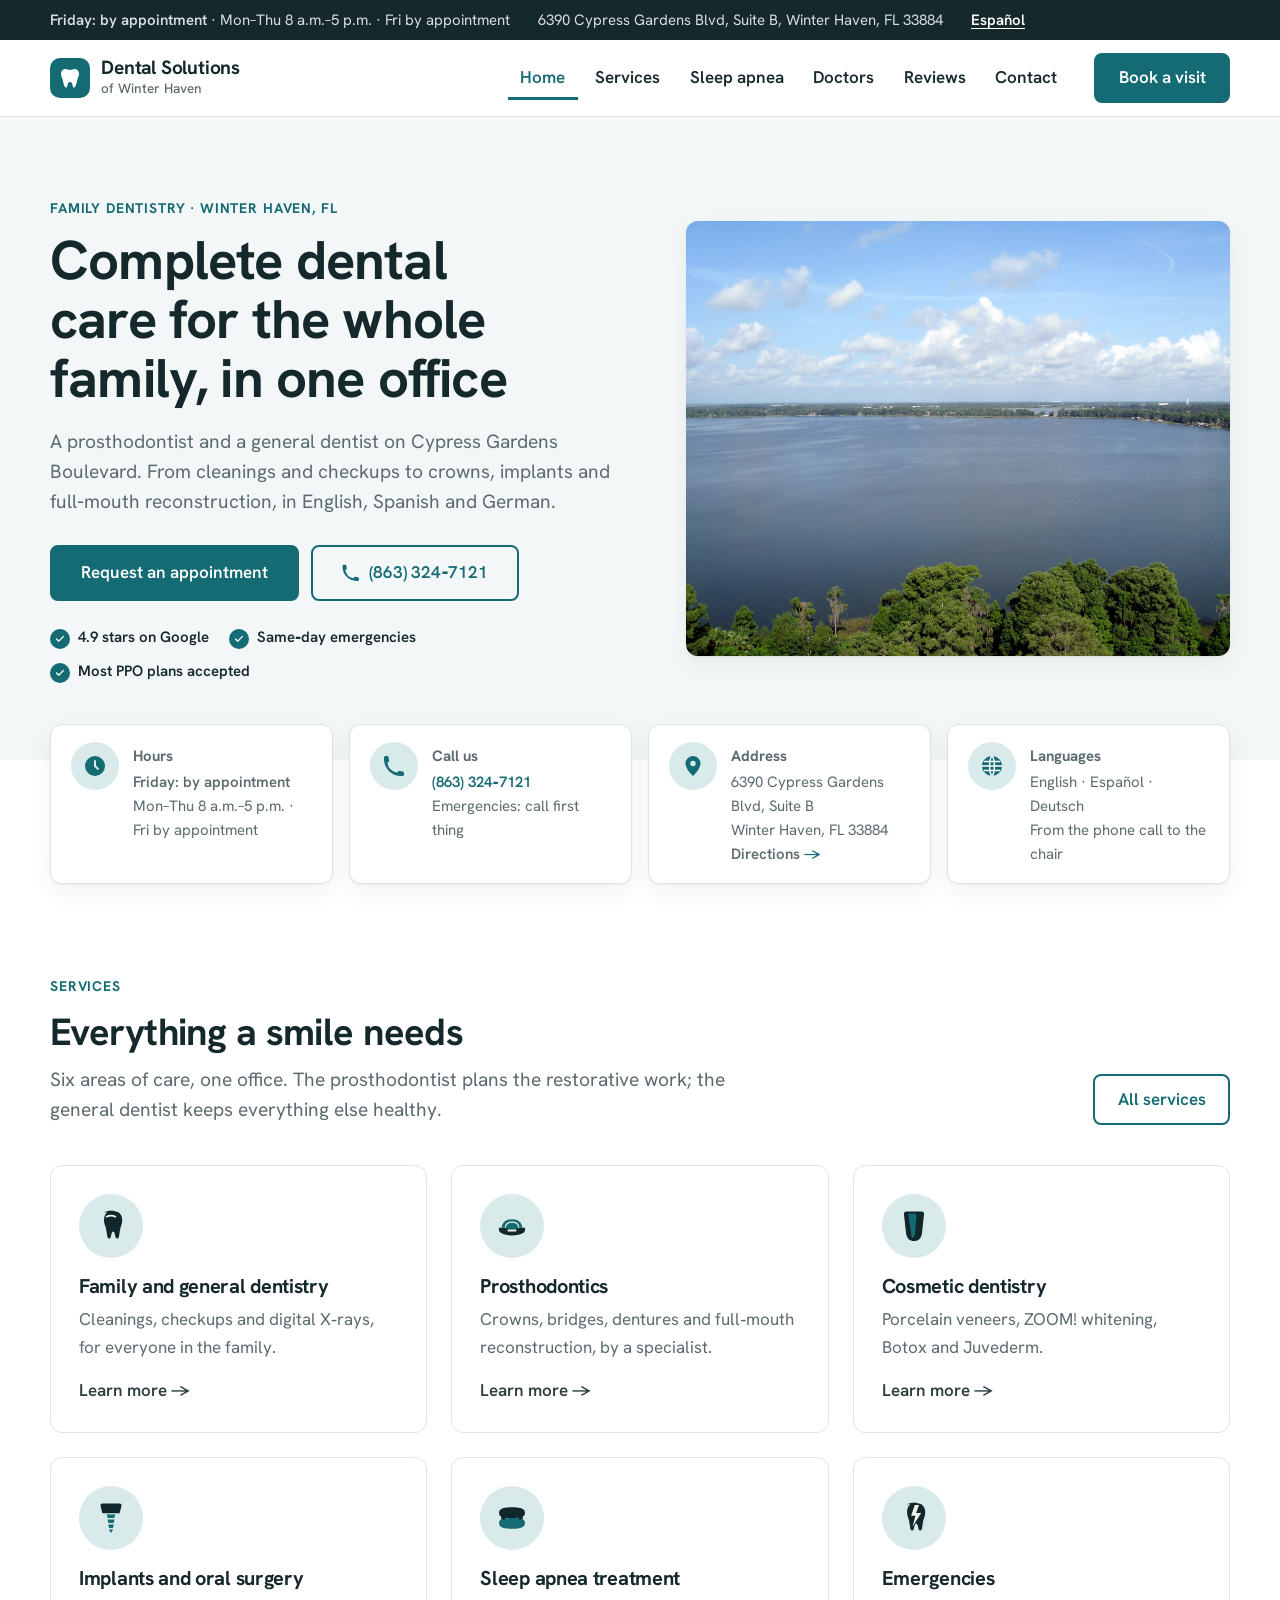
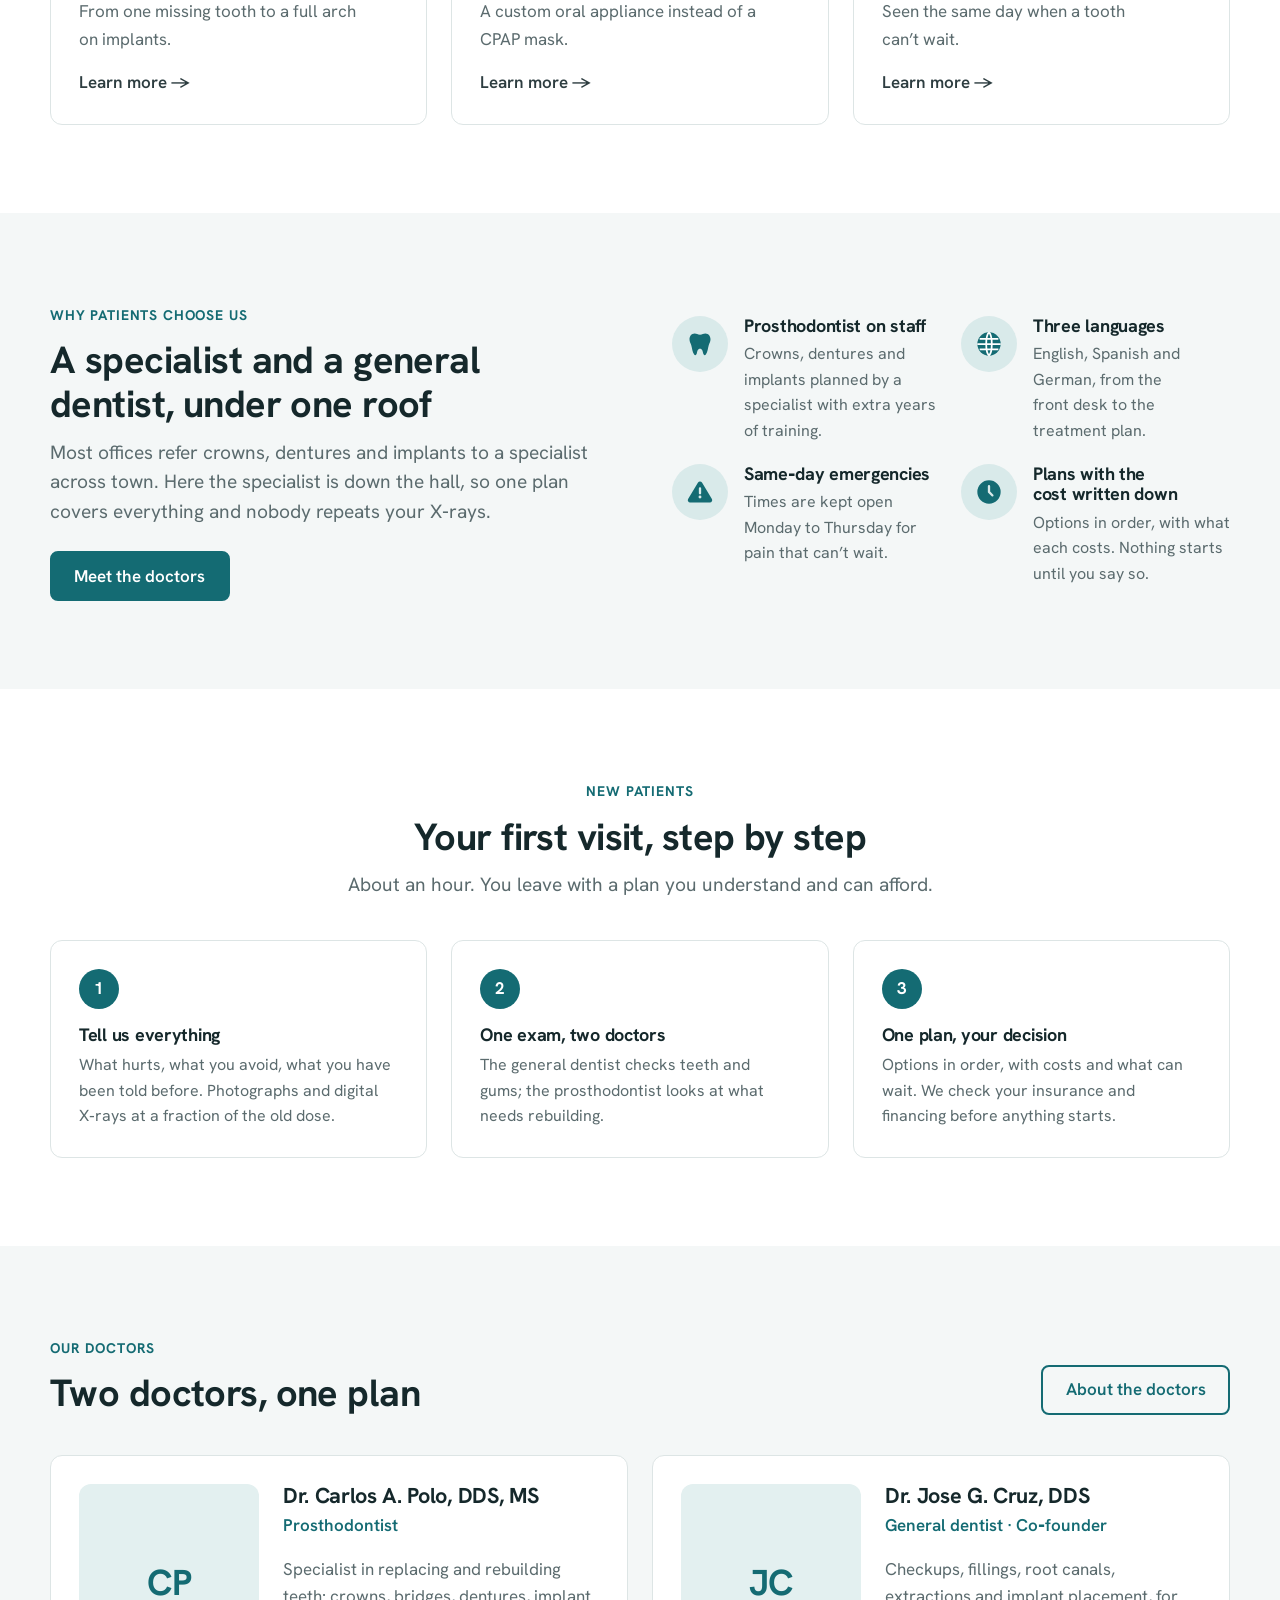
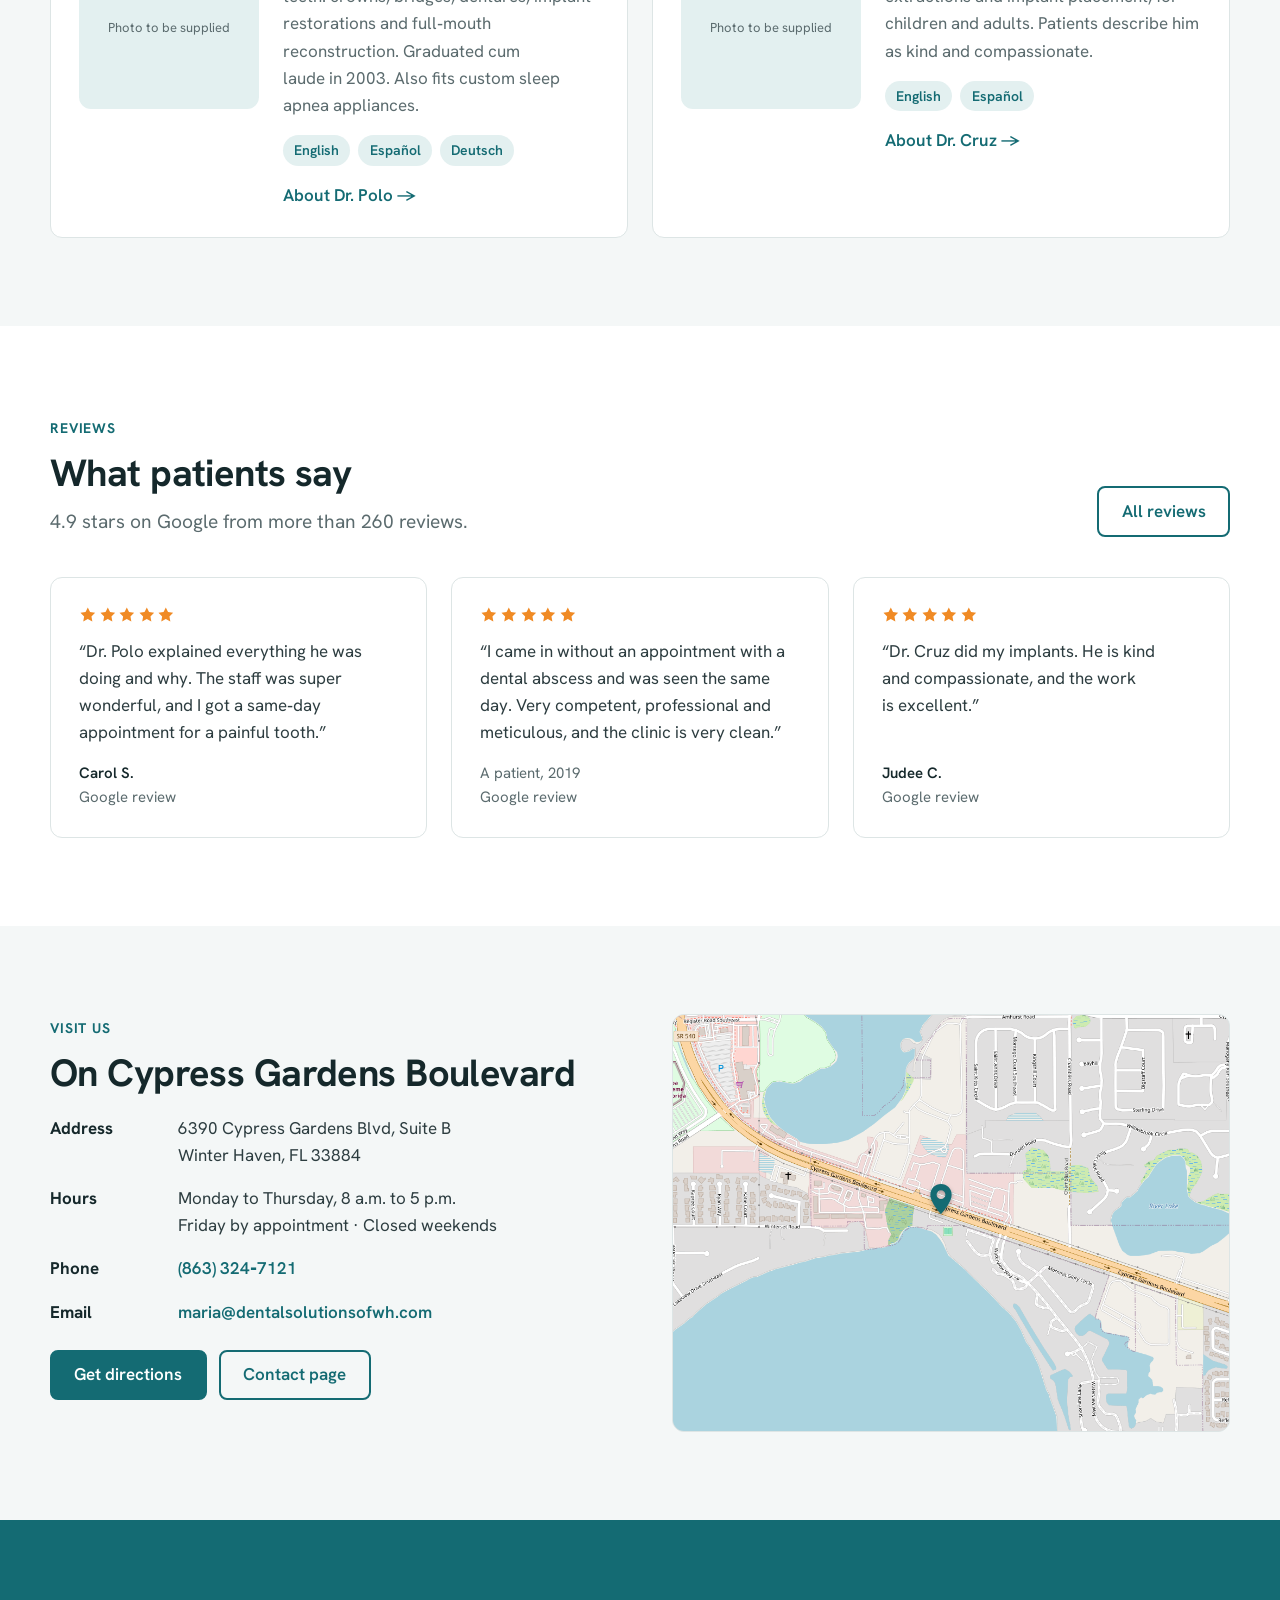
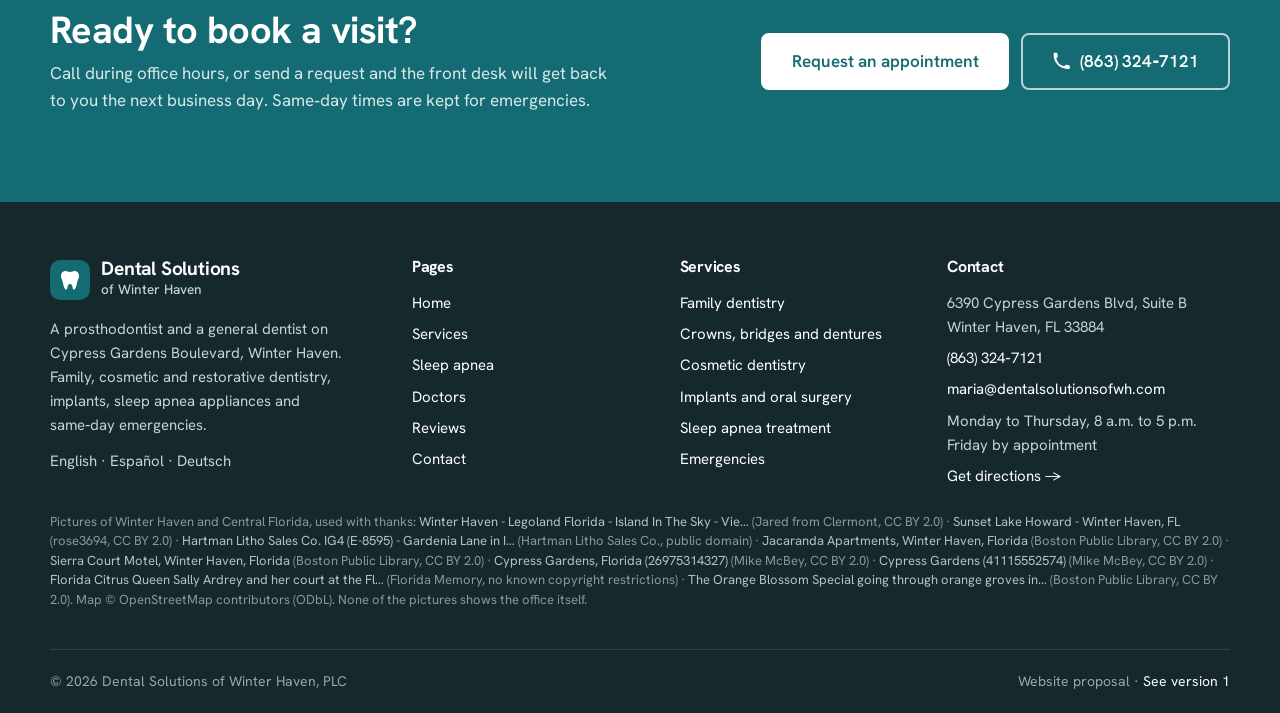
<file: index.html>
<!doctype html>
<html lang="en" data-lang="en">
<head>
<meta charset="utf-8">
<meta name="viewport" content="width=device-width, initial-scale=1, viewport-fit=cover">
<title>Dental Solutions of Winter Haven · Dentists on Cypress Gardens Blvd</title>
<meta name="description" content="A prosthodontist and a general dentist in Winter Haven, FL. Family dentistry, crowns, dentures, implants, veneers, sleep apnea appliances and same‑day emergencies. English, Spanish, German.">
<meta name="theme-color" content="#15282b">
<meta name="color-scheme" content="light">
<meta property="og:title" content="Dental Solutions of Winter Haven · Dentists on Cypress Gardens Blvd">
<meta property="og:description" content="A prosthodontist and a general dentist in Winter Haven, FL. Family dentistry, crowns, dentures, implants, veneers, sleep apnea appliances and same‑day emergencies. English, Spanish, German.">
<meta property="og:type" content="website">
<meta property="og:locale" content="en_US">
<meta property="og:locale:alternate" content="es_US">
<script type="application/ld+json">{"@context": "https://schema.org", "@type": "Dentist", "name": "Dental Solutions of Winter Haven", "url": "https://www.dentalsolutionsofwh.com/", "telephone": "+1-863-324-7121", "email": "maria@dentalsolutionsofwh.com", "address": {"@type": "PostalAddress", "streetAddress": "6390 Cypress Gardens Blvd, Suite B", "addressLocality": "Winter Haven", "addressRegion": "FL", "postalCode": "33884", "addressCountry": "US"}, "geo": {"@type": "GeoCoordinates", "latitude": 27.9825809, "longitude": -81.6782343}, "openingHoursSpecification": [{"@type": "OpeningHoursSpecification", "dayOfWeek": ["Monday", "Tuesday", "Wednesday", "Thursday"], "opens": "08:00", "closes": "17:00"}], "employee": [{"@type": "Person", "name": "Dr. Carlos A. Polo", "jobTitle": "Prosthodontist"}, {"@type": "Person", "name": "Dr. Jose G. Cruz", "jobTitle": "Dentist"}], "knowsLanguage": ["en", "es", "de"], "paymentAccepted": "Cash, Check, Visa, Mastercard, American Express, Discover, CareCredit"}</script>
<script>document.documentElement.classList.add('js');try{var l=localStorage.getItem('dswh-lang');if(l==='es'||l==='en'){document.documentElement.dataset.lang=l;document.documentElement.lang=l;}}catch(e){}</script>
<link rel="preconnect" href="https://fonts.googleapis.com">
<link rel="preconnect" href="https://fonts.gstatic.com" crossorigin>
<link href="https://fonts.googleapis.com/css2?family=Hanken+Grotesk:wght@400;500;600;700&display=swap" rel="stylesheet">
<link rel="icon" href="data:image/svg+xml,%3Csvg xmlns='http://www.w3.org/2000/svg' viewBox='0 0 64 64'%3E%3Crect width='64' height='64' rx='14' fill='%23146b73'/%3E%3Cpath d='M22 14c4 0 7 3 10 3s6-3 10-3c7 0 11 6 11 12 0 5-2.5 8.5-4 12-1.5 5-2.5 14-6 18-2.5 3-5 1-5.7-2.5-1-4.5-1.8-9.5-5.3-9.5s-4.3 5-5.3 9.5C26 57 23.5 59 21 56c-3.5-4-4.5-13-6-18-1.5-3.5-4-7-4-12 0-6 4-12 11-12z' fill='%23fff'/%3E%3C/svg%3E">
<link rel="stylesheet" href="styles.css?v=5272a525">
</head>
<body>
<a class="skip" href="#main"><span data-l="en">Skip to content</span><span data-l="es">Ir al contenido</span></a>
<div class="topbar">
  <div class="wrap topbar-row">
    <span><span class="open-now" data-open-now></span><span class="hide-sm"> · <span data-l="en">Mon–Thu 8 a.m.–5 p.m. · Fri by appointment</span><span data-l="es">Lun–jue 8 a.m.–5 p.m. · Vie con cita</span></span></span>
    <span class="hide-sm">6390 Cypress Gardens Blvd, Suite B, Winter Haven, FL 33884</span>
    <span class="spacer hide-md">English · Español · Deutsch</span>
    <button class="lang" id="lang" type="button" aria-label="Cambiar idioma / Change language"><span data-l="en">Español</span><span data-l="es">English</span></button>
  </div>
</div>
<header class="header">
  <div class="wrap header-row">
    <a class="logo " href="index.html" aria-label="Dental Solutions of Winter Haven, home"><span class="logo-mark"><svg viewBox="0 0 24 24" fill="currentColor" aria-hidden="true"><path d="M7.5 3C9 3 10 4 12 4s3-1 4.5-1C19.5 3 21 5.5 21 8c0 2-1 3.5-1.5 5-.6 2-1 6-2.5 8-1 1.3-2 .3-2.3-1-.4-1.8-.7-4-2.7-4s-2.3 2.2-2.7 4c-.3 1.3-1.3 2.3-2.3 1C5.5 19 5.1 15 4.5 13 4 11.5 3 10 3 8c0-2.5 1.5-5 4.5-5z"/></svg></span><span><b>Dental Solutions</b><small>of Winter Haven</small></span></a>
    <nav class="nav" id="menu" aria-label="Main"><a href="index.html" aria-current="page"><span data-l="en">Home</span><span data-l="es">Inicio</span></a><a href="services.html"><span data-l="en">Services</span><span data-l="es">Servicios</span></a><a href="sleep-apnea.html"><span data-l="en">Sleep apnea</span><span data-l="es">Apnea del sueño</span></a><a href="doctors.html"><span data-l="en">Doctors</span><span data-l="es">Doctores</span></a><a href="reviews.html"><span data-l="en">Reviews</span><span data-l="es">Opiniones</span></a><a href="contact.html"><span data-l="en">Contact</span><span data-l="es">Contacto</span></a></nav>
    <div class="header-actions">
      <a class="header-phone" href="tel:+18633247121">(863) 324‑7121</a>
      <a class="btn" href="contact.html#request"><span data-l="en">Book a visit</span><span data-l="es">Reservar cita</span></a>
      <button class="burger" id="burger" type="button" aria-expanded="false" aria-controls="menu"><span data-l="en">Menu</span><span data-l="es">Menú</span></button>
    </div>
  </div>
</header>
<main id="main">
<section class="hero">
  <div class="wrap hero-grid">
    <div>
      <span class="eyebrow"><span data-l="en">Family dentistry · Winter Haven, FL</span><span data-l="es">Odontología familiar · Winter Haven, FL</span></span>
      <h1 class="h1"><span data-l="en">Complete dental care for the whole family, in one office</span><span data-l="es">Atención dental completa para toda la familia, en un solo consultorio</span></h1>
      <p class="lead"><span data-l="en">A prosthodontist and a general dentist on Cypress Gardens Boulevard. From cleanings and checkups to crowns, implants and full‑mouth reconstruction, in English, Spanish and German.</span><span data-l="es">Un prostodoncista y un dentista general en Cypress Gardens Boulevard. De limpiezas y revisiones a coronas, implantes y reconstrucción completa, en español, inglés y alemán.</span></p>
      <div class="btn-row">
        <a class="btn btn-lg" href="contact.html#request"><span data-l="en">Request an appointment</span><span data-l="es">Solicitar una cita</span></a>
        <a class="btn btn-outline btn-lg" href="tel:+18633247121"><svg viewBox="0 0 24 24" fill="currentColor" aria-hidden="true"><path d="M2 3.5A1.5 1.5 0 0 1 3.5 2h1.6a1.5 1.5 0 0 1 1.5 1.3l.5 3.1a1.5 1.5 0 0 1-.5 1.4L5.3 9a12.3 12.3 0 0 0 9.7 9.7l1.2-1.3a1.5 1.5 0 0 1 1.4-.5l3.1.5a1.5 1.5 0 0 1 1.3 1.5v1.6a1.5 1.5 0 0 1-1.5 1.5H19C9.6 22 2 14.4 2 5V3.5z"/></svg> (863) 324‑7121</a>
      </div>
      <ul class="hero-badges">
        <li><span class="check"><svg viewBox="0 0 24 24" fill="none" stroke="currentColor" stroke-width="3" stroke-linecap="round" stroke-linejoin="round" aria-hidden="true"><path d="M20 6 9 17l-5-5"/></svg></span> <span data-l="en">4.9 stars on Google</span><span data-l="es">4,9 estrellas en Google</span></li>
        <li><span class="check"><svg viewBox="0 0 24 24" fill="none" stroke="currentColor" stroke-width="3" stroke-linecap="round" stroke-linejoin="round" aria-hidden="true"><path d="M20 6 9 17l-5-5"/></svg></span> <span data-l="en">Same‑day emergencies</span><span data-l="es">Urgencias el mismo día</span></li>
        <li><span class="check"><svg viewBox="0 0 24 24" fill="none" stroke="currentColor" stroke-width="3" stroke-linecap="round" stroke-linejoin="round" aria-hidden="true"><path d="M20 6 9 17l-5-5"/></svg></span> <span data-l="en">Most PPO plans accepted</span><span data-l="es">Mayoría de planes PPO</span></li>
      </ul>
    </div>
    <figure class="hero-pic"><img src="assets/winter-haven-legoland-florida-island-in-the.jpg" alt="Lake Eloise, Winter Haven, seen from above on a summer day" width="1920" height="1402" fetchpriority="high"></figure>
  </div>
</section>

<section class="wrap strip">
  <div class="strip-grid">
    <div class="info"><span class="icon"><svg viewBox="0 0 24 24" fill="currentColor" aria-hidden="true"><path fill-rule="evenodd" d="M12 2a10 10 0 1 0 0 20 10 10 0 0 0 0-20zm1 5a1 1 0 1 0-2 0v5c0 .3.1.5.3.7l3 3a1 1 0 0 0 1.4-1.4L13 11.6V7z"/></svg></span><div><strong><span data-l="en">Hours</span><span data-l="es">Horario</span></strong><span class="open-now" data-open-now></span><span><span data-l="en">Mon–Thu 8 a.m.–5 p.m. · Fri by appointment</span><span data-l="es">Lun–jue 8 a.m.–5 p.m. · Vie con cita</span></span></div></div>
    <div class="info"><span class="icon"><svg viewBox="0 0 24 24" fill="currentColor" aria-hidden="true"><path d="M2 3.5A1.5 1.5 0 0 1 3.5 2h1.6a1.5 1.5 0 0 1 1.5 1.3l.5 3.1a1.5 1.5 0 0 1-.5 1.4L5.3 9a12.3 12.3 0 0 0 9.7 9.7l1.2-1.3a1.5 1.5 0 0 1 1.4-.5l3.1.5a1.5 1.5 0 0 1 1.3 1.5v1.6a1.5 1.5 0 0 1-1.5 1.5H19C9.6 22 2 14.4 2 5V3.5z"/></svg></span><div><strong><span data-l="en">Call us</span><span data-l="es">Llámenos</span></strong><a href="tel:+18633247121">(863) 324‑7121</a><span><span data-l="en">Emergencies: call first thing</span><span data-l="es">Urgencias: llame a primera hora</span></span></div></div>
    <div class="info"><span class="icon"><svg viewBox="0 0 24 24" fill="currentColor" aria-hidden="true"><path fill-rule="evenodd" d="M12 2a7.5 7.5 0 0 0-7.5 7.5C4.5 15.2 12 22 12 22s7.5-6.8 7.5-12.5A7.5 7.5 0 0 0 12 2zm0 10.2a2.7 2.7 0 1 1 0-5.4 2.7 2.7 0 0 1 0 5.4z"/></svg></span><div><strong><span data-l="en">Address</span><span data-l="es">Dirección</span></strong><span>6390 Cypress Gardens Blvd, Suite B<br>Winter Haven, FL 33884</span><a class="link-arrow" href="https://www.google.com/maps/dir/?api=1&destination=6390+Cypress+Gardens+Blvd+Winter+Haven+FL+33884" target="_blank" rel="noopener"><span data-l="en">Directions</span><span data-l="es">Cómo llegar</span></a></div></div>
    <div class="info"><span class="icon"><svg viewBox="0 0 24 24" fill="currentColor" aria-hidden="true"><circle cx="12" cy="12" r="10"/><path d="M2 12h20M12 2c3.2 3 3.2 17 0 20M12 2c-3.2 3-3.2 17 0 20M4 7.5h16M4 16.5h16" fill="none" stroke="#fff" stroke-width="1.5"/></svg></span><div><strong><span data-l="en">Languages</span><span data-l="es">Idiomas</span></strong><span>English · Español · Deutsch</span><span><span data-l="en">From the phone call to the chair</span><span data-l="es">De la llamada al sillón</span></span></div></div>
  </div>
</section>

<section class="section" id="services">
  <div class="wrap">
    <div class="section-head split">
      <div><span class="eyebrow"><span data-l="en">Services</span><span data-l="es">Servicios</span></span><h2 class="h2"><span data-l="en">Everything a smile needs</span><span data-l="es">Todo lo que una sonrisa necesita</span></h2><p class="lead"><span data-l="en">Six areas of care, one office. The prosthodontist plans the restorative work; the general dentist keeps everything else healthy.</span><span data-l="es">Seis áreas de atención, un solo consultorio. El prostodoncista planea el trabajo restaurador; el dentista general mantiene sano todo lo demás.</span></p></div>
      <a class="btn btn-outline" href="services.html"><span data-l="en">All services</span><span data-l="es">Todos los servicios</span></a>
    </div>
    <div class="grid-3"><a class="card card-link" href="services.html#general"><span class="icon"><svg viewBox="0 0 100 100" aria-hidden="true"><path d="M30 12c10-6 30-6 40 0 12 7 14 24 8 38-3 7-4 20-6 30-1 6-7 7-9 1-2-6-3-16-7-16s-5 10-7 16c-2 6-8 5-9-1-2-10-3-23-6-30-6-14-4-31 6-38z" fill="#10282b"/><path d="M38 24c6-4 18-4 24 0" fill="none" stroke="#f4f1ea" stroke-width="5" stroke-linecap="round"/></svg></span><h3 class="h3"><span data-l="en">Family and general dentistry</span><span data-l="es">Odontología general y familiar</span></h3><p><span data-l="en">Cleanings, checkups and digital X‑rays, for everyone in the family.</span><span data-l="es">Limpiezas, revisiones y radiografías digitales, para toda la familia.</span></p><span class="link link-arrow"><span data-l="en">Learn more</span><span data-l="es">Más información</span></span></a><a class="card card-link" href="services.html#prostho"><span class="icon"><svg viewBox="0 0 160 100" aria-hidden="true"><path d="M22 58h116v10c0 14-26 24-58 24S22 82 22 68z" fill="#10282b"/><path d="M34 56c4-22 18-36 46-36s42 14 46 36c-14 6-30 9-46 9s-32-3-46-9z" fill="#146b73"/><path d="M50 55c2-12 12-22 30-22s28 10 30 22" fill="none" stroke="#f4f1ea" stroke-width="5" stroke-linecap="round"/><rect x="60" y="66" width="40" height="8" rx="4" fill="#f4f1ea"/></svg></span><h3 class="h3"><span data-l="en">Prosthodontics</span><span data-l="es">Prostodoncia</span></h3><p><span data-l="en">Crowns, bridges, dentures and full‑mouth reconstruction, by a specialist.</span><span data-l="es">Coronas, puentes, prótesis y reconstrucción completa, con un especialista.</span></p><span class="link link-arrow"><span data-l="en">Learn more</span><span data-l="es">Más información</span></span></a><a class="card card-link" href="services.html#cosmetic"><span class="icon"><svg viewBox="0 0 100 100" aria-hidden="true"><path d="M28 10h44c4 0 6 3 6 7l-6 54c-2 14-10 21-22 21S30 85 28 71L22 17c0-4 2-7 6-7z" fill="#10282b"/><path d="M34 16h20c2 0 3 2 3 4l-4 50c-1 9-4 13-9 13" fill="#146b73"/></svg></span><h3 class="h3"><span data-l="en">Cosmetic dentistry</span><span data-l="es">Odontología estética</span></h3><p><span data-l="en">Porcelain veneers, ZOOM! whitening, Botox and Juvederm.</span><span data-l="es">Carillas de porcelana, blanqueamiento ZOOM!, Botox y Juvederm.</span></p><span class="link link-arrow"><span data-l="en">Learn more</span><span data-l="es">Más información</span></span></a><a class="card card-link" href="services.html#implants"><span class="icon"><svg viewBox="0 0 100 100" aria-hidden="true"><path d="M26 10h48c4 0 6 3 5 7l-5 20H26l-5-20c-1-4 1-7 5-7z" fill="#10282b"/><path d="M38 40h24l-3 10H41zM40 54h20l-3 10H43zM42 68h16l-3 10H45zM44 82h12l-6 10z" fill="#146b73"/></svg></span><h3 class="h3"><span data-l="en">Implants and oral surgery</span><span data-l="es">Implantes y cirugía oral</span></h3><p><span data-l="en">From one missing tooth to a full arch on implants.</span><span data-l="es">Desde un diente perdido hasta una arcada completa sobre implantes.</span></p><span class="link link-arrow"><span data-l="en">Learn more</span><span data-l="es">Más información</span></span></a><a class="card card-link" href="sleep-apnea.html"><span class="icon"><svg viewBox="0 0 100 100" aria-hidden="true"><path d="M14 36c0-10 8-16 36-16s36 6 36 16-8 14-36 14-36-4-36-14z" fill="#10282b"/><path d="M14 64c0 10 8 16 36 16s36-6 36-16-8-14-36-14-36 4-36 14z" fill="#146b73"/><rect x="20" y="46" width="12" height="8" rx="2" fill="#10282b"/><rect x="68" y="46" width="12" height="8" rx="2" fill="#10282b"/></svg></span><h3 class="h3"><span data-l="en">Sleep apnea treatment</span><span data-l="es">Tratamiento de apnea del sueño</span></h3><p><span data-l="en">A custom oral appliance instead of a CPAP mask.</span><span data-l="es">Un aparato bucal a medida en lugar de la máscara CPAP.</span></p><span class="link link-arrow"><span data-l="en">Learn more</span><span data-l="es">Más información</span></span></a><a class="card card-link" href="services.html#emergency"><span class="icon"><svg viewBox="0 0 100 100" aria-hidden="true"><path d="M30 12c10-6 30-6 40 0 12 7 14 24 8 38-3 7-4 20-6 30-1 6-7 7-9 1-2-6-3-16-7-16s-5 10-7 16c-2 6-8 5-9-1-2-10-3-23-6-30-6-14-4-31 6-38z" fill="#10282b"/><path d="M52 14l-10 30h12l-8 30 24-38H56l8-22z" fill="#f4f1ea"/></svg></span><h3 class="h3"><span data-l="en">Emergencies</span><span data-l="es">Urgencias</span></h3><p><span data-l="en">Seen the same day when a tooth can’t wait.</span><span data-l="es">Atención el mismo día cuando un diente no puede esperar.</span></p><span class="link link-arrow"><span data-l="en">Learn more</span><span data-l="es">Más información</span></span></a></div>
  </div>
</section>

<section class="section section-alt">
  <div class="wrap two-col">
    <div>
      <span class="eyebrow"><span data-l="en">Why patients choose us</span><span data-l="es">Por qué nos eligen</span></span>
      <h2 class="h2"><span data-l="en">A specialist and a general dentist, under one roof</span><span data-l="es">Un especialista y un dentista general, bajo un mismo techo</span></h2>
      <p class="lead" style="margin-top:0.75rem"><span data-l="en">Most offices refer crowns, dentures and implants to a specialist across town. Here the specialist is down the hall, so one plan covers everything and nobody repeats your X‑rays.</span><span data-l="es">La mayoría de los consultorios remiten coronas, prótesis e implantes a un especialista al otro lado del pueblo. Aquí el especialista está en el pasillo: un solo plan lo cubre todo y nadie repite sus radiografías.</span></p>
      <div class="btn-row" style="margin-top:1.5rem"><a class="btn" href="doctors.html"><span data-l="en">Meet the doctors</span><span data-l="es">Conozca a los doctores</span></a></div>
    </div>
    <div class="grid-2" style="gap:1.25rem">
      <div class="feature"><span class="icon"><svg viewBox="0 0 24 24" fill="currentColor" aria-hidden="true"><path d="M7.5 3C9 3 10 4 12 4s3-1 4.5-1C19.5 3 21 5.5 21 8c0 2-1 3.5-1.5 5-.6 2-1 6-2.5 8-1 1.3-2 .3-2.3-1-.4-1.8-.7-4-2.7-4s-2.3 2.2-2.7 4c-.3 1.3-1.3 2.3-2.3 1C5.5 19 5.1 15 4.5 13 4 11.5 3 10 3 8c0-2.5 1.5-5 4.5-5z"/></svg></span><div><h3><span data-l="en">Prosthodontist on staff</span><span data-l="es">Prostodoncista en el equipo</span></h3><p><span data-l="en">Crowns, dentures and implants planned by a specialist with extra years of training.</span><span data-l="es">Coronas, prótesis e implantes planeados por un especialista con años extra de formación.</span></p></div></div>
      <div class="feature"><span class="icon"><svg viewBox="0 0 24 24" fill="currentColor" aria-hidden="true"><circle cx="12" cy="12" r="10"/><path d="M2 12h20M12 2c3.2 3 3.2 17 0 20M12 2c-3.2 3-3.2 17 0 20M4 7.5h16M4 16.5h16" fill="none" stroke="#fff" stroke-width="1.5"/></svg></span><div><h3><span data-l="en">Three languages</span><span data-l="es">Tres idiomas</span></h3><p><span data-l="en">English, Spanish and German, from the front desk to the treatment plan.</span><span data-l="es">Inglés, español y alemán, de la recepción al plan de tratamiento.</span></p></div></div>
      <div class="feature"><span class="icon"><svg viewBox="0 0 24 24" fill="currentColor" aria-hidden="true"><path fill-rule="evenodd" d="M10.3 3.9a2 2 0 0 1 3.4 0l8.5 14.1a2 2 0 0 1-1.7 3H3.5a2 2 0 0 1-1.7-3l8.5-14.1zM12 8a1 1 0 0 0-1 1v4a1 1 0 1 0 2 0V9a1 1 0 0 0-1-1zm0 9.5a1.25 1.25 0 1 0 0-2.5 1.25 1.25 0 0 0 0 2.5z"/></svg></span><div><h3><span data-l="en">Same‑day emergencies</span><span data-l="es">Urgencias el mismo día</span></h3><p><span data-l="en">Times are kept open Monday to Thursday for pain that can’t wait.</span><span data-l="es">Se reservan horas de lunes a jueves para el dolor que no puede esperar.</span></p></div></div>
      <div class="feature"><span class="icon"><svg viewBox="0 0 24 24" fill="currentColor" aria-hidden="true"><path fill-rule="evenodd" d="M12 2a10 10 0 1 0 0 20 10 10 0 0 0 0-20zm1 5a1 1 0 1 0-2 0v5c0 .3.1.5.3.7l3 3a1 1 0 0 0 1.4-1.4L13 11.6V7z"/></svg></span><div><h3><span data-l="en">Plans with the cost written down</span><span data-l="es">Planes con el costo por escrito</span></h3><p><span data-l="en">Options in order, with what each costs. Nothing starts until you say so.</span><span data-l="es">Opciones en orden, con lo que cuesta cada una. Nada empieza hasta que usted lo diga.</span></p></div></div>
    </div>
  </div>
</section>

<section class="section">
  <div class="wrap">
    <div class="section-head center"><span class="eyebrow"><span data-l="en">New patients</span><span data-l="es">Nuevos pacientes</span></span><h2 class="h2"><span data-l="en">Your first visit, step by step</span><span data-l="es">Su primera visita, paso a paso</span></h2><p class="lead"><span data-l="en">About an hour. You leave with a plan you understand and can afford.</span><span data-l="es">Alrededor de una hora. Sale con un plan que entiende y puede pagar.</span></p></div>
    <div class="steps">
      <div class="step"><h3><span data-l="en">Tell us everything</span><span data-l="es">Cuéntenos todo</span></h3><p><span data-l="en">What hurts, what you avoid, what you have been told before. Photographs and digital X‑rays at a fraction of the old dose.</span><span data-l="es">Qué duele, qué evita, qué le han dicho antes. Fotografías y radiografías digitales con una fracción de la dosis de antes.</span></p></div>
      <div class="step"><h3><span data-l="en">One exam, two doctors</span><span data-l="es">Un examen, dos doctores</span></h3><p><span data-l="en">The general dentist checks teeth and gums; the prosthodontist looks at what needs rebuilding.</span><span data-l="es">El dentista general revisa dientes y encías; el prostodoncista ve lo que hay que reconstruir.</span></p></div>
      <div class="step"><h3><span data-l="en">One plan, your decision</span><span data-l="es">Un plan, su decisión</span></h3><p><span data-l="en">Options in order, with costs and what can wait. We check your insurance and financing before anything starts.</span><span data-l="es">Opciones en orden, con costos y lo que puede esperar. Verificamos su seguro y financiamiento antes de empezar.</span></p></div>
    </div>
  </div>
</section>

<section class="section section-alt">
  <div class="wrap">
    <div class="section-head split">
      <div><span class="eyebrow"><span data-l="en">Our doctors</span><span data-l="es">Nuestros doctores</span></span><h2 class="h2"><span data-l="en">Two doctors, one plan</span><span data-l="es">Dos doctores, un plan</span></h2></div>
      <a class="btn btn-outline" href="doctors.html"><span data-l="en">About the doctors</span><span data-l="es">Sobre los doctores</span></a>
    </div>
    <div class="grid-2">
<div class="card doctor">
  <div class="doctor-photo"><div><b>CP</b><span><span data-l="en">Photo to be supplied</span><span data-l="es">Foto a entregar</span></span></div></div>
  <div>
    <h3>Dr. Carlos A. Polo, DDS, MS</h3>
    <p class="role"><span data-l="en">Prosthodontist</span><span data-l="es">Prostodoncista</span></p>
    <p><span data-l="en">Specialist in replacing and rebuilding teeth: crowns, bridges, dentures, implant restorations and full‑mouth reconstruction. Graduated cum laude in 2003. Also fits custom sleep apnea appliances.</span><span data-l="es">Especialista en reemplazar y reconstruir dientes: coronas, puentes, prótesis, restauraciones sobre implantes y reconstrucción completa. Graduado cum laude en 2003. También ajusta aparatos a medida para apnea del sueño.</span></p>
    <ul class="tags"><li class="tag">English</li><li class="tag">Español</li><li class="tag">Deutsch</li></ul>
    <a class="link link-arrow" href="doctors.html#polo" style="display:inline-block;margin-top:1rem"><span data-l="en">About Dr. Polo</span><span data-l="es">Sobre el Dr. Polo</span></a>
  </div>
</div>
<div class="card doctor">
  <div class="doctor-photo"><div><b>JC</b><span><span data-l="en">Photo to be supplied</span><span data-l="es">Foto a entregar</span></span></div></div>
  <div>
    <h3>Dr. Jose G. Cruz, DDS</h3>
    <p class="role"><span data-l="en">General dentist · Co‑founder</span><span data-l="es">Dentista general · Cofundador</span></p>
    <p><span data-l="en">Checkups, fillings, root canals, extractions and implant placement, for children and adults. Patients describe him as kind and compassionate.</span><span data-l="es">Revisiones, empastes, conductos, extracciones y colocación de implantes, para niños y adultos. Los pacientes lo describen como amable y compasivo.</span></p>
    <ul class="tags"><li class="tag">English</li><li class="tag">Español</li></ul>
    <a class="link link-arrow" href="doctors.html#cruz" style="display:inline-block;margin-top:1rem"><span data-l="en">About Dr. Cruz</span><span data-l="es">Sobre el Dr. Cruz</span></a>
  </div>
</div></div>
  </div>
</section>

<section class="section">
  <div class="wrap">
    <div class="section-head split">
      <div><span class="eyebrow"><span data-l="en">Reviews</span><span data-l="es">Opiniones</span></span><h2 class="h2"><span data-l="en">What patients say</span><span data-l="es">Lo que dicen los pacientes</span></h2><p class="lead"><span data-l="en">4.9 stars on Google from more than 260 reviews.</span><span data-l="es">4,9 estrellas en Google con más de 260 opiniones.</span></p></div>
      <a class="btn btn-outline" href="reviews.html"><span data-l="en">All reviews</span><span data-l="es">Todas las opiniones</span></a>
    </div>
    <div class="grid-3"><blockquote class="card review"><span class="stars" aria-label="5 stars"><svg viewBox="0 0 24 24" fill="currentColor" aria-hidden="true"><path d="M12 2l3.1 6.3 6.9 1-5 4.9 1.2 6.8L12 17.8 5.8 21l1.2-6.8-5-4.9 6.9-1z"/></svg><svg viewBox="0 0 24 24" fill="currentColor" aria-hidden="true"><path d="M12 2l3.1 6.3 6.9 1-5 4.9 1.2 6.8L12 17.8 5.8 21l1.2-6.8-5-4.9 6.9-1z"/></svg><svg viewBox="0 0 24 24" fill="currentColor" aria-hidden="true"><path d="M12 2l3.1 6.3 6.9 1-5 4.9 1.2 6.8L12 17.8 5.8 21l1.2-6.8-5-4.9 6.9-1z"/></svg><svg viewBox="0 0 24 24" fill="currentColor" aria-hidden="true"><path d="M12 2l3.1 6.3 6.9 1-5 4.9 1.2 6.8L12 17.8 5.8 21l1.2-6.8-5-4.9 6.9-1z"/></svg><svg viewBox="0 0 24 24" fill="currentColor" aria-hidden="true"><path d="M12 2l3.1 6.3 6.9 1-5 4.9 1.2 6.8L12 17.8 5.8 21l1.2-6.8-5-4.9 6.9-1z"/></svg></span><p><span data-l="en">“Dr. Polo explained everything he was doing and why. The staff was super wonderful, and I got a same‑day appointment for a painful tooth.”</span><span data-l="es">“El Dr. Polo me explicó todo lo que hacía y por qué. El personal fue maravilloso, y me dieron cita el mismo día por un diente que dolía.”</span></p><footer>Carol S.<span><span data-l="en">Google review</span><span data-l="es">Opinión en Google</span></span></footer></blockquote><blockquote class="card review"><span class="stars" aria-label="5 stars"><svg viewBox="0 0 24 24" fill="currentColor" aria-hidden="true"><path d="M12 2l3.1 6.3 6.9 1-5 4.9 1.2 6.8L12 17.8 5.8 21l1.2-6.8-5-4.9 6.9-1z"/></svg><svg viewBox="0 0 24 24" fill="currentColor" aria-hidden="true"><path d="M12 2l3.1 6.3 6.9 1-5 4.9 1.2 6.8L12 17.8 5.8 21l1.2-6.8-5-4.9 6.9-1z"/></svg><svg viewBox="0 0 24 24" fill="currentColor" aria-hidden="true"><path d="M12 2l3.1 6.3 6.9 1-5 4.9 1.2 6.8L12 17.8 5.8 21l1.2-6.8-5-4.9 6.9-1z"/></svg><svg viewBox="0 0 24 24" fill="currentColor" aria-hidden="true"><path d="M12 2l3.1 6.3 6.9 1-5 4.9 1.2 6.8L12 17.8 5.8 21l1.2-6.8-5-4.9 6.9-1z"/></svg><svg viewBox="0 0 24 24" fill="currentColor" aria-hidden="true"><path d="M12 2l3.1 6.3 6.9 1-5 4.9 1.2 6.8L12 17.8 5.8 21l1.2-6.8-5-4.9 6.9-1z"/></svg></span><p><span data-l="en">“I came in without an appointment with a dental abscess and was seen the same day. Very competent, professional and meticulous, and the clinic is very clean.”</span><span data-l="es">“Llegué sin cita con un absceso dental y me atendieron el mismo día. Muy competente, profesional y meticuloso, y la clínica está impecable.”</span></p><footer><span data-l="en">A patient, 2019</span><span data-l="es">Un paciente, 2019</span><span><span data-l="en">Google review</span><span data-l="es">Opinión en Google</span></span></footer></blockquote><blockquote class="card review"><span class="stars" aria-label="5 stars"><svg viewBox="0 0 24 24" fill="currentColor" aria-hidden="true"><path d="M12 2l3.1 6.3 6.9 1-5 4.9 1.2 6.8L12 17.8 5.8 21l1.2-6.8-5-4.9 6.9-1z"/></svg><svg viewBox="0 0 24 24" fill="currentColor" aria-hidden="true"><path d="M12 2l3.1 6.3 6.9 1-5 4.9 1.2 6.8L12 17.8 5.8 21l1.2-6.8-5-4.9 6.9-1z"/></svg><svg viewBox="0 0 24 24" fill="currentColor" aria-hidden="true"><path d="M12 2l3.1 6.3 6.9 1-5 4.9 1.2 6.8L12 17.8 5.8 21l1.2-6.8-5-4.9 6.9-1z"/></svg><svg viewBox="0 0 24 24" fill="currentColor" aria-hidden="true"><path d="M12 2l3.1 6.3 6.9 1-5 4.9 1.2 6.8L12 17.8 5.8 21l1.2-6.8-5-4.9 6.9-1z"/></svg><svg viewBox="0 0 24 24" fill="currentColor" aria-hidden="true"><path d="M12 2l3.1 6.3 6.9 1-5 4.9 1.2 6.8L12 17.8 5.8 21l1.2-6.8-5-4.9 6.9-1z"/></svg></span><p><span data-l="en">“Dr. Cruz did my implants. He is kind and compassionate, and the work is excellent.”</span><span data-l="es">“El Dr. Cruz hizo mis implantes. Es amable y compasivo, y el trabajo es excelente.”</span></p><footer>Judee C.<span><span data-l="en">Google review</span><span data-l="es">Opinión en Google</span></span></footer></blockquote></div>
  </div>
</section>

<section class="section section-alt">
  <div class="wrap two-col two-col-start">
    <div>
      <span class="eyebrow"><span data-l="en">Visit us</span><span data-l="es">Visítenos</span></span>
      <h2 class="h2"><span data-l="en">On Cypress Gardens Boulevard</span><span data-l="es">En Cypress Gardens Boulevard</span></h2>
      <dl class="facts" style="margin-top:1.25rem">
        <div><dt><span data-l="en">Address</span><span data-l="es">Dirección</span></dt><dd>6390 Cypress Gardens Blvd, Suite B<br>Winter Haven, FL 33884</dd></div>
        <div><dt><span data-l="en">Hours</span><span data-l="es">Horario</span></dt><dd><span data-l="en">Monday to Thursday, 8 a.m. to 5 p.m.</span><span data-l="es">Lunes a jueves, 8 a.m. a 5 p.m.</span><br><span data-l="en">Friday by appointment · Closed weekends</span><span data-l="es">Viernes con cita · Cerrado fines de semana</span></dd></div>
        <div><dt><span data-l="en">Phone</span><span data-l="es">Teléfono</span></dt><dd><a href="tel:+18633247121">(863) 324‑7121</a></dd></div>
        <div><dt>Email</dt><dd><a href="mailto:maria@dentalsolutionsofwh.com">maria@dentalsolutionsofwh.com</a></dd></div>
      </dl>
      <div class="btn-row" style="margin-top:1.5rem">
        <a class="btn" href="https://www.google.com/maps/dir/?api=1&destination=6390+Cypress+Gardens+Blvd+Winter+Haven+FL+33884" target="_blank" rel="noopener"><span data-l="en">Get directions</span><span data-l="es">Cómo llegar</span></a>
        <a class="btn btn-outline" href="contact.html"><span data-l="en">Contact page</span><span data-l="es">Página de contacto</span></a>
      </div>
    </div>
    <div class="tilemap" role="img" aria-label="Map of 6390 Cypress Gardens Boulevard, Winter Haven"><div class="tilemap-grid"><img src="assets/map/16-17897-27457.png" width="256" height="256" alt="" loading="lazy"><img src="assets/map/16-17898-27457.png" width="256" height="256" alt="" loading="lazy"><img src="assets/map/16-17899-27457.png" width="256" height="256" alt="" loading="lazy"><img src="assets/map/16-17900-27457.png" width="256" height="256" alt="" loading="lazy"><img src="assets/map/16-17897-27458.png" width="256" height="256" alt="" loading="lazy"><img src="assets/map/16-17898-27458.png" width="256" height="256" alt="" loading="lazy"><img src="assets/map/16-17899-27458.png" width="256" height="256" alt="" loading="lazy"><img src="assets/map/16-17900-27458.png" width="256" height="256" alt="" loading="lazy"><img src="assets/map/16-17897-27459.png" width="256" height="256" alt="" loading="lazy"><img src="assets/map/16-17898-27459.png" width="256" height="256" alt="" loading="lazy"><img src="assets/map/16-17899-27459.png" width="256" height="256" alt="" loading="lazy"><img src="assets/map/16-17900-27459.png" width="256" height="256" alt="" loading="lazy"></div><span class="tilemap-pin" style="left:48.28%;top:47.90%"><svg viewBox="0 0 24 24" fill="currentColor"><path d="M12 0a8.5 8.5 0 0 0-8.5 8.5C3.5 15 12 24 12 24s8.5-9 8.5-15.5A8.5 8.5 0 0 0 12 0zm0 12a3.5 3.5 0 1 1 0-7 3.5 3.5 0 0 1 0 7z"/></svg></span></div>
  </div>
</section>
<section class="section band">
  <div class="wrap band-row">
    <div>
      <h2 class="h2"><span data-l="en">Ready to book a visit?</span><span data-l="es">¿Listo para reservar una cita?</span></h2>
      <p><span data-l="en">Call during office hours, or send a request and the front desk will get back to you the next business day. Same‑day times are kept for emergencies.</span><span data-l="es">Llame en horario de oficina o envíe una solicitud y la recepción le responde el siguiente día hábil. Se reservan horas del mismo día para urgencias.</span></p>
    </div>
    <div class="btn-row">
      <a class="btn btn-white btn-lg" href="contact.html#request"><span data-l="en">Request an appointment</span><span data-l="es">Solicitar una cita</span></a>
      <a class="btn btn-ghost-white btn-lg" href="tel:+18633247121"><svg viewBox="0 0 24 24" fill="currentColor" aria-hidden="true"><path d="M2 3.5A1.5 1.5 0 0 1 3.5 2h1.6a1.5 1.5 0 0 1 1.5 1.3l.5 3.1a1.5 1.5 0 0 1-.5 1.4L5.3 9a12.3 12.3 0 0 0 9.7 9.7l1.2-1.3a1.5 1.5 0 0 1 1.4-.5l3.1.5a1.5 1.5 0 0 1 1.3 1.5v1.6a1.5 1.5 0 0 1-1.5 1.5H19C9.6 22 2 14.4 2 5V3.5z"/></svg> (863) 324‑7121</a>
    </div>
  </div>
</section>
</main>
<footer class="footer">
  <div class="wrap">
    <div class="footer-grid">
      <div>
        <a class="logo " href="index.html" aria-label="Dental Solutions of Winter Haven, home"><span class="logo-mark"><svg viewBox="0 0 24 24" fill="currentColor" aria-hidden="true"><path d="M7.5 3C9 3 10 4 12 4s3-1 4.5-1C19.5 3 21 5.5 21 8c0 2-1 3.5-1.5 5-.6 2-1 6-2.5 8-1 1.3-2 .3-2.3-1-.4-1.8-.7-4-2.7-4s-2.3 2.2-2.7 4c-.3 1.3-1.3 2.3-2.3 1C5.5 19 5.1 15 4.5 13 4 11.5 3 10 3 8c0-2.5 1.5-5 4.5-5z"/></svg></span><span><b>Dental Solutions</b><small>of Winter Haven</small></span></a>
        <p><span data-l="en">A prosthodontist and a general dentist on Cypress Gardens Boulevard, Winter Haven. Family, cosmetic and restorative dentistry, implants, sleep apnea appliances and same‑day emergencies.</span><span data-l="es">Un prostodoncista y un dentista general en Cypress Gardens Boulevard, Winter Haven. Odontología familiar, estética y restauradora, implantes, aparatos para apnea del sueño y urgencias el mismo día.</span></p>
        <p style="margin-top:0.75rem">English · Español · Deutsch</p>
      </div>
      <div><h4><span data-l="en">Pages</span><span data-l="es">Páginas</span></h4><ul><li><a href="index.html"><span data-l="en">Home</span><span data-l="es">Inicio</span></a></li><li><a href="services.html"><span data-l="en">Services</span><span data-l="es">Servicios</span></a></li><li><a href="sleep-apnea.html"><span data-l="en">Sleep apnea</span><span data-l="es">Apnea del sueño</span></a></li><li><a href="doctors.html"><span data-l="en">Doctors</span><span data-l="es">Doctores</span></a></li><li><a href="reviews.html"><span data-l="en">Reviews</span><span data-l="es">Opiniones</span></a></li><li><a href="contact.html"><span data-l="en">Contact</span><span data-l="es">Contacto</span></a></li></ul></div>
      <div><h4><span data-l="en">Services</span><span data-l="es">Servicios</span></h4><ul>
        <li><a href="services.html#general"><span data-l="en">Family dentistry</span><span data-l="es">Odontología familiar</span></a></li>
        <li><a href="services.html#prostho"><span data-l="en">Crowns, bridges and dentures</span><span data-l="es">Coronas, puentes y prótesis</span></a></li>
        <li><a href="services.html#cosmetic"><span data-l="en">Cosmetic dentistry</span><span data-l="es">Odontología estética</span></a></li>
        <li><a href="services.html#implants"><span data-l="en">Implants and oral surgery</span><span data-l="es">Implantes y cirugía oral</span></a></li>
        <li><a href="sleep-apnea.html"><span data-l="en">Sleep apnea treatment</span><span data-l="es">Tratamiento de apnea del sueño</span></a></li>
        <li><a href="services.html#emergency"><span data-l="en">Emergencies</span><span data-l="es">Urgencias</span></a></li>
      </ul></div>
      <div><h4><span data-l="en">Contact</span><span data-l="es">Contacto</span></h4><ul>
        <li>6390 Cypress Gardens Blvd, Suite B<br>Winter Haven, FL 33884</li>
        <li><a href="tel:+18633247121">(863) 324‑7121</a></li>
        <li><a href="mailto:maria@dentalsolutionsofwh.com">maria@dentalsolutionsofwh.com</a></li>
        <li><span data-l="en">Monday to Thursday, 8 a.m. to 5 p.m.</span><span data-l="es">Lunes a jueves, 8 a.m. a 5 p.m.</span><br><span data-l="en">Friday by appointment</span><span data-l="es">Viernes con cita</span></li>
        <li><a class="link-arrow" href="https://www.google.com/maps/dir/?api=1&destination=6390+Cypress+Gardens+Blvd+Winter+Haven+FL+33884" target="_blank" rel="noopener"><span data-l="en">Get directions</span><span data-l="es">Cómo llegar</span></a></li>
      </ul></div>
    </div>
    <p class="credits"><span data-l="en">Pictures of Winter Haven and Central Florida, used with thanks:</span><span data-l="es">Imágenes de Winter Haven y Florida Central, usadas con agradecimiento:</span> <a href="https://commons.wikimedia.org/w/index.php?curid=78786937" rel="noopener">Winter Haven - Legoland Florida - Island In The Sky - Vie…</a> (Jared from Clermont, CC BY 2.0) · <a href="https://www.flickr.com/photos/9939138@N05/6604422863" rel="noopener">Sunset Lake Howard - Winter Haven, FL</a> (rose3694, CC BY 2.0) · <a href="https://commons.wikimedia.org/wiki/File:Hartman_Litho_Sales_Co._IG4_(E-8595)_-_Gardenia_Lane_in_Idyllwild_Gardens,_Winter_Haven,_Florida_front.jpg" rel="noopener">Hartman Litho Sales Co. IG4 (E-8595) - Gardenia Lane in I…</a> (Hartman Litho Sales Co., public domain) · <a href="https://www.flickr.com/photos/24029425@N06/8102650862" rel="noopener">Jacaranda Apartments, Winter Haven, Florida</a> (Boston Public Library, CC BY 2.0) · <a href="https://www.flickr.com/photos/24029425@N06/8102651428" rel="noopener">Sierra Court Motel, Winter Haven, Florida</a> (Boston Public Library, CC BY 2.0) · <a href="https://commons.wikimedia.org/w/index.php?curid=78922174" rel="noopener">Cypress Gardens, Florida (26975314327)</a> (Mike McBey, CC BY 2.0) · <a href="https://commons.wikimedia.org/w/index.php?curid=78922175" rel="noopener">Cypress Gardens (41115552574)</a> (Mike McBey, CC BY 2.0) · <a href="https://commons.wikimedia.org/wiki/File:Florida_Citrus_Queen_Sally_Ardrey_and_her_court_at_the_Florida_Citrus_Exposition_in_Winter_Haven.jpg" rel="noopener">Florida Citrus Queen Sally Ardrey and her court at the Fl…</a> (Florida Memory, no known copyright restrictions) · <a href="https://www.flickr.com/photos/24029425@N06/7752655736" rel="noopener">The Orange Blossom Special going through orange groves in…</a> (Boston Public Library, CC BY 2.0). <span data-l="en">Map</span><span data-l="es">Mapa</span> © OpenStreetMap contributors (ODbL). <span data-l="en">None of the pictures shows the office itself.</span><span data-l="es">Ninguna imagen muestra el consultorio en sí.</span></p>
    <div class="footer-bottom">
      <span>© 2026 Dental Solutions of Winter Haven, PLC</span>
      <span><span data-l="en">Website proposal</span><span data-l="es">Propuesta de sitio web</span> · <a href="v1/index.html"><span data-l="en">See version 1</span><span data-l="es">Ver versión 1</span></a></span>
    </div>
  </div>
</footer>
<script src="main.js?v=f303de44"></script>
</body>
</html>
</file>
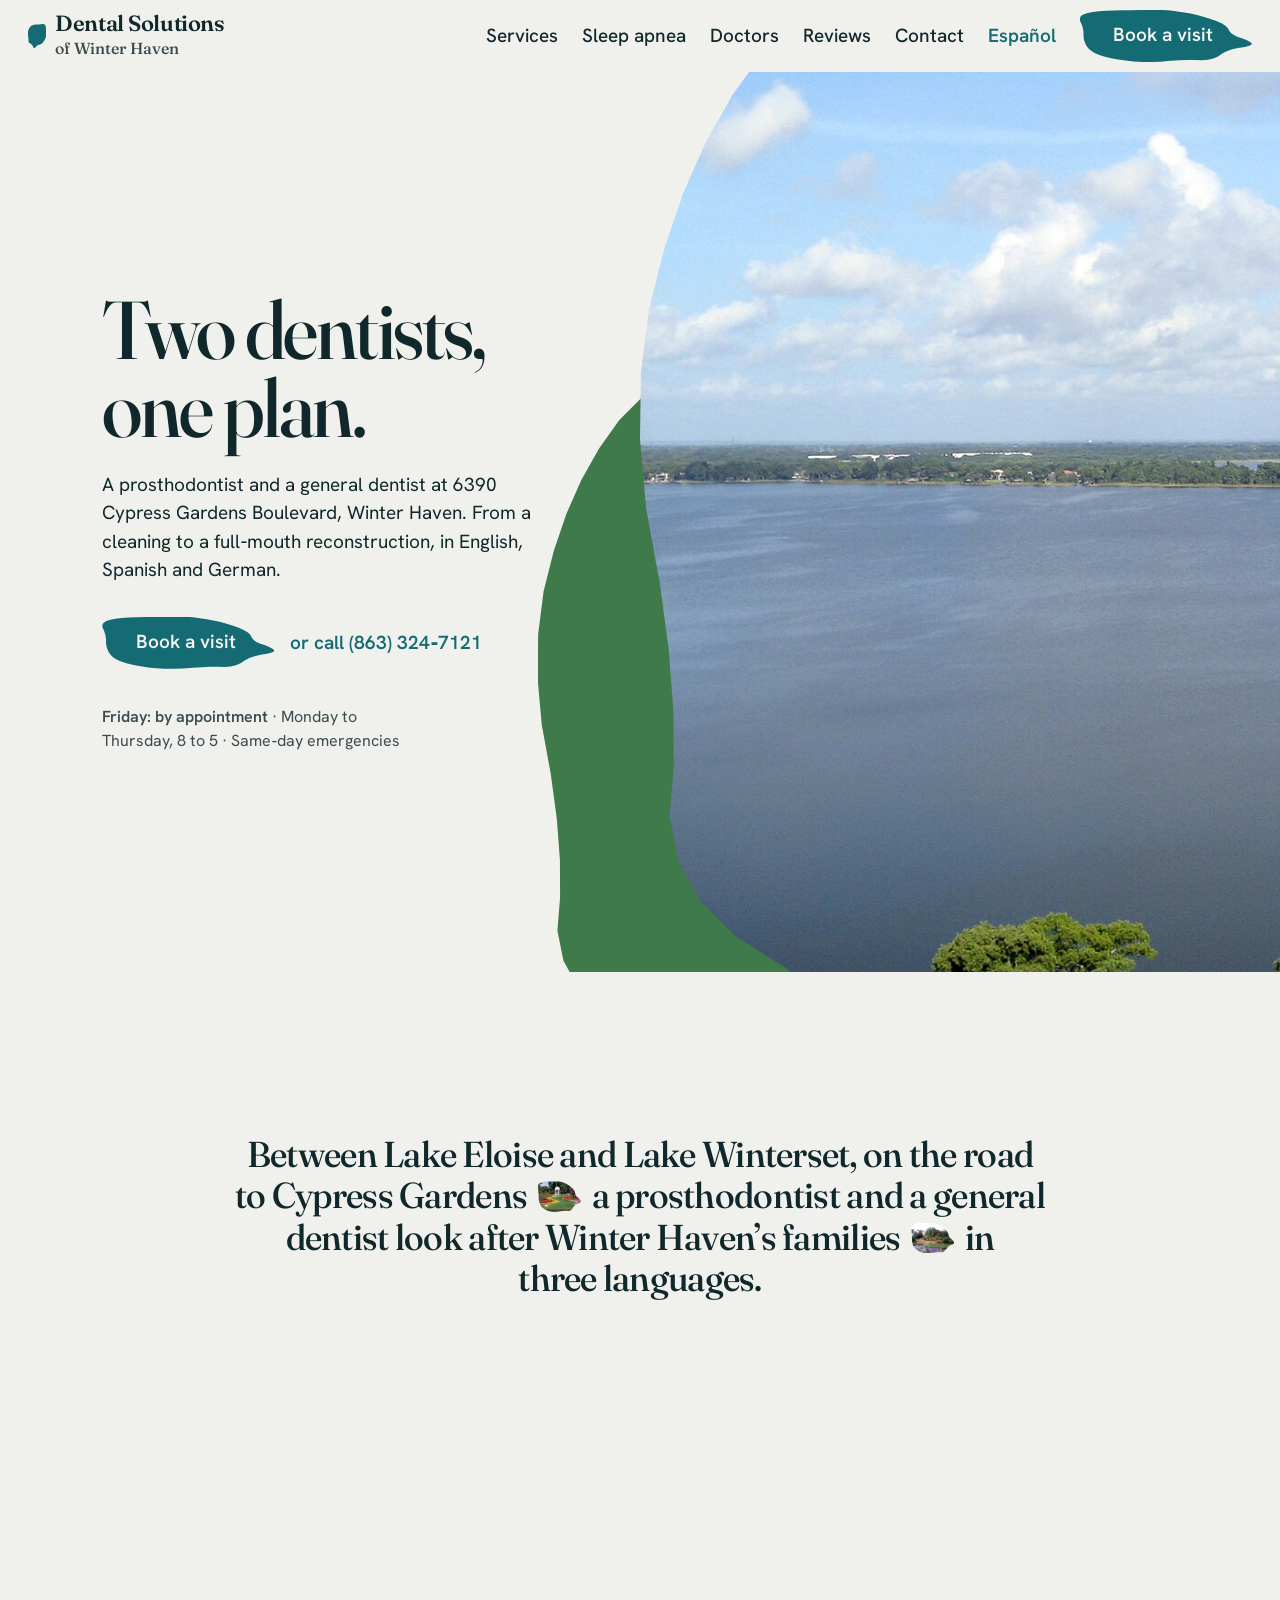
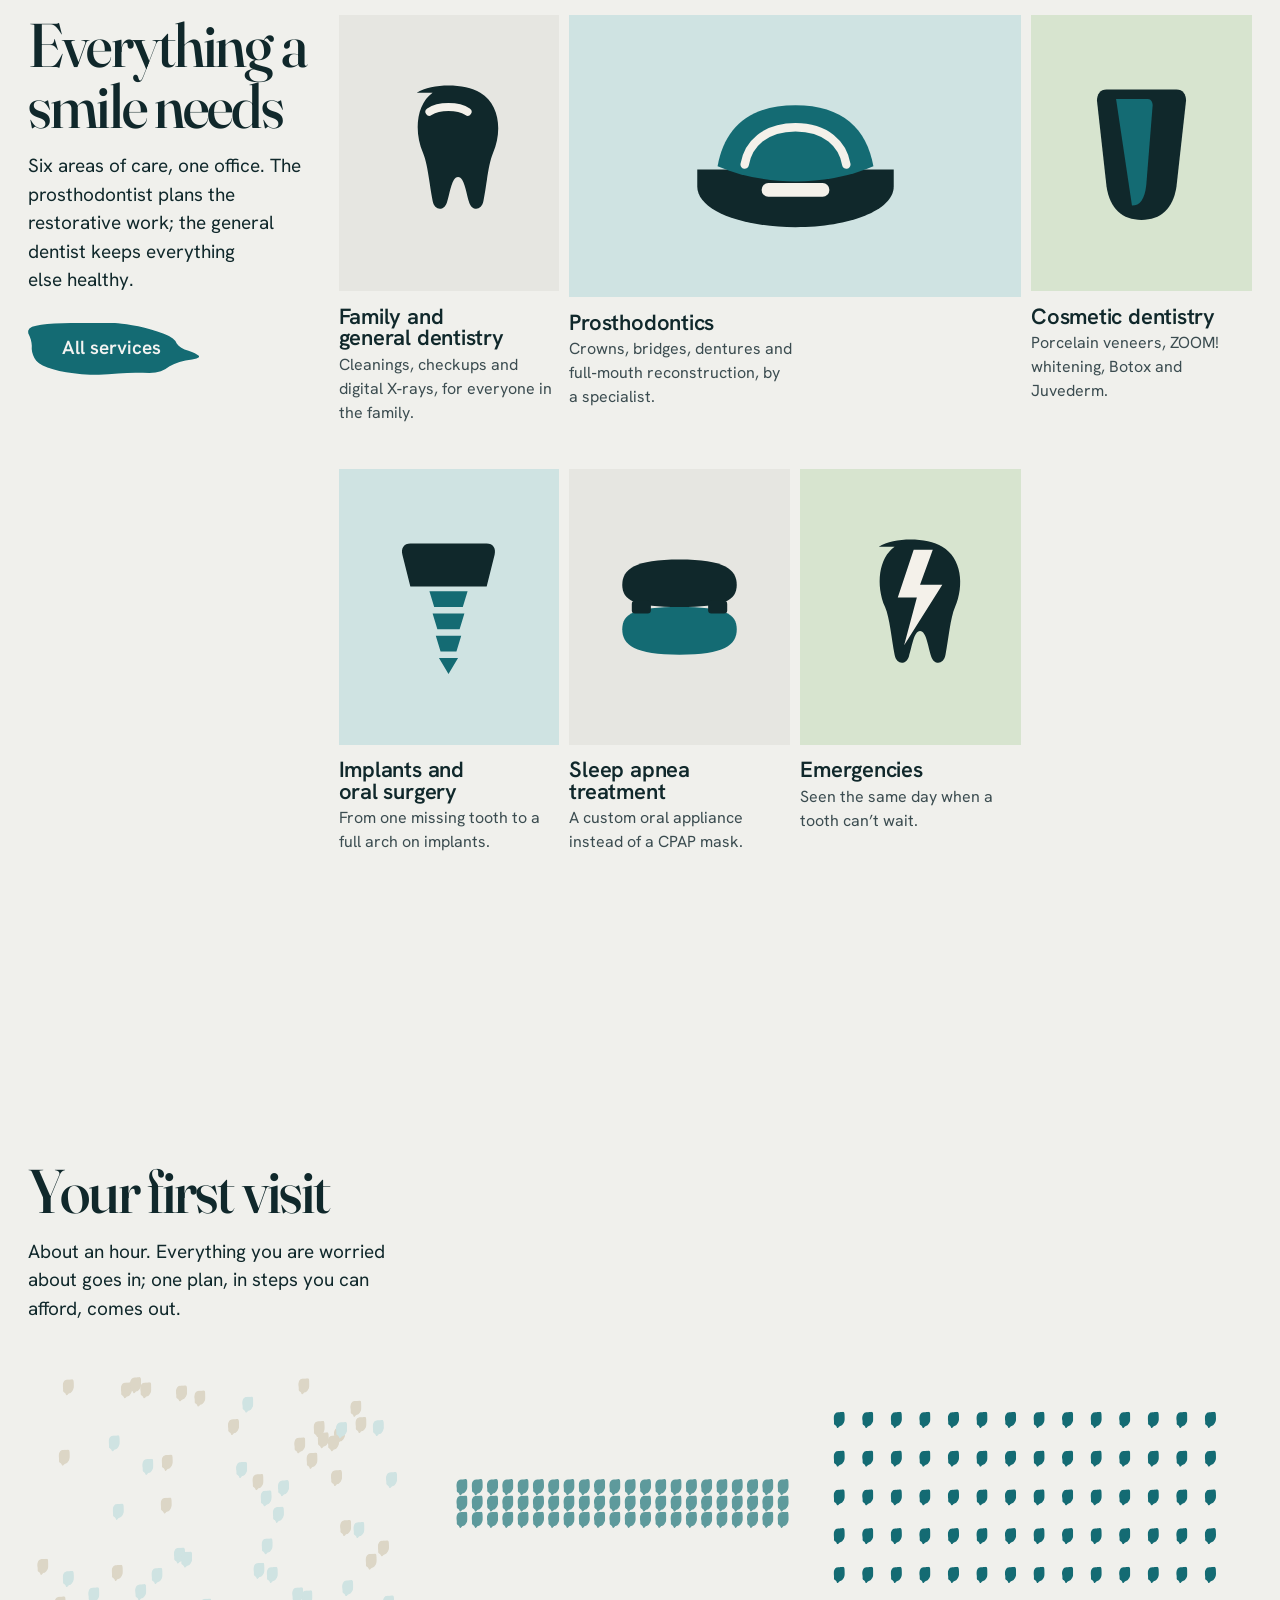
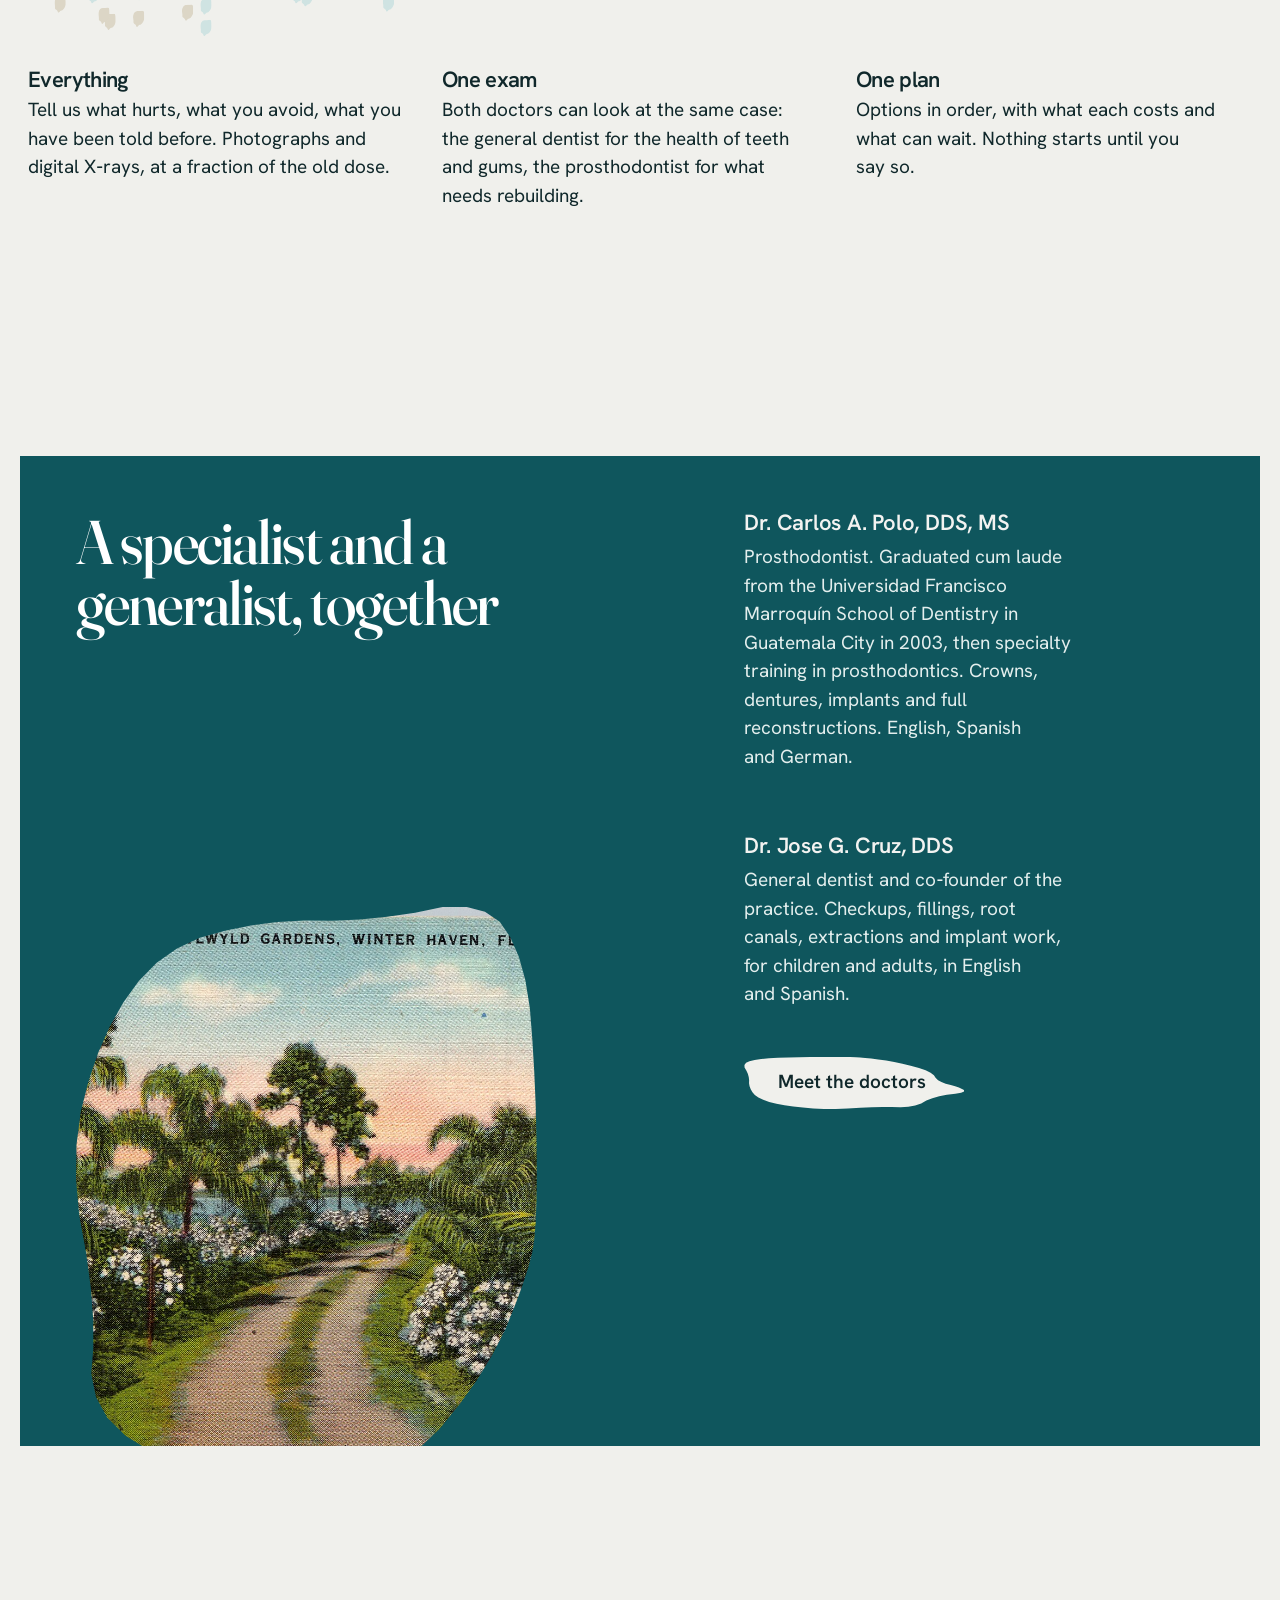
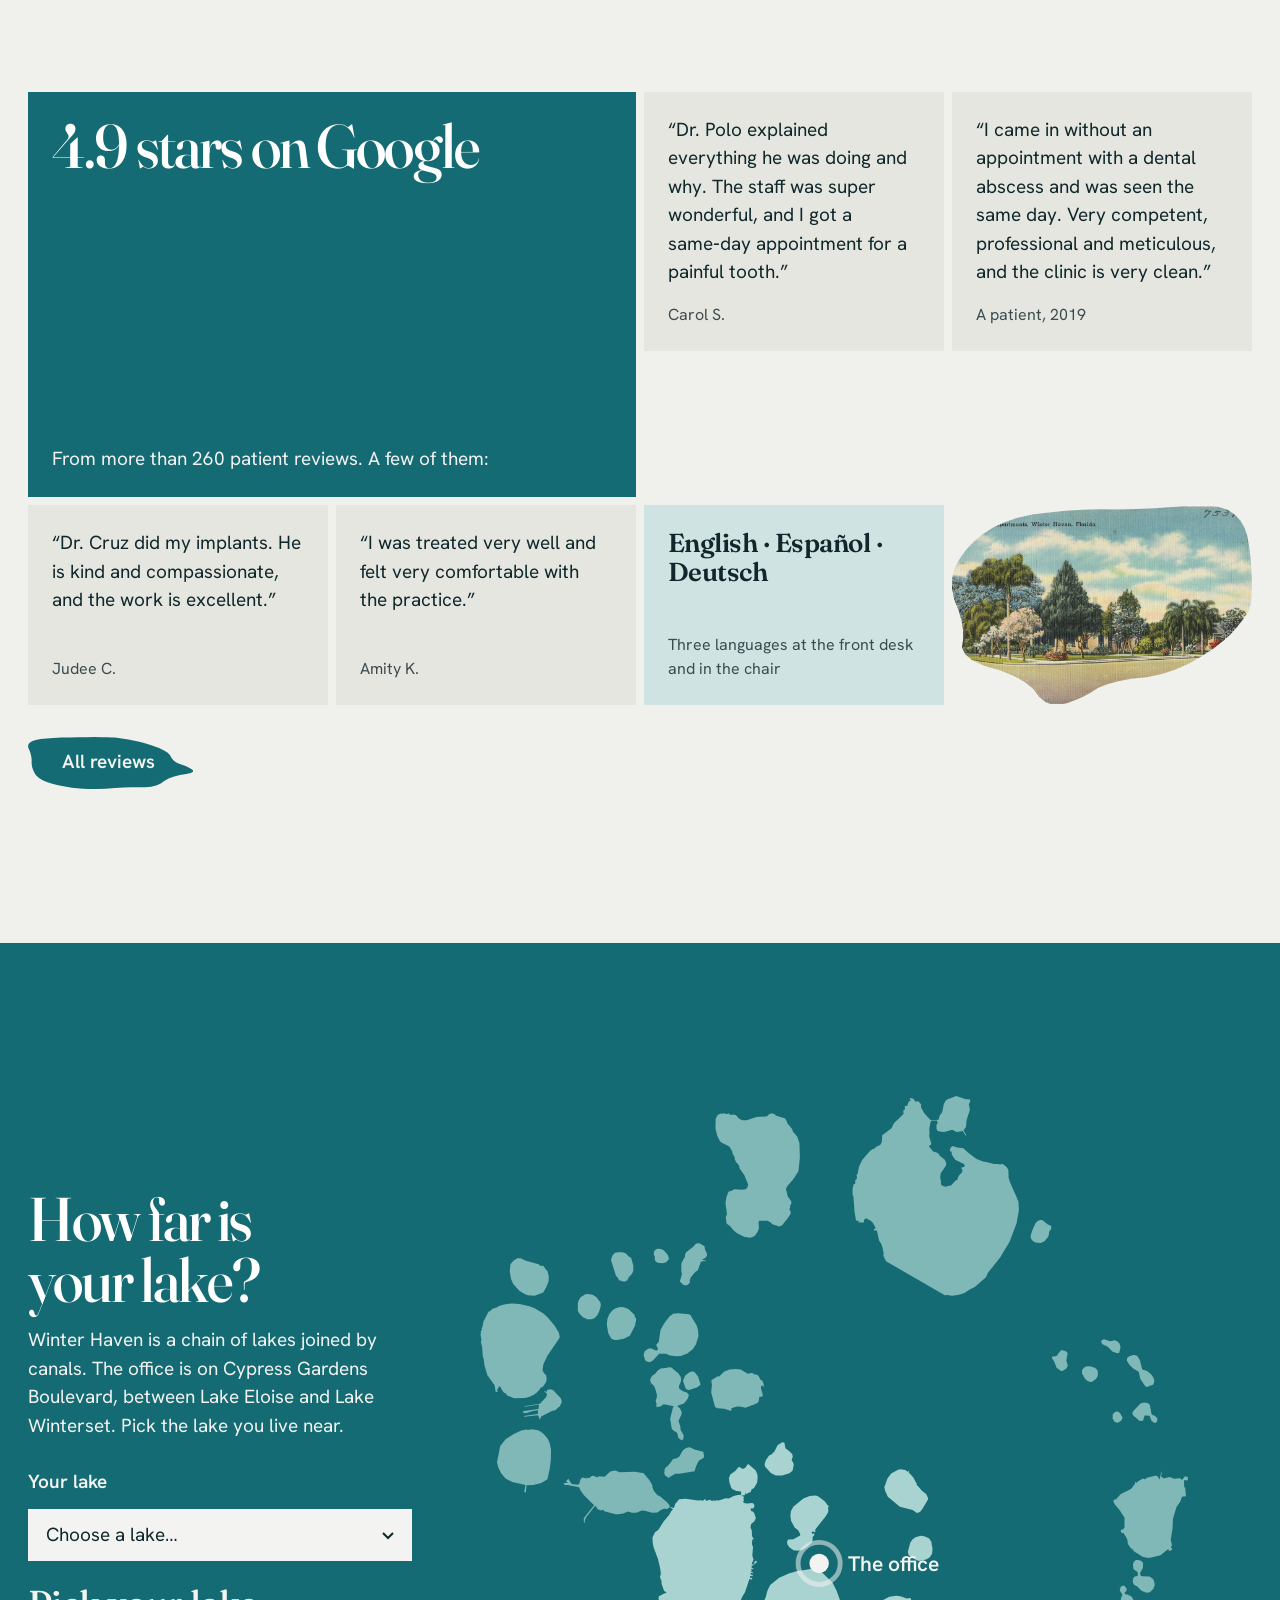
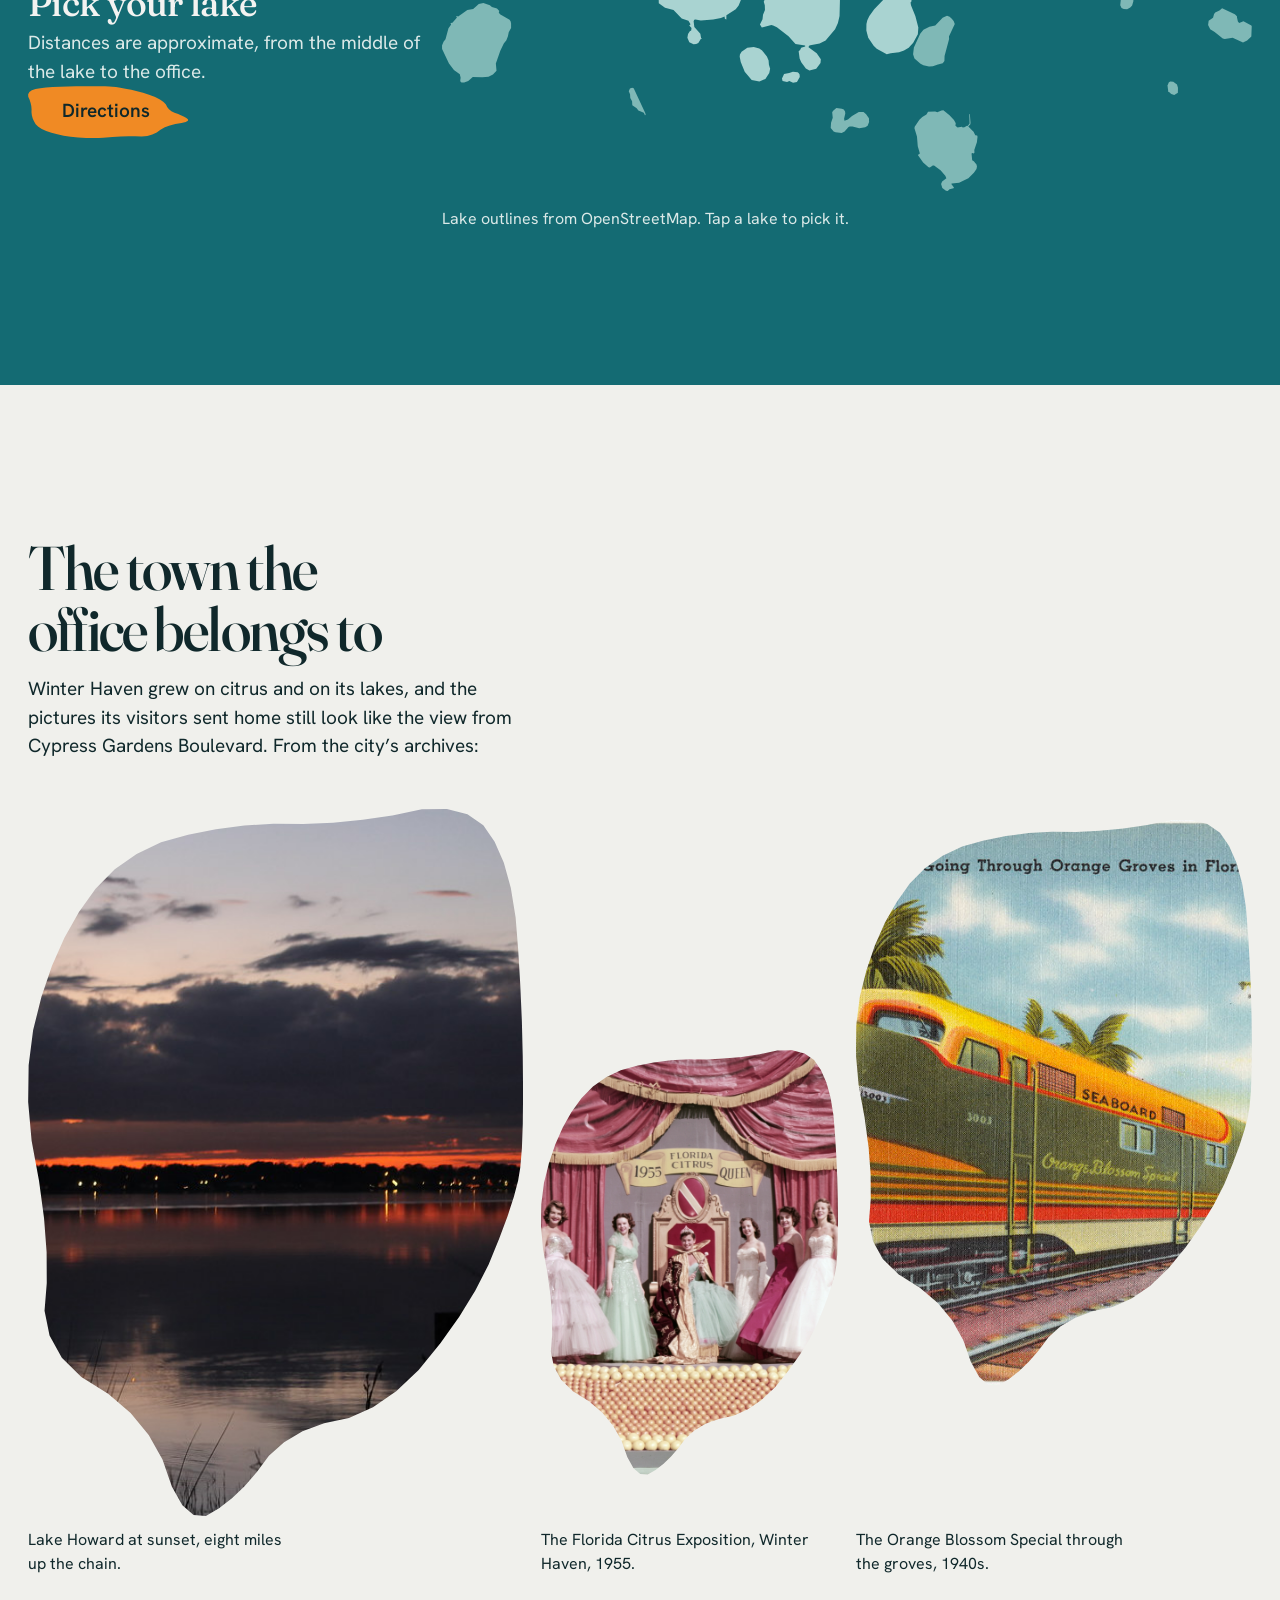
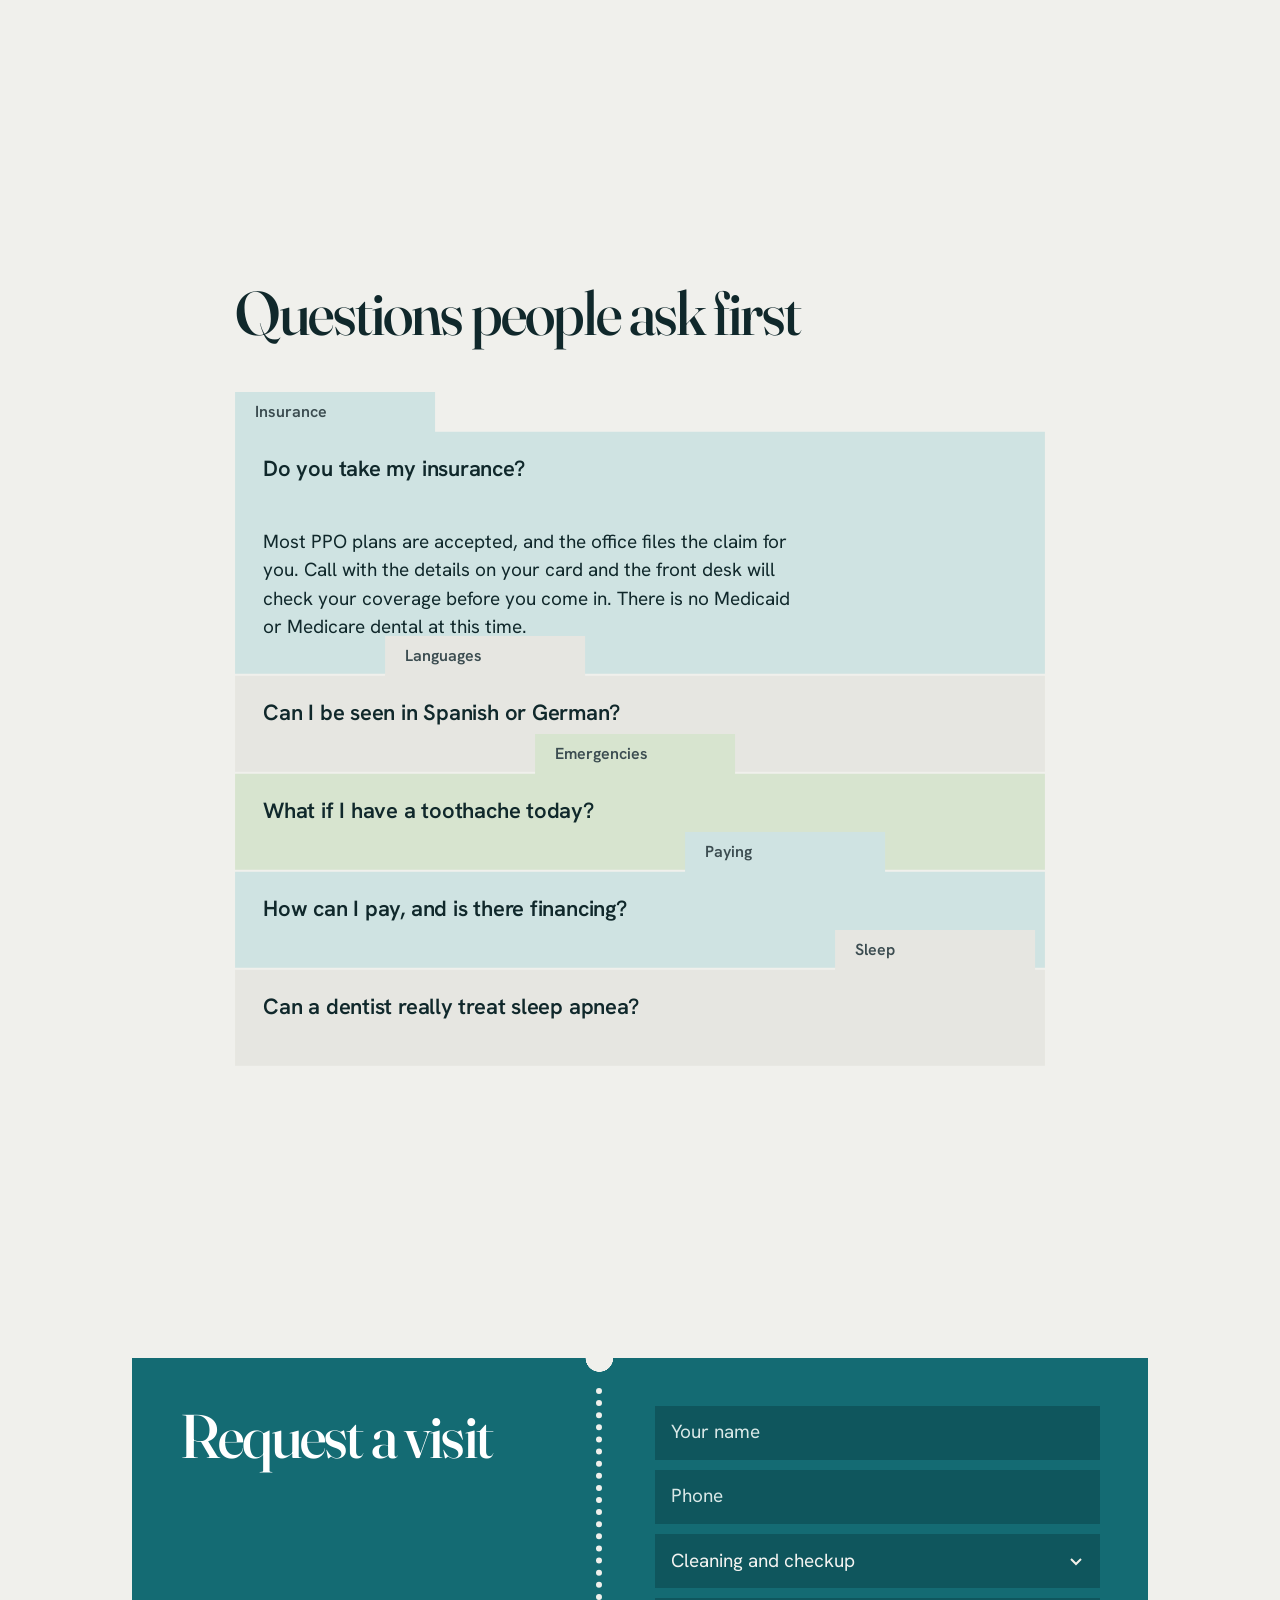
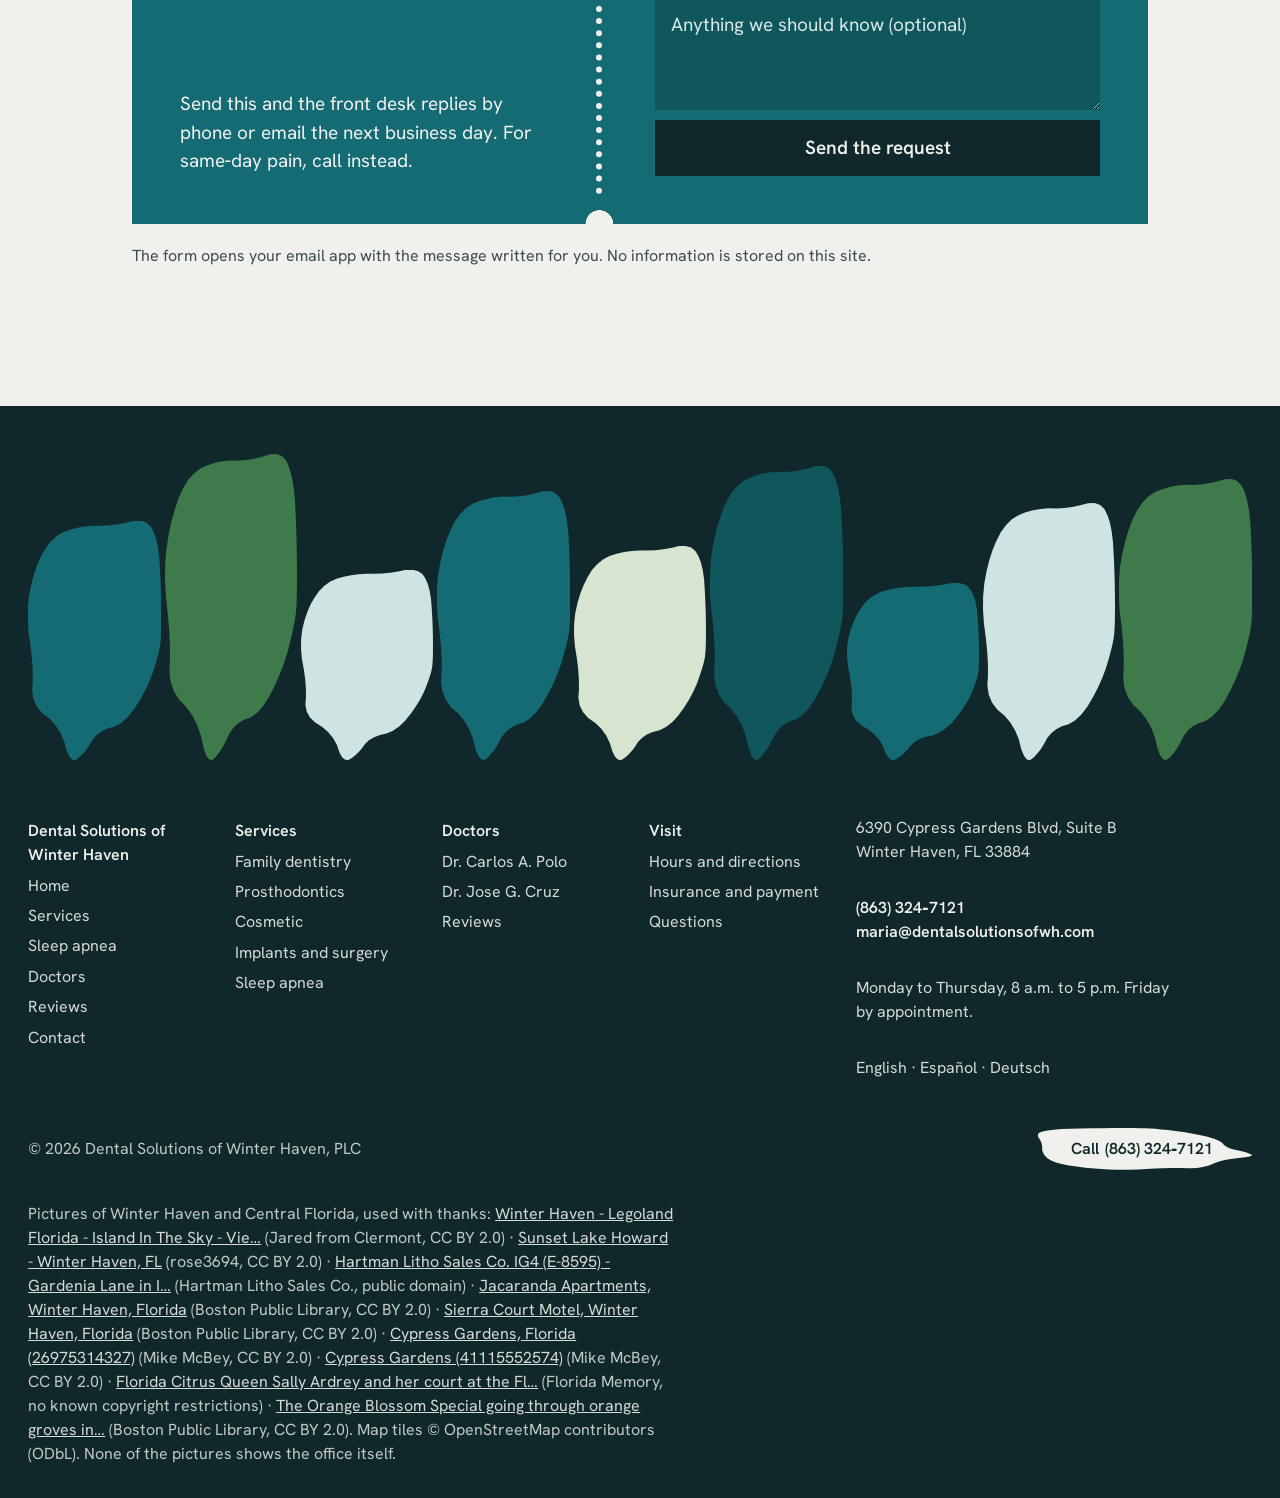
<file: v1/index.html>
<!doctype html>
<html lang="en" data-lang="en">
<head>
<meta charset="utf-8">
<meta name="viewport" content="width=device-width, initial-scale=1">
<title>Dental Solutions of Winter Haven · Dentists on Cypress Gardens Blvd</title>
<meta name="description" content="A prosthodontist and a general dentist in Winter Haven, FL. Family dentistry, crowns, dentures, implants, veneers, sleep apnea appliances and same‑day emergencies. English, Spanish, German.">
<meta name="theme-color" content="#146b73">
<meta property="og:title" content="Dental Solutions of Winter Haven · Dentists on Cypress Gardens Blvd">
<meta property="og:description" content="A prosthodontist and a general dentist in Winter Haven, FL. Family dentistry, crowns, dentures, implants, veneers, sleep apnea appliances and same‑day emergencies. English, Spanish, German.">
<meta property="og:type" content="website">
<meta property="og:locale" content="en_US">
<meta property="og:locale:alternate" content="es_US">
<script type="application/ld+json">{"@context": "https://schema.org", "@type": "Dentist", "name": "Dental Solutions of Winter Haven", "url": "https://www.dentalsolutionsofwh.com/", "telephone": "+1-863-324-7121", "email": "maria@dentalsolutionsofwh.com", "address": {"@type": "PostalAddress", "streetAddress": "6390 Cypress Gardens Blvd, Suite B", "addressLocality": "Winter Haven", "addressRegion": "FL", "postalCode": "33884", "addressCountry": "US"}, "geo": {"@type": "GeoCoordinates", "latitude": 27.9825809, "longitude": -81.6782343}, "openingHoursSpecification": [{"@type": "OpeningHoursSpecification", "dayOfWeek": ["Monday", "Tuesday", "Wednesday", "Thursday"], "opens": "08:00", "closes": "17:00"}], "employee": [{"@type": "Person", "name": "Dr. Carlos A. Polo", "jobTitle": "Prosthodontist"}, {"@type": "Person", "name": "Dr. Jose G. Cruz", "jobTitle": "Dentist"}], "knowsLanguage": ["en", "es", "de"], "paymentAccepted": "Cash, Check, Visa, Mastercard, American Express, Discover, CareCredit"}</script>
<script>document.documentElement.classList.add('js');try{var l=localStorage.getItem('dswh-lang');if(l==='es'||l==='en'){document.documentElement.dataset.lang=l;document.documentElement.lang=l;}}catch(e){}</script>
<link rel="preconnect" href="https://fonts.googleapis.com">
<link rel="preconnect" href="https://fonts.gstatic.com" crossorigin>
<link href="https://fonts.googleapis.com/css2?family=Fraunces:opsz,wght@9..144,500;9..144,600&family=Hanken+Grotesk:wght@400;500;600&display=swap" rel="stylesheet">
<link rel="icon" href="data:image/svg+xml,%3Csvg%20xmlns%3D%27http%3A//www.w3.org/2000/svg%27%20viewBox%3D%270%200%2064%2064%27%3E%3Crect%20width%3D%2764%27%20height%3D%2764%27%20fill%3D%27%23f4f1ea%27/%3E%3Cg%20transform%3D%27translate%2814%206%29%20scale%2836%2052%29%27%3E%3Cpath%20d%3D%27M0.9196%200.0230%20L0.9425%200.0464%20L0.9611%200.0760%20L0.9752%200.1117%20L0.9849%200.1534%20L0.9903%200.2012%20L0.9944%200.2499%20L0.9975%200.2996%20L0.9993%200.3502%20L1.0000%200.4017%20L0.9994%200.4450%20L0.9976%200.4800%20L0.9944%200.5068%20L0.9900%200.5255%20L0.9814%200.5485%20L0.9686%200.5760%20L0.9516%200.6079%20L0.9304%200.6443%20L0.9035%200.6810%20L0.8710%200.7181%20L0.8329%200.7555%20L0.7890%200.7934%20L0.7436%200.8236%20L0.6967%200.8462%20L0.6481%200.8613%20L0.5980%200.8688%20L0.5543%200.8802%20L0.5171%200.8955%20L0.4864%200.9147%20L0.4621%200.9378%20L0.4372%200.9578%20L0.4118%200.9749%20L0.3857%200.9890%20L0.3591%201.0000%20L0.3343%200.9986%20L0.3115%200.9849%20L0.2905%200.9587%20L0.2714%200.9201%20L0.2436%200.8853%20L0.2070%200.8543%20L0.1616%200.8270%20L0.1075%200.8035%20L0.0680%200.7762%20L0.0432%200.7448%20L0.0331%200.7096%20L0.0376%200.6705%20L0.0373%200.6268%20L0.0321%200.5787%20L0.0220%200.5262%20L0.0070%200.4691%20L0.0000%200.4145%20L0.0010%200.3624%20L0.0100%200.3128%20L0.0269%200.2657%20L0.0480%200.2221%20L0.0733%200.1821%20L0.1027%200.1456%20L0.1362%200.1127%20L0.1750%200.0853%20L0.2192%200.0635%20L0.2686%200.0472%20L0.3233%200.0364%20L0.3794%200.0285%20L0.4369%200.0233%20L0.4957%200.0209%20L0.5560%200.0213%20L0.6161%200.0195%20L0.6760%200.0154%20L0.7359%200.0091%20L0.7956%200.0005%20L0.8461%200.0000%20L0.8875%200.0075%20Z%27%20fill%3D%27%23146b73%27/%3E%3C/g%3E%3C/svg%3E">
<link rel="stylesheet" href="styles.css">
<style>:root{--lake-mask:url("data:image/svg+xml,<svg%20xmlns='http://www.w3.org/2000/svg'%20viewBox='0%200%201%201'%20preserveAspectRatio='none'><path%20d='M0.9196%200.0230%20L0.9425%200.0464%20L0.9611%200.0760%20L0.9752%200.1117%20L0.9849%200.1534%20L0.9903%200.2012%20L0.9944%200.2499%20L0.9975%200.2996%20L0.9993%200.3502%20L1.0000%200.4017%20L0.9994%200.4450%20L0.9976%200.4800%20L0.9944%200.5068%20L0.9900%200.5255%20L0.9814%200.5485%20L0.9686%200.5760%20L0.9516%200.6079%20L0.9304%200.6443%20L0.9035%200.6810%20L0.8710%200.7181%20L0.8329%200.7555%20L0.7890%200.7934%20L0.7436%200.8236%20L0.6967%200.8462%20L0.6481%200.8613%20L0.5980%200.8688%20L0.5543%200.8802%20L0.5171%200.8955%20L0.4864%200.9147%20L0.4621%200.9378%20L0.4372%200.9578%20L0.4118%200.9749%20L0.3857%200.9890%20L0.3591%201.0000%20L0.3343%200.9986%20L0.3115%200.9849%20L0.2905%200.9587%20L0.2714%200.9201%20L0.2436%200.8853%20L0.2070%200.8543%20L0.1616%200.8270%20L0.1075%200.8035%20L0.0680%200.7762%20L0.0432%200.7448%20L0.0331%200.7096%20L0.0376%200.6705%20L0.0373%200.6268%20L0.0321%200.5787%20L0.0220%200.5262%20L0.0070%200.4691%20L0.0000%200.4145%20L0.0010%200.3624%20L0.0100%200.3128%20L0.0269%200.2657%20L0.0480%200.2221%20L0.0733%200.1821%20L0.1027%200.1456%20L0.1362%200.1127%20L0.1750%200.0853%20L0.2192%200.0635%20L0.2686%200.0472%20L0.3233%200.0364%20L0.3794%200.0285%20L0.4369%200.0233%20L0.4957%200.0209%20L0.5560%200.0213%20L0.6161%200.0195%20L0.6760%200.0154%20L0.7359%200.0091%20L0.7956%200.0005%20L0.8461%200.0000%20L0.8875%200.0075%20Z'%20fill='black'/></svg>");--chev:url("data:image/svg+xml,%3Csvg xmlns=%27http://www.w3.org/2000/svg%27 viewBox=%270 0 16 16%27%3E%3Cpath d=%27M3 6l5 5 5-5%27 fill=%27none%27 stroke=%27%2310282b%27 stroke-width=%272%27/%3E%3C/svg%3E");--chev-light:url("data:image/svg+xml,%3Csvg xmlns=%27http://www.w3.org/2000/svg%27 viewBox=%270 0 16 16%27%3E%3Cpath d=%27M3 6l5 5 5-5%27 fill=%27none%27 stroke=%27%23f4f1ea%27 stroke-width=%272%27/%3E%3C/svg%3E");--coupon-mask:radial-gradient(14px at 46% 0, transparent 97%, #000 100%), radial-gradient(14px at 46% 100%, transparent 97%, #000 100%);--coupon-mask-v:radial-gradient(14px at 0 46%, transparent 97%, #000 100%), radial-gradient(14px at 100% 46%, transparent 97%, #000 100%);}.coupon{-webkit-mask-composite:source-in;mask-composite:intersect;}</style>
</head>
<body>
<svg width="0" height="0" aria-hidden="true" style="position:absolute"><defs><clipPath id="lake" clipPathUnits="objectBoundingBox"><path d="M0.9196 0.0230 L0.9425 0.0464 L0.9611 0.0760 L0.9752 0.1117 L0.9849 0.1534 L0.9903 0.2012 L0.9944 0.2499 L0.9975 0.2996 L0.9993 0.3502 L1.0000 0.4017 L0.9994 0.4450 L0.9976 0.4800 L0.9944 0.5068 L0.9900 0.5255 L0.9814 0.5485 L0.9686 0.5760 L0.9516 0.6079 L0.9304 0.6443 L0.9035 0.6810 L0.8710 0.7181 L0.8329 0.7555 L0.7890 0.7934 L0.7436 0.8236 L0.6967 0.8462 L0.6481 0.8613 L0.5980 0.8688 L0.5543 0.8802 L0.5171 0.8955 L0.4864 0.9147 L0.4621 0.9378 L0.4372 0.9578 L0.4118 0.9749 L0.3857 0.9890 L0.3591 1.0000 L0.3343 0.9986 L0.3115 0.9849 L0.2905 0.9587 L0.2714 0.9201 L0.2436 0.8853 L0.2070 0.8543 L0.1616 0.8270 L0.1075 0.8035 L0.0680 0.7762 L0.0432 0.7448 L0.0331 0.7096 L0.0376 0.6705 L0.0373 0.6268 L0.0321 0.5787 L0.0220 0.5262 L0.0070 0.4691 L0.0000 0.4145 L0.0010 0.3624 L0.0100 0.3128 L0.0269 0.2657 L0.0480 0.2221 L0.0733 0.1821 L0.1027 0.1456 L0.1362 0.1127 L0.1750 0.0853 L0.2192 0.0635 L0.2686 0.0472 L0.3233 0.0364 L0.3794 0.0285 L0.4369 0.0233 L0.4957 0.0209 L0.5560 0.0213 L0.6161 0.0195 L0.6760 0.0154 L0.7359 0.0091 L0.7956 0.0005 L0.8461 0.0000 L0.8875 0.0075 Z"/></clipPath><clipPath id="lake-wide" clipPathUnits="objectBoundingBox"><path d="M0.9196 0.0230 L0.9425 0.0464 L0.9611 0.0760 L0.9752 0.1117 L0.9849 0.1534 L0.9903 0.2012 L0.9944 0.2499 L0.9975 0.2996 L0.9993 0.3502 L1.0000 0.4017 L0.9994 0.4450 L0.9976 0.4800 L0.9944 0.5068 L0.9900 0.5255 L0.9814 0.5485 L0.9686 0.5760 L0.9516 0.6079 L0.9304 0.6443 L0.9035 0.6810 L0.8710 0.7181 L0.8329 0.7555 L0.7890 0.7934 L0.7436 0.8236 L0.6967 0.8462 L0.6481 0.8613 L0.5980 0.8688 L0.5543 0.8802 L0.5171 0.8955 L0.4864 0.9147 L0.4621 0.9378 L0.4372 0.9578 L0.4118 0.9749 L0.3857 0.9890 L0.3591 1.0000 L0.3343 0.9986 L0.3115 0.9849 L0.2905 0.9587 L0.2714 0.9201 L0.2436 0.8853 L0.2070 0.8543 L0.1616 0.8270 L0.1075 0.8035 L0.0680 0.7762 L0.0432 0.7448 L0.0331 0.7096 L0.0376 0.6705 L0.0373 0.6268 L0.0321 0.5787 L0.0220 0.5262 L0.0070 0.4691 L0.0000 0.4145 L0.0010 0.3624 L0.0100 0.3128 L0.0269 0.2657 L0.0480 0.2221 L0.0733 0.1821 L0.1027 0.1456 L0.1362 0.1127 L0.1750 0.0853 L0.2192 0.0635 L0.2686 0.0472 L0.3233 0.0364 L0.3794 0.0285 L0.4369 0.0233 L0.4957 0.0209 L0.5560 0.0213 L0.6161 0.0195 L0.6760 0.0154 L0.7359 0.0091 L0.7956 0.0005 L0.8461 0.0000 L0.8875 0.0075 Z" transform="translate(0 1) rotate(-90)"/></clipPath><symbol id="lk" viewBox="0 0 1 1" preserveAspectRatio="none"><path d="M0.9196 0.0230 L0.9425 0.0464 L0.9611 0.0760 L0.9752 0.1117 L0.9849 0.1534 L0.9903 0.2012 L0.9944 0.2499 L0.9975 0.2996 L0.9993 0.3502 L1.0000 0.4017 L0.9994 0.4450 L0.9976 0.4800 L0.9944 0.5068 L0.9900 0.5255 L0.9814 0.5485 L0.9686 0.5760 L0.9516 0.6079 L0.9304 0.6443 L0.9035 0.6810 L0.8710 0.7181 L0.8329 0.7555 L0.7890 0.7934 L0.7436 0.8236 L0.6967 0.8462 L0.6481 0.8613 L0.5980 0.8688 L0.5543 0.8802 L0.5171 0.8955 L0.4864 0.9147 L0.4621 0.9378 L0.4372 0.9578 L0.4118 0.9749 L0.3857 0.9890 L0.3591 1.0000 L0.3343 0.9986 L0.3115 0.9849 L0.2905 0.9587 L0.2714 0.9201 L0.2436 0.8853 L0.2070 0.8543 L0.1616 0.8270 L0.1075 0.8035 L0.0680 0.7762 L0.0432 0.7448 L0.0331 0.7096 L0.0376 0.6705 L0.0373 0.6268 L0.0321 0.5787 L0.0220 0.5262 L0.0070 0.4691 L0.0000 0.4145 L0.0010 0.3624 L0.0100 0.3128 L0.0269 0.2657 L0.0480 0.2221 L0.0733 0.1821 L0.1027 0.1456 L0.1362 0.1127 L0.1750 0.0853 L0.2192 0.0635 L0.2686 0.0472 L0.3233 0.0364 L0.3794 0.0285 L0.4369 0.0233 L0.4957 0.0209 L0.5560 0.0213 L0.6161 0.0195 L0.6760 0.0154 L0.7359 0.0091 L0.7956 0.0005 L0.8461 0.0000 L0.8875 0.0075 Z"/></symbol></defs></svg>
<a class="skip" href="#main"><span data-l="en">Skip to content</span><span data-l="es">Ir al contenido</span></a>
<header class="top">
  <div class="wrap top-row">
    <a class="wordmark" href="index.html" aria-label="Dental Solutions of Winter Haven, home"><i aria-hidden="true"></i><span><b>Dental Solutions</b><small>of Winter Haven</small></span></a>
    <nav class="menu" id="menu" aria-label="Main"><a href="services.html"><span data-l="en">Services</span><span data-l="es">Servicios</span></a><a href="sleep-apnea.html"><span data-l="en">Sleep apnea</span><span data-l="es">Apnea del sueño</span></a><a href="doctors.html"><span data-l="en">Doctors</span><span data-l="es">Doctores</span></a><a href="reviews.html"><span data-l="en">Reviews</span><span data-l="es">Opiniones</span></a><a href="contact.html"><span data-l="en">Contact</span><span data-l="es">Contacto</span></a>
      <button class="lang" id="lang" type="button" aria-label="Cambiar idioma / Change language"><span data-l="en">Español</span><span data-l="es">English</span></button>
    </nav>
    <a class="btn" href="contact.html"><span data-l="en">Book a visit</span><span data-l="es">Reservar cita</span></a>
    <button class="burger" id="burger" type="button" aria-expanded="false" aria-controls="menu"><span data-l="en">Menu</span><span data-l="es">Menú</span></button>
  </div>
</header>
<main id="main">
<section class="hero wrap grid">
  <div class="hero-text">
    <h1 class="h1" data-rise style="--i:0"><span data-l="en">Two dentists, one plan.</span><span data-l="es">Dos dentistas, un plan.</span></h1>
    <p class="lead" data-rise style="--i:1"><span data-l="en">A prosthodontist and a general dentist at 6390 Cypress Gardens Boulevard, Winter Haven. From a cleaning to a full‑mouth reconstruction, in English, Spanish and German.</span><span data-l="es">Un prostodoncista y un dentista general en 6390 Cypress Gardens Boulevard, Winter Haven. De una limpieza a una reconstrucción completa, en español, inglés y alemán.</span></p>
    <div class="btn-row" data-rise style="--i:2">
      <a class="btn" href="contact.html"><span data-l="en">Book a visit</span><span data-l="es">Reservar cita</span></a>
      <a class="textlink" href="tel:+18633247121"><span data-l="en">or call</span><span data-l="es">o llame al</span> (863) 324‑7121</a>
    </div>
    <p class="hero-note small muted" data-rise style="--i:3"><span class="open-now" data-open-now></span> · <span data-l="en">Monday to Thursday, 8 to 5 · Same‑day emergencies</span><span data-l="es">Lunes a jueves, 8 a 5 · Urgencias el mismo día</span></p>
  </div>
  <div class="hero-pair lake" aria-hidden="true"></div>
  <figure class="hero-shape lake shutter">
    <img src="../assets/winter-haven-legoland-florida-island-in-the.jpg" alt="Lake Eloise seen from above, with the far shore and summer clouds" width="1920" height="1402" fetchpriority="high">
  </figure>
</section>

<section class="wrap">
  <div class="statement-block" data-reveal>
    <p class="statement"><span data-l="en">Between Lake Eloise and Lake Winterset, on the road to Cypress Gardens</span><span data-l="es">Entre Lake Eloise y Lake Winterset, camino a Cypress Gardens</span> <span class="inl"><img src="../assets/cypress-gardens-41115552574.jpg" alt="" width="640" height="409" loading="lazy"></span> <span data-l="en">a prosthodontist and a general dentist look after Winter Haven’s families</span><span data-l="es">un prostodoncista y un dentista general cuidan a las familias de Winter Haven</span> <span class="inl"><img src="../assets/cypress-gardens-florida-26975314327.jpg" alt="" width="640" height="402" loading="lazy"></span> <span data-l="en">in three languages.</span><span data-l="es">en tres idiomas.</span></p>
  </div>
</section>

<section class="section" id="services">
  <div class="wrap grid spec">
    <div class="spec-head" data-reveal>
      <h2 class="h2"><span data-l="en">Everything a smile needs</span><span data-l="es">Todo lo que una sonrisa necesita</span></h2>
      <p class="muted"><span data-l="en">Six areas of care, one office. The prosthodontist plans the restorative work; the general dentist keeps everything else healthy.</span><span data-l="es">Seis áreas de atención, un solo consultorio. El prostodoncista planea el trabajo restaurador; el dentista general mantiene sano todo lo demás.</span></p>
      <div class="btn-row"><a class="btn" href="services.html"><span data-l="en">All services</span><span data-l="es">Todos los servicios</span></a></div>
    </div>
    <div class="tiles" data-reveal><a class="tile" href="services.html#general"><div class="tile-art tile-b"><svg viewBox="0 0 100 100" aria-hidden="true"><path d="M30 12c10-6 30-6 40 0 12 7 14 24 8 38-3 7-4 20-6 30-1 6-7 7-9 1-2-6-3-16-7-16s-5 10-7 16c-2 6-8 5-9-1-2-10-3-23-6-30-6-14-4-31 6-38z" fill="#10282b"/><path d="M38 24c6-4 18-4 24 0" fill="none" stroke="#f4f1ea" stroke-width="5" stroke-linecap="round"/></svg></div><h3><span data-l="en">Family and general dentistry</span><span data-l="es">Odontología general y familiar</span></h3><p><span data-l="en">Cleanings, checkups and digital X‑rays, for everyone in the family.</span><span data-l="es">Limpiezas, revisiones y radiografías digitales, para toda la familia.</span></p></a><a class="tile tile-wide" href="services.html#prostho"><div class="tile-art tile-a"><svg viewBox="0 0 160 100" aria-hidden="true"><path d="M22 58h116v10c0 14-26 24-58 24S22 82 22 68z" fill="#10282b"/><path d="M34 56c4-22 18-36 46-36s42 14 46 36c-14 6-30 9-46 9s-32-3-46-9z" fill="#146b73"/><path d="M50 55c2-12 12-22 30-22s28 10 30 22" fill="none" stroke="#f4f1ea" stroke-width="5" stroke-linecap="round"/><rect x="60" y="66" width="40" height="8" rx="4" fill="#f4f1ea"/></svg></div><h3><span data-l="en">Prosthodontics</span><span data-l="es">Prostodoncia</span></h3><p><span data-l="en">Crowns, bridges, dentures and full‑mouth reconstruction, by a specialist.</span><span data-l="es">Coronas, puentes, prótesis y reconstrucción completa, con un especialista.</span></p></a><a class="tile" href="services.html#cosmetic"><div class="tile-art tile-c"><svg viewBox="0 0 100 100" aria-hidden="true"><path d="M28 10h44c4 0 6 3 6 7l-6 54c-2 14-10 21-22 21S30 85 28 71L22 17c0-4 2-7 6-7z" fill="#10282b"/><path d="M34 16h20c2 0 3 2 3 4l-4 50c-1 9-4 13-9 13" fill="#146b73"/></svg></div><h3><span data-l="en">Cosmetic dentistry</span><span data-l="es">Odontología estética</span></h3><p><span data-l="en">Porcelain veneers, ZOOM! whitening, Botox and Juvederm.</span><span data-l="es">Carillas de porcelana, blanqueamiento ZOOM!, Botox y Juvederm.</span></p></a><a class="tile" href="services.html#implants"><div class="tile-art tile-a"><svg viewBox="0 0 100 100" aria-hidden="true"><path d="M26 10h48c4 0 6 3 5 7l-5 20H26l-5-20c-1-4 1-7 5-7z" fill="#10282b"/><path d="M38 40h24l-3 10H41zM40 54h20l-3 10H43zM42 68h16l-3 10H45zM44 82h12l-6 10z" fill="#146b73"/></svg></div><h3><span data-l="en">Implants and oral surgery</span><span data-l="es">Implantes y cirugía oral</span></h3><p><span data-l="en">From one missing tooth to a full arch on implants.</span><span data-l="es">Desde un diente perdido hasta una arcada completa sobre implantes.</span></p></a><a class="tile" href="sleep-apnea.html"><div class="tile-art tile-b"><svg viewBox="0 0 100 100" aria-hidden="true"><path d="M14 36c0-10 8-16 36-16s36 6 36 16-8 14-36 14-36-4-36-14z" fill="#10282b"/><path d="M14 64c0 10 8 16 36 16s36-6 36-16-8-14-36-14-36 4-36 14z" fill="#146b73"/><rect x="20" y="46" width="12" height="8" rx="2" fill="#10282b"/><rect x="68" y="46" width="12" height="8" rx="2" fill="#10282b"/></svg></div><h3><span data-l="en">Sleep apnea treatment</span><span data-l="es">Tratamiento de apnea del sueño</span></h3><p><span data-l="en">A custom oral appliance instead of a CPAP mask.</span><span data-l="es">Un aparato bucal a medida en lugar de la máscara CPAP.</span></p></a><a class="tile" href="services.html#emergency"><div class="tile-art tile-c"><svg viewBox="0 0 100 100" aria-hidden="true"><path d="M30 12c10-6 30-6 40 0 12 7 14 24 8 38-3 7-4 20-6 30-1 6-7 7-9 1-2-6-3-16-7-16s-5 10-7 16c-2 6-8 5-9-1-2-10-3-23-6-30-6-14-4-31 6-38z" fill="#10282b"/><path d="M52 14l-10 30h12l-8 30 24-38H56l8-22z" fill="#f4f1ea"/></svg></div><h3><span data-l="en">Emergencies</span><span data-l="es">Urgencias</span></h3><p><span data-l="en">Seen the same day when a tooth can’t wait.</span><span data-l="es">Atención el mismo día cuando un diente no puede esperar.</span></p></a></div>
  </div>
</section>

<section class="section">
  <div class="wrap grid" data-reveal>
    <div class="flow-head">
      <h2 class="h2"><span data-l="en">Your first visit</span><span data-l="es">Su primera visita</span></h2>
      <p class="muted"><span data-l="en">About an hour. Everything you are worried about goes in; one plan, in steps you can afford, comes out.</span><span data-l="es">Alrededor de una hora. Entran todas sus preocupaciones; sale un solo plan, en pasos que pueda pagar.</span></p>
    </div>
    <div class="flow-diagram"><svg class="horizontal" viewBox="0 0 1200 260" width="1200" height="260" aria-hidden="true"><use href="#lk" x="297" y="97" width="11" height="16" fill="#dcd6c6"/><use href="#lk" x="103" y="235" width="11" height="16" fill="#dcd6c6"/><use href="#lk" x="79" y="63" width="11" height="16" fill="#cfe3e2"/><use href="#lk" x="130" y="124" width="11" height="16" fill="#dcd6c6"/><use href="#lk" x="300" y="55" width="11" height="16" fill="#dcd6c6"/><use href="#lk" x="221" y="188" width="11" height="16" fill="#cfe3e2"/><use href="#lk" x="331" y="179" width="11" height="16" fill="#dcd6c6"/><use href="#lk" x="34" y="196" width="11" height="16" fill="#cfe3e2"/><use href="#lk" x="228" y="117" width="11" height="16" fill="#cfe3e2"/><use href="#lk" x="240" y="133" width="11" height="16" fill="#cfe3e2"/><use href="#lk" x="245" y="107" width="11" height="16" fill="#cfe3e2"/><use href="#lk" x="306" y="146" width="11" height="16" fill="#dcd6c6"/><use href="#lk" x="9" y="184" width="11" height="16" fill="#dcd6c6"/><use href="#lk" x="265" y="7" width="11" height="16" fill="#dcd6c6"/><use href="#lk" x="294" y="63" width="11" height="16" fill="#dcd6c6"/><use href="#lk" x="308" y="205" width="11" height="16" fill="#cfe3e2"/><use href="#lk" x="112" y="86" width="11" height="16" fill="#cfe3e2"/><use href="#lk" x="145" y="14" width="11" height="16" fill="#dcd6c6"/><use href="#lk" x="268" y="215" width="11" height="16" fill="#cfe3e2"/><use href="#lk" x="82" y="190" width="11" height="16" fill="#dcd6c6"/><use href="#lk" x="26" y="221" width="11" height="16" fill="#dcd6c6"/><use href="#lk" x="229" y="164" width="11" height="16" fill="#cfe3e2"/><use href="#lk" x="196" y="47" width="11" height="16" fill="#dcd6c6"/><use href="#lk" x="319" y="148" width="11" height="16" fill="#cfe3e2"/><use href="#lk" x="110" y="11" width="11" height="16" fill="#dcd6c6"/><use href="#lk" x="302" y="50" width="11" height="16" fill="#cfe3e2"/><use href="#lk" x="259" y="212" width="11" height="16" fill="#cfe3e2"/><use href="#lk" x="261" y="65" width="11" height="16" fill="#dcd6c6"/><use href="#lk" x="234" y="192" width="11" height="16" fill="#cfe3e2"/><use href="#lk" x="280" y="49" width="11" height="16" fill="#dcd6c6"/><use href="#lk" x="143" y="173" width="11" height="16" fill="#cfe3e2"/><use href="#lk" x="316" y="29" width="11" height="16" fill="#dcd6c6"/><use href="#lk" x="34" y="8" width="11" height="16" fill="#dcd6c6"/><use href="#lk" x="91" y="11" width="11" height="16" fill="#dcd6c6"/><use href="#lk" x="210" y="25" width="11" height="16" fill="#cfe3e2"/><use href="#lk" x="30" y="77" width="11" height="16" fill="#dcd6c6"/><use href="#lk" x="169" y="223" width="11" height="16" fill="#cfe3e2"/><use href="#lk" x="351" y="99" width="11" height="16" fill="#cfe3e2"/><use href="#lk" x="338" y="48" width="11" height="16" fill="#cfe3e2"/><use href="#lk" x="343" y="166" width="11" height="16" fill="#dcd6c6"/><use href="#lk" x="169" y="244" width="11" height="16" fill="#cfe3e2"/><use href="#lk" x="75" y="238" width="11" height="16" fill="#dcd6c6"/><use href="#lk" x="83" y="130" width="11" height="16" fill="#cfe3e2"/><use href="#lk" x="100" y="6" width="11" height="16" fill="#dcd6c6"/><use href="#lk" x="204" y="89" width="11" height="16" fill="#cfe3e2"/><use href="#lk" x="321" y="45" width="11" height="16" fill="#dcd6c6"/><use href="#lk" x="284" y="60" width="11" height="16" fill="#dcd6c6"/><use href="#lk" x="273" y="80" width="11" height="16" fill="#dcd6c6"/><use href="#lk" x="121" y="193" width="11" height="16" fill="#cfe3e2"/><use href="#lk" x="220" y="101" width="11" height="16" fill="#dcd6c6"/><use href="#lk" x="69" y="232" width="11" height="16" fill="#dcd6c6"/><use href="#lk" x="348" y="220" width="11" height="16" fill="#cfe3e2"/><use href="#lk" x="105" y="209" width="11" height="16" fill="#cfe3e2"/><use href="#lk" x="131" y="82" width="11" height="16" fill="#dcd6c6"/><use href="#lk" x="59" y="212" width="11" height="16" fill="#cfe3e2"/><use href="#lk" x="150" y="177" width="11" height="16" fill="#cfe3e2"/><use href="#lk" x="151" y="229" width="11" height="16" fill="#dcd6c6"/><use href="#lk" x="163" y="19" width="11" height="16" fill="#dcd6c6"/><use href="#lk" x="420" y="106" width="11" height="16" fill="#5e9a9c"/><use href="#lk" x="420" y="122" width="11" height="16" fill="#5e9a9c"/><use href="#lk" x="420" y="138" width="11" height="16" fill="#5e9a9c"/><use href="#lk" x="435" y="106" width="11" height="16" fill="#5e9a9c"/><use href="#lk" x="435" y="122" width="11" height="16" fill="#5e9a9c"/><use href="#lk" x="435" y="138" width="11" height="16" fill="#5e9a9c"/><use href="#lk" x="450" y="106" width="11" height="16" fill="#5e9a9c"/><use href="#lk" x="450" y="122" width="11" height="16" fill="#5e9a9c"/><use href="#lk" x="450" y="138" width="11" height="16" fill="#5e9a9c"/><use href="#lk" x="465" y="106" width="11" height="16" fill="#5e9a9c"/><use href="#lk" x="465" y="122" width="11" height="16" fill="#5e9a9c"/><use href="#lk" x="465" y="138" width="11" height="16" fill="#5e9a9c"/><use href="#lk" x="480" y="106" width="11" height="16" fill="#5e9a9c"/><use href="#lk" x="480" y="122" width="11" height="16" fill="#5e9a9c"/><use href="#lk" x="480" y="138" width="11" height="16" fill="#5e9a9c"/><use href="#lk" x="495" y="106" width="11" height="16" fill="#5e9a9c"/><use href="#lk" x="495" y="122" width="11" height="16" fill="#5e9a9c"/><use href="#lk" x="495" y="138" width="11" height="16" fill="#5e9a9c"/><use href="#lk" x="510" y="106" width="11" height="16" fill="#5e9a9c"/><use href="#lk" x="510" y="122" width="11" height="16" fill="#5e9a9c"/><use href="#lk" x="510" y="138" width="11" height="16" fill="#5e9a9c"/><use href="#lk" x="525" y="106" width="11" height="16" fill="#5e9a9c"/><use href="#lk" x="525" y="122" width="11" height="16" fill="#5e9a9c"/><use href="#lk" x="525" y="138" width="11" height="16" fill="#5e9a9c"/><use href="#lk" x="540" y="106" width="11" height="16" fill="#5e9a9c"/><use href="#lk" x="540" y="122" width="11" height="16" fill="#5e9a9c"/><use href="#lk" x="540" y="138" width="11" height="16" fill="#5e9a9c"/><use href="#lk" x="555" y="106" width="11" height="16" fill="#5e9a9c"/><use href="#lk" x="555" y="122" width="11" height="16" fill="#5e9a9c"/><use href="#lk" x="555" y="138" width="11" height="16" fill="#5e9a9c"/><use href="#lk" x="570" y="106" width="11" height="16" fill="#5e9a9c"/><use href="#lk" x="570" y="122" width="11" height="16" fill="#5e9a9c"/><use href="#lk" x="570" y="138" width="11" height="16" fill="#5e9a9c"/><use href="#lk" x="585" y="106" width="11" height="16" fill="#5e9a9c"/><use href="#lk" x="585" y="122" width="11" height="16" fill="#5e9a9c"/><use href="#lk" x="585" y="138" width="11" height="16" fill="#5e9a9c"/><use href="#lk" x="600" y="106" width="11" height="16" fill="#5e9a9c"/><use href="#lk" x="600" y="122" width="11" height="16" fill="#5e9a9c"/><use href="#lk" x="600" y="138" width="11" height="16" fill="#5e9a9c"/><use href="#lk" x="615" y="106" width="11" height="16" fill="#5e9a9c"/><use href="#lk" x="615" y="122" width="11" height="16" fill="#5e9a9c"/><use href="#lk" x="615" y="138" width="11" height="16" fill="#5e9a9c"/><use href="#lk" x="630" y="106" width="11" height="16" fill="#5e9a9c"/><use href="#lk" x="630" y="122" width="11" height="16" fill="#5e9a9c"/><use href="#lk" x="630" y="138" width="11" height="16" fill="#5e9a9c"/><use href="#lk" x="645" y="106" width="11" height="16" fill="#5e9a9c"/><use href="#lk" x="645" y="122" width="11" height="16" fill="#5e9a9c"/><use href="#lk" x="645" y="138" width="11" height="16" fill="#5e9a9c"/><use href="#lk" x="660" y="106" width="11" height="16" fill="#5e9a9c"/><use href="#lk" x="660" y="122" width="11" height="16" fill="#5e9a9c"/><use href="#lk" x="660" y="138" width="11" height="16" fill="#5e9a9c"/><use href="#lk" x="675" y="106" width="11" height="16" fill="#5e9a9c"/><use href="#lk" x="675" y="122" width="11" height="16" fill="#5e9a9c"/><use href="#lk" x="675" y="138" width="11" height="16" fill="#5e9a9c"/><use href="#lk" x="690" y="106" width="11" height="16" fill="#5e9a9c"/><use href="#lk" x="690" y="122" width="11" height="16" fill="#5e9a9c"/><use href="#lk" x="690" y="138" width="11" height="16" fill="#5e9a9c"/><use href="#lk" x="705" y="106" width="11" height="16" fill="#5e9a9c"/><use href="#lk" x="705" y="122" width="11" height="16" fill="#5e9a9c"/><use href="#lk" x="705" y="138" width="11" height="16" fill="#5e9a9c"/><use href="#lk" x="720" y="106" width="11" height="16" fill="#5e9a9c"/><use href="#lk" x="720" y="122" width="11" height="16" fill="#5e9a9c"/><use href="#lk" x="720" y="138" width="11" height="16" fill="#5e9a9c"/><use href="#lk" x="735" y="106" width="11" height="16" fill="#5e9a9c"/><use href="#lk" x="735" y="122" width="11" height="16" fill="#5e9a9c"/><use href="#lk" x="735" y="138" width="11" height="16" fill="#5e9a9c"/><use href="#lk" x="790" y="40" width="11" height="16" fill="#146b73"/><use href="#lk" x="790" y="78" width="11" height="16" fill="#146b73"/><use href="#lk" x="790" y="116" width="11" height="16" fill="#146b73"/><use href="#lk" x="790" y="154" width="11" height="16" fill="#146b73"/><use href="#lk" x="790" y="192" width="11" height="16" fill="#146b73"/><use href="#lk" x="818" y="40" width="11" height="16" fill="#146b73"/><use href="#lk" x="818" y="78" width="11" height="16" fill="#146b73"/><use href="#lk" x="818" y="116" width="11" height="16" fill="#146b73"/><use href="#lk" x="818" y="154" width="11" height="16" fill="#146b73"/><use href="#lk" x="818" y="192" width="11" height="16" fill="#146b73"/><use href="#lk" x="846" y="40" width="11" height="16" fill="#146b73"/><use href="#lk" x="846" y="78" width="11" height="16" fill="#146b73"/><use href="#lk" x="846" y="116" width="11" height="16" fill="#146b73"/><use href="#lk" x="846" y="154" width="11" height="16" fill="#146b73"/><use href="#lk" x="846" y="192" width="11" height="16" fill="#146b73"/><use href="#lk" x="874" y="40" width="11" height="16" fill="#146b73"/><use href="#lk" x="874" y="78" width="11" height="16" fill="#146b73"/><use href="#lk" x="874" y="116" width="11" height="16" fill="#146b73"/><use href="#lk" x="874" y="154" width="11" height="16" fill="#146b73"/><use href="#lk" x="874" y="192" width="11" height="16" fill="#146b73"/><use href="#lk" x="902" y="40" width="11" height="16" fill="#146b73"/><use href="#lk" x="902" y="78" width="11" height="16" fill="#146b73"/><use href="#lk" x="902" y="116" width="11" height="16" fill="#146b73"/><use href="#lk" x="902" y="154" width="11" height="16" fill="#146b73"/><use href="#lk" x="902" y="192" width="11" height="16" fill="#146b73"/><use href="#lk" x="930" y="40" width="11" height="16" fill="#146b73"/><use href="#lk" x="930" y="78" width="11" height="16" fill="#146b73"/><use href="#lk" x="930" y="116" width="11" height="16" fill="#146b73"/><use href="#lk" x="930" y="154" width="11" height="16" fill="#146b73"/><use href="#lk" x="930" y="192" width="11" height="16" fill="#146b73"/><use href="#lk" x="958" y="40" width="11" height="16" fill="#146b73"/><use href="#lk" x="958" y="78" width="11" height="16" fill="#146b73"/><use href="#lk" x="958" y="116" width="11" height="16" fill="#146b73"/><use href="#lk" x="958" y="154" width="11" height="16" fill="#146b73"/><use href="#lk" x="958" y="192" width="11" height="16" fill="#146b73"/><use href="#lk" x="986" y="40" width="11" height="16" fill="#146b73"/><use href="#lk" x="986" y="78" width="11" height="16" fill="#146b73"/><use href="#lk" x="986" y="116" width="11" height="16" fill="#146b73"/><use href="#lk" x="986" y="154" width="11" height="16" fill="#146b73"/><use href="#lk" x="986" y="192" width="11" height="16" fill="#146b73"/><use href="#lk" x="1014" y="40" width="11" height="16" fill="#146b73"/><use href="#lk" x="1014" y="78" width="11" height="16" fill="#146b73"/><use href="#lk" x="1014" y="116" width="11" height="16" fill="#146b73"/><use href="#lk" x="1014" y="154" width="11" height="16" fill="#146b73"/><use href="#lk" x="1014" y="192" width="11" height="16" fill="#146b73"/><use href="#lk" x="1042" y="40" width="11" height="16" fill="#146b73"/><use href="#lk" x="1042" y="78" width="11" height="16" fill="#146b73"/><use href="#lk" x="1042" y="116" width="11" height="16" fill="#146b73"/><use href="#lk" x="1042" y="154" width="11" height="16" fill="#146b73"/><use href="#lk" x="1042" y="192" width="11" height="16" fill="#146b73"/><use href="#lk" x="1070" y="40" width="11" height="16" fill="#146b73"/><use href="#lk" x="1070" y="78" width="11" height="16" fill="#146b73"/><use href="#lk" x="1070" y="116" width="11" height="16" fill="#146b73"/><use href="#lk" x="1070" y="154" width="11" height="16" fill="#146b73"/><use href="#lk" x="1070" y="192" width="11" height="16" fill="#146b73"/><use href="#lk" x="1098" y="40" width="11" height="16" fill="#146b73"/><use href="#lk" x="1098" y="78" width="11" height="16" fill="#146b73"/><use href="#lk" x="1098" y="116" width="11" height="16" fill="#146b73"/><use href="#lk" x="1098" y="154" width="11" height="16" fill="#146b73"/><use href="#lk" x="1098" y="192" width="11" height="16" fill="#146b73"/><use href="#lk" x="1126" y="40" width="11" height="16" fill="#146b73"/><use href="#lk" x="1126" y="78" width="11" height="16" fill="#146b73"/><use href="#lk" x="1126" y="116" width="11" height="16" fill="#146b73"/><use href="#lk" x="1126" y="154" width="11" height="16" fill="#146b73"/><use href="#lk" x="1126" y="192" width="11" height="16" fill="#146b73"/><use href="#lk" x="1154" y="40" width="11" height="16" fill="#146b73"/><use href="#lk" x="1154" y="78" width="11" height="16" fill="#146b73"/><use href="#lk" x="1154" y="116" width="11" height="16" fill="#146b73"/><use href="#lk" x="1154" y="154" width="11" height="16" fill="#146b73"/><use href="#lk" x="1154" y="192" width="11" height="16" fill="#146b73"/></svg><svg class="vertical" viewBox="0 0 300 420" width="300" height="420" aria-hidden="true"><use href="#lk" x="239" y="51" width="10" height="14" fill="#dcd6c6"/><use href="#lk" x="83" y="125" width="10" height="14" fill="#dcd6c6"/><use href="#lk" x="64" y="34" width="10" height="14" fill="#cfe3e2"/><use href="#lk" x="105" y="66" width="10" height="14" fill="#dcd6c6"/><use href="#lk" x="242" y="29" width="10" height="14" fill="#dcd6c6"/><use href="#lk" x="178" y="100" width="10" height="14" fill="#cfe3e2"/><use href="#lk" x="267" y="95" width="10" height="14" fill="#dcd6c6"/><use href="#lk" x="28" y="104" width="10" height="14" fill="#cfe3e2"/><use href="#lk" x="184" y="62" width="10" height="14" fill="#cfe3e2"/><use href="#lk" x="193" y="71" width="10" height="14" fill="#cfe3e2"/><use href="#lk" x="198" y="57" width="10" height="14" fill="#cfe3e2"/><use href="#lk" x="247" y="78" width="10" height="14" fill="#dcd6c6"/><use href="#lk" x="7" y="98" width="10" height="14" fill="#dcd6c6"/><use href="#lk" x="213" y="4" width="10" height="14" fill="#dcd6c6"/><use href="#lk" x="237" y="34" width="10" height="14" fill="#dcd6c6"/><use href="#lk" x="248" y="109" width="10" height="14" fill="#cfe3e2"/><use href="#lk" x="91" y="46" width="10" height="14" fill="#cfe3e2"/><use href="#lk" x="117" y="7" width="10" height="14" fill="#dcd6c6"/><use href="#lk" x="216" y="114" width="10" height="14" fill="#cfe3e2"/><use href="#lk" x="66" y="101" width="10" height="14" fill="#dcd6c6"/><use href="#lk" x="21" y="118" width="10" height="14" fill="#dcd6c6"/><use href="#lk" x="184" y="88" width="10" height="14" fill="#cfe3e2"/><use href="#lk" x="158" y="25" width="10" height="14" fill="#dcd6c6"/><use href="#lk" x="257" y="79" width="10" height="14" fill="#cfe3e2"/><use href="#lk" x="88" y="6" width="10" height="14" fill="#dcd6c6"/><use href="#lk" x="243" y="27" width="10" height="14" fill="#cfe3e2"/><use href="#lk" x="209" y="113" width="10" height="14" fill="#cfe3e2"/><use href="#lk" x="211" y="35" width="10" height="14" fill="#dcd6c6"/><use href="#lk" x="189" y="102" width="10" height="14" fill="#cfe3e2"/><use href="#lk" x="226" y="26" width="10" height="14" fill="#dcd6c6"/><use href="#lk" x="115" y="92" width="10" height="14" fill="#cfe3e2"/><use href="#lk" x="255" y="15" width="10" height="14" fill="#dcd6c6"/><use href="#lk" x="27" y="4" width="10" height="14" fill="#dcd6c6"/><use href="#lk" x="73" y="6" width="10" height="14" fill="#dcd6c6"/><use href="#lk" x="169" y="13" width="10" height="14" fill="#cfe3e2"/><use href="#lk" x="25" y="41" width="10" height="14" fill="#dcd6c6"/><use href="#lk" x="136" y="119" width="10" height="14" fill="#cfe3e2"/><use href="#lk" x="283" y="53" width="10" height="14" fill="#cfe3e2"/><use href="#lk" x="272" y="25" width="10" height="14" fill="#cfe3e2"/><use href="#lk" x="276" y="88" width="10" height="14" fill="#dcd6c6"/><use href="#lk" x="136" y="130" width="10" height="14" fill="#cfe3e2"/><use href="#lk" x="60" y="127" width="10" height="14" fill="#dcd6c6"/><use href="#lk" x="67" y="69" width="10" height="14" fill="#cfe3e2"/><use href="#lk" x="81" y="3" width="10" height="14" fill="#dcd6c6"/><use href="#lk" x="164" y="48" width="10" height="14" fill="#cfe3e2"/><use href="#lk" x="259" y="24" width="10" height="14" fill="#dcd6c6"/><use href="#lk" x="229" y="32" width="10" height="14" fill="#dcd6c6"/><use href="#lk" x="220" y="43" width="10" height="14" fill="#dcd6c6"/><use href="#lk" x="128" y="160" width="10" height="14" fill="#5e9a9c"/><use href="#lk" x="128" y="175" width="10" height="14" fill="#5e9a9c"/><use href="#lk" x="128" y="190" width="10" height="14" fill="#5e9a9c"/><use href="#lk" x="128" y="205" width="10" height="14" fill="#5e9a9c"/><use href="#lk" x="128" y="220" width="10" height="14" fill="#5e9a9c"/><use href="#lk" x="128" y="235" width="10" height="14" fill="#5e9a9c"/><use href="#lk" x="128" y="250" width="10" height="14" fill="#5e9a9c"/><use href="#lk" x="128" y="265" width="10" height="14" fill="#5e9a9c"/><use href="#lk" x="143" y="160" width="10" height="14" fill="#5e9a9c"/><use href="#lk" x="143" y="175" width="10" height="14" fill="#5e9a9c"/><use href="#lk" x="143" y="190" width="10" height="14" fill="#5e9a9c"/><use href="#lk" x="143" y="205" width="10" height="14" fill="#5e9a9c"/><use href="#lk" x="143" y="220" width="10" height="14" fill="#5e9a9c"/><use href="#lk" x="143" y="235" width="10" height="14" fill="#5e9a9c"/><use href="#lk" x="143" y="250" width="10" height="14" fill="#5e9a9c"/><use href="#lk" x="143" y="265" width="10" height="14" fill="#5e9a9c"/><use href="#lk" x="158" y="160" width="10" height="14" fill="#5e9a9c"/><use href="#lk" x="158" y="175" width="10" height="14" fill="#5e9a9c"/><use href="#lk" x="158" y="190" width="10" height="14" fill="#5e9a9c"/><use href="#lk" x="158" y="205" width="10" height="14" fill="#5e9a9c"/><use href="#lk" x="158" y="220" width="10" height="14" fill="#5e9a9c"/><use href="#lk" x="158" y="235" width="10" height="14" fill="#5e9a9c"/><use href="#lk" x="158" y="250" width="10" height="14" fill="#5e9a9c"/><use href="#lk" x="158" y="265" width="10" height="14" fill="#5e9a9c"/><use href="#lk" x="40" y="300" width="10" height="14" fill="#146b73"/><use href="#lk" x="40" y="324" width="10" height="14" fill="#146b73"/><use href="#lk" x="40" y="348" width="10" height="14" fill="#146b73"/><use href="#lk" x="40" y="372" width="10" height="14" fill="#146b73"/><use href="#lk" x="40" y="396" width="10" height="14" fill="#146b73"/><use href="#lk" x="70" y="300" width="10" height="14" fill="#146b73"/><use href="#lk" x="70" y="324" width="10" height="14" fill="#146b73"/><use href="#lk" x="70" y="348" width="10" height="14" fill="#146b73"/><use href="#lk" x="70" y="372" width="10" height="14" fill="#146b73"/><use href="#lk" x="70" y="396" width="10" height="14" fill="#146b73"/><use href="#lk" x="100" y="300" width="10" height="14" fill="#146b73"/><use href="#lk" x="100" y="324" width="10" height="14" fill="#146b73"/><use href="#lk" x="100" y="348" width="10" height="14" fill="#146b73"/><use href="#lk" x="100" y="372" width="10" height="14" fill="#146b73"/><use href="#lk" x="100" y="396" width="10" height="14" fill="#146b73"/><use href="#lk" x="130" y="300" width="10" height="14" fill="#146b73"/><use href="#lk" x="130" y="324" width="10" height="14" fill="#146b73"/><use href="#lk" x="130" y="348" width="10" height="14" fill="#146b73"/><use href="#lk" x="130" y="372" width="10" height="14" fill="#146b73"/><use href="#lk" x="130" y="396" width="10" height="14" fill="#146b73"/><use href="#lk" x="160" y="300" width="10" height="14" fill="#146b73"/><use href="#lk" x="160" y="324" width="10" height="14" fill="#146b73"/><use href="#lk" x="160" y="348" width="10" height="14" fill="#146b73"/><use href="#lk" x="160" y="372" width="10" height="14" fill="#146b73"/><use href="#lk" x="160" y="396" width="10" height="14" fill="#146b73"/><use href="#lk" x="190" y="300" width="10" height="14" fill="#146b73"/><use href="#lk" x="190" y="324" width="10" height="14" fill="#146b73"/><use href="#lk" x="190" y="348" width="10" height="14" fill="#146b73"/><use href="#lk" x="190" y="372" width="10" height="14" fill="#146b73"/><use href="#lk" x="190" y="396" width="10" height="14" fill="#146b73"/><use href="#lk" x="220" y="300" width="10" height="14" fill="#146b73"/><use href="#lk" x="220" y="324" width="10" height="14" fill="#146b73"/><use href="#lk" x="220" y="348" width="10" height="14" fill="#146b73"/><use href="#lk" x="220" y="372" width="10" height="14" fill="#146b73"/><use href="#lk" x="220" y="396" width="10" height="14" fill="#146b73"/><use href="#lk" x="250" y="300" width="10" height="14" fill="#146b73"/><use href="#lk" x="250" y="324" width="10" height="14" fill="#146b73"/><use href="#lk" x="250" y="348" width="10" height="14" fill="#146b73"/><use href="#lk" x="250" y="372" width="10" height="14" fill="#146b73"/><use href="#lk" x="250" y="396" width="10" height="14" fill="#146b73"/></svg></div>
    <div class="flow-steps">
      <div><h3><span data-l="en">Everything</span><span data-l="es">Todo</span></h3><p><span data-l="en">Tell us what hurts, what you avoid, what you have been told before. Photographs and digital X‑rays, at a fraction of the old dose.</span><span data-l="es">Cuéntenos qué duele, qué evita, qué le han dicho antes. Fotografías y radiografías digitales, con una fracción de la dosis de antes.</span></p></div>
      <div><h3><span data-l="en">One exam</span><span data-l="es">Un examen</span></h3><p><span data-l="en">Both doctors can look at the same case: the general dentist for the health of teeth and gums, the prosthodontist for what needs rebuilding.</span><span data-l="es">Los dos doctores pueden ver el mismo caso: el dentista general por la salud de dientes y encías, el prostodoncista por lo que hay que reconstruir.</span></p></div>
      <div><h3><span data-l="en">One plan</span><span data-l="es">Un plan</span></h3><p><span data-l="en">Options in order, with what each costs and what can wait. Nothing starts until you say so.</span><span data-l="es">Opciones en orden, con lo que cuesta cada una y lo que puede esperar. Nada empieza hasta que usted lo diga.</span></p></div>
    </div>
  </div>
</section>

<section class="section-tight">
  <div class="panel" data-reveal>
    <div class="panel-head">
      <h2 class="h2"><span data-l="en">A specialist and a generalist, together</span><span data-l="es">Un especialista y un generalista, juntos</span></h2>
    </div>
    <div class="panel-text">
      <div><h3>Dr. Carlos A. Polo, DDS, MS</h3><p><span data-l="en">Prosthodontist. Graduated cum laude from the Universidad Francisco Marroquín School of Dentistry in Guatemala City in 2003, then specialty training in prosthodontics. Crowns, dentures, implants and full reconstructions. English, Spanish and German.</span><span data-l="es">Prostodoncista. Graduado cum laude de la Facultad de Odontología de la Universidad Francisco Marroquín, en la Ciudad de Guatemala, en 2003, y luego formación de especialidad en prostodoncia. Coronas, prótesis, implantes y reconstrucciones completas. Inglés, español y alemán.</span></p></div>
      <div><h3>Dr. Jose G. Cruz, DDS</h3><p><span data-l="en">General dentist and co‑founder of the practice. Checkups, fillings, root canals, extractions and implant work, for children and adults, in English and Spanish.</span><span data-l="es">Dentista general y cofundador del consultorio. Revisiones, empastes, conductos, extracciones e implantes, para niños y adultos, en español e inglés.</span></p></div>
      <div class="btn-row"><a class="btn btn-paper" href="doctors.html"><span data-l="en">Meet the doctors</span><span data-l="es">Conozca a los doctores</span></a></div>
    </div>
    <figure class="panel-portrait lake pic drift">
      <img src="../assets/hartman-litho-sales-co-ig4-e-8595.jpg" alt="Vintage postcard of Gardenia Lane in Idylwild Gardens, Winter Haven" width="1920" height="1209" loading="lazy">
    </figure>
  </div>
</section>

<section class="section">
  <div class="wrap">
    <div class="board" data-reveal>
      <div class="mark mark-head"><h2 class="h2"><span data-l="en">4.9 stars on Google</span><span data-l="es">4,9 estrellas en Google</span></h2><p><span data-l="en">From more than 260 patient reviews. A few of them:</span><span data-l="es">De más de 260 opiniones de pacientes. Algunas:</span></p></div>
      <blockquote class="mark"><p><span data-l="en">“Dr. Polo explained everything he was doing and why. The staff was super wonderful, and I got a same‑day appointment for a painful tooth.”</span><span data-l="es">“El Dr. Polo me explicó todo lo que hacía y por qué. El personal fue maravilloso, y me dieron cita el mismo día por un diente que dolía.”</span></p><footer>Carol S.</footer></blockquote><blockquote class="mark"><p><span data-l="en">“I came in without an appointment with a dental abscess and was seen the same day. Very competent, professional and meticulous, and the clinic is very clean.”</span><span data-l="es">“Llegué sin cita con un absceso dental y me atendieron el mismo día. Muy competente, profesional y meticuloso, y la clínica está impecable.”</span></p><footer><span data-l="en">A patient, 2019</span><span data-l="es">Un paciente, 2019</span></footer></blockquote><blockquote class="mark"><p><span data-l="en">“Dr. Cruz did my implants. He is kind and compassionate, and the work is excellent.”</span><span data-l="es">“El Dr. Cruz hizo mis implantes. Es amable y compasivo, y el trabajo es excelente.”</span></p><footer>Judee C.</footer></blockquote><blockquote class="mark"><p><span data-l="en">“I was treated very well and felt very comfortable with the practice.”</span><span data-l="es">“Me trataron muy bien y me sentí muy cómoda en el consultorio.”</span></p><footer>Amity K.</footer></blockquote>
      <div class="mark mark-fact"><p class="big">English · Español · Deutsch</p><p class="note"><span data-l="en">Three languages at the front desk and in the chair</span><span data-l="es">Tres idiomas en la recepción y en el sillón</span></p></div>
      <div class="mark mark-pic lake"><img src="../assets/jacaranda-apartments-winter-haven-florida.jpg" alt="Vintage postcard of the Jacaranda Apartments, Winter Haven" width="1024" height="646" loading="lazy"></div>
    </div>
    <div class="btn-row" style="margin-top:2rem"><a class="btn" href="reviews.html"><span data-l="en">All reviews</span><span data-l="es">Todas las opiniones</span></a></div>
  </div>
</section>

<section class="section field on-lake chain">
  <div class="wrap grid">
    <div class="chain-text" data-reveal>
      <h2 class="h2"><span data-l="en">How far is your lake?</span><span data-l="es">¿Qué tan lejos queda su lago?</span></h2>
      <p><span data-l="en">Winter Haven is a chain of lakes joined by canals. The office is on Cypress Gardens Boulevard, between Lake Eloise and Lake Winterset. Pick the lake you live near.</span><span data-l="es">Winter Haven es una cadena de lagos unidos por canales. El consultorio está en Cypress Gardens Boulevard, entre Lake Eloise y Lake Winterset. Elija el lago cerca del que vive.</span></p>
      <div class="chain-pick">
        <label for="lake-select"><span data-l="en">Your lake</span><span data-l="es">Su lago</span></label>
        <select id="lake-select"><option value="" data-en="Choose a lake…" data-es="Elija un lago…">Choose a lake…</option><option value="Lake Ada" data-km="7.1" data-cx="833.6" data-cy="396.8">Lake Ada</option><option value="Lake Annie" data-km="7.26" data-cx="879.5" data-cy="511.4">Lake Annie</option><option value="Lake Ashton" data-km="4.84" data-cx="628.0" data-cy="804.6">Lake Ashton</option><option value="Lake Bess" data-km="3.02" data-cx="610.1" data-cy="675.2">Lake Bess</option><option value="Lake Buckeye" data-km="6.96" data-cx="311.0" data-cy="206.6">Lake Buckeye</option><option value="Lake Daisy" data-km="2.42" data-cx="571.9" data-cy="486.1">Lake Daisy</option><option value="Lake Dell" data-km="6.75" data-cx="764.2" data-cy="327.3">Lake Dell</option><option value="Lake Dexter" data-km="0.85" data-cx="449.8" data-cy="531.1">Lake Dexter</option><option value="Lake Elbert" data-km="5.74" data-cx="279.5" data-cy="303.3">Lake Elbert</option><option value="Lake Eloise" data-km="2.17" data-cx="341.0" data-cy="565.1">Lake Eloise</option><option value="Lake Fannie" data-km="8.48" data-cx="385.9" data-cy="94.4">Lake Fannie</option><option value="Lake Florence" data-km="2.36" data-cx="418.7" data-cy="449.1">Lake Florence</option><option value="Lake Fox" data-km="2.19" data-cx="590.3" data-cy="558.2">Lake Fox</option><option value="Lake Gross" data-km="2.51" data-cx="384.4" data-cy="697.2">Lake Gross</option><option value="Lake Gwyn" data-km="4.91" data-cx="239.5" data-cy="747.9">Lake Gwyn</option><option value="Lake Hamilton" data-km="8.82" data-cx="606.1" data-cy="88.0">Lake Hamilton</option><option value="Lake Hart" data-km="3.4" data-cx="501.3" data-cy="770.3">Lake Hart</option><option value="Lake Howard" data-km="7.98" data-cx="83.9" data-cy="320.2">Lake Howard</option><option value="Lake Idyl" data-km="7.4" data-cx="269.9" data-cy="197.9">Lake Idyl</option><option value="Lake Josephine" data-km="7.7" data-cx="870.1" data-cy="393.8">Lake Josephine</option><option value="Lake Lee" data-km="6.9" data-cx="863.3" data-cy="592.5">Lake Lee</option><option value="Lake Link" data-km="4.75" data-cx="307.9" data-cy="353.2">Lake Link</option><option value="Lake Lulu" data-km="4.73" data-cx="206.2" data-cy="492.5">Lake Lulu</option><option value="Lake Mabel" data-km="8.9" data-cx="973.7" data-cy="652.4">Lake Mabel</option><option value="Lake Mariam" data-km="4.09" data-cx="369.9" data-cy="361.4">Lake Mariam</option><option value="Lake Marie" data-km="8.03" data-cx="863.6" data-cy="339.2">Lake Marie</option><option value="Lake Martha" data-km="6.62" data-cx="222.0" data-cy="283.0">Lake Martha</option><option value="Lake Maude" data-km="7.59" data-cx="222.9" data-cy="212.4">Lake Maude</option><option value="Lake May" data-km="6.82" data-cx="124.4" data-cy="381.3">Lake May</option><option value="Lake McLeod" data-km="7.38" data-cx="50.3" data-cy="670.3">Lake McLeod</option><option value="Lake Menzie" data-km="7.08" data-cx="800.1" data-cy="342.7">Lake Menzie</option><option value="Lake Mirror" data-km="8.75" data-cx="107.0" data-cy="222.2">Lake Mirror</option><option value="Lake Otis" data-km="4.68" data-cx="283.7" data-cy="378.0">Lake Otis</option><option value="Lake Reed" data-km="2.51" data-cx="430.6" data-cy="717.9">Lake Reed</option><option value="Lake Roy" data-km="3.6" data-cx="298.7" data-cy="453.7">Lake Roy</option><option value="Lake Ruby" data-km="2.09" data-cx="558.9" data-cy="654.0">Lake Ruby</option><option value="Lake Ruth" data-km="7.8" data-cx="826.3" data-cy="307.7">Lake Ruth</option><option value="Lake Sara" data-km="8.55" data-cx="740.6" data-cy="167.9">Lake Sara</option><option value="Lake Shipp" data-km="6.66" data-cx="102.7" data-cy="450.7">Lake Shipp</option><option value="Lake Silver" data-km="7.34" data-cx="182.6" data-cy="262.0">Lake Silver</option><option value="Lake Summit" data-km="2.35" data-cx="373.7" data-cy="477.9">Lake Summit</option><option value="Lake Suzanne" data-km="8.03" data-cx="902.4" data-cy="731.0">Lake Suzanne</option><option value="Lake Venus" data-km="6.59" data-cx="843.5" data-cy="618.8">Lake Venus</option><option value="Lake Winterset" data-km="1.24" data-cx="439.8" data-cy="643.7">Lake Winterset</option></select>
      </div>
      <div class="chain-result" id="chain-result" aria-live="polite"><strong><span data-l="en">Pick your lake</span><span data-l="es">Elija su lago</span></strong><span><span data-l="en">Distances are approximate, from the middle of the lake to the office.</span><span data-l="es">Las distancias son aproximadas, del centro del lago al consultorio.</span></span></div>
      <div class="btn-row"><a class="btn btn-citrus" href="https://www.google.com/maps/dir/?api=1&destination=6390+Cypress+Gardens+Blvd+Winter+Haven+FL+33884" target="_blank" rel="noopener"><span data-l="en">Directions</span><span data-l="es">Cómo llegar</span></a></div>
    </div>
    <div class="chain-map"><svg id="chain-map" viewBox="0 0 1000 858.2" role="img" aria-label="Map of the lakes of Winter Haven with the office marked"><path d="M548.3 204.0 L544.9 197.1 L545.4 194.7 L544.2 187.9 L542.6 183.1 L539.7 178.5 L537.2 167.1 L536.3 165.7 L533.9 166.5 L533.1 164.5 L535.6 163.3 L532.2 156.9 L529.5 154.2 L523.3 151.1 L521.3 152.8 L520.9 155.6 L519.8 156.6 L515.9 156.0 L514.2 157.2 L514.9 153.9 L512.4 154.3 L511.1 152.9 L509.5 143.7 L508.0 124.0 L507.0 121.9 L507.0 114.3 L508.4 109.0 L510.2 108.4 L510.3 103.9 L512.2 102.3 L512.5 99.8 L511.7 98.5 L513.2 95.7 L515.0 87.2 L518.9 78.9 L527.6 68.9 L531.4 65.8 L533.7 65.1 L536.2 62.8 L541.1 60.4 L543.1 56.8 L543.6 48.6 L555.1 39.8 L558.0 33.8 L569.9 22.1 L569.6 18.2 L571.8 16.2 L571.3 12.7 L574.6 11.9 L576.1 7.4 L579.3 5.0 L577.5 4.4 L578.0 2.4 L582.0 3.5 L584.7 7.1 L587.7 6.6 L590.0 8.3 L591.6 10.5 L591.5 13.8 L595.3 21.0 L602.5 28.9 L605.1 29.8 L613.2 29.3 L614.5 24.4 L617.6 20.1 L619.8 9.7 L621.9 6.0 L624.5 4.1 L635.0 0.0 L646.8 3.9 L651.5 4.1 L652.3 4.8 L652.2 6.8 L650.5 10.3 L651.9 17.0 L647.8 29.5 L647.0 38.4 L644.0 42.3 L647.5 48.9 L646.7 49.0 L643.1 43.2 L635.7 44.4 L629.9 41.6 L621.3 44.2 L618.2 44.4 L612.4 43.1 L611.5 42.6 L610.6 40.2 L610.6 35.4 L612.0 33.6 L611.3 30.1 L604.5 30.6 L603.3 31.9 L601.7 40.6 L602.1 46.8 L601.4 49.2 L604.2 58.6 L603.8 60.1 L601.5 61.3 L601.9 63.0 L606.5 68.5 L610.8 69.7 L613.7 71.5 L613.9 73.3 L620.9 78.8 L622.7 83.0 L622.3 85.8 L615.9 95.5 L615.2 100.4 L616.2 105.6 L615.9 108.5 L617.3 110.6 L621.4 112.0 L628.9 110.2 L634.0 104.5 L636.5 103.5 L636.8 101.3 L638.6 98.0 L642.3 94.3 L642.8 91.5 L641.5 90.1 L641.6 88.3 L644.4 87.7 L645.3 86.9 L645.4 85.1 L644.5 84.0 L633.7 78.8 L629.6 72.4 L629.2 68.6 L627.7 68.6 L627.0 66.7 L628.5 63.3 L630.4 61.8 L636.0 63.6 L643.7 64.4 L649.8 70.1 L659.7 77.4 L663.1 79.1 L669.1 81.2 L670.8 81.1 L681.7 84.1 L687.5 84.1 L689.4 85.0 L691.1 83.8 L693.8 84.9 L697.5 88.0 L699.4 91.4 L699.6 100.5 L701.3 106.2 L710.4 127.0 L709.7 127.8 L710.6 127.7 L711.8 129.9 L712.4 141.1 L709.5 157.2 L700.9 180.0 L689.2 199.5 L674.2 218.2 L671.7 223.8 L657.9 235.9 L652.2 238.7 L645.2 243.4 L638.3 245.5 L630.4 246.6 L627.1 246.5 L625.1 245.6 L620.9 245.9 Z" data-name="Lake Hamilton" class=""><title>Lake Hamilton</title></path><path d="M370.4 493.2 L370.4 493.8 L373.0 494.8 L372.1 497.9 L373.0 499.0 L372.6 500.4 L371.6 500.2 L371.8 501.4 L373.9 502.8 L376.7 503.3 L383.1 502.7 L385.1 503.8 L385.9 506.1 L384.7 509.2 L381.0 509.3 L381.7 512.4 L384.3 513.3 L385.7 515.4 L387.6 521.4 L385.3 525.8 L381.7 528.6 L380.9 532.9 L382.5 536.2 L382.8 542.5 L383.6 545.2 L385.3 547.1 L383.6 547.4 L382.6 551.4 L383.3 555.7 L384.1 556.4 L383.2 567.3 L384.7 572.7 L382.5 577.5 L382.9 578.3 L384.7 578.5 L386.3 574.4 L387.9 573.9 L388.6 574.8 L388.3 576.9 L386.6 576.9 L384.2 579.8 L382.4 579.7 L382.4 583.2 L384.5 583.3 L384.5 584.5 L381.5 584.3 L381.4 585.7 L382.9 585.8 L382.7 586.8 L381.3 586.8 L381.4 587.9 L384.3 588.3 L384.2 589.3 L381.3 589.1 L380.9 591.0 L383.8 591.5 L383.5 592.9 L380.5 592.6 L380.1 594.7 L383.1 595.4 L383.0 596.2 L382.6 597.1 L379.6 596.5 L374.3 612.6 L370.6 618.8 L366.3 629.2 L362.7 633.8 L351.2 641.3 L351.1 646.4 L349.3 645.6 L348.9 642.7 L344.4 644.5 L334.8 646.3 L319.6 647.6 L313.1 646.4 L311.5 646.9 L310.7 648.6 L311.6 655.6 L319.0 664.1 L319.9 669.3 L321.0 669.3 L321.0 669.9 L319.9 670.0 L316.5 675.6 L313.9 676.8 L310.6 676.9 L305.4 674.4 L303.0 669.0 L303.8 664.4 L306.0 660.8 L307.7 660.1 L308.1 657.0 L305.3 654.0 L306.9 652.4 L304.3 648.0 L296.0 645.1 L285.9 634.6 L275.4 632.0 L267.7 626.5 L267.5 618.1 L274.2 614.3 L276.9 613.7 L277.0 612.7 L274.3 611.4 L271.1 602.3 L271.0 598.7 L269.1 593.9 L270.3 590.1 L269.2 582.3 L266.7 571.8 L261.6 558.3 L260.4 553.4 L259.8 545.4 L262.8 539.0 L267.5 535.2 L273.2 525.9 L280.7 517.1 L283.0 512.7 L285.3 510.2 L281.9 508.1 L282.2 507.5 L285.4 508.8 L286.6 508.0 L287.9 503.9 L292.9 497.8 L300.9 497.3 L315.9 499.4 L320.5 499.1 L321.9 500.2 L324.2 498.1 L325.9 498.6 L325.6 499.8 L326.7 499.9 L331.1 498.6 L333.2 500.0 L334.8 499.4 L337.9 499.9 L339.1 499.2 L341.8 499.6 L350.3 496.8 L354.2 496.9 L360.1 494.0 L365.3 492.7 L369.3 492.4 L370.4 493.2 Z" data-name="Lake Eloise" class="is-near"><title>Lake Eloise</title></path><path d="M411.6 22.8 L411.7 24.0 L423.2 27.5 L424.8 29.3 L426.7 34.1 L432.3 40.8 L433.4 44.0 L438.8 50.3 L441.4 58.5 L441.9 76.4 L440.2 92.7 L434.0 102.4 L426.5 111.2 L424.7 114.9 L426.9 123.8 L431.4 130.3 L431.3 133.0 L429.9 135.1 L430.0 137.4 L428.9 139.8 L430.4 142.7 L430.6 145.1 L427.1 150.8 L420.0 159.6 L416.4 161.1 L407.9 158.5 L408.2 157.6 L407.5 158.3 L406.5 156.5 L402.0 154.1 L391.9 154.0 L391.0 155.1 L391.3 163.5 L389.6 168.0 L386.7 172.2 L383.4 174.2 L380.3 175.0 L372.9 173.7 L364.4 169.6 L359.9 165.9 L356.2 161.0 L351.4 157.3 L350.4 149.8 L351.9 146.1 L350.0 132.0 L351.3 124.3 L353.5 118.8 L355.3 117.4 L356.7 117.5 L360.9 115.3 L370.7 115.9 L374.9 115.0 L377.1 113.1 L378.1 109.2 L373.4 97.9 L366.9 88.5 L367.4 87.4 L365.1 83.2 L363.6 82.5 L361.4 78.0 L361.6 76.0 L358.6 70.6 L358.6 68.9 L355.4 63.4 L354.3 62.0 L344.8 57.5 L342.7 55.1 L339.8 48.8 L337.7 40.1 L337.9 28.4 L340.0 24.1 L341.5 22.7 L343.9 21.5 L346.7 21.9 L348.5 21.1 L349.1 22.0 L353.0 22.1 L354.4 20.9 L354.7 23.0 L356.0 22.5 L357.1 23.5 L359.3 22.7 L363.1 23.7 L366.9 28.1 L371.0 29.9 L376.4 29.8 L388.3 25.8 L400.2 25.3 L402.7 24.3 L402.8 23.1 L406.9 21.3 L411.6 22.8 Z" data-name="Lake Fannie" class=""><title>Lake Fannie</title></path><path d="M59.0 348.9 L55.9 344.6 L52.4 332.5 L51.4 324.3 L50.4 322.3 L49.5 309.6 L47.9 303.8 L48.8 301.2 L47.7 295.7 L48.0 290.5 L49.6 288.3 L48.7 287.0 L49.9 285.1 L51.2 278.6 L57.8 265.9 L59.0 266.0 L61.9 263.1 L68.8 260.5 L70.2 259.2 L78.1 257.1 L85.4 256.3 L95.7 256.9 L107.9 259.6 L114.4 262.2 L125.2 268.7 L130.3 273.2 L139.1 283.8 L144.5 292.8 L145.4 298.2 L130.2 320.9 L125.3 330.8 L124.2 337.3 L124.6 340.0 L126.3 342.8 L128.6 344.7 L129.2 348.9 L128.8 352.9 L125.2 358.2 L123.1 360.1 L121.3 360.2 L121.1 361.8 L117.8 365.5 L112.8 369.6 L110.7 369.7 L109.5 371.0 L102.2 372.9 L89.0 373.1 L79.8 369.6 L79.3 367.3 L76.7 366.3 L75.0 364.7 L71.6 358.3 L70.1 358.9 L69.7 360.7 L68.2 362.2 L68.7 365.4 L66.2 365.3 L64.9 357.3 L59.0 348.9 Z" data-name="Lake Howard" class=""><title>Lake Howard</title></path><path d="M394.9 656.4 L392.6 652.5 L395.8 646.1 L396.4 640.5 L398.8 634.8 L398.6 628.8 L397.3 624.5 L399.8 618.6 L401.8 611.0 L405.3 603.7 L416.3 595.0 L428.3 589.5 L437.7 586.9 L453.7 584.3 L455.9 583.2 L457.4 580.5 L460.2 580.0 L464.5 581.7 L467.2 586.3 L482.3 601.2 L487.3 610.9 L491.4 622.4 L490.9 642.0 L488.9 650.7 L485.4 658.4 L473.7 672.3 L466.3 676.2 L454.8 678.1 L453.2 679.0 L452.6 680.6 L462.7 688.2 L467.8 695.4 L467.4 700.3 L462.1 707.2 L453.7 709.5 L449.3 707.0 L443.6 699.1 L441.6 694.5 L440.4 685.7 L442.2 684.2 L443.5 681.3 L448.5 679.9 L448.4 678.5 L436.5 676.6 L427.9 667.1 L413.5 655.9 L408.9 653.7 L406.7 653.3 L394.9 656.4 Z" data-name="Lake Winterset" class="is-near"><title>Lake Winterset</title></path><path d="M888.6 465.5 L887.9 469.9 L891.3 472.3 L898.6 470.5 L903.9 472.5 L911.5 471.9 L913.7 474.1 L917.6 469.6 L920.9 470.5 L921.0 474.5 L916.1 474.5 L916.6 483.1 L917.7 483.8 L918.6 493.4 L917.9 494.8 L916.3 494.3 L913.3 495.2 L913.8 496.1 L913.0 496.5 L912.1 500.2 L907.0 507.6 L902.6 521.9 L902.1 533.7 L899.9 548.0 L901.4 554.8 L899.8 557.7 L901.6 558.7 L901.6 559.6 L900.5 560.9 L897.4 562.0 L897.4 560.0 L896.4 559.7 L887.3 567.1 L874.7 570.3 L870.6 570.2 L865.0 569.0 L853.5 561.7 L854.0 560.4 L853.1 559.8 L851.6 560.2 L851.9 559.1 L850.7 558.6 L847.0 553.1 L846.1 547.5 L844.3 544.1 L841.4 539.6 L839.0 539.3 L838.1 537.6 L838.4 536.0 L841.2 535.0 L842.8 532.7 L842.8 520.9 L836.9 511.4 L830.7 504.2 L828.8 500.0 L830.3 498.2 L832.4 498.1 L838.2 491.5 L850.8 485.2 L855.6 479.2 L856.1 476.4 L857.5 478.0 L859.1 476.1 L865.6 472.3 L868.4 473.2 L870.3 471.3 L880.6 468.9 L882.2 468.9 L884.5 470.6 L885.5 473.2 L886.3 473.1 L887.8 465.5 L889.9 463.0 L888.6 465.5 Z" data-name="Lake Annie" class=""><title>Lake Annie</title></path><path d="M61.6 630.9 L67.9 633.0 L70.7 636.1 L70.1 637.9 L71.6 640.0 L83.4 646.7 L84.8 648.8 L85.3 651.4 L85.3 656.8 L82.4 662.3 L81.4 667.2 L79.5 672.1 L76.3 676.2 L72.0 685.0 L66.5 700.9 L67.3 709.8 L62.9 714.5 L57.4 717.1 L49.7 717.7 L38.0 717.4 L32.4 722.5 L27.3 724.3 L24.2 724.2 L22.9 723.4 L22.5 721.8 L23.0 718.3 L22.0 714.2 L14.7 708.7 L8.6 700.8 L0.1 682.9 L0.0 678.4 L1.9 673.8 L4.3 670.8 L8.0 657.1 L11.3 652.5 L10.5 651.4 L10.9 650.9 L12.9 650.4 L18.5 644.1 L17.6 643.1 L17.9 642.1 L20.0 642.7 L31.3 634.7 L38.5 633.4 L45.4 627.3 L51.1 626.0 L59.1 629.0 L61.6 630.9 Z" data-name="Lake McLeod" class=""><title>Lake McLeod</title></path><path d="M651.0 763.1 L651.8 763.3 L652.7 774.3 L652.3 776.0 L649.9 778.6 L656.4 785.1 L658.5 789.4 L660.8 789.6 L661.3 791.2 L660.5 798.1 L657.3 807.7 L657.5 810.7 L656.8 812.0 L655.0 811.2 L653.9 811.8 L654.7 820.4 L656.7 821.4 L660.0 825.5 L660.6 827.9 L660.0 830.9 L656.8 835.7 L650.0 842.5 L638.5 848.0 L629.4 849.0 L628.9 849.6 L632.2 853.8 L631.6 854.8 L626.7 856.1 L624.5 858.2 L622.3 858.0 L617.8 854.4 L616.3 849.6 L617.6 846.4 L622.8 842.6 L621.5 839.4 L615.6 832.6 L607.6 826.8 L606.0 826.8 L602.4 829.1 L600.8 829.0 L594.1 822.9 L587.6 813.8 L590.1 811.8 L587.5 802.9 L586.5 790.9 L583.4 780.6 L583.7 778.8 L589.5 770.1 L593.1 766.8 L598.2 763.8 L600.2 760.5 L609.0 760.0 L611.6 760.9 L616.8 758.7 L619.1 758.6 L626.7 764.7 L632.2 770.5 L634.4 774.6 L634.0 777.7 L636.7 779.7 L641.8 778.8 L643.1 779.8 L645.1 779.6 L648.3 777.6 L649.1 778.0 L651.5 774.8 L651.0 763.1 Z" data-name="Lake Ashton" class=""><title>Lake Ashton</title></path><path d="M205.6 465.5 L208.7 463.5 L213.6 462.5 L219.7 464.5 L238.2 463.9 L249.1 465.8 L256.6 475.2 L260.0 481.2 L259.5 482.5 L261.9 488.1 L266.5 493.2 L268.8 493.8 L277.5 501.3 L280.7 505.1 L281.3 507.8 L277.2 510.3 L275.2 509.5 L270.5 510.8 L266.2 514.4 L259.5 514.6 L250.5 512.0 L246.7 511.8 L239.9 514.6 L234.6 514.7 L229.8 513.2 L223.6 515.6 L217.8 516.5 L214.5 516.4 L200.4 512.7 L199.0 511.0 L196.6 511.8 L193.2 510.6 L192.0 510.1 L189.9 506.4 L188.1 507.3 L177.8 520.4 L176.3 524.3 L176.8 527.3 L175.0 525.6 L175.2 521.1 L187.8 505.3 L175.6 493.3 L171.7 488.1 L169.2 483.1 L154.9 480.3 L151.8 480.6 L150.0 477.8 L155.5 478.0 L153.1 475.6 L155.9 472.5 L160.2 479.0 L167.8 480.2 L169.7 478.1 L171.1 473.3 L173.1 471.2 L177.8 472.1 L177.7 469.4 L178.2 472.2 L179.0 472.2 L179.7 471.0 L180.6 471.7 L182.6 471.5 L184.8 469.2 L186.6 469.0 L191.8 470.8 L194.1 469.5 L200.9 470.2 L205.6 465.5 Z" data-name="Lake Lulu" class=""><title>Lake Lulu</title></path><path d="M103.4 489.8 L101.5 489.0 L103.1 480.5 L86.8 476.8 L78.5 472.4 L73.2 466.1 L69.6 459.0 L67.9 452.4 L71.9 432.2 L78.9 423.6 L88.1 417.7 L97.8 413.0 L104.2 411.7 L105.8 412.4 L111.4 411.4 L118.3 412.6 L121.7 414.4 L125.9 417.6 L130.6 423.3 L132.9 428.6 L134.6 436.4 L134.4 449.3 L133.0 460.7 L130.2 473.2 L122.6 477.8 L112.6 480.5 L104.4 480.6 L103.4 489.8 Z" data-name="Lake Shipp" class=""><title>Lake Shipp</title></path><path d="M578.6 625.3 L579.1 628.9 L584.5 642.1 L588.2 656.3 L587.6 664.8 L581.9 675.2 L576.3 681.2 L570.5 684.8 L564.4 687.0 L554.1 688.0 L549.2 689.3 L536.8 682.5 L533.0 678.9 L526.3 668.9 L524.0 660.0 L524.1 651.9 L525.2 647.3 L527.7 642.2 L533.7 633.7 L544.7 622.4 L552.4 618.5 L561.3 617.2 L567.2 617.9 L573.5 620.5 L578.5 619.8 L580.0 623.5 L578.6 625.3 Z" data-name="Lake Ruby" class="is-near"><title>Lake Ruby</title></path><path d="M394.1 362.0 L396.2 368.8 L395.3 371.4 L391.9 371.5 L390.8 377.8 L387.7 380.0 L374.7 385.1 L369.3 383.7 L364.4 383.4 L357.1 385.5 L357.8 388.0 L356.2 388.7 L348.6 386.2 L340.2 385.7 L337.2 383.9 L332.4 366.0 L333.3 356.6 L332.5 351.1 L340.5 346.1 L342.2 346.5 L348.6 340.3 L355.2 337.7 L362.2 337.1 L368.8 337.7 L377.5 342.9 L382.0 341.9 L384.7 342.7 L385.0 343.9 L386.9 343.5 L390.5 345.2 L393.7 350.9 L395.4 351.0 L397.4 356.1 L397.0 359.3 L395.2 357.3 L393.9 358.8 L394.1 362.0 Z" data-name="Lake Mariam" class=""><title>Lake Mariam</title></path><path d="M309.5 312.8 L303.0 317.9 L294.8 321.0 L289.3 321.5 L281.2 320.3 L277.0 318.3 L268.1 318.2 L260.4 326.5 L256.6 328.7 L252.7 328.0 L250.8 326.3 L248.9 319.8 L250.3 315.3 L254.4 312.0 L257.6 311.5 L264.3 314.3 L266.4 313.8 L266.6 312.5 L264.5 307.1 L267.6 303.7 L269.8 288.9 L274.7 280.3 L280.8 272.4 L285.5 269.0 L291.0 268.2 L304.8 269.4 L306.7 270.3 L314.4 283.2 L316.2 289.0 L316.7 296.7 L313.5 306.9 L309.5 312.8 Z" data-name="Lake Elbert" class=""><title>Lake Elbert</title></path><path d="M435.5 532.9 L431.1 524.9 L430.2 518.3 L430.8 512.9 L433.8 507.2 L446.2 497.0 L454.1 494.0 L461.7 493.3 L464.8 494.6 L472.6 500.5 L476.4 505.8 L478.4 506.2 L476.8 507.2 L477.0 513.6 L473.4 519.7 L461.4 534.8 L460.8 536.3 L461.2 538.2 L460.0 538.6 L458.1 537.6 L456.5 538.7 L457.0 540.8 L459.7 540.0 L459.5 542.3 L457.7 544.7 L457.6 549.3 L456.9 551.1 L450.6 556.9 L444.8 560.5 L439.2 561.4 L434.0 560.9 L428.9 557.2 L426.8 554.2 L426.0 551.3 L426.5 549.1 L427.8 547.7 L434.0 547.5 L442.2 542.8 L442.3 540.8 L439.8 536.3 L435.5 532.9 Z" data-name="Lake Dexter" class="is-near"><title>Lake Dexter</title></path><path d="M612.4 702.0 L606.1 704.2 L601.4 704.6 L594.5 703.0 L590.9 701.1 L583.4 694.6 L581.7 689.2 L582.7 680.9 L590.5 663.9 L594.5 659.2 L601.9 655.4 L609.1 653.7 L618.2 644.4 L623.6 641.7 L626.8 643.0 L629.5 645.4 L631.8 648.3 L633.2 651.9 L626.0 667.4 L626.2 670.5 L620.6 691.6 L620.4 697.7 L618.3 700.4 L612.4 702.0 Z" data-name="Lake Bess" class=""><title>Lake Bess</title></path><path d="M302.8 366.4 L304.9 369.3 L303.2 374.2 L298.7 379.6 L291.7 382.3 L290.8 383.4 L293.8 385.7 L296.1 390.5 L295.6 393.7 L292.1 401.0 L294.2 407.9 L294.6 412.0 L298.4 419.0 L298.1 423.0 L297.3 424.6 L295.8 425.0 L291.9 422.2 L290.3 415.8 L285.7 413.0 L283.8 410.8 L283.4 409.1 L281.7 398.5 L285.2 384.6 L286.2 383.0 L275.7 380.8 L272.5 380.9 L270.5 383.2 L264.9 384.4 L264.8 379.6 L263.8 375.9 L265.1 372.9 L265.4 369.0 L263.1 360.9 L261.4 357.5 L258.4 355.0 L257.0 351.4 L257.2 349.7 L259.3 345.9 L263.2 342.9 L266.1 339.3 L270.1 336.5 L278.2 335.7 L279.4 335.0 L283.2 335.4 L291.8 342.3 L294.4 346.0 L295.3 349.2 L294.8 353.1 L292.5 358.1 L293.1 361.6 L297.0 364.3 L302.8 366.4 Z" data-name="Lake Otis" class=""><title>Lake Otis</title></path><path d="M593.4 509.6 L590.3 513.7 L586.4 514.9 L581.2 511.2 L565.4 507.1 L550.5 494.9 L547.4 488.2 L546.0 482.1 L546.7 481.9 L549.9 472.6 L554.6 466.2 L563.2 461.5 L566.3 460.8 L572.3 461.9 L574.7 464.0 L576.6 462.7 L577.1 463.2 L576.0 464.4 L582.0 471.1 L585.7 478.1 L587.0 477.8 L585.7 479.3 L592.7 487.6 L597.8 491.4 L600.2 496.3 L600.0 498.6 L593.4 509.6 Z" data-name="Lake Daisy" class="is-near"><title>Lake Daisy</title></path><path d="M131.9 223.0 L131.6 229.0 L128.4 236.9 L125.0 242.5 L114.3 246.7 L105.8 245.9 L101.4 244.3 L95.4 240.5 L87.7 231.7 L85.2 225.6 L83.6 216.6 L84.5 207.8 L87.9 203.9 L91.9 200.9 L93.2 200.2 L97.1 200.4 L103.6 203.5 L119.4 207.7 L121.1 209.6 L124.8 209.5 L130.4 216.6 L131.9 223.0 Z" data-name="Lake Mirror" class=""><title>Lake Mirror</title></path><path d="M981.7 643.9 L982.8 649.0 L984.3 650.9 L989.7 648.7 L999.4 653.9 L999.9 654.9 L999.4 667.5 L994.2 672.3 L989.1 674.8 L976.3 669.0 L966.6 670.4 L964.1 670.0 L954.1 661.8 L948.6 658.5 L946.0 653.1 L946.7 647.9 L952.1 644.3 L953.4 639.7 L954.8 637.7 L960.0 635.3 L963.3 632.5 L979.0 640.0 L981.6 642.4 L981.7 643.9 Z" data-name="Lake Mabel" class=""><title>Lake Mabel</title></path><path d="M391.8 682.3 L395.3 684.8 L401.2 692.1 L403.3 697.2 L403.7 702.4 L405.2 707.4 L404.1 712.6 L399.3 719.9 L391.9 722.9 L382.4 721.0 L373.8 710.9 L368.9 699.0 L367.6 692.5 L367.9 689.6 L369.9 686.3 L377.0 681.4 L385.0 680.3 L391.8 682.3 Z" data-name="Lake Gross" class="is-near"><title>Lake Gross</title></path><path d="M216.4 301.3 L212.9 301.3 L209.2 299.8 L205.4 293.3 L203.5 282.8 L204.2 275.4 L206.5 269.4 L210.2 265.0 L213.8 262.3 L219.5 260.4 L224.6 260.8 L230.1 262.9 L237.7 270.2 L238.1 272.5 L239.7 274.7 L239.4 279.8 L238.4 280.6 L238.9 282.4 L232.0 296.0 L224.5 299.8 L216.4 301.3 Z" data-name="Lake Martha" class=""><title>Lake Martha</title></path><path d="M312.7 436.7 L322.6 439.4 L323.6 444.3 L323.0 446.9 L317.9 449.7 L316.6 451.4 L313.6 457.4 L311.9 463.5 L293.0 466.5 L288.1 466.5 L279.7 471.3 L275.5 468.5 L274.4 465.5 L275.3 459.7 L279.7 456.0 L285.4 448.4 L289.9 447.3 L293.3 445.0 L296.7 438.8 L299.1 436.2 L302.0 434.4 L305.7 433.7 L312.7 436.7 Z" data-name="Lake Roy" class=""><title>Lake Roy</title></path><path d="M406.0 465.5 L398.9 457.5 L398.3 454.7 L399.9 449.9 L403.9 443.9 L406.7 442.8 L410.5 439.0 L414.3 431.3 L420.1 427.7 L422.8 428.1 L424.1 435.0 L429.7 439.2 L432.5 442.4 L433.2 445.1 L431.7 449.6 L434.1 453.9 L434.3 455.8 L433.0 462.6 L429.1 465.7 L419.9 468.7 L412.2 468.5 L406.0 465.5 Z" data-name="Lake Florence" class="is-near"><title>Lake Florence</title></path><path d="M298.6 200.6 L299.7 199.8 L300.3 195.2 L301.5 192.8 L310.2 186.3 L313.8 182.1 L317.9 181.7 L324.1 185.6 L324.9 190.0 L327.1 194.5 L327.2 196.6 L325.8 199.3 L321.1 202.3 L327.1 203.8 L320.9 204.2 L319.4 205.4 L316.0 215.2 L312.7 217.4 L306.9 224.4 L305.7 228.4 L306.6 229.3 L303.7 233.2 L302.0 233.8 L298.2 233.5 L293.7 229.2 L296.3 219.9 L295.5 215.8 L295.5 207.3 L298.6 200.6 Z" data-name="Lake Buckeye" class=""><title>Lake Buckeye</title></path><path d="M369.3 492.4 L369.3 488.3 L363.3 487.7 L358.3 485.2 L357.2 483.8 L354.9 477.3 L354.3 471.7 L356.0 467.4 L362.0 463.2 L366.3 458.2 L368.7 458.6 L370.6 460.4 L372.3 460.4 L374.9 458.8 L377.1 455.1 L378.6 454.8 L387.1 462.1 L389.1 466.3 L389.8 470.3 L389.2 477.4 L385.5 483.7 L381.5 486.4 L382.0 487.3 L380.7 489.6 L379.0 489.6 L375.9 491.6 L374.4 490.2 L374.4 492.4 L373.3 492.9 L370.4 493.2 L369.3 492.4 Z" data-name="Lake Summit" class="is-near"><title>Lake Summit</title></path><path d="M493.7 756.5 L496.1 757.6 L497.7 760.0 L498.0 762.5 L496.5 768.9 L497.0 771.4 L501.3 769.9 L506.3 765.7 L514.7 760.6 L520.5 760.7 L523.7 763.3 L527.2 768.4 L527.4 773.0 L525.6 777.6 L522.6 779.5 L515.2 780.7 L506.9 778.6 L503.6 778.6 L502.0 779.3 L497.1 784.8 L493.5 786.7 L486.0 785.8 L483.6 784.8 L480.0 780.4 L480.4 773.8 L482.5 767.9 L481.8 760.9 L483.0 759.0 L487.0 755.7 L493.7 756.5 Z" data-name="Lake Hart" class=""><title>Lake Hart</title></path><path d="M230.9 223.4 L228.7 227.7 L224.8 229.4 L218.0 227.2 L218.1 225.8 L214.8 221.9 L208.6 202.6 L210.3 197.3 L213.5 193.7 L217.8 192.8 L223.0 193.0 L227.2 194.5 L230.3 197.8 L233.6 199.9 L236.3 209.7 L236.2 216.2 L234.7 219.4 L230.9 223.4 Z" data-name="Lake Maude" class=""><title>Lake Maude</title></path><path d="M575.2 563.0 L578.2 551.6 L581.0 547.6 L584.6 545.0 L591.4 543.0 L595.5 543.6 L601.2 546.2 L604.1 550.1 L605.7 559.1 L605.2 565.0 L602.1 569.8 L597.7 572.4 L588.9 574.1 L585.0 572.8 L576.3 567.0 L575.2 563.0 Z" data-name="Lake Fox" class="is-near"><title>Lake Fox</title></path><path d="M194.5 264.8 L192.0 270.5 L187.9 274.6 L184.1 275.8 L178.4 275.8 L178.1 274.9 L174.8 273.7 L172.2 271.4 L169.5 268.5 L167.7 265.0 L167.7 256.6 L168.7 252.6 L171.1 248.5 L176.9 244.9 L179.5 244.4 L186.1 245.4 L190.8 248.6 L195.6 255.0 L196.2 258.5 L194.5 264.8 Z" data-name="Lake Silver" class=""><title>Lake Silver</title></path><path d="M130.7 362.8 L134.2 362.1 L137.0 362.9 L146.7 373.3 L148.0 377.7 L145.7 382.9 L139.8 388.2 L136.4 388.7 L122.5 395.8 L121.0 399.0 L119.8 399.0 L120.1 397.1 L118.3 394.1 L101.4 396.2 L101.1 395.1 L118.2 392.8 L118.8 388.2 L112.1 389.1 L104.3 391.3 L100.7 391.3 L100.0 389.4 L118.4 386.6 L119.2 386.1 L119.7 381.1 L102.4 383.6 L101.6 383.0 L120.8 380.0 L128.5 372.1 L129.5 369.6 L129.3 367.1 L126.1 364.9 L126.6 364.2 L129.1 365.6 L129.8 363.1 L130.7 362.8 Z" data-name="Lake May" class=""><title>Lake May</title></path><path d="M869.9 613.5 L863.8 611.0 L858.6 605.8 L854.9 603.9 L853.2 601.1 L853.0 597.9 L854.1 594.7 L855.3 593.3 L859.0 592.6 L859.2 591.8 L859.2 588.0 L854.0 584.3 L853.2 578.8 L854.1 575.5 L856.9 573.0 L859.7 572.9 L863.3 574.0 L865.7 576.7 L865.5 583.0 L862.0 588.9 L862.7 592.2 L863.8 593.0 L873.7 593.4 L878.0 596.5 L879.3 599.1 L880.2 604.2 L878.2 608.7 L874.2 612.7 L869.9 613.5 Z" data-name="Lake Lee" class=""><title>Lake Lee</title></path><path d="M870.6 359.3 L868.4 358.3 L862.4 349.6 L860.4 340.5 L854.0 336.8 L849.3 332.4 L845.7 326.8 L846.0 323.5 L848.7 321.5 L853.6 319.7 L857.2 320.2 L859.3 322.1 L861.9 326.7 L864.7 337.7 L870.7 339.6 L875.3 343.4 L878.4 347.5 L879.7 352.0 L878.4 356.4 L870.6 359.3 Z" data-name="Lake Marie" class=""><title>Lake Marie</title></path><path d="M747.7 174.9 L743.5 179.6 L739.2 181.5 L733.0 181.0 L729.9 179.4 L727.6 176.7 L726.8 174.0 L727.1 171.6 L728.8 166.1 L733.0 156.9 L736.0 154.0 L738.7 153.2 L741.6 153.5 L747.7 158.5 L752.3 160.5 L752.2 164.4 L750.0 167.0 L749.0 172.9 L747.7 174.9 Z" data-name="Lake Sara" class=""><title>Lake Sara</title></path><path d="M881.4 403.6 L879.1 403.4 L876.1 400.9 L873.8 394.7 L867.6 394.5 L865.8 400.5 L864.6 401.3 L861.1 401.1 L853.3 394.1 L852.4 392.0 L853.3 389.3 L862.6 379.8 L866.7 378.4 L871.2 379.2 L873.2 380.4 L874.2 382.2 L876.3 393.4 L880.5 395.0 L883.5 398.3 L883.1 401.7 L881.4 403.6 Z" data-name="Lake Josephine" class=""><title>Lake Josephine</title></path><path d="M305.3 363.1 L302.6 362.5 L300.8 360.9 L297.6 351.8 L300.1 345.5 L305.5 341.1 L309.6 339.8 L312.2 341.5 L316.0 346.2 L319.4 356.4 L315.3 359.6 L305.3 363.1 Z" data-name="Lake Link" class=""><title>Lake Link</title></path><path d="M767.2 339.1 L765.0 340.0 L758.9 335.6 L755.9 328.0 L753.0 323.2 L753.8 321.7 L757.7 321.5 L759.3 320.6 L762.7 315.7 L765.2 313.8 L770.5 315.2 L772.6 317.8 L770.9 326.7 L772.7 332.7 L772.4 334.1 L770.6 336.9 L767.2 339.1 Z" data-name="Lake Dell" class=""><title>Lake Dell</title></path><path d="M841.8 633.5 L839.1 632.1 L837.5 628.7 L838.4 620.3 L840.2 615.8 L836.9 610.6 L837.9 606.3 L840.9 604.4 L843.0 605.0 L845.5 608.6 L845.2 610.8 L842.9 613.3 L843.4 615.3 L846.5 615.5 L851.4 618.1 L853.6 621.5 L853.8 623.7 L852.2 629.2 L849.9 631.5 L846.0 633.7 L841.8 633.5 Z" data-name="Lake Venus" class=""><title>Lake Venus</title></path><path d="M801.1 353.1 L797.8 352.1 L794.2 349.4 L790.3 342.4 L790.4 338.8 L792.6 335.6 L795.1 333.9 L800.0 333.6 L806.2 335.6 L808.9 337.9 L809.9 340.5 L809.7 345.8 L807.8 349.1 L802.9 352.9 L801.1 353.1 Z" data-name="Lake Menzie" class=""><title>Lake Menzie</title></path><path d="M236.7 731.4 L251.1 762.2 L251.5 764.5 L250.6 764.6 L249.2 761.7 L242.5 758.9 L240.4 756.0 L235.0 752.2 L234.7 747.5 L232.5 743.3 L232.2 738.9 L230.6 734.9 L232.1 731.6 L234.8 730.7 L236.7 731.4 Z" data-name="Lake Gwyn" class=""><title>Lake Gwyn</title></path><path d="M279.8 201.8 L277.0 205.0 L275.2 205.9 L272.4 206.5 L266.5 206.0 L264.4 204.8 L262.7 202.4 L262.9 198.8 L261.3 195.1 L262.2 191.4 L264.4 189.3 L266.7 188.5 L270.4 188.8 L273.8 190.4 L278.6 195.9 L280.2 200.4 L279.8 201.8 Z" data-name="Lake Idyl" class=""><title>Lake Idyl</title></path><path d="M834.1 317.7 L828.2 315.7 L822.1 309.6 L815.6 306.7 L814.0 304.2 L814.4 301.7 L817.7 300.5 L825.0 302.9 L830.9 301.7 L834.2 303.3 L836.8 306.0 L837.9 310.2 L836.3 316.9 L834.1 317.7 Z" data-name="Lake Ruth" class=""><title>Lake Ruth</title></path><path d="M428.7 712.6 L433.3 711.0 L439.2 711.5 L440.3 712.4 L441.6 714.4 L441.8 717.4 L438.3 723.5 L433.5 724.7 L428.9 722.4 L426.1 723.6 L420.5 722.3 L419.8 719.2 L422.4 713.8 L428.7 712.6 Z" data-name="Lake Reed" class="is-near"><title>Lake Reed</title></path><path d="M903.0 723.4 L907.6 726.7 L908.8 730.8 L908.7 737.0 L904.2 739.6 L900.5 738.3 L896.8 734.9 L895.9 728.0 L897.6 723.9 L899.3 723.1 L903.0 723.4 Z" data-name="Lake Suzanne" class=""><title>Lake Suzanne</title></path><path d="M834.8 403.6 L830.7 402.6 L828.1 398.1 L828.3 393.2 L829.9 391.1 L832.4 389.5 L834.9 389.9 L837.2 391.5 L840.3 397.0 L838.9 400.8 L834.8 403.6 Z" data-name="Lake Ada" class=""><title>Lake Ada</title></path><circle class="office-ring" cx="465.7" cy="577.2" r="26"/><circle class="office" cx="465.7" cy="577.2" r="12"/><text x="501.7" y="586.2" data-l="en">The office</text><text x="501.7" y="586.2" data-l="es">El consultorio</text><text id="chain-label" text-anchor="middle" x="0" y="0"></text></svg><p class="chain-note"><span data-l="en">Lake outlines from OpenStreetMap. Tap a lake to pick it.</span><span data-l="es">Contornos de los lagos de OpenStreetMap. Toque un lago para elegirlo.</span></p></div>
  </div>
</section>

<section class="section">
  <div class="wrap grid" data-reveal-pic>
    <div class="strip-head" data-reveal>
      <h2 class="h2"><span data-l="en">The town the office belongs to</span><span data-l="es">El pueblo al que pertenece el consultorio</span></h2>
      <p><span data-l="en">Winter Haven grew on citrus and on its lakes, and the pictures its visitors sent home still look like the view from Cypress Gardens Boulevard. From the city’s archives:</span><span data-l="es">Winter Haven creció con los cítricos y con sus lagos, y las postales que sus visitantes mandaban a casa todavía se parecen a la vista desde Cypress Gardens Boulevard. De los archivos de la ciudad:</span></p>
    </div>
    <div class="strip">
      <figure><figure class="pic lake"><img src="../assets/sunset-lake-howard-winter-haven-fl.jpg" alt="Sunset over Lake Howard, Winter Haven, with a fisherman on a dock" width="1024" height="683" loading="lazy"></figure><figcaption><span data-l="en">Lake Howard at sunset, eight miles up the chain.</span><span data-l="es">Lake Howard al atardecer, a ocho millas por la cadena.</span></figcaption></figure>
      <figure><figure class="pic lake"><img src="../assets/florida-citrus-queen-sally-ardrey-and-her.jpg" alt="The 1955 Florida Citrus Queen and her court on a stage of oranges, Winter Haven" width="1200" height="950" loading="lazy"></figure><figcaption><span data-l="en">The Florida Citrus Exposition, Winter Haven, 1955.</span><span data-l="es">La Exposición de Cítricos de Florida, Winter Haven, 1955.</span></figcaption></figure>
      <figure><figure class="pic lake"><img src="../assets/the-orange-blossom-special-going-through-orange.jpg" alt="Vintage postcard of the Orange Blossom Special train passing orange groves" width="1024" height="648" loading="lazy"></figure><figcaption><span data-l="en">The Orange Blossom Special through the groves, 1940s.</span><span data-l="es">El Orange Blossom Special entre los naranjales, años 40.</span></figcaption></figure>
    </div>
  </div>
</section>

<section class="section">
  <div class="wrap grid">
    <div class="faq-head" data-reveal>
      <h2 class="h2"><span data-l="en">Questions people ask first</span><span data-l="es">Lo que la gente pregunta primero</span></h2>
    </div>
    <div class="cards"><details class="card card-1" name="faq" style="--tab:0px" open><summary><span class="tab"><span data-l="en">Insurance</span><span data-l="es">Seguros</span></span><span class="q"><span data-l="en">Do you take my insurance?</span><span data-l="es">¿Aceptan mi seguro?</span></span></summary><div class="a"><p><span data-l="en">Most PPO plans are accepted, and the office files the claim for you. Call with the details on your card and the front desk will check your coverage before you come in. There is no Medicaid or Medicare dental at this time.</span><span data-l="es">Se aceptan la mayoría de los planes PPO, y el consultorio presenta el reclamo por usted. Llame con los datos de su tarjeta y la recepción verifica su cobertura antes de su visita. Por ahora no se acepta Medicaid ni Medicare dental.</span></p></div></details><details class="card card-2" name="faq" style="--tab:150px"><summary><span class="tab"><span data-l="en">Languages</span><span data-l="es">Idiomas</span></span><span class="q"><span data-l="en">Can I be seen in Spanish or German?</span><span data-l="es">¿Me pueden atender en español o alemán?</span></span></summary><div class="a"><p><span data-l="en">Yes. Both doctors speak Spanish, Dr. Polo also speaks German, and the whole visit, from the phone call to the treatment plan, can happen in your language.</span><span data-l="es">Sí. Los dos doctores hablan español, el Dr. Polo también habla alemán, y toda la visita, desde la llamada hasta el plan de tratamiento, puede ser en su idioma.</span></p></div></details><details class="card card-3" name="faq" style="--tab:300px"><summary><span class="tab"><span data-l="en">Emergencies</span><span data-l="es">Urgencias</span></span><span class="q"><span data-l="en">What if I have a toothache today?</span><span data-l="es">¿Y si tengo dolor de muela hoy?</span></span></summary><div class="a"><p><span data-l="en">Call <a href="tel:+18633247121">(863) 324‑7121</a> as early as you can. Same‑day times are kept open for emergencies, Monday to Thursday, and patients have been seen the same day without an appointment.</span><span data-l="es">Llame al <a href="tel:+18633247121">(863) 324‑7121</a> lo antes posible. Se reservan horas del mismo día para urgencias, de lunes a jueves, y hay pacientes que han sido atendidos el mismo día sin cita.</span></p></div></details><details class="card card-1" name="faq" style="--tab:450px"><summary><span class="tab"><span data-l="en">Paying</span><span data-l="es">Pagos</span></span><span class="q"><span data-l="en">How can I pay, and is there financing?</span><span data-l="es">¿Cómo puedo pagar, y hay financiamiento?</span></span></summary><div class="a"><p><span data-l="en">Cash, check, Visa, Mastercard, American Express and Discover are accepted. CareCredit financing is available, with a prequalification that does not affect your credit score. Every plan comes with its cost written down before anything starts.</span><span data-l="es">Se acepta efectivo, cheque, Visa, Mastercard, American Express y Discover. Hay financiamiento con CareCredit, con una precalificación que no afecta su puntaje de crédito. Cada plan viene con su costo por escrito antes de empezar.</span></p></div></details><details class="card card-2" name="faq" style="--tab:600px"><summary><span class="tab"><span data-l="en">Sleep</span><span data-l="es">Sueño</span></span><span class="q"><span data-l="en">Can a dentist really treat sleep apnea?</span><span data-l="es">¿Un dentista puede tratar la apnea del sueño?</span></span></summary><div class="a"><p><span data-l="en">For many people with mild to moderate obstructive sleep apnea, yes. A custom oral appliance holds the lower jaw slightly forward so the airway stays open. It is fitted here after a sleep study, and adjusted until it is comfortable.</span><span data-l="es">Para muchas personas con apnea obstructiva leve a moderada, sí. Un aparato bucal a medida sostiene la mandíbula un poco hacia adelante para que la vía aérea quede abierta. Se ajusta aquí después de un estudio del sueño, hasta que sea cómodo.</span></p></div></details></div>
  </div>
</section>

<section class="coupon-wrap">
  <div class="wrap grid">
    <form class="coupon" id="contact-form" data-mail="maria@dentalsolutionsofwh.com" data-reveal>
      <div class="coupon-left">
        <h2 class="h2"><span data-l="en">Request a visit</span><span data-l="es">Solicite una cita</span></h2>
        <p><span data-l="en">Send this and the front desk replies by phone or email the next business day. For same‑day pain, call instead.</span><span data-l="es">Envíe esto y la recepción le responde por teléfono o correo el siguiente día hábil. Si tiene dolor hoy, mejor llame.</span></p>
      </div>
      <div class="coupon-right">
        <label class="sr" for="f-name"><span data-l="en">Your name</span><span data-l="es">Su nombre</span></label>
        <input id="f-name" name="name" type="text" autocomplete="name" required placeholder="Your name" data-en="Your name" data-es="Su nombre">
        <label class="sr" for="f-phone"><span data-l="en">Phone</span><span data-l="es">Teléfono</span></label>
        <input id="f-phone" name="phone" type="tel" autocomplete="tel" required placeholder="Phone" data-en="Phone" data-es="Teléfono">
        <label class="sr" for="f-reason"><span data-l="en">Reason for the visit</span><span data-l="es">Motivo de la visita</span></label>
        <select id="f-reason" name="reason"><option data-en="Cleaning and checkup" data-es="Limpieza y revisión">Cleaning and checkup</option><option data-en="Toothache or emergency" data-es="Dolor o urgencia">Toothache or emergency</option><option data-en="Crowns, dentures or implants" data-es="Coronas, prótesis o implantes">Crowns, dentures or implants</option><option data-en="Cosmetic: veneers, whitening" data-es="Estética: carillas, blanqueamiento">Cosmetic: veneers, whitening</option><option data-en="Sleep apnea appliance" data-es="Aparato para apnea del sueño">Sleep apnea appliance</option><option data-en="Something else" data-es="Otra cosa">Something else</option></select>
        <label class="sr" for="f-msg"><span data-l="en">Message</span><span data-l="es">Mensaje</span></label>
        <textarea id="f-msg" name="message" placeholder="Anything we should know (optional)" data-en="Anything we should know (optional)" data-es="Algo que debamos saber (opcional)"></textarea>
        <button class="coupon-submit" type="submit"><span data-l="en">Send the request</span><span data-l="es">Enviar la solicitud</span></button>
      </div>
    </form>
    <p class="form-note"><span data-l="en">The form opens your email app with the message written for you. No information is stored on this site.</span><span data-l="es">El formulario abre su aplicación de correo con el mensaje ya escrito. Este sitio no guarda ninguna información.</span></p>
  </div>
</section>
</main>
<footer class="foot">
  <div class="wrap">
    <div class="foot-chain" aria-hidden="true" data-reveal><i style="background:#146b73;height:78%"></i><i style="background:#3f7a4a;height:100%"></i><i style="background:#cfe3e2;height:62%"></i><i style="background:#146b73;height:88%"></i><i style="background:#d7e4cf;height:70%"></i><i style="background:#0f565d;height:96%"></i><i style="background:#146b73;height:58%"></i><i style="background:#cfe3e2;height:84%"></i><i style="background:#3f7a4a;height:92%"></i></div>
    <div class="grid foot-grid" data-reveal>
      <div class="foot-links">
        <div><a href="index.html">Dental Solutions of Winter Haven</a><a href="index.html"><span data-l="en">Home</span><span data-l="es">Inicio</span></a><a href="services.html"><span data-l="en">Services</span><span data-l="es">Servicios</span></a><a href="sleep-apnea.html"><span data-l="en">Sleep apnea</span><span data-l="es">Apnea del sueño</span></a><a href="doctors.html"><span data-l="en">Doctors</span><span data-l="es">Doctores</span></a><a href="reviews.html"><span data-l="en">Reviews</span><span data-l="es">Opiniones</span></a><a href="contact.html"><span data-l="en">Contact</span><span data-l="es">Contacto</span></a></div>
        <div><a href="services.html"><span data-l="en">Services</span><span data-l="es">Servicios</span></a><a href="services.html#general"><span data-l="en">Family dentistry</span><span data-l="es">Odontología familiar</span></a><a href="services.html#prostho"><span data-l="en">Prosthodontics</span><span data-l="es">Prostodoncia</span></a><a href="services.html#cosmetic"><span data-l="en">Cosmetic</span><span data-l="es">Estética</span></a><a href="services.html#implants"><span data-l="en">Implants and surgery</span><span data-l="es">Implantes y cirugía</span></a><a href="sleep-apnea.html"><span data-l="en">Sleep apnea</span><span data-l="es">Apnea del sueño</span></a></div>
        <div><a href="doctors.html"><span data-l="en">Doctors</span><span data-l="es">Doctores</span></a><a href="doctors.html#polo">Dr. Carlos A. Polo</a><a href="doctors.html#cruz">Dr. Jose G. Cruz</a><a href="reviews.html"><span data-l="en">Reviews</span><span data-l="es">Opiniones</span></a></div>
        <div><a href="contact.html"><span data-l="en">Visit</span><span data-l="es">Visita</span></a><a href="contact.html#hours"><span data-l="en">Hours and directions</span><span data-l="es">Horario y cómo llegar</span></a><a href="contact.html#pay"><span data-l="en">Insurance and payment</span><span data-l="es">Seguros y pagos</span></a><a href="contact.html#faq"><span data-l="en">Questions</span><span data-l="es">Preguntas</span></a></div>
      </div>
      <div class="foot-contact">
        <p>6390 Cypress Gardens Blvd, Suite B<br>Winter Haven, FL 33884</p>
        <p><a href="tel:+18633247121">(863) 324‑7121</a><br><a href="mailto:maria@dentalsolutionsofwh.com">maria@dentalsolutionsofwh.com</a></p>
        <p><span data-l="en">Monday to Thursday, 8 a.m. to 5 p.m. Friday by appointment.</span><span data-l="es">Lunes a jueves, 8 a.m. a 5 p.m. Viernes con cita.</span></p>
        <p>English · Español · Deutsch</p>
      </div>
    </div>
    <div class="foot-bottom">
      <span>© 2026 Dental Solutions of Winter Haven, PLC</span>
      <a class="btn btn-paper" href="tel:+18633247121"><span data-l="en">Call</span><span data-l="es">Llamar</span> (863) 324‑7121</a>
    </div>
    <p class="credits"><span data-l="en">Pictures of Winter Haven and Central Florida, used with thanks:</span><span data-l="es">Imágenes de Winter Haven y Florida Central, usadas con agradecimiento:</span> <a href="https://commons.wikimedia.org/w/index.php?curid=78786937" rel="noopener">Winter Haven - Legoland Florida - Island In The Sky - Vie…</a> (Jared from Clermont, CC BY 2.0) · <a href="https://www.flickr.com/photos/9939138@N05/6604422863" rel="noopener">Sunset Lake Howard - Winter Haven, FL</a> (rose3694, CC BY 2.0) · <a href="https://commons.wikimedia.org/wiki/File:Hartman_Litho_Sales_Co._IG4_(E-8595)_-_Gardenia_Lane_in_Idyllwild_Gardens,_Winter_Haven,_Florida_front.jpg" rel="noopener">Hartman Litho Sales Co. IG4 (E-8595) - Gardenia Lane in I…</a> (Hartman Litho Sales Co., public domain) · <a href="https://www.flickr.com/photos/24029425@N06/8102650862" rel="noopener">Jacaranda Apartments, Winter Haven, Florida</a> (Boston Public Library, CC BY 2.0) · <a href="https://www.flickr.com/photos/24029425@N06/8102651428" rel="noopener">Sierra Court Motel, Winter Haven, Florida</a> (Boston Public Library, CC BY 2.0) · <a href="https://commons.wikimedia.org/w/index.php?curid=78922174" rel="noopener">Cypress Gardens, Florida (26975314327)</a> (Mike McBey, CC BY 2.0) · <a href="https://commons.wikimedia.org/w/index.php?curid=78922175" rel="noopener">Cypress Gardens (41115552574)</a> (Mike McBey, CC BY 2.0) · <a href="https://commons.wikimedia.org/wiki/File:Florida_Citrus_Queen_Sally_Ardrey_and_her_court_at_the_Florida_Citrus_Exposition_in_Winter_Haven.jpg" rel="noopener">Florida Citrus Queen Sally Ardrey and her court at the Fl…</a> (Florida Memory, no known copyright restrictions) · <a href="https://www.flickr.com/photos/24029425@N06/7752655736" rel="noopener">The Orange Blossom Special going through orange groves in…</a> (Boston Public Library, CC BY 2.0). <span data-l="en">Map tiles</span><span data-l="es">Mapa</span> © OpenStreetMap contributors (ODbL). <span data-l="en">None of the pictures shows the office itself.</span><span data-l="es">Ninguna imagen muestra el consultorio en sí.</span></p>
  </div>
</footer>
<script src="main.js"></script>
</body>
</html>
</file>
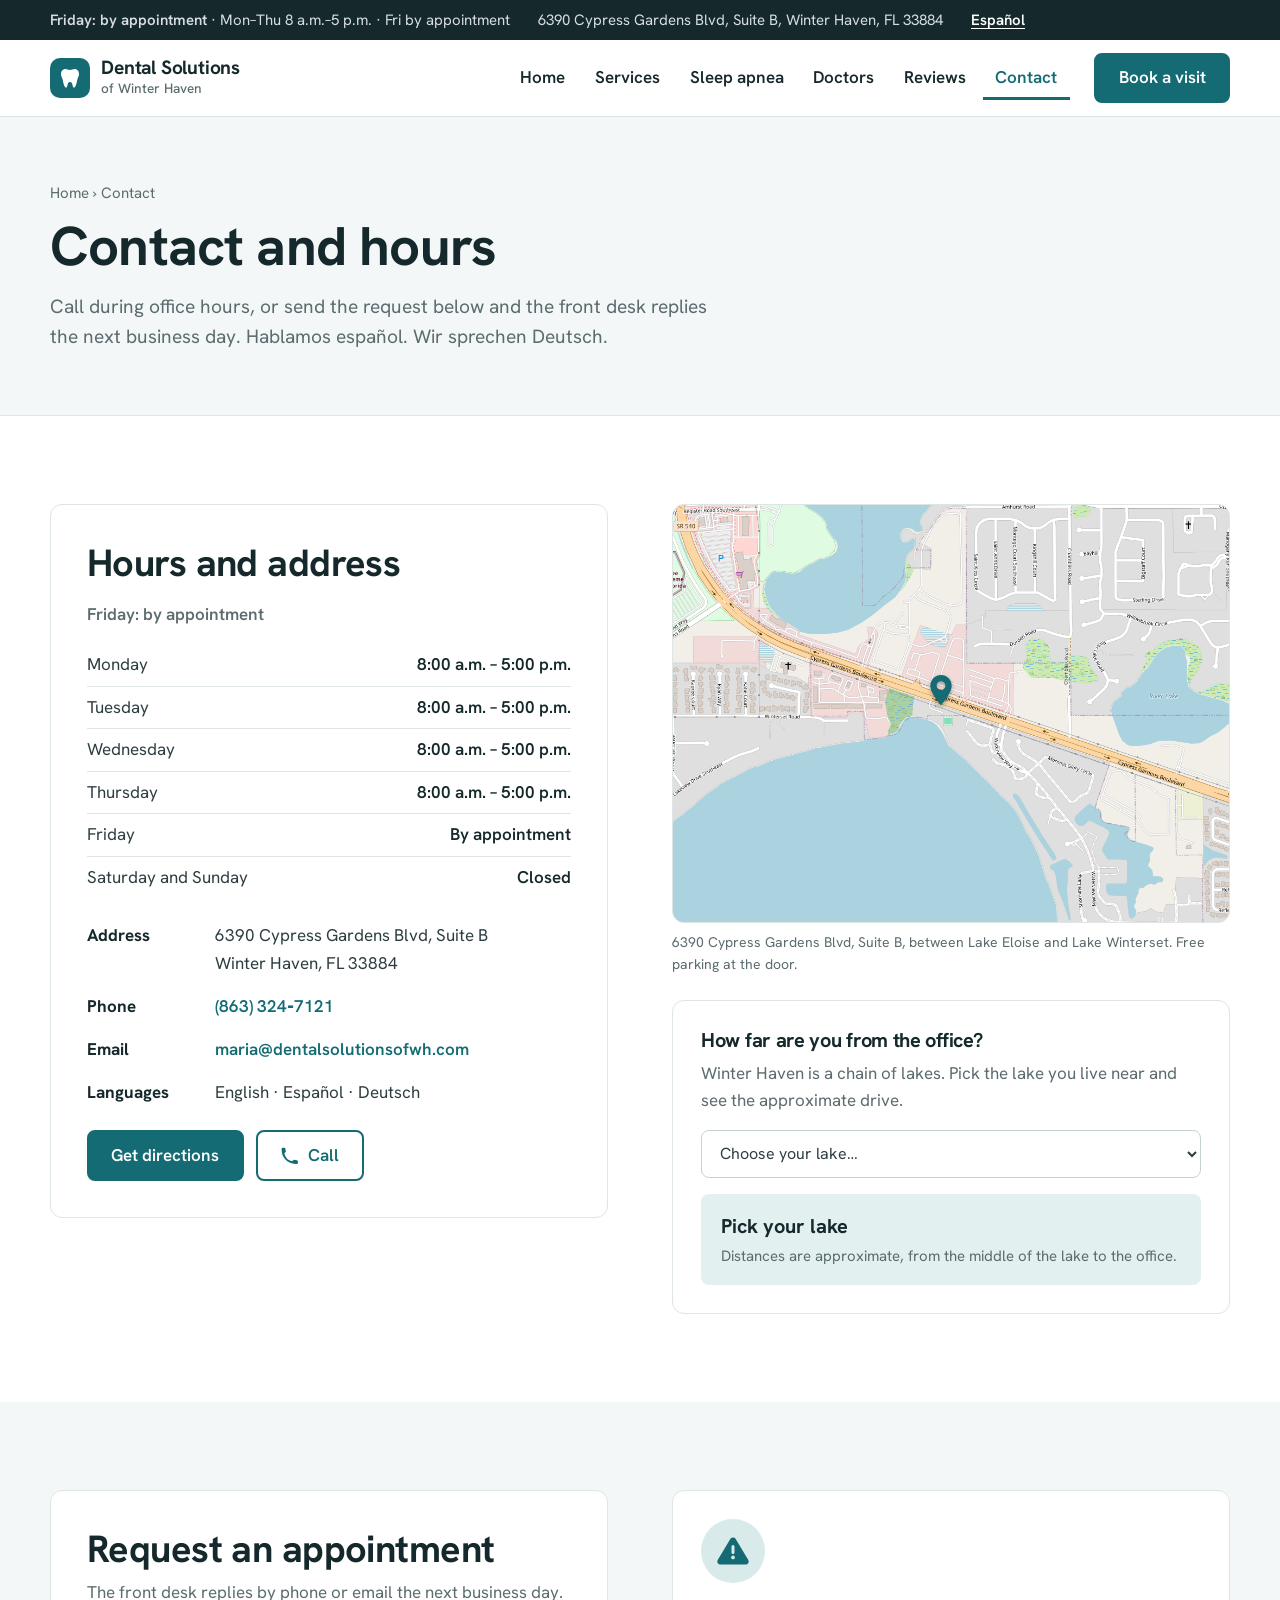
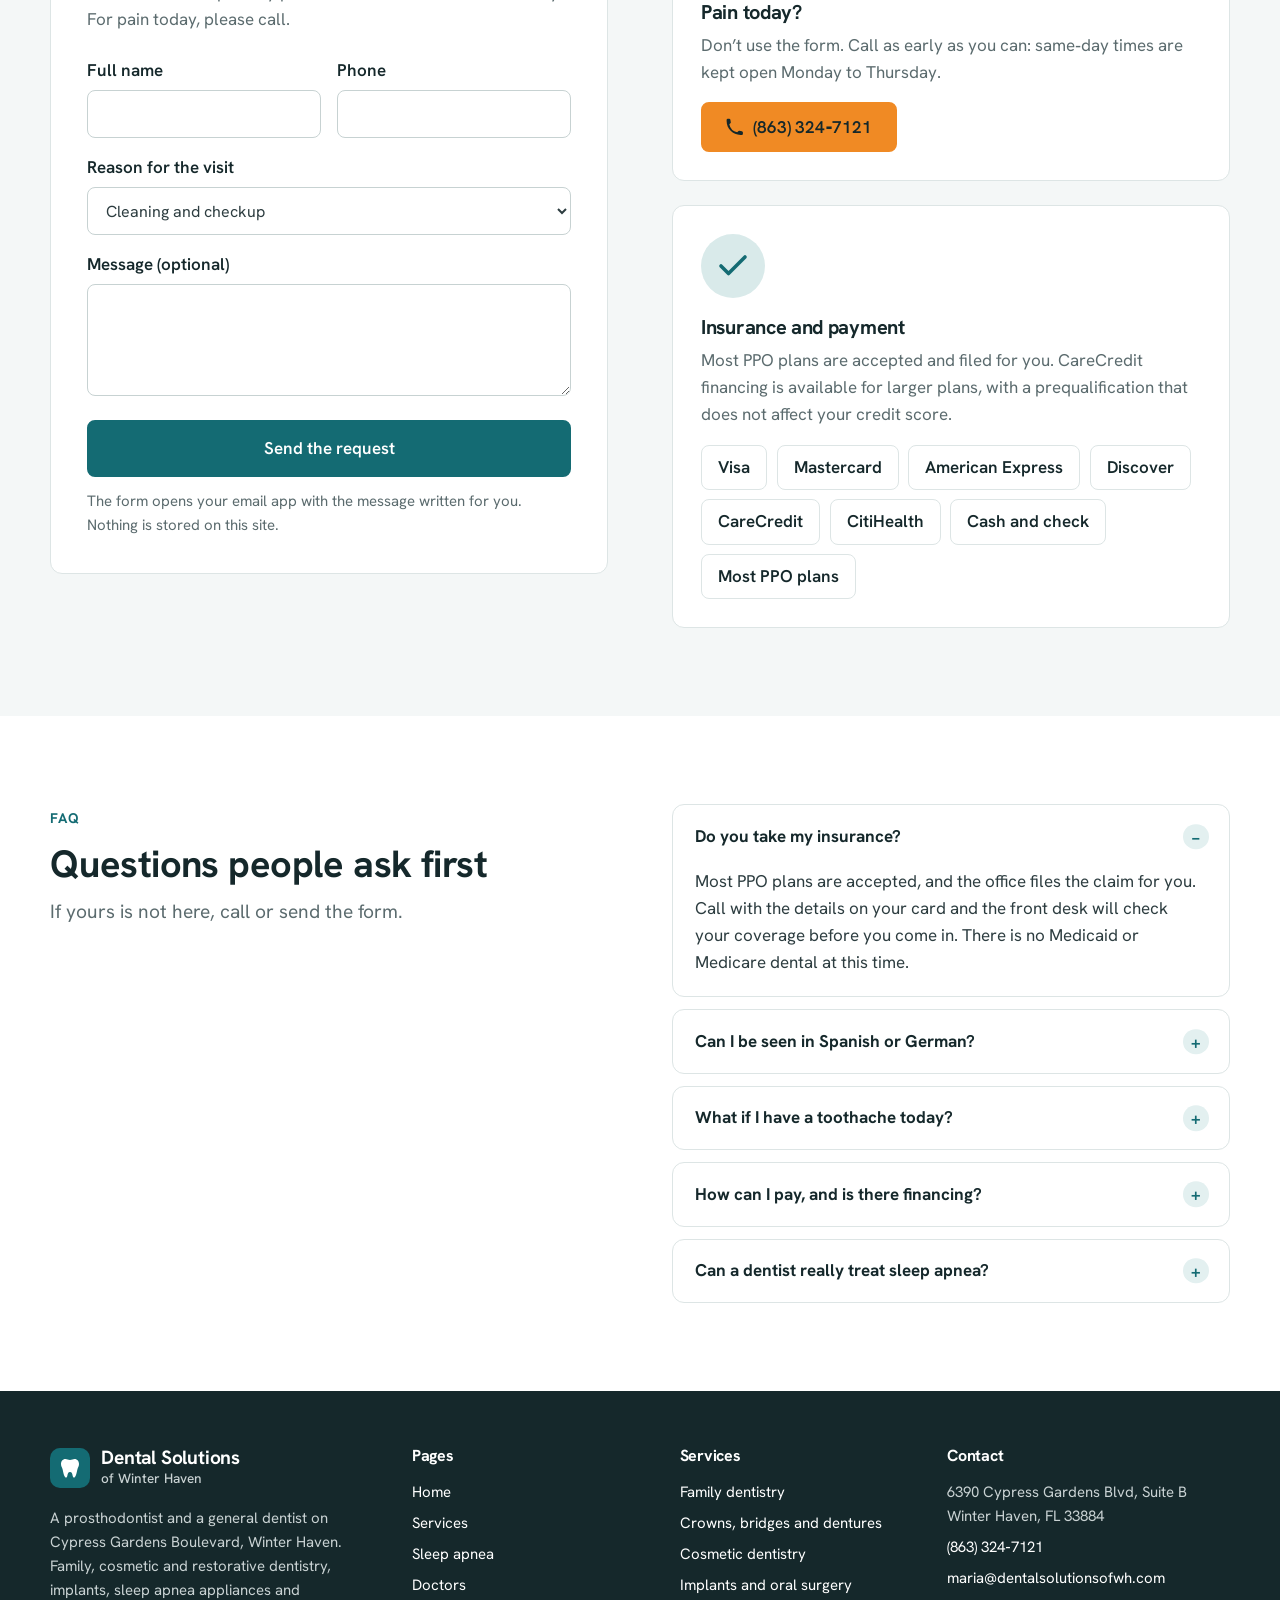
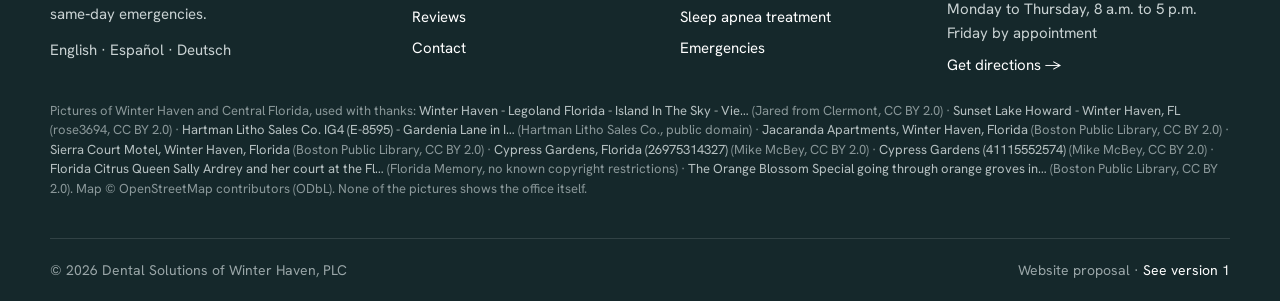
<file: contact.html>
<!doctype html>
<html lang="en" data-lang="en">
<head>
<meta charset="utf-8">
<meta name="viewport" content="width=device-width, initial-scale=1, viewport-fit=cover">
<title>Contact and hours · Dental Solutions of Winter Haven</title>
<meta name="description" content="Book a visit at 6390 Cypress Gardens Blvd, Winter Haven, FL 33884. Call (863) 324‑7121. Monday to Thursday 8 to 5.">
<meta name="theme-color" content="#15282b">
<meta name="color-scheme" content="light">
<meta property="og:title" content="Contact and hours · Dental Solutions of Winter Haven">
<meta property="og:description" content="Book a visit at 6390 Cypress Gardens Blvd, Winter Haven, FL 33884. Call (863) 324‑7121. Monday to Thursday 8 to 5.">
<meta property="og:type" content="website">
<meta property="og:locale" content="en_US">
<meta property="og:locale:alternate" content="es_US">
<script type="application/ld+json">{"@context": "https://schema.org", "@type": "Dentist", "name": "Dental Solutions of Winter Haven", "url": "https://www.dentalsolutionsofwh.com/", "telephone": "+1-863-324-7121", "email": "maria@dentalsolutionsofwh.com", "address": {"@type": "PostalAddress", "streetAddress": "6390 Cypress Gardens Blvd, Suite B", "addressLocality": "Winter Haven", "addressRegion": "FL", "postalCode": "33884", "addressCountry": "US"}, "geo": {"@type": "GeoCoordinates", "latitude": 27.9825809, "longitude": -81.6782343}, "openingHoursSpecification": [{"@type": "OpeningHoursSpecification", "dayOfWeek": ["Monday", "Tuesday", "Wednesday", "Thursday"], "opens": "08:00", "closes": "17:00"}], "employee": [{"@type": "Person", "name": "Dr. Carlos A. Polo", "jobTitle": "Prosthodontist"}, {"@type": "Person", "name": "Dr. Jose G. Cruz", "jobTitle": "Dentist"}], "knowsLanguage": ["en", "es", "de"], "paymentAccepted": "Cash, Check, Visa, Mastercard, American Express, Discover, CareCredit"}</script>
<script>document.documentElement.classList.add('js');try{var l=localStorage.getItem('dswh-lang');if(l==='es'||l==='en'){document.documentElement.dataset.lang=l;document.documentElement.lang=l;}}catch(e){}</script>
<link rel="preconnect" href="https://fonts.googleapis.com">
<link rel="preconnect" href="https://fonts.gstatic.com" crossorigin>
<link href="https://fonts.googleapis.com/css2?family=Hanken+Grotesk:wght@400;500;600;700&display=swap" rel="stylesheet">
<link rel="icon" href="data:image/svg+xml,%3Csvg xmlns='http://www.w3.org/2000/svg' viewBox='0 0 64 64'%3E%3Crect width='64' height='64' rx='14' fill='%23146b73'/%3E%3Cpath d='M22 14c4 0 7 3 10 3s6-3 10-3c7 0 11 6 11 12 0 5-2.5 8.5-4 12-1.5 5-2.5 14-6 18-2.5 3-5 1-5.7-2.5-1-4.5-1.8-9.5-5.3-9.5s-4.3 5-5.3 9.5C26 57 23.5 59 21 56c-3.5-4-4.5-13-6-18-1.5-3.5-4-7-4-12 0-6 4-12 11-12z' fill='%23fff'/%3E%3C/svg%3E">
<link rel="stylesheet" href="styles.css?v=5272a525">
</head>
<body>
<a class="skip" href="#main"><span data-l="en">Skip to content</span><span data-l="es">Ir al contenido</span></a>
<div class="topbar">
  <div class="wrap topbar-row">
    <span><span class="open-now" data-open-now></span><span class="hide-sm"> · <span data-l="en">Mon–Thu 8 a.m.–5 p.m. · Fri by appointment</span><span data-l="es">Lun–jue 8 a.m.–5 p.m. · Vie con cita</span></span></span>
    <span class="hide-sm">6390 Cypress Gardens Blvd, Suite B, Winter Haven, FL 33884</span>
    <span class="spacer hide-md">English · Español · Deutsch</span>
    <button class="lang" id="lang" type="button" aria-label="Cambiar idioma / Change language"><span data-l="en">Español</span><span data-l="es">English</span></button>
  </div>
</div>
<header class="header">
  <div class="wrap header-row">
    <a class="logo " href="index.html" aria-label="Dental Solutions of Winter Haven, home"><span class="logo-mark"><svg viewBox="0 0 24 24" fill="currentColor" aria-hidden="true"><path d="M7.5 3C9 3 10 4 12 4s3-1 4.5-1C19.5 3 21 5.5 21 8c0 2-1 3.5-1.5 5-.6 2-1 6-2.5 8-1 1.3-2 .3-2.3-1-.4-1.8-.7-4-2.7-4s-2.3 2.2-2.7 4c-.3 1.3-1.3 2.3-2.3 1C5.5 19 5.1 15 4.5 13 4 11.5 3 10 3 8c0-2.5 1.5-5 4.5-5z"/></svg></span><span><b>Dental Solutions</b><small>of Winter Haven</small></span></a>
    <nav class="nav" id="menu" aria-label="Main"><a href="index.html"><span data-l="en">Home</span><span data-l="es">Inicio</span></a><a href="services.html"><span data-l="en">Services</span><span data-l="es">Servicios</span></a><a href="sleep-apnea.html"><span data-l="en">Sleep apnea</span><span data-l="es">Apnea del sueño</span></a><a href="doctors.html"><span data-l="en">Doctors</span><span data-l="es">Doctores</span></a><a href="reviews.html"><span data-l="en">Reviews</span><span data-l="es">Opiniones</span></a><a href="contact.html" aria-current="page"><span data-l="en">Contact</span><span data-l="es">Contacto</span></a></nav>
    <div class="header-actions">
      <a class="header-phone" href="tel:+18633247121">(863) 324‑7121</a>
      <a class="btn" href="contact.html#request"><span data-l="en">Book a visit</span><span data-l="es">Reservar cita</span></a>
      <button class="burger" id="burger" type="button" aria-expanded="false" aria-controls="menu"><span data-l="en">Menu</span><span data-l="es">Menú</span></button>
    </div>
  </div>
</header>
<main id="main"><section class="page-head">
  <div class="wrap">
    <p class="crumbs"><a href="index.html"><span data-l="en">Home</span><span data-l="es">Inicio</span></a> › <span data-l="en">Contact</span><span data-l="es">Contacto</span></p>
    <h1 class="h1"><span data-l="en">Contact and hours</span><span data-l="es">Contacto y horario</span></h1>
    <p class="lead"><span data-l="en">Call during office hours, or send the request below and the front desk replies the next business day. Hablamos español. Wir sprechen Deutsch.</span><span data-l="es">Llame en horario de oficina o envíe la solicitud de abajo y la recepción responde el siguiente día hábil. We speak English. Wir sprechen Deutsch.</span></p>
    
  </div>
</section>
<section class="section" id="hours">
  <div class="wrap two-col two-col-start">
    <div class="card card-pad-lg">
      <h2 class="h2" style="margin-bottom:1rem"><span data-l="en">Hours and address</span><span data-l="es">Horario y dirección</span></h2>
      <p style="margin-bottom:1rem"><span class="open-now" data-open-now></span></p>
      <table class="hours">
        <tr><td><span data-l="en">Monday</span><span data-l="es">Lunes</span></td><td>8:00 a.m. – 5:00 p.m.</td></tr>
        <tr><td><span data-l="en">Tuesday</span><span data-l="es">Martes</span></td><td>8:00 a.m. – 5:00 p.m.</td></tr>
        <tr><td><span data-l="en">Wednesday</span><span data-l="es">Miércoles</span></td><td>8:00 a.m. – 5:00 p.m.</td></tr>
        <tr><td><span data-l="en">Thursday</span><span data-l="es">Jueves</span></td><td>8:00 a.m. – 5:00 p.m.</td></tr>
        <tr><td><span data-l="en">Friday</span><span data-l="es">Viernes</span></td><td><span data-l="en">By appointment</span><span data-l="es">Con cita</span></td></tr>
        <tr><td><span data-l="en">Saturday and Sunday</span><span data-l="es">Sábado y domingo</span></td><td><span data-l="en">Closed</span><span data-l="es">Cerrado</span></td></tr>
      </table>
      <dl class="facts" style="margin-top:1.5rem">
        <div><dt><span data-l="en">Address</span><span data-l="es">Dirección</span></dt><dd>6390 Cypress Gardens Blvd, Suite B<br>Winter Haven, FL 33884</dd></div>
        <div><dt><span data-l="en">Phone</span><span data-l="es">Teléfono</span></dt><dd><a href="tel:+18633247121">(863) 324‑7121</a></dd></div>
        <div><dt>Email</dt><dd><a href="mailto:maria@dentalsolutionsofwh.com">maria@dentalsolutionsofwh.com</a></dd></div>
        <div><dt><span data-l="en">Languages</span><span data-l="es">Idiomas</span></dt><dd>English · Español · Deutsch</dd></div>
      </dl>
      <div class="btn-row" style="margin-top:1.5rem">
        <a class="btn" href="https://www.google.com/maps/dir/?api=1&destination=6390+Cypress+Gardens+Blvd+Winter+Haven+FL+33884" target="_blank" rel="noopener"><span data-l="en">Get directions</span><span data-l="es">Cómo llegar</span></a>
        <a class="btn btn-outline" href="tel:+18633247121"><svg viewBox="0 0 24 24" fill="currentColor" aria-hidden="true"><path d="M2 3.5A1.5 1.5 0 0 1 3.5 2h1.6a1.5 1.5 0 0 1 1.5 1.3l.5 3.1a1.5 1.5 0 0 1-.5 1.4L5.3 9a12.3 12.3 0 0 0 9.7 9.7l1.2-1.3a1.5 1.5 0 0 1 1.4-.5l3.1.5a1.5 1.5 0 0 1 1.3 1.5v1.6a1.5 1.5 0 0 1-1.5 1.5H19C9.6 22 2 14.4 2 5V3.5z"/></svg> <span data-l="en">Call</span><span data-l="es">Llamar</span></a>
      </div>
    </div>
    <div>
      <div class="tilemap" role="img" aria-label="Map of 6390 Cypress Gardens Boulevard, Winter Haven"><div class="tilemap-grid"><img src="assets/map/16-17897-27457.png" width="256" height="256" alt="" loading="lazy"><img src="assets/map/16-17898-27457.png" width="256" height="256" alt="" loading="lazy"><img src="assets/map/16-17899-27457.png" width="256" height="256" alt="" loading="lazy"><img src="assets/map/16-17900-27457.png" width="256" height="256" alt="" loading="lazy"><img src="assets/map/16-17897-27458.png" width="256" height="256" alt="" loading="lazy"><img src="assets/map/16-17898-27458.png" width="256" height="256" alt="" loading="lazy"><img src="assets/map/16-17899-27458.png" width="256" height="256" alt="" loading="lazy"><img src="assets/map/16-17900-27458.png" width="256" height="256" alt="" loading="lazy"><img src="assets/map/16-17897-27459.png" width="256" height="256" alt="" loading="lazy"><img src="assets/map/16-17898-27459.png" width="256" height="256" alt="" loading="lazy"><img src="assets/map/16-17899-27459.png" width="256" height="256" alt="" loading="lazy"><img src="assets/map/16-17900-27459.png" width="256" height="256" alt="" loading="lazy"></div><span class="tilemap-pin" style="left:48.28%;top:47.90%"><svg viewBox="0 0 24 24" fill="currentColor"><path d="M12 0a8.5 8.5 0 0 0-8.5 8.5C3.5 15 12 24 12 24s8.5-9 8.5-15.5A8.5 8.5 0 0 0 12 0zm0 12a3.5 3.5 0 1 1 0-7 3.5 3.5 0 0 1 0 7z"/></svg></span></div>
      <p class="caption"><span data-l="en">6390 Cypress Gardens Blvd, Suite B, between Lake Eloise and Lake Winterset. Free parking at the door.</span><span data-l="es">6390 Cypress Gardens Blvd, Suite B, entre Lake Eloise y Lake Winterset. Estacionamiento gratis en la puerta.</span></p>
      <div style="margin-top:1.5rem"><div class="card lake-tool">
  <h3 class="h3"><span data-l="en">How far are you from the office?</span><span data-l="es">¿Qué tan lejos está del consultorio?</span></h3>
  <p class="muted" style="margin:0.4rem 0 1rem"><span data-l="en">Winter Haven is a chain of lakes. Pick the lake you live near and see the approximate drive.</span><span data-l="es">Winter Haven es una cadena de lagos. Elija el lago cerca del que vive y vea el trayecto aproximado.</span></p>
  <label class="sr" for="lake-select"><span data-l="en">Your lake</span><span data-l="es">Su lago</span></label>
  <select id="lake-select"><option value="" data-en="Choose your lake…" data-es="Elija su lago…">Choose your lake…</option><option value="Lake Ada" data-km="7.1">Lake Ada</option><option value="Lake Annie" data-km="7.26">Lake Annie</option><option value="Lake Ashton" data-km="4.84">Lake Ashton</option><option value="Lake Bess" data-km="3.02">Lake Bess</option><option value="Lake Buckeye" data-km="6.96">Lake Buckeye</option><option value="Lake Daisy" data-km="2.42">Lake Daisy</option><option value="Lake Dell" data-km="6.75">Lake Dell</option><option value="Lake Dexter" data-km="0.85">Lake Dexter</option><option value="Lake Elbert" data-km="5.74">Lake Elbert</option><option value="Lake Eloise" data-km="2.17">Lake Eloise</option><option value="Lake Fannie" data-km="8.48">Lake Fannie</option><option value="Lake Florence" data-km="2.36">Lake Florence</option><option value="Lake Fox" data-km="2.19">Lake Fox</option><option value="Lake Gross" data-km="2.51">Lake Gross</option><option value="Lake Gwyn" data-km="4.91">Lake Gwyn</option><option value="Lake Hamilton" data-km="8.82">Lake Hamilton</option><option value="Lake Hart" data-km="3.4">Lake Hart</option><option value="Lake Howard" data-km="7.98">Lake Howard</option><option value="Lake Idyl" data-km="7.4">Lake Idyl</option><option value="Lake Josephine" data-km="7.7">Lake Josephine</option><option value="Lake Lee" data-km="6.9">Lake Lee</option><option value="Lake Link" data-km="4.75">Lake Link</option><option value="Lake Lulu" data-km="4.73">Lake Lulu</option><option value="Lake Mabel" data-km="8.9">Lake Mabel</option><option value="Lake Mariam" data-km="4.09">Lake Mariam</option><option value="Lake Marie" data-km="8.03">Lake Marie</option><option value="Lake Martha" data-km="6.62">Lake Martha</option><option value="Lake Maude" data-km="7.59">Lake Maude</option><option value="Lake May" data-km="6.82">Lake May</option><option value="Lake McLeod" data-km="7.38">Lake McLeod</option><option value="Lake Menzie" data-km="7.08">Lake Menzie</option><option value="Lake Mirror" data-km="8.75">Lake Mirror</option><option value="Lake Otis" data-km="4.68">Lake Otis</option><option value="Lake Reed" data-km="2.51">Lake Reed</option><option value="Lake Roy" data-km="3.6">Lake Roy</option><option value="Lake Ruby" data-km="2.09">Lake Ruby</option><option value="Lake Ruth" data-km="7.8">Lake Ruth</option><option value="Lake Sara" data-km="8.55">Lake Sara</option><option value="Lake Shipp" data-km="6.66">Lake Shipp</option><option value="Lake Silver" data-km="7.34">Lake Silver</option><option value="Lake Summit" data-km="2.35">Lake Summit</option><option value="Lake Suzanne" data-km="8.03">Lake Suzanne</option><option value="Lake Venus" data-km="6.59">Lake Venus</option><option value="Lake Winterset" data-km="1.24">Lake Winterset</option></select>
  <div class="lake-result" id="chain-result" aria-live="polite"><strong><span data-l="en">Pick your lake</span><span data-l="es">Elija su lago</span></strong><span><span data-l="en">Distances are approximate, from the middle of the lake to the office.</span><span data-l="es">Las distancias son aproximadas, del centro del lago al consultorio.</span></span></div>
</div></div>
    </div>
  </div>
</section>
<section class="section section-alt" id="request">
  <div class="wrap two-col two-col-start">
    <form class="card card-pad-lg" id="contact-form" data-mail="maria@dentalsolutionsofwh.com">
  <h2 class="h2" style="margin-bottom:0.5rem"><span data-l="en">Request an appointment</span><span data-l="es">Solicite una cita</span></h2>
  <p class="muted" style="margin-bottom:1.5rem"><span data-l="en">The front desk replies by phone or email the next business day. For pain today, please call.</span><span data-l="es">La recepción responde por teléfono o correo el siguiente día hábil. Si tiene dolor hoy, mejor llame.</span></p>
  <div class="form-grid">
    <div class="row-2">
      <div><label for="f-name"><span data-l="en">Full name</span><span data-l="es">Nombre completo</span></label><input id="f-name" name="name" type="text" autocomplete="name" required></div>
      <div><label for="f-phone"><span data-l="en">Phone</span><span data-l="es">Teléfono</span></label><input id="f-phone" name="phone" type="tel" autocomplete="tel" required></div>
    </div>
    <div><label for="f-reason"><span data-l="en">Reason for the visit</span><span data-l="es">Motivo de la visita</span></label><select id="f-reason" name="reason"><option data-en="Cleaning and checkup" data-es="Limpieza y revisión">Cleaning and checkup</option><option data-en="Toothache or emergency" data-es="Dolor o urgencia">Toothache or emergency</option><option data-en="Crowns, dentures or implants" data-es="Coronas, prótesis o implantes">Crowns, dentures or implants</option><option data-en="Cosmetic: veneers, whitening" data-es="Estética: carillas, blanqueamiento">Cosmetic: veneers, whitening</option><option data-en="Sleep apnea appliance" data-es="Aparato para apnea del sueño">Sleep apnea appliance</option><option data-en="Something else" data-es="Otra cosa">Something else</option></select></div>
    <div><label for="f-msg"><span data-l="en">Message (optional)</span><span data-l="es">Mensaje (opcional)</span></label><textarea id="f-msg" name="message"></textarea></div>
    <button class="btn btn-lg btn-block" type="submit"><span data-l="en">Send the request</span><span data-l="es">Enviar la solicitud</span></button>
  </div>
  <p class="form-note"><span data-l="en">The form opens your email app with the message written for you. Nothing is stored on this site.</span><span data-l="es">El formulario abre su aplicación de correo con el mensaje ya escrito. Este sitio no guarda nada.</span></p>
</form>
    <div>
      <div class="card" style="margin-bottom:1.5rem"><span class="icon"><svg viewBox="0 0 24 24" fill="currentColor" aria-hidden="true"><path fill-rule="evenodd" d="M10.3 3.9a2 2 0 0 1 3.4 0l8.5 14.1a2 2 0 0 1-1.7 3H3.5a2 2 0 0 1-1.7-3l8.5-14.1zM12 8a1 1 0 0 0-1 1v4a1 1 0 1 0 2 0V9a1 1 0 0 0-1-1zm0 9.5a1.25 1.25 0 1 0 0-2.5 1.25 1.25 0 0 0 0 2.5z"/></svg></span><h3 class="h3"><span data-l="en">Pain today?</span><span data-l="es">¿Dolor hoy?</span></h3><p><span data-l="en">Don’t use the form. Call as early as you can: same‑day times are kept open Monday to Thursday.</span><span data-l="es">No use el formulario. Llame lo antes posible: se reservan horas del mismo día de lunes a jueves.</span></p><div class="btn-row" style="margin-top:1rem"><a class="btn btn-accent" href="tel:+18633247121"><svg viewBox="0 0 24 24" fill="currentColor" aria-hidden="true"><path d="M2 3.5A1.5 1.5 0 0 1 3.5 2h1.6a1.5 1.5 0 0 1 1.5 1.3l.5 3.1a1.5 1.5 0 0 1-.5 1.4L5.3 9a12.3 12.3 0 0 0 9.7 9.7l1.2-1.3a1.5 1.5 0 0 1 1.4-.5l3.1.5a1.5 1.5 0 0 1 1.3 1.5v1.6a1.5 1.5 0 0 1-1.5 1.5H19C9.6 22 2 14.4 2 5V3.5z"/></svg> (863) 324‑7121</a></div></div>
      <div class="card" id="pay"><span class="icon"><svg viewBox="0 0 24 24" fill="none" stroke="currentColor" stroke-width="3" stroke-linecap="round" stroke-linejoin="round" aria-hidden="true"><path d="M20 6 9 17l-5-5"/></svg></span><h3 class="h3"><span data-l="en">Insurance and payment</span><span data-l="es">Seguros y pagos</span></h3><p><span data-l="en">Most PPO plans are accepted and filed for you. CareCredit financing is available for larger plans, with a prequalification that does not affect your credit score.</span><span data-l="es">Se aceptan la mayoría de los planes PPO y el consultorio presenta el reclamo. Hay financiamiento CareCredit para planes grandes, con una precalificación que no afecta su puntaje de crédito.</span></p><ul class="chips"><li>Visa</li><li>Mastercard</li><li>American Express</li><li>Discover</li><li>CareCredit</li><li>CitiHealth</li><li><span data-l="en">Cash and check</span><span data-l="es">Efectivo y cheque</span></li><li><span data-l="en">Most PPO plans</span><span data-l="es">La mayoría de planes PPO</span></li></ul></div>
    </div>
  </div>
</section>
<section class="section" id="faq">
  <div class="wrap two-col two-col-start">
    <div class="section-head" style="margin-bottom:0"><span class="eyebrow">FAQ</span><h2 class="h2"><span data-l="en">Questions people ask first</span><span data-l="es">Lo que la gente pregunta primero</span></h2><p class="lead"><span data-l="en">If yours is not here, call or send the form.</span><span data-l="es">Si la suya no está aquí, llame o envíe el formulario.</span></p></div>
    <div><details class="faq" name="faq" open><summary><span data-l="en">Do you take my insurance?</span><span data-l="es">¿Aceptan mi seguro?</span></summary><div class="answer"><p><span data-l="en">Most PPO plans are accepted, and the office files the claim for you. Call with the details on your card and the front desk will check your coverage before you come in. There is no Medicaid or Medicare dental at this time.</span><span data-l="es">Se aceptan la mayoría de los planes PPO, y el consultorio presenta el reclamo por usted. Llame con los datos de su tarjeta y la recepción verifica su cobertura antes de su visita. Por ahora no se acepta Medicaid ni Medicare dental.</span></p></div></details><details class="faq" name="faq"><summary><span data-l="en">Can I be seen in Spanish or German?</span><span data-l="es">¿Me pueden atender en español o alemán?</span></summary><div class="answer"><p><span data-l="en">Yes. Both doctors speak Spanish, Dr. Polo also speaks German, and the whole visit, from the phone call to the treatment plan, can happen in your language.</span><span data-l="es">Sí. Los dos doctores hablan español, el Dr. Polo también habla alemán, y toda la visita, desde la llamada hasta el plan de tratamiento, puede ser en su idioma.</span></p></div></details><details class="faq" name="faq"><summary><span data-l="en">What if I have a toothache today?</span><span data-l="es">¿Y si tengo dolor de muela hoy?</span></summary><div class="answer"><p><span data-l="en">Call <a href="tel:+18633247121">(863) 324‑7121</a> as early as you can. Same‑day times are kept open for emergencies, Monday to Thursday, and patients have been seen the same day without an appointment.</span><span data-l="es">Llame al <a href="tel:+18633247121">(863) 324‑7121</a> lo antes posible. Se reservan horas del mismo día para urgencias, de lunes a jueves, y hay pacientes que han sido atendidos el mismo día sin cita.</span></p></div></details><details class="faq" name="faq"><summary><span data-l="en">How can I pay, and is there financing?</span><span data-l="es">¿Cómo puedo pagar, y hay financiamiento?</span></summary><div class="answer"><p><span data-l="en">Cash, check, Visa, Mastercard, American Express and Discover are accepted. CareCredit financing is available, with a prequalification that does not affect your credit score. Every plan comes with its cost written down before anything starts.</span><span data-l="es">Se acepta efectivo, cheque, Visa, Mastercard, American Express y Discover. Hay financiamiento con CareCredit, con una precalificación que no afecta su puntaje de crédito. Cada plan viene con su costo por escrito antes de empezar.</span></p></div></details><details class="faq" name="faq"><summary><span data-l="en">Can a dentist really treat sleep apnea?</span><span data-l="es">¿Un dentista puede tratar la apnea del sueño?</span></summary><div class="answer"><p><span data-l="en">For many people with mild to moderate obstructive sleep apnea, yes. A custom oral appliance holds the lower jaw slightly forward so the airway stays open. It is fitted here after a sleep study, and adjusted until it is comfortable.</span><span data-l="es">Para muchas personas con apnea obstructiva leve a moderada, sí. Un aparato bucal a medida sostiene la mandíbula un poco hacia adelante para que la vía aérea quede abierta. Se ajusta aquí después de un estudio del sueño, hasta que sea cómodo.</span></p></div></details></div>
  </div>
</section>
</main>
<footer class="footer">
  <div class="wrap">
    <div class="footer-grid">
      <div>
        <a class="logo " href="index.html" aria-label="Dental Solutions of Winter Haven, home"><span class="logo-mark"><svg viewBox="0 0 24 24" fill="currentColor" aria-hidden="true"><path d="M7.5 3C9 3 10 4 12 4s3-1 4.5-1C19.5 3 21 5.5 21 8c0 2-1 3.5-1.5 5-.6 2-1 6-2.5 8-1 1.3-2 .3-2.3-1-.4-1.8-.7-4-2.7-4s-2.3 2.2-2.7 4c-.3 1.3-1.3 2.3-2.3 1C5.5 19 5.1 15 4.5 13 4 11.5 3 10 3 8c0-2.5 1.5-5 4.5-5z"/></svg></span><span><b>Dental Solutions</b><small>of Winter Haven</small></span></a>
        <p><span data-l="en">A prosthodontist and a general dentist on Cypress Gardens Boulevard, Winter Haven. Family, cosmetic and restorative dentistry, implants, sleep apnea appliances and same‑day emergencies.</span><span data-l="es">Un prostodoncista y un dentista general en Cypress Gardens Boulevard, Winter Haven. Odontología familiar, estética y restauradora, implantes, aparatos para apnea del sueño y urgencias el mismo día.</span></p>
        <p style="margin-top:0.75rem">English · Español · Deutsch</p>
      </div>
      <div><h4><span data-l="en">Pages</span><span data-l="es">Páginas</span></h4><ul><li><a href="index.html"><span data-l="en">Home</span><span data-l="es">Inicio</span></a></li><li><a href="services.html"><span data-l="en">Services</span><span data-l="es">Servicios</span></a></li><li><a href="sleep-apnea.html"><span data-l="en">Sleep apnea</span><span data-l="es">Apnea del sueño</span></a></li><li><a href="doctors.html"><span data-l="en">Doctors</span><span data-l="es">Doctores</span></a></li><li><a href="reviews.html"><span data-l="en">Reviews</span><span data-l="es">Opiniones</span></a></li><li><a href="contact.html"><span data-l="en">Contact</span><span data-l="es">Contacto</span></a></li></ul></div>
      <div><h4><span data-l="en">Services</span><span data-l="es">Servicios</span></h4><ul>
        <li><a href="services.html#general"><span data-l="en">Family dentistry</span><span data-l="es">Odontología familiar</span></a></li>
        <li><a href="services.html#prostho"><span data-l="en">Crowns, bridges and dentures</span><span data-l="es">Coronas, puentes y prótesis</span></a></li>
        <li><a href="services.html#cosmetic"><span data-l="en">Cosmetic dentistry</span><span data-l="es">Odontología estética</span></a></li>
        <li><a href="services.html#implants"><span data-l="en">Implants and oral surgery</span><span data-l="es">Implantes y cirugía oral</span></a></li>
        <li><a href="sleep-apnea.html"><span data-l="en">Sleep apnea treatment</span><span data-l="es">Tratamiento de apnea del sueño</span></a></li>
        <li><a href="services.html#emergency"><span data-l="en">Emergencies</span><span data-l="es">Urgencias</span></a></li>
      </ul></div>
      <div><h4><span data-l="en">Contact</span><span data-l="es">Contacto</span></h4><ul>
        <li>6390 Cypress Gardens Blvd, Suite B<br>Winter Haven, FL 33884</li>
        <li><a href="tel:+18633247121">(863) 324‑7121</a></li>
        <li><a href="mailto:maria@dentalsolutionsofwh.com">maria@dentalsolutionsofwh.com</a></li>
        <li><span data-l="en">Monday to Thursday, 8 a.m. to 5 p.m.</span><span data-l="es">Lunes a jueves, 8 a.m. a 5 p.m.</span><br><span data-l="en">Friday by appointment</span><span data-l="es">Viernes con cita</span></li>
        <li><a class="link-arrow" href="https://www.google.com/maps/dir/?api=1&destination=6390+Cypress+Gardens+Blvd+Winter+Haven+FL+33884" target="_blank" rel="noopener"><span data-l="en">Get directions</span><span data-l="es">Cómo llegar</span></a></li>
      </ul></div>
    </div>
    <p class="credits"><span data-l="en">Pictures of Winter Haven and Central Florida, used with thanks:</span><span data-l="es">Imágenes de Winter Haven y Florida Central, usadas con agradecimiento:</span> <a href="https://commons.wikimedia.org/w/index.php?curid=78786937" rel="noopener">Winter Haven - Legoland Florida - Island In The Sky - Vie…</a> (Jared from Clermont, CC BY 2.0) · <a href="https://www.flickr.com/photos/9939138@N05/6604422863" rel="noopener">Sunset Lake Howard - Winter Haven, FL</a> (rose3694, CC BY 2.0) · <a href="https://commons.wikimedia.org/wiki/File:Hartman_Litho_Sales_Co._IG4_(E-8595)_-_Gardenia_Lane_in_Idyllwild_Gardens,_Winter_Haven,_Florida_front.jpg" rel="noopener">Hartman Litho Sales Co. IG4 (E-8595) - Gardenia Lane in I…</a> (Hartman Litho Sales Co., public domain) · <a href="https://www.flickr.com/photos/24029425@N06/8102650862" rel="noopener">Jacaranda Apartments, Winter Haven, Florida</a> (Boston Public Library, CC BY 2.0) · <a href="https://www.flickr.com/photos/24029425@N06/8102651428" rel="noopener">Sierra Court Motel, Winter Haven, Florida</a> (Boston Public Library, CC BY 2.0) · <a href="https://commons.wikimedia.org/w/index.php?curid=78922174" rel="noopener">Cypress Gardens, Florida (26975314327)</a> (Mike McBey, CC BY 2.0) · <a href="https://commons.wikimedia.org/w/index.php?curid=78922175" rel="noopener">Cypress Gardens (41115552574)</a> (Mike McBey, CC BY 2.0) · <a href="https://commons.wikimedia.org/wiki/File:Florida_Citrus_Queen_Sally_Ardrey_and_her_court_at_the_Florida_Citrus_Exposition_in_Winter_Haven.jpg" rel="noopener">Florida Citrus Queen Sally Ardrey and her court at the Fl…</a> (Florida Memory, no known copyright restrictions) · <a href="https://www.flickr.com/photos/24029425@N06/7752655736" rel="noopener">The Orange Blossom Special going through orange groves in…</a> (Boston Public Library, CC BY 2.0). <span data-l="en">Map</span><span data-l="es">Mapa</span> © OpenStreetMap contributors (ODbL). <span data-l="en">None of the pictures shows the office itself.</span><span data-l="es">Ninguna imagen muestra el consultorio en sí.</span></p>
    <div class="footer-bottom">
      <span>© 2026 Dental Solutions of Winter Haven, PLC</span>
      <span><span data-l="en">Website proposal</span><span data-l="es">Propuesta de sitio web</span> · <a href="v1/index.html"><span data-l="en">See version 1</span><span data-l="es">Ver versión 1</span></a></span>
    </div>
  </div>
</footer>
<script src="main.js?v=f303de44"></script>
</body>
</html>
</file>
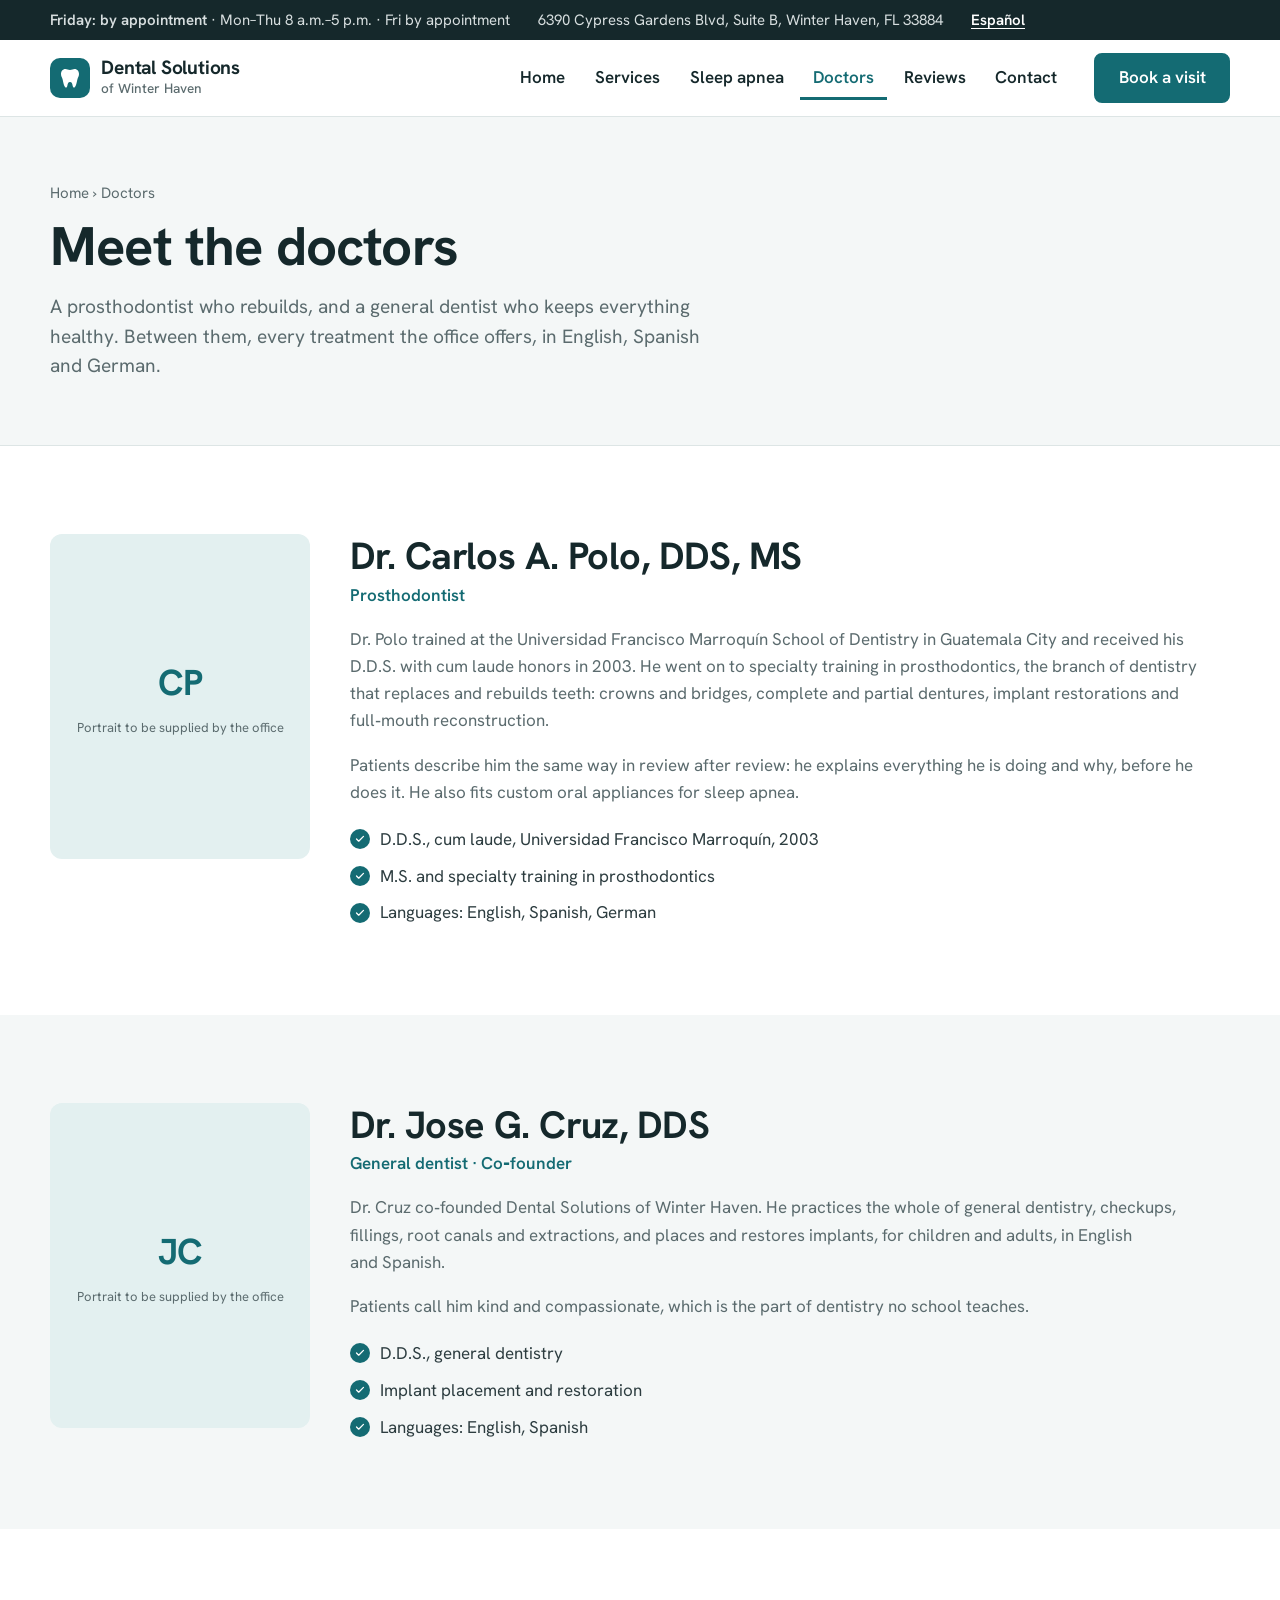
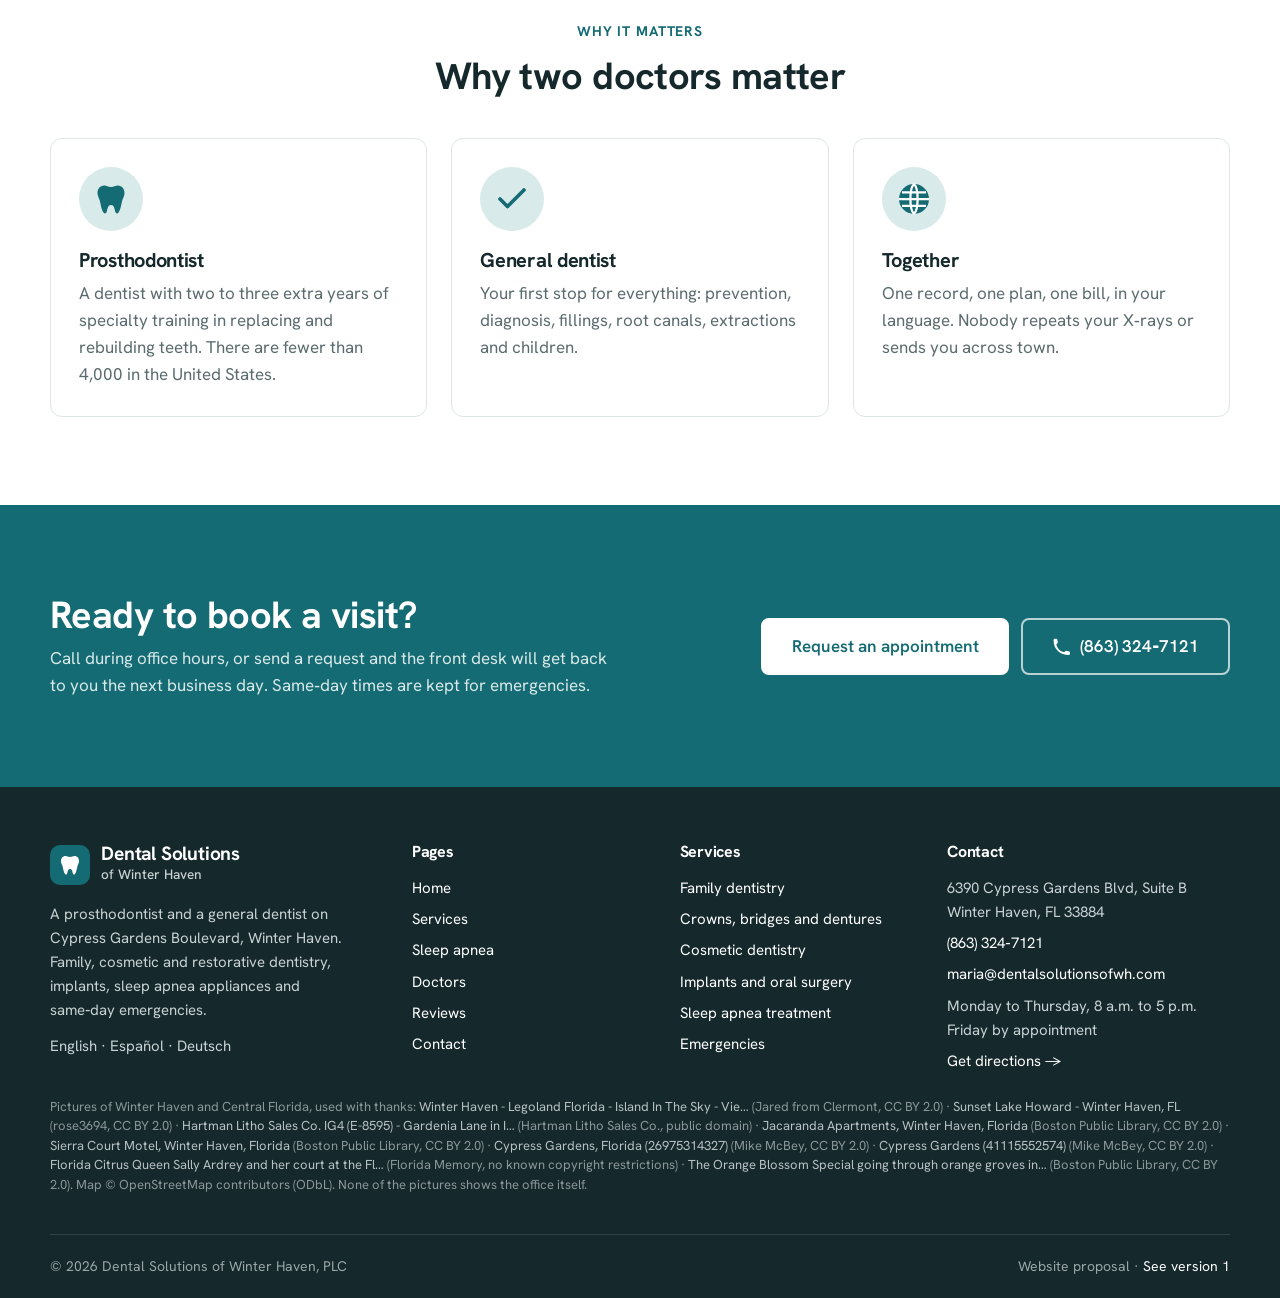
<file: doctors.html>
<!doctype html>
<html lang="en" data-lang="en">
<head>
<meta charset="utf-8">
<meta name="viewport" content="width=device-width, initial-scale=1, viewport-fit=cover">
<title>Dr. Carlos A. Polo and Dr. Jose G. Cruz · Dental Solutions of Winter Haven</title>
<meta name="description" content="Meet the prosthodontist and the general dentist of Dental Solutions of Winter Haven, FL.">
<meta name="theme-color" content="#15282b">
<meta name="color-scheme" content="light">
<meta property="og:title" content="Dr. Carlos A. Polo and Dr. Jose G. Cruz · Dental Solutions of Winter Haven">
<meta property="og:description" content="Meet the prosthodontist and the general dentist of Dental Solutions of Winter Haven, FL.">
<meta property="og:type" content="website">
<meta property="og:locale" content="en_US">
<meta property="og:locale:alternate" content="es_US">
<script type="application/ld+json">{"@context": "https://schema.org", "@type": "Dentist", "name": "Dental Solutions of Winter Haven", "url": "https://www.dentalsolutionsofwh.com/", "telephone": "+1-863-324-7121", "email": "maria@dentalsolutionsofwh.com", "address": {"@type": "PostalAddress", "streetAddress": "6390 Cypress Gardens Blvd, Suite B", "addressLocality": "Winter Haven", "addressRegion": "FL", "postalCode": "33884", "addressCountry": "US"}, "geo": {"@type": "GeoCoordinates", "latitude": 27.9825809, "longitude": -81.6782343}, "openingHoursSpecification": [{"@type": "OpeningHoursSpecification", "dayOfWeek": ["Monday", "Tuesday", "Wednesday", "Thursday"], "opens": "08:00", "closes": "17:00"}], "employee": [{"@type": "Person", "name": "Dr. Carlos A. Polo", "jobTitle": "Prosthodontist"}, {"@type": "Person", "name": "Dr. Jose G. Cruz", "jobTitle": "Dentist"}], "knowsLanguage": ["en", "es", "de"], "paymentAccepted": "Cash, Check, Visa, Mastercard, American Express, Discover, CareCredit"}</script>
<script>document.documentElement.classList.add('js');try{var l=localStorage.getItem('dswh-lang');if(l==='es'||l==='en'){document.documentElement.dataset.lang=l;document.documentElement.lang=l;}}catch(e){}</script>
<link rel="preconnect" href="https://fonts.googleapis.com">
<link rel="preconnect" href="https://fonts.gstatic.com" crossorigin>
<link href="https://fonts.googleapis.com/css2?family=Hanken+Grotesk:wght@400;500;600;700&display=swap" rel="stylesheet">
<link rel="icon" href="data:image/svg+xml,%3Csvg xmlns='http://www.w3.org/2000/svg' viewBox='0 0 64 64'%3E%3Crect width='64' height='64' rx='14' fill='%23146b73'/%3E%3Cpath d='M22 14c4 0 7 3 10 3s6-3 10-3c7 0 11 6 11 12 0 5-2.5 8.5-4 12-1.5 5-2.5 14-6 18-2.5 3-5 1-5.7-2.5-1-4.5-1.8-9.5-5.3-9.5s-4.3 5-5.3 9.5C26 57 23.5 59 21 56c-3.5-4-4.5-13-6-18-1.5-3.5-4-7-4-12 0-6 4-12 11-12z' fill='%23fff'/%3E%3C/svg%3E">
<link rel="stylesheet" href="styles.css?v=5272a525">
</head>
<body>
<a class="skip" href="#main"><span data-l="en">Skip to content</span><span data-l="es">Ir al contenido</span></a>
<div class="topbar">
  <div class="wrap topbar-row">
    <span><span class="open-now" data-open-now></span><span class="hide-sm"> · <span data-l="en">Mon–Thu 8 a.m.–5 p.m. · Fri by appointment</span><span data-l="es">Lun–jue 8 a.m.–5 p.m. · Vie con cita</span></span></span>
    <span class="hide-sm">6390 Cypress Gardens Blvd, Suite B, Winter Haven, FL 33884</span>
    <span class="spacer hide-md">English · Español · Deutsch</span>
    <button class="lang" id="lang" type="button" aria-label="Cambiar idioma / Change language"><span data-l="en">Español</span><span data-l="es">English</span></button>
  </div>
</div>
<header class="header">
  <div class="wrap header-row">
    <a class="logo " href="index.html" aria-label="Dental Solutions of Winter Haven, home"><span class="logo-mark"><svg viewBox="0 0 24 24" fill="currentColor" aria-hidden="true"><path d="M7.5 3C9 3 10 4 12 4s3-1 4.5-1C19.5 3 21 5.5 21 8c0 2-1 3.5-1.5 5-.6 2-1 6-2.5 8-1 1.3-2 .3-2.3-1-.4-1.8-.7-4-2.7-4s-2.3 2.2-2.7 4c-.3 1.3-1.3 2.3-2.3 1C5.5 19 5.1 15 4.5 13 4 11.5 3 10 3 8c0-2.5 1.5-5 4.5-5z"/></svg></span><span><b>Dental Solutions</b><small>of Winter Haven</small></span></a>
    <nav class="nav" id="menu" aria-label="Main"><a href="index.html"><span data-l="en">Home</span><span data-l="es">Inicio</span></a><a href="services.html"><span data-l="en">Services</span><span data-l="es">Servicios</span></a><a href="sleep-apnea.html"><span data-l="en">Sleep apnea</span><span data-l="es">Apnea del sueño</span></a><a href="doctors.html" aria-current="page"><span data-l="en">Doctors</span><span data-l="es">Doctores</span></a><a href="reviews.html"><span data-l="en">Reviews</span><span data-l="es">Opiniones</span></a><a href="contact.html"><span data-l="en">Contact</span><span data-l="es">Contacto</span></a></nav>
    <div class="header-actions">
      <a class="header-phone" href="tel:+18633247121">(863) 324‑7121</a>
      <a class="btn" href="contact.html#request"><span data-l="en">Book a visit</span><span data-l="es">Reservar cita</span></a>
      <button class="burger" id="burger" type="button" aria-expanded="false" aria-controls="menu"><span data-l="en">Menu</span><span data-l="es">Menú</span></button>
    </div>
  </div>
</header>
<main id="main"><section class="page-head">
  <div class="wrap">
    <p class="crumbs"><a href="index.html"><span data-l="en">Home</span><span data-l="es">Inicio</span></a> › <span data-l="en">Doctors</span><span data-l="es">Doctores</span></p>
    <h1 class="h1"><span data-l="en">Meet the doctors</span><span data-l="es">Conozca a los doctores</span></h1>
    <p class="lead"><span data-l="en">A prosthodontist who rebuilds, and a general dentist who keeps everything healthy. Between them, every treatment the office offers, in English, Spanish and German.</span><span data-l="es">Un prostodoncista que reconstruye, y un dentista general que mantiene todo sano. Entre los dos, todos los tratamientos del consultorio, en español, inglés y alemán.</span></p>
    
  </div>
</section>
<section class="section" id="polo">
  <div class="wrap doctor doctor-page">
    <div class="doctor-photo"><div><b>CP</b><span><span data-l="en">Portrait to be supplied by the office</span><span data-l="es">Retrato a entregar por el consultorio</span></span></div></div>
    <div>
      <h2 class="h2">Dr. Carlos A. Polo, DDS, MS</h2>
      <p class="role"><span data-l="en">Prosthodontist</span><span data-l="es">Prostodoncista</span></p>
      <p><span data-l="en">Dr. Polo trained at the Universidad Francisco Marroquín School of Dentistry in Guatemala City and received his D.D.S. with cum laude honors in 2003. He went on to specialty training in prosthodontics, the branch of dentistry that replaces and rebuilds teeth: crowns and bridges, complete and partial dentures, implant restorations and full‑mouth reconstruction.</span><span data-l="es">El Dr. Polo se formó en la Facultad de Odontología de la Universidad Francisco Marroquín, en la Ciudad de Guatemala, y recibió su D.D.S. con honores cum laude en 2003. Continuó con la especialidad en prostodoncia, la rama de la odontología que reemplaza y reconstruye dientes: coronas y puentes, prótesis completas y parciales, restauraciones sobre implantes y reconstrucción de boca completa.</span></p>
      <p><span data-l="en">Patients describe him the same way in review after review: he explains everything he is doing and why, before he does it. He also fits custom oral appliances for sleep apnea.</span><span data-l="es">Los pacientes lo describen igual, opinión tras opinión: explica todo lo que hace y por qué, antes de hacerlo. También ajusta aparatos bucales a medida para la apnea del sueño.</span></p>
      <ul class="checks"><li><span class="check"><svg viewBox="0 0 24 24" fill="none" stroke="currentColor" stroke-width="3" stroke-linecap="round" stroke-linejoin="round" aria-hidden="true"><path d="M20 6 9 17l-5-5"/></svg></span><span><span data-l="en">D.D.S., cum laude, Universidad Francisco Marroquín, 2003</span><span data-l="es">D.D.S., cum laude, Universidad Francisco Marroquín, 2003</span></span></li><li><span class="check"><svg viewBox="0 0 24 24" fill="none" stroke="currentColor" stroke-width="3" stroke-linecap="round" stroke-linejoin="round" aria-hidden="true"><path d="M20 6 9 17l-5-5"/></svg></span><span><span data-l="en">M.S. and specialty training in prosthodontics</span><span data-l="es">M.S. y especialidad en prostodoncia</span></span></li><li><span class="check"><svg viewBox="0 0 24 24" fill="none" stroke="currentColor" stroke-width="3" stroke-linecap="round" stroke-linejoin="round" aria-hidden="true"><path d="M20 6 9 17l-5-5"/></svg></span><span><span data-l="en">Languages: English, Spanish, German</span><span data-l="es">Idiomas: inglés, español, alemán</span></span></li></ul>
    </div>
  </div>
</section>
<section class="section section-alt" id="cruz">
  <div class="wrap doctor doctor-page">
    <div class="doctor-photo"><div><b>JC</b><span><span data-l="en">Portrait to be supplied by the office</span><span data-l="es">Retrato a entregar por el consultorio</span></span></div></div>
    <div>
      <h2 class="h2">Dr. Jose G. Cruz, DDS</h2>
      <p class="role"><span data-l="en">General dentist · Co‑founder</span><span data-l="es">Dentista general · Cofundador</span></p>
      <p><span data-l="en">Dr. Cruz co‑founded Dental Solutions of Winter Haven. He practices the whole of general dentistry, checkups, fillings, root canals and extractions, and places and restores implants, for children and adults, in English and Spanish.</span><span data-l="es">El Dr. Cruz cofundó Dental Solutions of Winter Haven. Ejerce toda la odontología general, revisiones, empastes, conductos y extracciones, y coloca y restaura implantes, para niños y adultos, en español e inglés.</span></p>
      <p><span data-l="en">Patients call him kind and compassionate, which is the part of dentistry no school teaches.</span><span data-l="es">Los pacientes lo llaman amable y compasivo, que es la parte de la odontología que ninguna escuela enseña.</span></p>
      <ul class="checks"><li><span class="check"><svg viewBox="0 0 24 24" fill="none" stroke="currentColor" stroke-width="3" stroke-linecap="round" stroke-linejoin="round" aria-hidden="true"><path d="M20 6 9 17l-5-5"/></svg></span><span><span data-l="en">D.D.S., general dentistry</span><span data-l="es">D.D.S., odontología general</span></span></li><li><span class="check"><svg viewBox="0 0 24 24" fill="none" stroke="currentColor" stroke-width="3" stroke-linecap="round" stroke-linejoin="round" aria-hidden="true"><path d="M20 6 9 17l-5-5"/></svg></span><span><span data-l="en">Implant placement and restoration</span><span data-l="es">Colocación y restauración de implantes</span></span></li><li><span class="check"><svg viewBox="0 0 24 24" fill="none" stroke="currentColor" stroke-width="3" stroke-linecap="round" stroke-linejoin="round" aria-hidden="true"><path d="M20 6 9 17l-5-5"/></svg></span><span><span data-l="en">Languages: English, Spanish</span><span data-l="es">Idiomas: inglés, español</span></span></li></ul>
    </div>
  </div>
</section>
<section class="section">
  <div class="wrap">
    <div class="section-head center"><span class="eyebrow"><span data-l="en">Why it matters</span><span data-l="es">Por qué importa</span></span><h2 class="h2"><span data-l="en">Why two doctors matter</span><span data-l="es">Por qué importan dos doctores</span></h2></div>
    <div class="grid-3">
      <div class="card"><span class="icon"><svg viewBox="0 0 24 24" fill="currentColor" aria-hidden="true"><path d="M7.5 3C9 3 10 4 12 4s3-1 4.5-1C19.5 3 21 5.5 21 8c0 2-1 3.5-1.5 5-.6 2-1 6-2.5 8-1 1.3-2 .3-2.3-1-.4-1.8-.7-4-2.7-4s-2.3 2.2-2.7 4c-.3 1.3-1.3 2.3-2.3 1C5.5 19 5.1 15 4.5 13 4 11.5 3 10 3 8c0-2.5 1.5-5 4.5-5z"/></svg></span><h3 class="h3"><span data-l="en">Prosthodontist</span><span data-l="es">Prostodoncista</span></h3><p><span data-l="en">A dentist with two to three extra years of specialty training in replacing and rebuilding teeth. There are fewer than 4,000 in the United States.</span><span data-l="es">Un dentista con dos a tres años extra de especialidad en reemplazar y reconstruir dientes. Hay menos de 4.000 en Estados Unidos.</span></p></div>
      <div class="card"><span class="icon"><svg viewBox="0 0 24 24" fill="none" stroke="currentColor" stroke-width="3" stroke-linecap="round" stroke-linejoin="round" aria-hidden="true"><path d="M20 6 9 17l-5-5"/></svg></span><h3 class="h3"><span data-l="en">General dentist</span><span data-l="es">Dentista general</span></h3><p><span data-l="en">Your first stop for everything: prevention, diagnosis, fillings, root canals, extractions and children.</span><span data-l="es">Su primera parada para todo: prevención, diagnóstico, empastes, conductos, extracciones y niños.</span></p></div>
      <div class="card"><span class="icon"><svg viewBox="0 0 24 24" fill="currentColor" aria-hidden="true"><circle cx="12" cy="12" r="10"/><path d="M2 12h20M12 2c3.2 3 3.2 17 0 20M12 2c-3.2 3-3.2 17 0 20M4 7.5h16M4 16.5h16" fill="none" stroke="#fff" stroke-width="1.5"/></svg></span><h3 class="h3"><span data-l="en">Together</span><span data-l="es">Juntos</span></h3><p><span data-l="en">One record, one plan, one bill, in your language. Nobody repeats your X‑rays or sends you across town.</span><span data-l="es">Un expediente, un plan, una cuenta, en su idioma. Nadie repite sus radiografías ni lo manda al otro lado del pueblo.</span></p></div>
    </div>
  </div>
</section>
<section class="section band">
  <div class="wrap band-row">
    <div>
      <h2 class="h2"><span data-l="en">Ready to book a visit?</span><span data-l="es">¿Listo para reservar una cita?</span></h2>
      <p><span data-l="en">Call during office hours, or send a request and the front desk will get back to you the next business day. Same‑day times are kept for emergencies.</span><span data-l="es">Llame en horario de oficina o envíe una solicitud y la recepción le responde el siguiente día hábil. Se reservan horas del mismo día para urgencias.</span></p>
    </div>
    <div class="btn-row">
      <a class="btn btn-white btn-lg" href="contact.html#request"><span data-l="en">Request an appointment</span><span data-l="es">Solicitar una cita</span></a>
      <a class="btn btn-ghost-white btn-lg" href="tel:+18633247121"><svg viewBox="0 0 24 24" fill="currentColor" aria-hidden="true"><path d="M2 3.5A1.5 1.5 0 0 1 3.5 2h1.6a1.5 1.5 0 0 1 1.5 1.3l.5 3.1a1.5 1.5 0 0 1-.5 1.4L5.3 9a12.3 12.3 0 0 0 9.7 9.7l1.2-1.3a1.5 1.5 0 0 1 1.4-.5l3.1.5a1.5 1.5 0 0 1 1.3 1.5v1.6a1.5 1.5 0 0 1-1.5 1.5H19C9.6 22 2 14.4 2 5V3.5z"/></svg> (863) 324‑7121</a>
    </div>
  </div>
</section>
</main>
<footer class="footer">
  <div class="wrap">
    <div class="footer-grid">
      <div>
        <a class="logo " href="index.html" aria-label="Dental Solutions of Winter Haven, home"><span class="logo-mark"><svg viewBox="0 0 24 24" fill="currentColor" aria-hidden="true"><path d="M7.5 3C9 3 10 4 12 4s3-1 4.5-1C19.5 3 21 5.5 21 8c0 2-1 3.5-1.5 5-.6 2-1 6-2.5 8-1 1.3-2 .3-2.3-1-.4-1.8-.7-4-2.7-4s-2.3 2.2-2.7 4c-.3 1.3-1.3 2.3-2.3 1C5.5 19 5.1 15 4.5 13 4 11.5 3 10 3 8c0-2.5 1.5-5 4.5-5z"/></svg></span><span><b>Dental Solutions</b><small>of Winter Haven</small></span></a>
        <p><span data-l="en">A prosthodontist and a general dentist on Cypress Gardens Boulevard, Winter Haven. Family, cosmetic and restorative dentistry, implants, sleep apnea appliances and same‑day emergencies.</span><span data-l="es">Un prostodoncista y un dentista general en Cypress Gardens Boulevard, Winter Haven. Odontología familiar, estética y restauradora, implantes, aparatos para apnea del sueño y urgencias el mismo día.</span></p>
        <p style="margin-top:0.75rem">English · Español · Deutsch</p>
      </div>
      <div><h4><span data-l="en">Pages</span><span data-l="es">Páginas</span></h4><ul><li><a href="index.html"><span data-l="en">Home</span><span data-l="es">Inicio</span></a></li><li><a href="services.html"><span data-l="en">Services</span><span data-l="es">Servicios</span></a></li><li><a href="sleep-apnea.html"><span data-l="en">Sleep apnea</span><span data-l="es">Apnea del sueño</span></a></li><li><a href="doctors.html"><span data-l="en">Doctors</span><span data-l="es">Doctores</span></a></li><li><a href="reviews.html"><span data-l="en">Reviews</span><span data-l="es">Opiniones</span></a></li><li><a href="contact.html"><span data-l="en">Contact</span><span data-l="es">Contacto</span></a></li></ul></div>
      <div><h4><span data-l="en">Services</span><span data-l="es">Servicios</span></h4><ul>
        <li><a href="services.html#general"><span data-l="en">Family dentistry</span><span data-l="es">Odontología familiar</span></a></li>
        <li><a href="services.html#prostho"><span data-l="en">Crowns, bridges and dentures</span><span data-l="es">Coronas, puentes y prótesis</span></a></li>
        <li><a href="services.html#cosmetic"><span data-l="en">Cosmetic dentistry</span><span data-l="es">Odontología estética</span></a></li>
        <li><a href="services.html#implants"><span data-l="en">Implants and oral surgery</span><span data-l="es">Implantes y cirugía oral</span></a></li>
        <li><a href="sleep-apnea.html"><span data-l="en">Sleep apnea treatment</span><span data-l="es">Tratamiento de apnea del sueño</span></a></li>
        <li><a href="services.html#emergency"><span data-l="en">Emergencies</span><span data-l="es">Urgencias</span></a></li>
      </ul></div>
      <div><h4><span data-l="en">Contact</span><span data-l="es">Contacto</span></h4><ul>
        <li>6390 Cypress Gardens Blvd, Suite B<br>Winter Haven, FL 33884</li>
        <li><a href="tel:+18633247121">(863) 324‑7121</a></li>
        <li><a href="mailto:maria@dentalsolutionsofwh.com">maria@dentalsolutionsofwh.com</a></li>
        <li><span data-l="en">Monday to Thursday, 8 a.m. to 5 p.m.</span><span data-l="es">Lunes a jueves, 8 a.m. a 5 p.m.</span><br><span data-l="en">Friday by appointment</span><span data-l="es">Viernes con cita</span></li>
        <li><a class="link-arrow" href="https://www.google.com/maps/dir/?api=1&destination=6390+Cypress+Gardens+Blvd+Winter+Haven+FL+33884" target="_blank" rel="noopener"><span data-l="en">Get directions</span><span data-l="es">Cómo llegar</span></a></li>
      </ul></div>
    </div>
    <p class="credits"><span data-l="en">Pictures of Winter Haven and Central Florida, used with thanks:</span><span data-l="es">Imágenes de Winter Haven y Florida Central, usadas con agradecimiento:</span> <a href="https://commons.wikimedia.org/w/index.php?curid=78786937" rel="noopener">Winter Haven - Legoland Florida - Island In The Sky - Vie…</a> (Jared from Clermont, CC BY 2.0) · <a href="https://www.flickr.com/photos/9939138@N05/6604422863" rel="noopener">Sunset Lake Howard - Winter Haven, FL</a> (rose3694, CC BY 2.0) · <a href="https://commons.wikimedia.org/wiki/File:Hartman_Litho_Sales_Co._IG4_(E-8595)_-_Gardenia_Lane_in_Idyllwild_Gardens,_Winter_Haven,_Florida_front.jpg" rel="noopener">Hartman Litho Sales Co. IG4 (E-8595) - Gardenia Lane in I…</a> (Hartman Litho Sales Co., public domain) · <a href="https://www.flickr.com/photos/24029425@N06/8102650862" rel="noopener">Jacaranda Apartments, Winter Haven, Florida</a> (Boston Public Library, CC BY 2.0) · <a href="https://www.flickr.com/photos/24029425@N06/8102651428" rel="noopener">Sierra Court Motel, Winter Haven, Florida</a> (Boston Public Library, CC BY 2.0) · <a href="https://commons.wikimedia.org/w/index.php?curid=78922174" rel="noopener">Cypress Gardens, Florida (26975314327)</a> (Mike McBey, CC BY 2.0) · <a href="https://commons.wikimedia.org/w/index.php?curid=78922175" rel="noopener">Cypress Gardens (41115552574)</a> (Mike McBey, CC BY 2.0) · <a href="https://commons.wikimedia.org/wiki/File:Florida_Citrus_Queen_Sally_Ardrey_and_her_court_at_the_Florida_Citrus_Exposition_in_Winter_Haven.jpg" rel="noopener">Florida Citrus Queen Sally Ardrey and her court at the Fl…</a> (Florida Memory, no known copyright restrictions) · <a href="https://www.flickr.com/photos/24029425@N06/7752655736" rel="noopener">The Orange Blossom Special going through orange groves in…</a> (Boston Public Library, CC BY 2.0). <span data-l="en">Map</span><span data-l="es">Mapa</span> © OpenStreetMap contributors (ODbL). <span data-l="en">None of the pictures shows the office itself.</span><span data-l="es">Ninguna imagen muestra el consultorio en sí.</span></p>
    <div class="footer-bottom">
      <span>© 2026 Dental Solutions of Winter Haven, PLC</span>
      <span><span data-l="en">Website proposal</span><span data-l="es">Propuesta de sitio web</span> · <a href="v1/index.html"><span data-l="en">See version 1</span><span data-l="es">Ver versión 1</span></a></span>
    </div>
  </div>
</footer>
<script src="main.js?v=f303de44"></script>
</body>
</html>
</file>
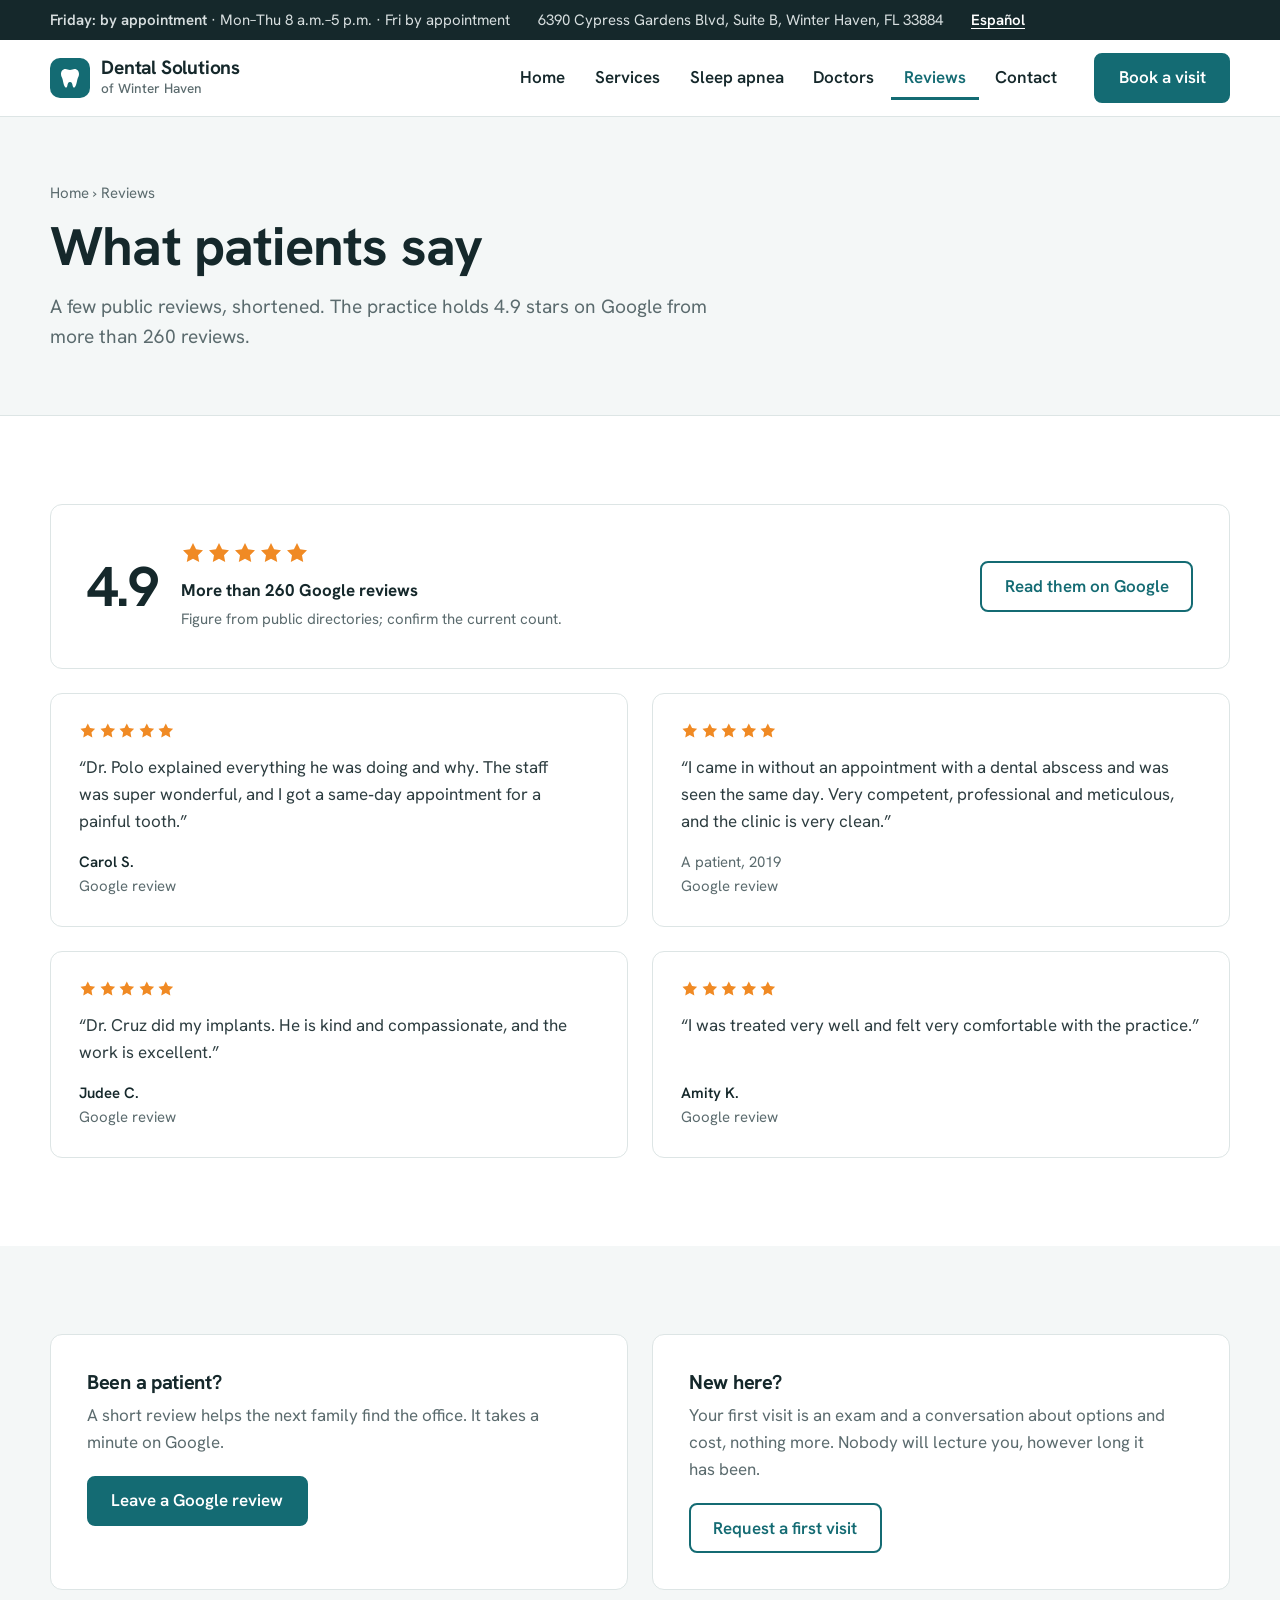
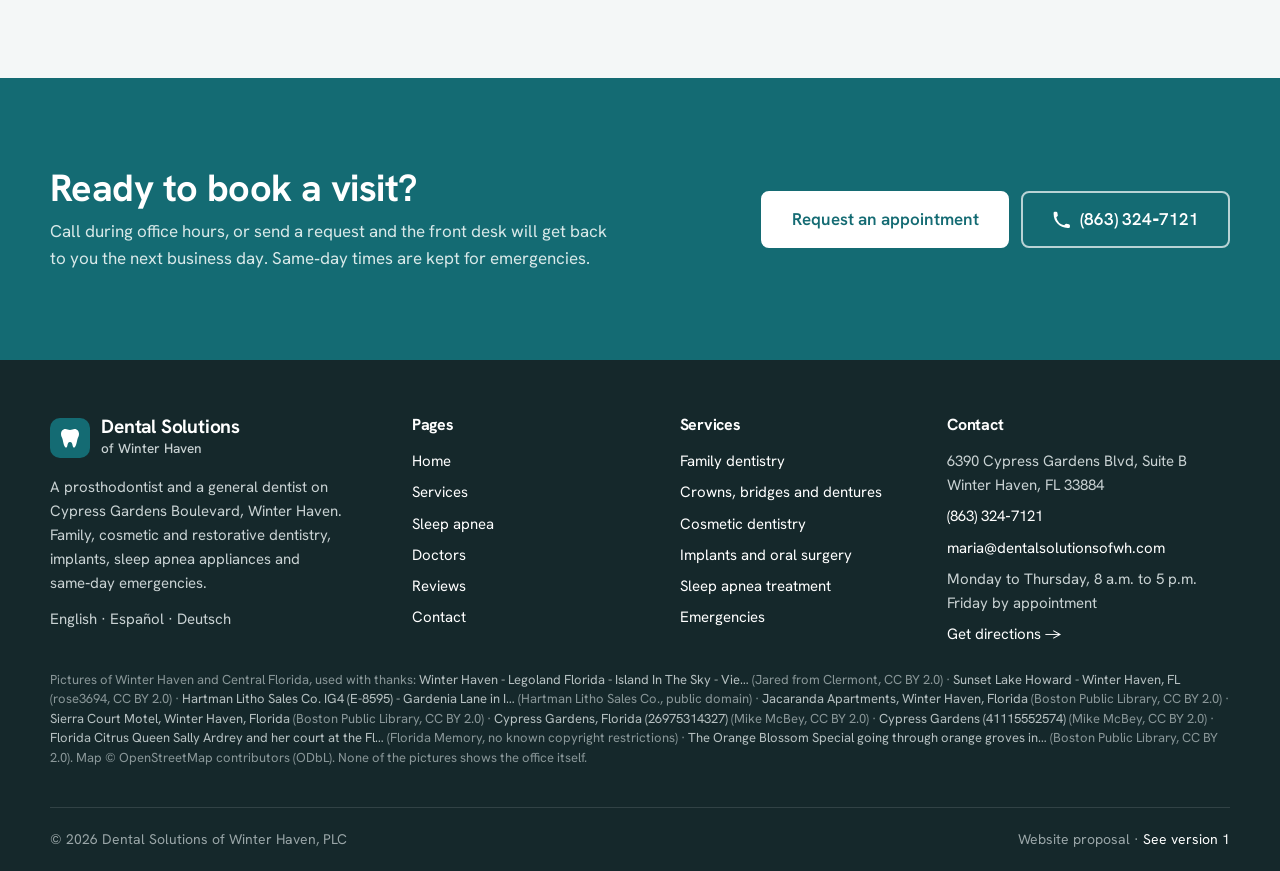
<file: reviews.html>
<!doctype html>
<html lang="en" data-lang="en">
<head>
<meta charset="utf-8">
<meta name="viewport" content="width=device-width, initial-scale=1, viewport-fit=cover">
<title>Reviews · Dental Solutions of Winter Haven</title>
<meta name="description" content="What patients say about Dental Solutions of Winter Haven: 4.9 stars on Google.">
<meta name="theme-color" content="#15282b">
<meta name="color-scheme" content="light">
<meta property="og:title" content="Reviews · Dental Solutions of Winter Haven">
<meta property="og:description" content="What patients say about Dental Solutions of Winter Haven: 4.9 stars on Google.">
<meta property="og:type" content="website">
<meta property="og:locale" content="en_US">
<meta property="og:locale:alternate" content="es_US">
<script type="application/ld+json">{"@context": "https://schema.org", "@type": "Dentist", "name": "Dental Solutions of Winter Haven", "url": "https://www.dentalsolutionsofwh.com/", "telephone": "+1-863-324-7121", "email": "maria@dentalsolutionsofwh.com", "address": {"@type": "PostalAddress", "streetAddress": "6390 Cypress Gardens Blvd, Suite B", "addressLocality": "Winter Haven", "addressRegion": "FL", "postalCode": "33884", "addressCountry": "US"}, "geo": {"@type": "GeoCoordinates", "latitude": 27.9825809, "longitude": -81.6782343}, "openingHoursSpecification": [{"@type": "OpeningHoursSpecification", "dayOfWeek": ["Monday", "Tuesday", "Wednesday", "Thursday"], "opens": "08:00", "closes": "17:00"}], "employee": [{"@type": "Person", "name": "Dr. Carlos A. Polo", "jobTitle": "Prosthodontist"}, {"@type": "Person", "name": "Dr. Jose G. Cruz", "jobTitle": "Dentist"}], "knowsLanguage": ["en", "es", "de"], "paymentAccepted": "Cash, Check, Visa, Mastercard, American Express, Discover, CareCredit"}</script>
<script>document.documentElement.classList.add('js');try{var l=localStorage.getItem('dswh-lang');if(l==='es'||l==='en'){document.documentElement.dataset.lang=l;document.documentElement.lang=l;}}catch(e){}</script>
<link rel="preconnect" href="https://fonts.googleapis.com">
<link rel="preconnect" href="https://fonts.gstatic.com" crossorigin>
<link href="https://fonts.googleapis.com/css2?family=Hanken+Grotesk:wght@400;500;600;700&display=swap" rel="stylesheet">
<link rel="icon" href="data:image/svg+xml,%3Csvg xmlns='http://www.w3.org/2000/svg' viewBox='0 0 64 64'%3E%3Crect width='64' height='64' rx='14' fill='%23146b73'/%3E%3Cpath d='M22 14c4 0 7 3 10 3s6-3 10-3c7 0 11 6 11 12 0 5-2.5 8.5-4 12-1.5 5-2.5 14-6 18-2.5 3-5 1-5.7-2.5-1-4.5-1.8-9.5-5.3-9.5s-4.3 5-5.3 9.5C26 57 23.5 59 21 56c-3.5-4-4.5-13-6-18-1.5-3.5-4-7-4-12 0-6 4-12 11-12z' fill='%23fff'/%3E%3C/svg%3E">
<link rel="stylesheet" href="styles.css?v=5272a525">
</head>
<body>
<a class="skip" href="#main"><span data-l="en">Skip to content</span><span data-l="es">Ir al contenido</span></a>
<div class="topbar">
  <div class="wrap topbar-row">
    <span><span class="open-now" data-open-now></span><span class="hide-sm"> · <span data-l="en">Mon–Thu 8 a.m.–5 p.m. · Fri by appointment</span><span data-l="es">Lun–jue 8 a.m.–5 p.m. · Vie con cita</span></span></span>
    <span class="hide-sm">6390 Cypress Gardens Blvd, Suite B, Winter Haven, FL 33884</span>
    <span class="spacer hide-md">English · Español · Deutsch</span>
    <button class="lang" id="lang" type="button" aria-label="Cambiar idioma / Change language"><span data-l="en">Español</span><span data-l="es">English</span></button>
  </div>
</div>
<header class="header">
  <div class="wrap header-row">
    <a class="logo " href="index.html" aria-label="Dental Solutions of Winter Haven, home"><span class="logo-mark"><svg viewBox="0 0 24 24" fill="currentColor" aria-hidden="true"><path d="M7.5 3C9 3 10 4 12 4s3-1 4.5-1C19.5 3 21 5.5 21 8c0 2-1 3.5-1.5 5-.6 2-1 6-2.5 8-1 1.3-2 .3-2.3-1-.4-1.8-.7-4-2.7-4s-2.3 2.2-2.7 4c-.3 1.3-1.3 2.3-2.3 1C5.5 19 5.1 15 4.5 13 4 11.5 3 10 3 8c0-2.5 1.5-5 4.5-5z"/></svg></span><span><b>Dental Solutions</b><small>of Winter Haven</small></span></a>
    <nav class="nav" id="menu" aria-label="Main"><a href="index.html"><span data-l="en">Home</span><span data-l="es">Inicio</span></a><a href="services.html"><span data-l="en">Services</span><span data-l="es">Servicios</span></a><a href="sleep-apnea.html"><span data-l="en">Sleep apnea</span><span data-l="es">Apnea del sueño</span></a><a href="doctors.html"><span data-l="en">Doctors</span><span data-l="es">Doctores</span></a><a href="reviews.html" aria-current="page"><span data-l="en">Reviews</span><span data-l="es">Opiniones</span></a><a href="contact.html"><span data-l="en">Contact</span><span data-l="es">Contacto</span></a></nav>
    <div class="header-actions">
      <a class="header-phone" href="tel:+18633247121">(863) 324‑7121</a>
      <a class="btn" href="contact.html#request"><span data-l="en">Book a visit</span><span data-l="es">Reservar cita</span></a>
      <button class="burger" id="burger" type="button" aria-expanded="false" aria-controls="menu"><span data-l="en">Menu</span><span data-l="es">Menú</span></button>
    </div>
  </div>
</header>
<main id="main"><section class="page-head">
  <div class="wrap">
    <p class="crumbs"><a href="index.html"><span data-l="en">Home</span><span data-l="es">Inicio</span></a> › <span data-l="en">Reviews</span><span data-l="es">Opiniones</span></p>
    <h1 class="h1"><span data-l="en">What patients say</span><span data-l="es">Lo que dicen los pacientes</span></h1>
    <p class="lead"><span data-l="en">A few public reviews, shortened. The practice holds 4.9 stars on Google from more than 260 reviews.</span><span data-l="es">Algunas opiniones públicas, acortadas. El consultorio tiene 4,9 estrellas en Google con más de 260 opiniones.</span></p>
    
  </div>
</section>
<section class="section">
  <div class="wrap">
    <div class="card card-pad-lg rating" style="margin-bottom:1.5rem">
      <span class="big">4.9</span>
      <div><div class="stars" aria-label="4.9 out of 5"><svg viewBox="0 0 24 24" fill="currentColor" aria-hidden="true"><path d="M12 2l3.1 6.3 6.9 1-5 4.9 1.2 6.8L12 17.8 5.8 21l1.2-6.8-5-4.9 6.9-1z"/></svg><svg viewBox="0 0 24 24" fill="currentColor" aria-hidden="true"><path d="M12 2l3.1 6.3 6.9 1-5 4.9 1.2 6.8L12 17.8 5.8 21l1.2-6.8-5-4.9 6.9-1z"/></svg><svg viewBox="0 0 24 24" fill="currentColor" aria-hidden="true"><path d="M12 2l3.1 6.3 6.9 1-5 4.9 1.2 6.8L12 17.8 5.8 21l1.2-6.8-5-4.9 6.9-1z"/></svg><svg viewBox="0 0 24 24" fill="currentColor" aria-hidden="true"><path d="M12 2l3.1 6.3 6.9 1-5 4.9 1.2 6.8L12 17.8 5.8 21l1.2-6.8-5-4.9 6.9-1z"/></svg><svg viewBox="0 0 24 24" fill="currentColor" aria-hidden="true"><path d="M12 2l3.1 6.3 6.9 1-5 4.9 1.2 6.8L12 17.8 5.8 21l1.2-6.8-5-4.9 6.9-1z"/></svg></div><strong style="display:block;color:var(--ink);margin-top:0.25rem"><span data-l="en">More than 260 Google reviews</span><span data-l="es">Más de 260 opiniones en Google</span></strong><span class="muted small"><span data-l="en">Figure from public directories; confirm the current count.</span><span data-l="es">Cifra de directorios públicos; confirmar el número actual.</span></span></div>
      <a class="btn btn-outline" style="margin-left:auto" href="https://www.google.com/search?q=Dental+Solutions+of+Winter+Haven+reviews" target="_blank" rel="noopener"><span data-l="en">Read them on Google</span><span data-l="es">Leerlas en Google</span></a>
    </div>
    <div class="grid-2"><blockquote class="card review"><span class="stars" aria-label="5 stars"><svg viewBox="0 0 24 24" fill="currentColor" aria-hidden="true"><path d="M12 2l3.1 6.3 6.9 1-5 4.9 1.2 6.8L12 17.8 5.8 21l1.2-6.8-5-4.9 6.9-1z"/></svg><svg viewBox="0 0 24 24" fill="currentColor" aria-hidden="true"><path d="M12 2l3.1 6.3 6.9 1-5 4.9 1.2 6.8L12 17.8 5.8 21l1.2-6.8-5-4.9 6.9-1z"/></svg><svg viewBox="0 0 24 24" fill="currentColor" aria-hidden="true"><path d="M12 2l3.1 6.3 6.9 1-5 4.9 1.2 6.8L12 17.8 5.8 21l1.2-6.8-5-4.9 6.9-1z"/></svg><svg viewBox="0 0 24 24" fill="currentColor" aria-hidden="true"><path d="M12 2l3.1 6.3 6.9 1-5 4.9 1.2 6.8L12 17.8 5.8 21l1.2-6.8-5-4.9 6.9-1z"/></svg><svg viewBox="0 0 24 24" fill="currentColor" aria-hidden="true"><path d="M12 2l3.1 6.3 6.9 1-5 4.9 1.2 6.8L12 17.8 5.8 21l1.2-6.8-5-4.9 6.9-1z"/></svg></span><p><span data-l="en">“Dr. Polo explained everything he was doing and why. The staff was super wonderful, and I got a same‑day appointment for a painful tooth.”</span><span data-l="es">“El Dr. Polo me explicó todo lo que hacía y por qué. El personal fue maravilloso, y me dieron cita el mismo día por un diente que dolía.”</span></p><footer>Carol S.<span><span data-l="en">Google review</span><span data-l="es">Opinión en Google</span></span></footer></blockquote><blockquote class="card review"><span class="stars" aria-label="5 stars"><svg viewBox="0 0 24 24" fill="currentColor" aria-hidden="true"><path d="M12 2l3.1 6.3 6.9 1-5 4.9 1.2 6.8L12 17.8 5.8 21l1.2-6.8-5-4.9 6.9-1z"/></svg><svg viewBox="0 0 24 24" fill="currentColor" aria-hidden="true"><path d="M12 2l3.1 6.3 6.9 1-5 4.9 1.2 6.8L12 17.8 5.8 21l1.2-6.8-5-4.9 6.9-1z"/></svg><svg viewBox="0 0 24 24" fill="currentColor" aria-hidden="true"><path d="M12 2l3.1 6.3 6.9 1-5 4.9 1.2 6.8L12 17.8 5.8 21l1.2-6.8-5-4.9 6.9-1z"/></svg><svg viewBox="0 0 24 24" fill="currentColor" aria-hidden="true"><path d="M12 2l3.1 6.3 6.9 1-5 4.9 1.2 6.8L12 17.8 5.8 21l1.2-6.8-5-4.9 6.9-1z"/></svg><svg viewBox="0 0 24 24" fill="currentColor" aria-hidden="true"><path d="M12 2l3.1 6.3 6.9 1-5 4.9 1.2 6.8L12 17.8 5.8 21l1.2-6.8-5-4.9 6.9-1z"/></svg></span><p><span data-l="en">“I came in without an appointment with a dental abscess and was seen the same day. Very competent, professional and meticulous, and the clinic is very clean.”</span><span data-l="es">“Llegué sin cita con un absceso dental y me atendieron el mismo día. Muy competente, profesional y meticuloso, y la clínica está impecable.”</span></p><footer><span data-l="en">A patient, 2019</span><span data-l="es">Un paciente, 2019</span><span><span data-l="en">Google review</span><span data-l="es">Opinión en Google</span></span></footer></blockquote><blockquote class="card review"><span class="stars" aria-label="5 stars"><svg viewBox="0 0 24 24" fill="currentColor" aria-hidden="true"><path d="M12 2l3.1 6.3 6.9 1-5 4.9 1.2 6.8L12 17.8 5.8 21l1.2-6.8-5-4.9 6.9-1z"/></svg><svg viewBox="0 0 24 24" fill="currentColor" aria-hidden="true"><path d="M12 2l3.1 6.3 6.9 1-5 4.9 1.2 6.8L12 17.8 5.8 21l1.2-6.8-5-4.9 6.9-1z"/></svg><svg viewBox="0 0 24 24" fill="currentColor" aria-hidden="true"><path d="M12 2l3.1 6.3 6.9 1-5 4.9 1.2 6.8L12 17.8 5.8 21l1.2-6.8-5-4.9 6.9-1z"/></svg><svg viewBox="0 0 24 24" fill="currentColor" aria-hidden="true"><path d="M12 2l3.1 6.3 6.9 1-5 4.9 1.2 6.8L12 17.8 5.8 21l1.2-6.8-5-4.9 6.9-1z"/></svg><svg viewBox="0 0 24 24" fill="currentColor" aria-hidden="true"><path d="M12 2l3.1 6.3 6.9 1-5 4.9 1.2 6.8L12 17.8 5.8 21l1.2-6.8-5-4.9 6.9-1z"/></svg></span><p><span data-l="en">“Dr. Cruz did my implants. He is kind and compassionate, and the work is excellent.”</span><span data-l="es">“El Dr. Cruz hizo mis implantes. Es amable y compasivo, y el trabajo es excelente.”</span></p><footer>Judee C.<span><span data-l="en">Google review</span><span data-l="es">Opinión en Google</span></span></footer></blockquote><blockquote class="card review"><span class="stars" aria-label="5 stars"><svg viewBox="0 0 24 24" fill="currentColor" aria-hidden="true"><path d="M12 2l3.1 6.3 6.9 1-5 4.9 1.2 6.8L12 17.8 5.8 21l1.2-6.8-5-4.9 6.9-1z"/></svg><svg viewBox="0 0 24 24" fill="currentColor" aria-hidden="true"><path d="M12 2l3.1 6.3 6.9 1-5 4.9 1.2 6.8L12 17.8 5.8 21l1.2-6.8-5-4.9 6.9-1z"/></svg><svg viewBox="0 0 24 24" fill="currentColor" aria-hidden="true"><path d="M12 2l3.1 6.3 6.9 1-5 4.9 1.2 6.8L12 17.8 5.8 21l1.2-6.8-5-4.9 6.9-1z"/></svg><svg viewBox="0 0 24 24" fill="currentColor" aria-hidden="true"><path d="M12 2l3.1 6.3 6.9 1-5 4.9 1.2 6.8L12 17.8 5.8 21l1.2-6.8-5-4.9 6.9-1z"/></svg><svg viewBox="0 0 24 24" fill="currentColor" aria-hidden="true"><path d="M12 2l3.1 6.3 6.9 1-5 4.9 1.2 6.8L12 17.8 5.8 21l1.2-6.8-5-4.9 6.9-1z"/></svg></span><p><span data-l="en">“I was treated very well and felt very comfortable with the practice.”</span><span data-l="es">“Me trataron muy bien y me sentí muy cómoda en el consultorio.”</span></p><footer>Amity K.<span><span data-l="en">Google review</span><span data-l="es">Opinión en Google</span></span></footer></blockquote></div>
  </div>
</section>
<section class="section section-alt">
  <div class="wrap grid-2">
    <div class="card card-pad-lg"><h3 class="h3"><span data-l="en">Been a patient?</span><span data-l="es">¿Ha sido paciente?</span></h3><p><span data-l="en">A short review helps the next family find the office. It takes a minute on Google.</span><span data-l="es">Una opinión corta ayuda a la siguiente familia a encontrar el consultorio. Toma un minuto en Google.</span></p><div class="btn-row" style="margin-top:1.25rem"><a class="btn" href="https://www.google.com/search?q=Dental+Solutions+of+Winter+Haven+reviews" target="_blank" rel="noopener"><span data-l="en">Leave a Google review</span><span data-l="es">Dejar una opinión en Google</span></a></div></div>
    <div class="card card-pad-lg"><h3 class="h3"><span data-l="en">New here?</span><span data-l="es">¿Nuevo aquí?</span></h3><p><span data-l="en">Your first visit is an exam and a conversation about options and cost, nothing more. Nobody will lecture you, however long it has been.</span><span data-l="es">Su primera visita es un examen y una conversación sobre opciones y costo, nada más. Nadie lo va a regañar, por mucho tiempo que haya pasado.</span></p><div class="btn-row" style="margin-top:1.25rem"><a class="btn btn-outline" href="contact.html#request"><span data-l="en">Request a first visit</span><span data-l="es">Solicitar primera visita</span></a></div></div>
  </div>
</section>
<section class="section band">
  <div class="wrap band-row">
    <div>
      <h2 class="h2"><span data-l="en">Ready to book a visit?</span><span data-l="es">¿Listo para reservar una cita?</span></h2>
      <p><span data-l="en">Call during office hours, or send a request and the front desk will get back to you the next business day. Same‑day times are kept for emergencies.</span><span data-l="es">Llame en horario de oficina o envíe una solicitud y la recepción le responde el siguiente día hábil. Se reservan horas del mismo día para urgencias.</span></p>
    </div>
    <div class="btn-row">
      <a class="btn btn-white btn-lg" href="contact.html#request"><span data-l="en">Request an appointment</span><span data-l="es">Solicitar una cita</span></a>
      <a class="btn btn-ghost-white btn-lg" href="tel:+18633247121"><svg viewBox="0 0 24 24" fill="currentColor" aria-hidden="true"><path d="M2 3.5A1.5 1.5 0 0 1 3.5 2h1.6a1.5 1.5 0 0 1 1.5 1.3l.5 3.1a1.5 1.5 0 0 1-.5 1.4L5.3 9a12.3 12.3 0 0 0 9.7 9.7l1.2-1.3a1.5 1.5 0 0 1 1.4-.5l3.1.5a1.5 1.5 0 0 1 1.3 1.5v1.6a1.5 1.5 0 0 1-1.5 1.5H19C9.6 22 2 14.4 2 5V3.5z"/></svg> (863) 324‑7121</a>
    </div>
  </div>
</section>
</main>
<footer class="footer">
  <div class="wrap">
    <div class="footer-grid">
      <div>
        <a class="logo " href="index.html" aria-label="Dental Solutions of Winter Haven, home"><span class="logo-mark"><svg viewBox="0 0 24 24" fill="currentColor" aria-hidden="true"><path d="M7.5 3C9 3 10 4 12 4s3-1 4.5-1C19.5 3 21 5.5 21 8c0 2-1 3.5-1.5 5-.6 2-1 6-2.5 8-1 1.3-2 .3-2.3-1-.4-1.8-.7-4-2.7-4s-2.3 2.2-2.7 4c-.3 1.3-1.3 2.3-2.3 1C5.5 19 5.1 15 4.5 13 4 11.5 3 10 3 8c0-2.5 1.5-5 4.5-5z"/></svg></span><span><b>Dental Solutions</b><small>of Winter Haven</small></span></a>
        <p><span data-l="en">A prosthodontist and a general dentist on Cypress Gardens Boulevard, Winter Haven. Family, cosmetic and restorative dentistry, implants, sleep apnea appliances and same‑day emergencies.</span><span data-l="es">Un prostodoncista y un dentista general en Cypress Gardens Boulevard, Winter Haven. Odontología familiar, estética y restauradora, implantes, aparatos para apnea del sueño y urgencias el mismo día.</span></p>
        <p style="margin-top:0.75rem">English · Español · Deutsch</p>
      </div>
      <div><h4><span data-l="en">Pages</span><span data-l="es">Páginas</span></h4><ul><li><a href="index.html"><span data-l="en">Home</span><span data-l="es">Inicio</span></a></li><li><a href="services.html"><span data-l="en">Services</span><span data-l="es">Servicios</span></a></li><li><a href="sleep-apnea.html"><span data-l="en">Sleep apnea</span><span data-l="es">Apnea del sueño</span></a></li><li><a href="doctors.html"><span data-l="en">Doctors</span><span data-l="es">Doctores</span></a></li><li><a href="reviews.html"><span data-l="en">Reviews</span><span data-l="es">Opiniones</span></a></li><li><a href="contact.html"><span data-l="en">Contact</span><span data-l="es">Contacto</span></a></li></ul></div>
      <div><h4><span data-l="en">Services</span><span data-l="es">Servicios</span></h4><ul>
        <li><a href="services.html#general"><span data-l="en">Family dentistry</span><span data-l="es">Odontología familiar</span></a></li>
        <li><a href="services.html#prostho"><span data-l="en">Crowns, bridges and dentures</span><span data-l="es">Coronas, puentes y prótesis</span></a></li>
        <li><a href="services.html#cosmetic"><span data-l="en">Cosmetic dentistry</span><span data-l="es">Odontología estética</span></a></li>
        <li><a href="services.html#implants"><span data-l="en">Implants and oral surgery</span><span data-l="es">Implantes y cirugía oral</span></a></li>
        <li><a href="sleep-apnea.html"><span data-l="en">Sleep apnea treatment</span><span data-l="es">Tratamiento de apnea del sueño</span></a></li>
        <li><a href="services.html#emergency"><span data-l="en">Emergencies</span><span data-l="es">Urgencias</span></a></li>
      </ul></div>
      <div><h4><span data-l="en">Contact</span><span data-l="es">Contacto</span></h4><ul>
        <li>6390 Cypress Gardens Blvd, Suite B<br>Winter Haven, FL 33884</li>
        <li><a href="tel:+18633247121">(863) 324‑7121</a></li>
        <li><a href="mailto:maria@dentalsolutionsofwh.com">maria@dentalsolutionsofwh.com</a></li>
        <li><span data-l="en">Monday to Thursday, 8 a.m. to 5 p.m.</span><span data-l="es">Lunes a jueves, 8 a.m. a 5 p.m.</span><br><span data-l="en">Friday by appointment</span><span data-l="es">Viernes con cita</span></li>
        <li><a class="link-arrow" href="https://www.google.com/maps/dir/?api=1&destination=6390+Cypress+Gardens+Blvd+Winter+Haven+FL+33884" target="_blank" rel="noopener"><span data-l="en">Get directions</span><span data-l="es">Cómo llegar</span></a></li>
      </ul></div>
    </div>
    <p class="credits"><span data-l="en">Pictures of Winter Haven and Central Florida, used with thanks:</span><span data-l="es">Imágenes de Winter Haven y Florida Central, usadas con agradecimiento:</span> <a href="https://commons.wikimedia.org/w/index.php?curid=78786937" rel="noopener">Winter Haven - Legoland Florida - Island In The Sky - Vie…</a> (Jared from Clermont, CC BY 2.0) · <a href="https://www.flickr.com/photos/9939138@N05/6604422863" rel="noopener">Sunset Lake Howard - Winter Haven, FL</a> (rose3694, CC BY 2.0) · <a href="https://commons.wikimedia.org/wiki/File:Hartman_Litho_Sales_Co._IG4_(E-8595)_-_Gardenia_Lane_in_Idyllwild_Gardens,_Winter_Haven,_Florida_front.jpg" rel="noopener">Hartman Litho Sales Co. IG4 (E-8595) - Gardenia Lane in I…</a> (Hartman Litho Sales Co., public domain) · <a href="https://www.flickr.com/photos/24029425@N06/8102650862" rel="noopener">Jacaranda Apartments, Winter Haven, Florida</a> (Boston Public Library, CC BY 2.0) · <a href="https://www.flickr.com/photos/24029425@N06/8102651428" rel="noopener">Sierra Court Motel, Winter Haven, Florida</a> (Boston Public Library, CC BY 2.0) · <a href="https://commons.wikimedia.org/w/index.php?curid=78922174" rel="noopener">Cypress Gardens, Florida (26975314327)</a> (Mike McBey, CC BY 2.0) · <a href="https://commons.wikimedia.org/w/index.php?curid=78922175" rel="noopener">Cypress Gardens (41115552574)</a> (Mike McBey, CC BY 2.0) · <a href="https://commons.wikimedia.org/wiki/File:Florida_Citrus_Queen_Sally_Ardrey_and_her_court_at_the_Florida_Citrus_Exposition_in_Winter_Haven.jpg" rel="noopener">Florida Citrus Queen Sally Ardrey and her court at the Fl…</a> (Florida Memory, no known copyright restrictions) · <a href="https://www.flickr.com/photos/24029425@N06/7752655736" rel="noopener">The Orange Blossom Special going through orange groves in…</a> (Boston Public Library, CC BY 2.0). <span data-l="en">Map</span><span data-l="es">Mapa</span> © OpenStreetMap contributors (ODbL). <span data-l="en">None of the pictures shows the office itself.</span><span data-l="es">Ninguna imagen muestra el consultorio en sí.</span></p>
    <div class="footer-bottom">
      <span>© 2026 Dental Solutions of Winter Haven, PLC</span>
      <span><span data-l="en">Website proposal</span><span data-l="es">Propuesta de sitio web</span> · <a href="v1/index.html"><span data-l="en">See version 1</span><span data-l="es">Ver versión 1</span></a></span>
    </div>
  </div>
</footer>
<script src="main.js?v=f303de44"></script>
</body>
</html>
</file>
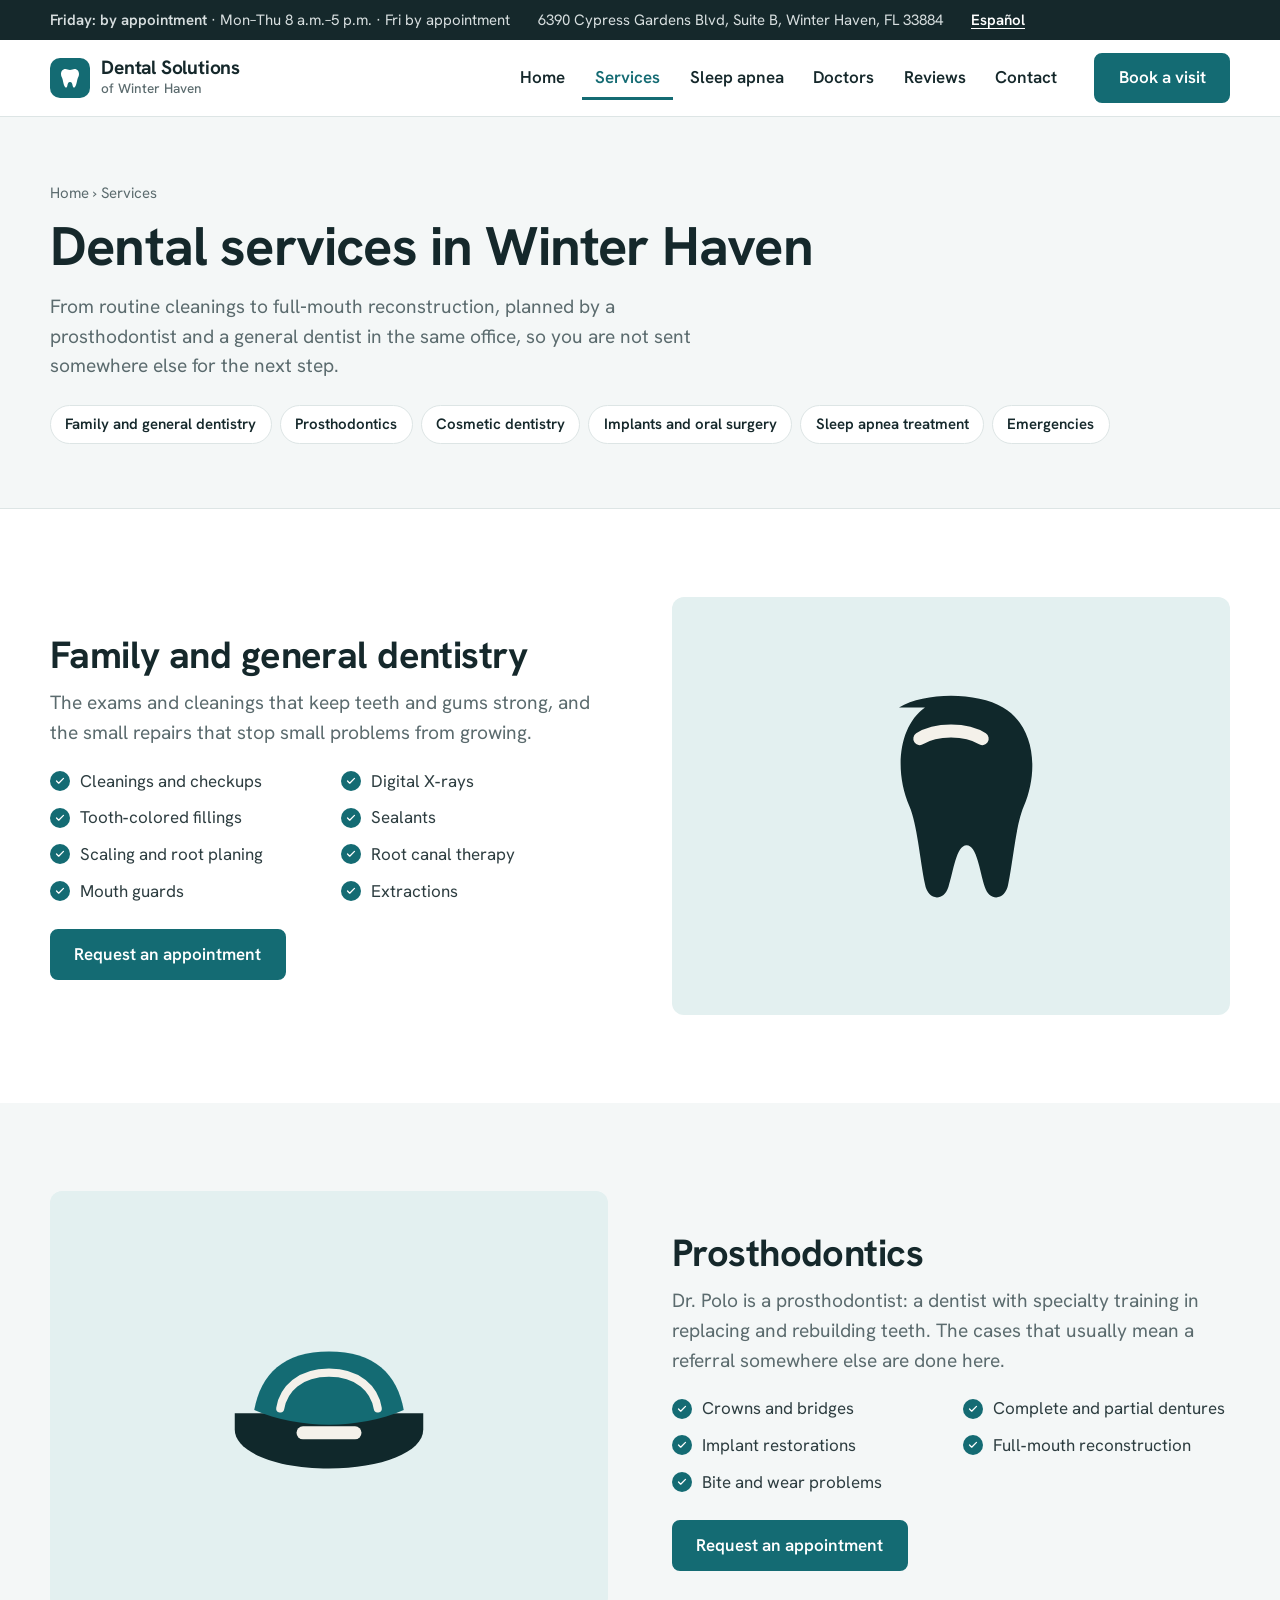
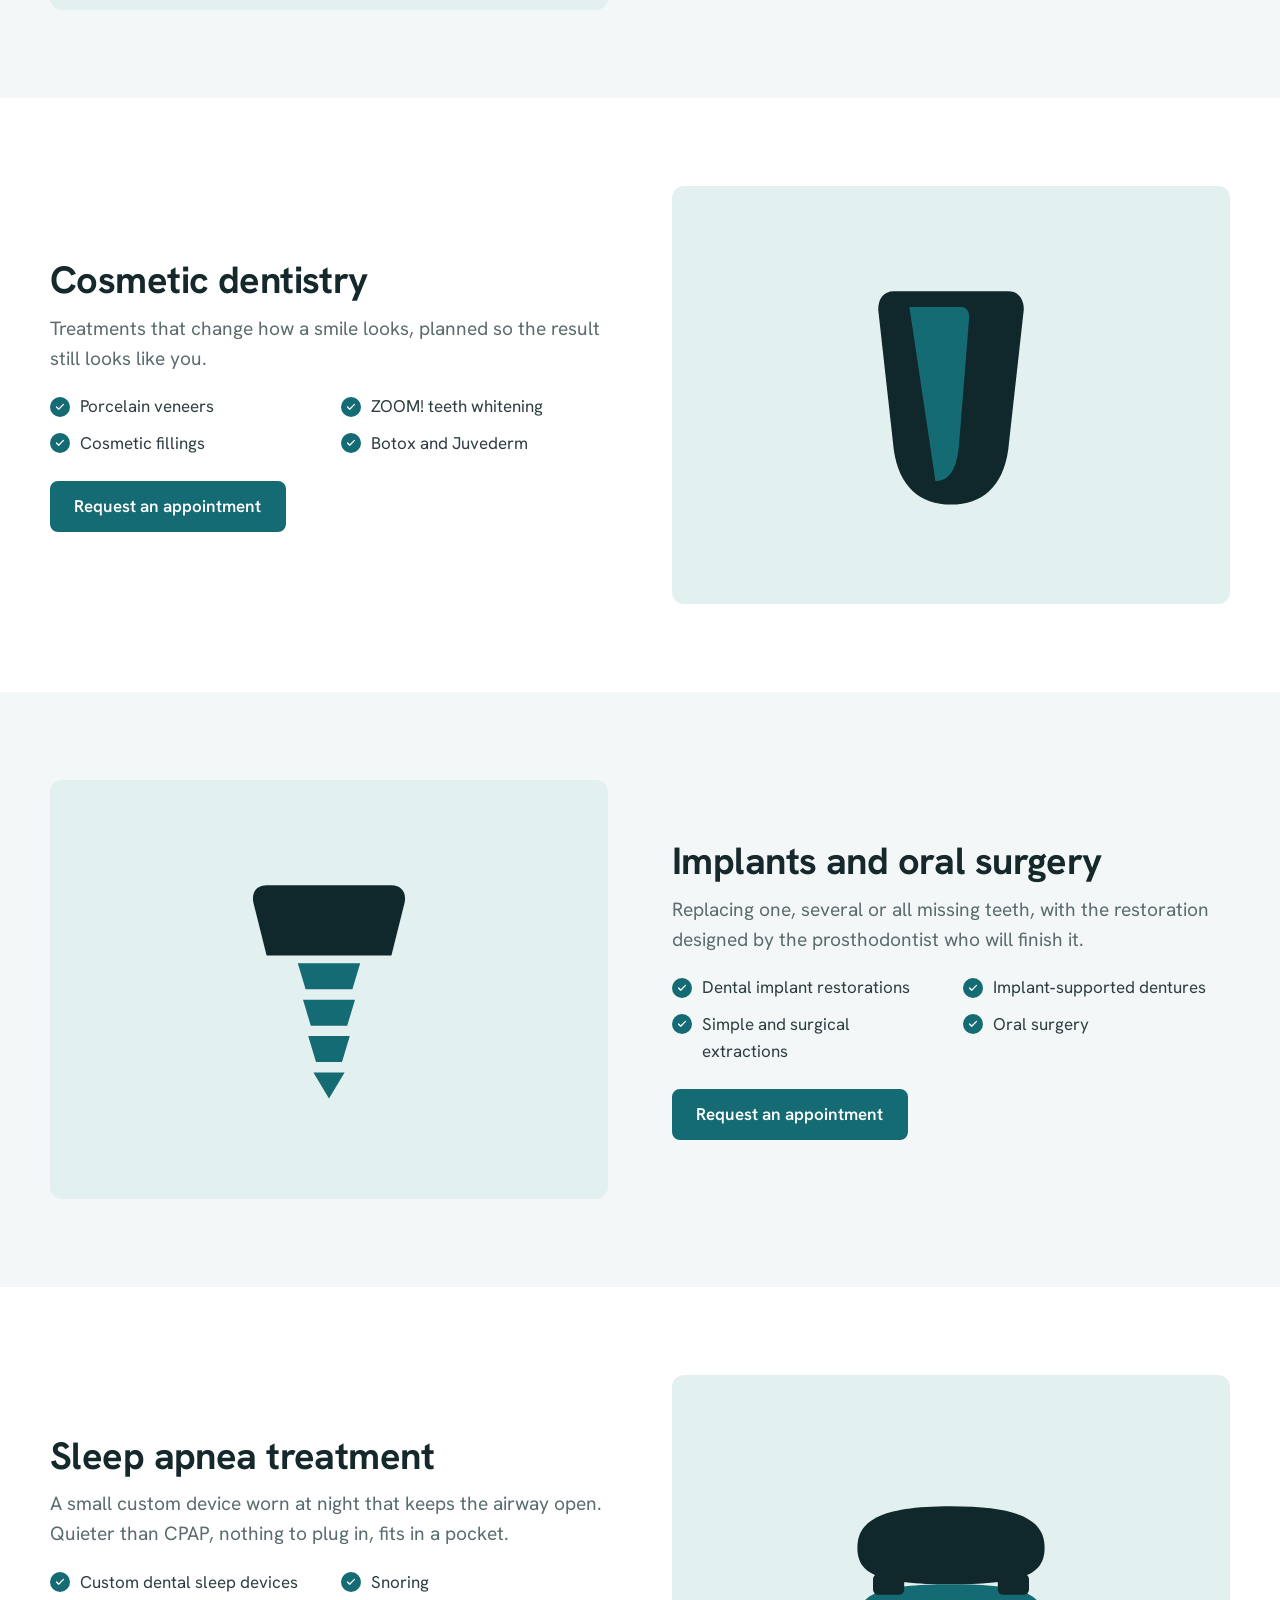
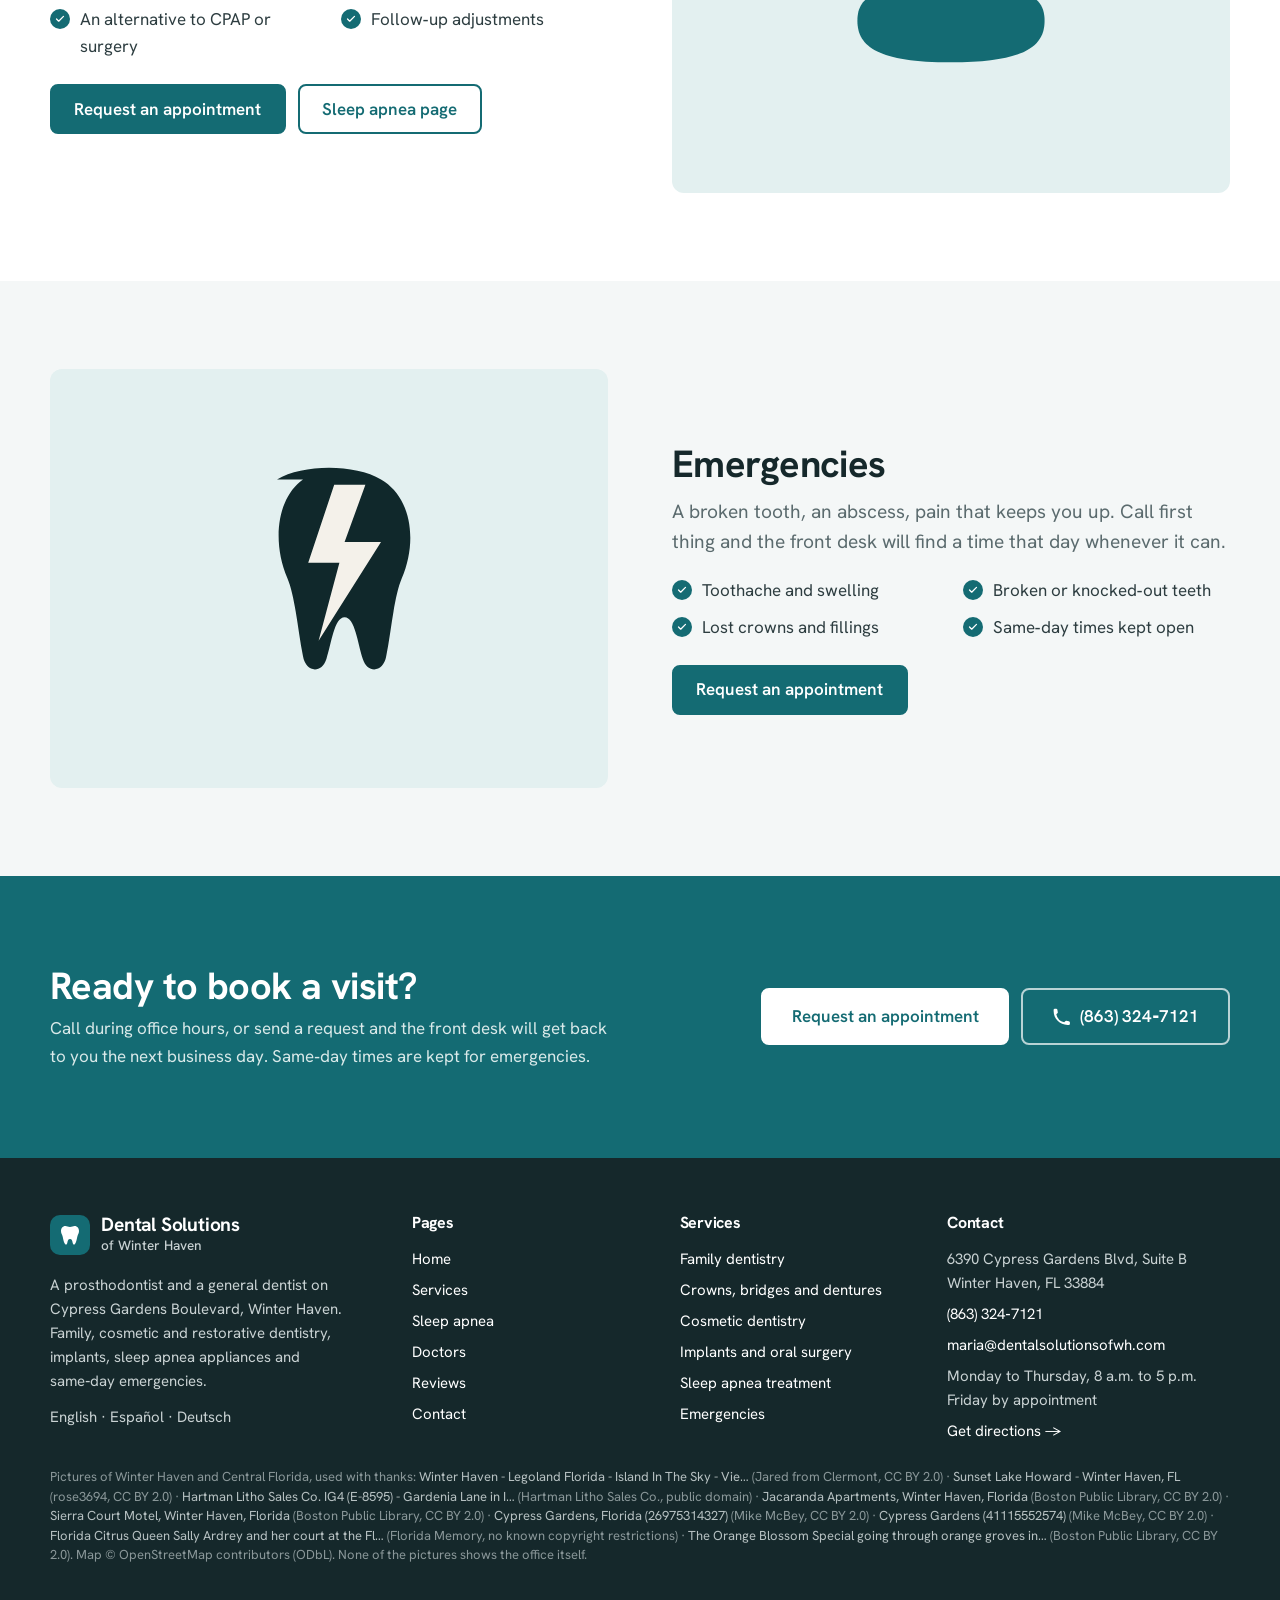
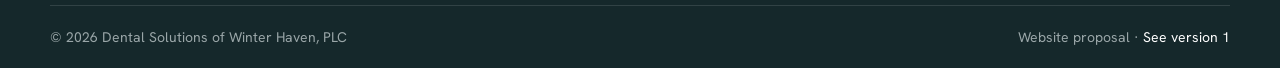
<file: services.html>
<!doctype html>
<html lang="en" data-lang="en">
<head>
<meta charset="utf-8">
<meta name="viewport" content="width=device-width, initial-scale=1, viewport-fit=cover">
<title>Services · Dental Solutions of Winter Haven</title>
<meta name="description" content="Family and general dentistry, prosthodontics, cosmetic dentistry, implants and oral surgery, sleep apnea treatment and emergencies in Winter Haven, FL.">
<meta name="theme-color" content="#15282b">
<meta name="color-scheme" content="light">
<meta property="og:title" content="Services · Dental Solutions of Winter Haven">
<meta property="og:description" content="Family and general dentistry, prosthodontics, cosmetic dentistry, implants and oral surgery, sleep apnea treatment and emergencies in Winter Haven, FL.">
<meta property="og:type" content="website">
<meta property="og:locale" content="en_US">
<meta property="og:locale:alternate" content="es_US">
<script type="application/ld+json">{"@context": "https://schema.org", "@type": "Dentist", "name": "Dental Solutions of Winter Haven", "url": "https://www.dentalsolutionsofwh.com/", "telephone": "+1-863-324-7121", "email": "maria@dentalsolutionsofwh.com", "address": {"@type": "PostalAddress", "streetAddress": "6390 Cypress Gardens Blvd, Suite B", "addressLocality": "Winter Haven", "addressRegion": "FL", "postalCode": "33884", "addressCountry": "US"}, "geo": {"@type": "GeoCoordinates", "latitude": 27.9825809, "longitude": -81.6782343}, "openingHoursSpecification": [{"@type": "OpeningHoursSpecification", "dayOfWeek": ["Monday", "Tuesday", "Wednesday", "Thursday"], "opens": "08:00", "closes": "17:00"}], "employee": [{"@type": "Person", "name": "Dr. Carlos A. Polo", "jobTitle": "Prosthodontist"}, {"@type": "Person", "name": "Dr. Jose G. Cruz", "jobTitle": "Dentist"}], "knowsLanguage": ["en", "es", "de"], "paymentAccepted": "Cash, Check, Visa, Mastercard, American Express, Discover, CareCredit"}</script>
<script>document.documentElement.classList.add('js');try{var l=localStorage.getItem('dswh-lang');if(l==='es'||l==='en'){document.documentElement.dataset.lang=l;document.documentElement.lang=l;}}catch(e){}</script>
<link rel="preconnect" href="https://fonts.googleapis.com">
<link rel="preconnect" href="https://fonts.gstatic.com" crossorigin>
<link href="https://fonts.googleapis.com/css2?family=Hanken+Grotesk:wght@400;500;600;700&display=swap" rel="stylesheet">
<link rel="icon" href="data:image/svg+xml,%3Csvg xmlns='http://www.w3.org/2000/svg' viewBox='0 0 64 64'%3E%3Crect width='64' height='64' rx='14' fill='%23146b73'/%3E%3Cpath d='M22 14c4 0 7 3 10 3s6-3 10-3c7 0 11 6 11 12 0 5-2.5 8.5-4 12-1.5 5-2.5 14-6 18-2.5 3-5 1-5.7-2.5-1-4.5-1.8-9.5-5.3-9.5s-4.3 5-5.3 9.5C26 57 23.5 59 21 56c-3.5-4-4.5-13-6-18-1.5-3.5-4-7-4-12 0-6 4-12 11-12z' fill='%23fff'/%3E%3C/svg%3E">
<link rel="stylesheet" href="styles.css?v=5272a525">
</head>
<body>
<a class="skip" href="#main"><span data-l="en">Skip to content</span><span data-l="es">Ir al contenido</span></a>
<div class="topbar">
  <div class="wrap topbar-row">
    <span><span class="open-now" data-open-now></span><span class="hide-sm"> · <span data-l="en">Mon–Thu 8 a.m.–5 p.m. · Fri by appointment</span><span data-l="es">Lun–jue 8 a.m.–5 p.m. · Vie con cita</span></span></span>
    <span class="hide-sm">6390 Cypress Gardens Blvd, Suite B, Winter Haven, FL 33884</span>
    <span class="spacer hide-md">English · Español · Deutsch</span>
    <button class="lang" id="lang" type="button" aria-label="Cambiar idioma / Change language"><span data-l="en">Español</span><span data-l="es">English</span></button>
  </div>
</div>
<header class="header">
  <div class="wrap header-row">
    <a class="logo " href="index.html" aria-label="Dental Solutions of Winter Haven, home"><span class="logo-mark"><svg viewBox="0 0 24 24" fill="currentColor" aria-hidden="true"><path d="M7.5 3C9 3 10 4 12 4s3-1 4.5-1C19.5 3 21 5.5 21 8c0 2-1 3.5-1.5 5-.6 2-1 6-2.5 8-1 1.3-2 .3-2.3-1-.4-1.8-.7-4-2.7-4s-2.3 2.2-2.7 4c-.3 1.3-1.3 2.3-2.3 1C5.5 19 5.1 15 4.5 13 4 11.5 3 10 3 8c0-2.5 1.5-5 4.5-5z"/></svg></span><span><b>Dental Solutions</b><small>of Winter Haven</small></span></a>
    <nav class="nav" id="menu" aria-label="Main"><a href="index.html"><span data-l="en">Home</span><span data-l="es">Inicio</span></a><a href="services.html" aria-current="page"><span data-l="en">Services</span><span data-l="es">Servicios</span></a><a href="sleep-apnea.html"><span data-l="en">Sleep apnea</span><span data-l="es">Apnea del sueño</span></a><a href="doctors.html"><span data-l="en">Doctors</span><span data-l="es">Doctores</span></a><a href="reviews.html"><span data-l="en">Reviews</span><span data-l="es">Opiniones</span></a><a href="contact.html"><span data-l="en">Contact</span><span data-l="es">Contacto</span></a></nav>
    <div class="header-actions">
      <a class="header-phone" href="tel:+18633247121">(863) 324‑7121</a>
      <a class="btn" href="contact.html#request"><span data-l="en">Book a visit</span><span data-l="es">Reservar cita</span></a>
      <button class="burger" id="burger" type="button" aria-expanded="false" aria-controls="menu"><span data-l="en">Menu</span><span data-l="es">Menú</span></button>
    </div>
  </div>
</header>
<main id="main"><section class="page-head">
  <div class="wrap">
    <p class="crumbs"><a href="index.html"><span data-l="en">Home</span><span data-l="es">Inicio</span></a> › <span data-l="en">Services</span><span data-l="es">Servicios</span></p>
    <h1 class="h1"><span data-l="en">Dental services in Winter Haven</span><span data-l="es">Servicios dentales en Winter Haven</span></h1>
    <p class="lead"><span data-l="en">From routine cleanings to full‑mouth reconstruction, planned by a prosthodontist and a general dentist in the same office, so you are not sent somewhere else for the next step.</span><span data-l="es">De limpiezas de rutina a reconstrucción de boca completa, planeado por un prostodoncista y un dentista general en el mismo consultorio, para que no lo manden a otro lugar para el siguiente paso.</span></p>
    <nav class="jump" aria-label="Service areas"><a href="#general"><span data-l="en">Family and general dentistry</span><span data-l="es">Odontología general y familiar</span></a><a href="#prostho"><span data-l="en">Prosthodontics</span><span data-l="es">Prostodoncia</span></a><a href="#cosmetic"><span data-l="en">Cosmetic dentistry</span><span data-l="es">Odontología estética</span></a><a href="#implants"><span data-l="en">Implants and oral surgery</span><span data-l="es">Implantes y cirugía oral</span></a><a href="#sleep"><span data-l="en">Sleep apnea treatment</span><span data-l="es">Tratamiento de apnea del sueño</span></a><a href="#emergency"><span data-l="en">Emergencies</span><span data-l="es">Urgencias</span></a></nav>
  </div>
</section><section class="section" id="general"><div class="wrap service"><div>
      <h2 class="h2"><span data-l="en">Family and general dentistry</span><span data-l="es">Odontología general y familiar</span></h2>
      <p class="lead" style="margin-top:0.75rem"><span data-l="en">The exams and cleanings that keep teeth and gums strong, and the small repairs that stop small problems from growing.</span><span data-l="es">Los exámenes y limpiezas que mantienen dientes y encías fuertes, y las reparaciones pequeñas que evitan que un problema crezca.</span></p>
      <ul class="checks checks-2"><li><span class="check"><svg viewBox="0 0 24 24" fill="none" stroke="currentColor" stroke-width="3" stroke-linecap="round" stroke-linejoin="round" aria-hidden="true"><path d="M20 6 9 17l-5-5"/></svg></span><span><span data-l="en">Cleanings and checkups</span><span data-l="es">Limpiezas y revisiones</span></span></li><li><span class="check"><svg viewBox="0 0 24 24" fill="none" stroke="currentColor" stroke-width="3" stroke-linecap="round" stroke-linejoin="round" aria-hidden="true"><path d="M20 6 9 17l-5-5"/></svg></span><span><span data-l="en">Digital X‑rays</span><span data-l="es">Radiografías digitales</span></span></li><li><span class="check"><svg viewBox="0 0 24 24" fill="none" stroke="currentColor" stroke-width="3" stroke-linecap="round" stroke-linejoin="round" aria-hidden="true"><path d="M20 6 9 17l-5-5"/></svg></span><span><span data-l="en">Tooth‑colored fillings</span><span data-l="es">Empastes del color del diente</span></span></li><li><span class="check"><svg viewBox="0 0 24 24" fill="none" stroke="currentColor" stroke-width="3" stroke-linecap="round" stroke-linejoin="round" aria-hidden="true"><path d="M20 6 9 17l-5-5"/></svg></span><span><span data-l="en">Sealants</span><span data-l="es">Sellantes</span></span></li><li><span class="check"><svg viewBox="0 0 24 24" fill="none" stroke="currentColor" stroke-width="3" stroke-linecap="round" stroke-linejoin="round" aria-hidden="true"><path d="M20 6 9 17l-5-5"/></svg></span><span><span data-l="en">Scaling and root planing</span><span data-l="es">Raspado y alisado radicular</span></span></li><li><span class="check"><svg viewBox="0 0 24 24" fill="none" stroke="currentColor" stroke-width="3" stroke-linecap="round" stroke-linejoin="round" aria-hidden="true"><path d="M20 6 9 17l-5-5"/></svg></span><span><span data-l="en">Root canal therapy</span><span data-l="es">Tratamiento de conducto</span></span></li><li><span class="check"><svg viewBox="0 0 24 24" fill="none" stroke="currentColor" stroke-width="3" stroke-linecap="round" stroke-linejoin="round" aria-hidden="true"><path d="M20 6 9 17l-5-5"/></svg></span><span><span data-l="en">Mouth guards</span><span data-l="es">Protectores bucales</span></span></li><li><span class="check"><svg viewBox="0 0 24 24" fill="none" stroke="currentColor" stroke-width="3" stroke-linecap="round" stroke-linejoin="round" aria-hidden="true"><path d="M20 6 9 17l-5-5"/></svg></span><span><span data-l="en">Extractions</span><span data-l="es">Extracciones</span></span></li></ul>
      <div class="btn-row"><a class="btn" href="contact.html#request"><span data-l="en">Request an appointment</span><span data-l="es">Solicitar una cita</span></a></div>
    </div><div class="service-art"><svg viewBox="0 0 100 100" aria-hidden="true"><path d="M30 12c10-6 30-6 40 0 12 7 14 24 8 38-3 7-4 20-6 30-1 6-7 7-9 1-2-6-3-16-7-16s-5 10-7 16c-2 6-8 5-9-1-2-10-3-23-6-30-6-14-4-31 6-38z" fill="#10282b"/><path d="M38 24c6-4 18-4 24 0" fill="none" stroke="#f4f1ea" stroke-width="5" stroke-linecap="round"/></svg></div></div></section><section class="section section-alt" id="prostho"><div class="wrap service"><div class="service-art"><svg viewBox="0 0 160 100" aria-hidden="true"><path d="M22 58h116v10c0 14-26 24-58 24S22 82 22 68z" fill="#10282b"/><path d="M34 56c4-22 18-36 46-36s42 14 46 36c-14 6-30 9-46 9s-32-3-46-9z" fill="#146b73"/><path d="M50 55c2-12 12-22 30-22s28 10 30 22" fill="none" stroke="#f4f1ea" stroke-width="5" stroke-linecap="round"/><rect x="60" y="66" width="40" height="8" rx="4" fill="#f4f1ea"/></svg></div><div>
      <h2 class="h2"><span data-l="en">Prosthodontics</span><span data-l="es">Prostodoncia</span></h2>
      <p class="lead" style="margin-top:0.75rem"><span data-l="en">Dr. Polo is a prosthodontist: a dentist with specialty training in replacing and rebuilding teeth. The cases that usually mean a referral somewhere else are done here.</span><span data-l="es">El Dr. Polo es prostodoncista: un dentista con formación de especialidad en reemplazar y reconstruir dientes. Los casos que suelen significar una remisión a otro lugar se hacen aquí.</span></p>
      <ul class="checks checks-2"><li><span class="check"><svg viewBox="0 0 24 24" fill="none" stroke="currentColor" stroke-width="3" stroke-linecap="round" stroke-linejoin="round" aria-hidden="true"><path d="M20 6 9 17l-5-5"/></svg></span><span><span data-l="en">Crowns and bridges</span><span data-l="es">Coronas y puentes</span></span></li><li><span class="check"><svg viewBox="0 0 24 24" fill="none" stroke="currentColor" stroke-width="3" stroke-linecap="round" stroke-linejoin="round" aria-hidden="true"><path d="M20 6 9 17l-5-5"/></svg></span><span><span data-l="en">Complete and partial dentures</span><span data-l="es">Prótesis completas y parciales</span></span></li><li><span class="check"><svg viewBox="0 0 24 24" fill="none" stroke="currentColor" stroke-width="3" stroke-linecap="round" stroke-linejoin="round" aria-hidden="true"><path d="M20 6 9 17l-5-5"/></svg></span><span><span data-l="en">Implant restorations</span><span data-l="es">Restauración sobre implantes</span></span></li><li><span class="check"><svg viewBox="0 0 24 24" fill="none" stroke="currentColor" stroke-width="3" stroke-linecap="round" stroke-linejoin="round" aria-hidden="true"><path d="M20 6 9 17l-5-5"/></svg></span><span><span data-l="en">Full‑mouth reconstruction</span><span data-l="es">Reconstrucción de boca completa</span></span></li><li><span class="check"><svg viewBox="0 0 24 24" fill="none" stroke="currentColor" stroke-width="3" stroke-linecap="round" stroke-linejoin="round" aria-hidden="true"><path d="M20 6 9 17l-5-5"/></svg></span><span><span data-l="en">Bite and wear problems</span><span data-l="es">Problemas de mordida y desgaste</span></span></li></ul>
      <div class="btn-row"><a class="btn" href="contact.html#request"><span data-l="en">Request an appointment</span><span data-l="es">Solicitar una cita</span></a></div>
    </div></div></section><section class="section" id="cosmetic"><div class="wrap service"><div>
      <h2 class="h2"><span data-l="en">Cosmetic dentistry</span><span data-l="es">Odontología estética</span></h2>
      <p class="lead" style="margin-top:0.75rem"><span data-l="en">Treatments that change how a smile looks, planned so the result still looks like you.</span><span data-l="es">Tratamientos que cambian cómo se ve una sonrisa, planeados para que el resultado siga pareciéndose a usted.</span></p>
      <ul class="checks checks-2"><li><span class="check"><svg viewBox="0 0 24 24" fill="none" stroke="currentColor" stroke-width="3" stroke-linecap="round" stroke-linejoin="round" aria-hidden="true"><path d="M20 6 9 17l-5-5"/></svg></span><span><span data-l="en">Porcelain veneers</span><span data-l="es">Carillas de porcelana</span></span></li><li><span class="check"><svg viewBox="0 0 24 24" fill="none" stroke="currentColor" stroke-width="3" stroke-linecap="round" stroke-linejoin="round" aria-hidden="true"><path d="M20 6 9 17l-5-5"/></svg></span><span><span data-l="en">ZOOM! teeth whitening</span><span data-l="es">Blanqueamiento ZOOM!</span></span></li><li><span class="check"><svg viewBox="0 0 24 24" fill="none" stroke="currentColor" stroke-width="3" stroke-linecap="round" stroke-linejoin="round" aria-hidden="true"><path d="M20 6 9 17l-5-5"/></svg></span><span><span data-l="en">Cosmetic fillings</span><span data-l="es">Empastes estéticos</span></span></li><li><span class="check"><svg viewBox="0 0 24 24" fill="none" stroke="currentColor" stroke-width="3" stroke-linecap="round" stroke-linejoin="round" aria-hidden="true"><path d="M20 6 9 17l-5-5"/></svg></span><span><span data-l="en">Botox and Juvederm</span><span data-l="es">Botox y Juvederm</span></span></li></ul>
      <div class="btn-row"><a class="btn" href="contact.html#request"><span data-l="en">Request an appointment</span><span data-l="es">Solicitar una cita</span></a></div>
    </div><div class="service-art"><svg viewBox="0 0 100 100" aria-hidden="true"><path d="M28 10h44c4 0 6 3 6 7l-6 54c-2 14-10 21-22 21S30 85 28 71L22 17c0-4 2-7 6-7z" fill="#10282b"/><path d="M34 16h20c2 0 3 2 3 4l-4 50c-1 9-4 13-9 13" fill="#146b73"/></svg></div></div></section><section class="section section-alt" id="implants"><div class="wrap service"><div class="service-art"><svg viewBox="0 0 100 100" aria-hidden="true"><path d="M26 10h48c4 0 6 3 5 7l-5 20H26l-5-20c-1-4 1-7 5-7z" fill="#10282b"/><path d="M38 40h24l-3 10H41zM40 54h20l-3 10H43zM42 68h16l-3 10H45zM44 82h12l-6 10z" fill="#146b73"/></svg></div><div>
      <h2 class="h2"><span data-l="en">Implants and oral surgery</span><span data-l="es">Implantes y cirugía oral</span></h2>
      <p class="lead" style="margin-top:0.75rem"><span data-l="en">Replacing one, several or all missing teeth, with the restoration designed by the prosthodontist who will finish it.</span><span data-l="es">Reemplazo de uno, varios o todos los dientes perdidos, con la restauración diseñada por el prostodoncista que la terminará.</span></p>
      <ul class="checks checks-2"><li><span class="check"><svg viewBox="0 0 24 24" fill="none" stroke="currentColor" stroke-width="3" stroke-linecap="round" stroke-linejoin="round" aria-hidden="true"><path d="M20 6 9 17l-5-5"/></svg></span><span><span data-l="en">Dental implant restorations</span><span data-l="es">Restauraciones sobre implantes dentales</span></span></li><li><span class="check"><svg viewBox="0 0 24 24" fill="none" stroke="currentColor" stroke-width="3" stroke-linecap="round" stroke-linejoin="round" aria-hidden="true"><path d="M20 6 9 17l-5-5"/></svg></span><span><span data-l="en">Implant‑supported dentures</span><span data-l="es">Prótesis sobre implantes</span></span></li><li><span class="check"><svg viewBox="0 0 24 24" fill="none" stroke="currentColor" stroke-width="3" stroke-linecap="round" stroke-linejoin="round" aria-hidden="true"><path d="M20 6 9 17l-5-5"/></svg></span><span><span data-l="en">Simple and surgical extractions</span><span data-l="es">Extracciones simples y quirúrgicas</span></span></li><li><span class="check"><svg viewBox="0 0 24 24" fill="none" stroke="currentColor" stroke-width="3" stroke-linecap="round" stroke-linejoin="round" aria-hidden="true"><path d="M20 6 9 17l-5-5"/></svg></span><span><span data-l="en">Oral surgery</span><span data-l="es">Cirugía oral</span></span></li></ul>
      <div class="btn-row"><a class="btn" href="contact.html#request"><span data-l="en">Request an appointment</span><span data-l="es">Solicitar una cita</span></a></div>
    </div></div></section><section class="section" id="sleep"><div class="wrap service"><div>
      <h2 class="h2"><span data-l="en">Sleep apnea treatment</span><span data-l="es">Tratamiento de apnea del sueño</span></h2>
      <p class="lead" style="margin-top:0.75rem"><span data-l="en">A small custom device worn at night that keeps the airway open. Quieter than CPAP, nothing to plug in, fits in a pocket.</span><span data-l="es">Un pequeño dispositivo a medida que se usa de noche y mantiene abierta la vía aérea. Más silencioso que el CPAP, sin enchufes, cabe en un bolsillo.</span></p>
      <ul class="checks checks-2"><li><span class="check"><svg viewBox="0 0 24 24" fill="none" stroke="currentColor" stroke-width="3" stroke-linecap="round" stroke-linejoin="round" aria-hidden="true"><path d="M20 6 9 17l-5-5"/></svg></span><span><span data-l="en">Custom dental sleep devices</span><span data-l="es">Dispositivos dentales para dormir, a medida</span></span></li><li><span class="check"><svg viewBox="0 0 24 24" fill="none" stroke="currentColor" stroke-width="3" stroke-linecap="round" stroke-linejoin="round" aria-hidden="true"><path d="M20 6 9 17l-5-5"/></svg></span><span><span data-l="en">Snoring</span><span data-l="es">Ronquidos</span></span></li><li><span class="check"><svg viewBox="0 0 24 24" fill="none" stroke="currentColor" stroke-width="3" stroke-linecap="round" stroke-linejoin="round" aria-hidden="true"><path d="M20 6 9 17l-5-5"/></svg></span><span><span data-l="en">An alternative to CPAP or surgery</span><span data-l="es">Una alternativa al CPAP o la cirugía</span></span></li><li><span class="check"><svg viewBox="0 0 24 24" fill="none" stroke="currentColor" stroke-width="3" stroke-linecap="round" stroke-linejoin="round" aria-hidden="true"><path d="M20 6 9 17l-5-5"/></svg></span><span><span data-l="en">Follow‑up adjustments</span><span data-l="es">Ajustes de seguimiento</span></span></li></ul>
      <div class="btn-row"><a class="btn" href="contact.html#request"><span data-l="en">Request an appointment</span><span data-l="es">Solicitar una cita</span></a><a class="btn btn-outline" href="sleep-apnea.html"><span data-l="en">Sleep apnea page</span><span data-l="es">Página de apnea del sueño</span></a></div>
    </div><div class="service-art"><svg viewBox="0 0 100 100" aria-hidden="true"><path d="M14 36c0-10 8-16 36-16s36 6 36 16-8 14-36 14-36-4-36-14z" fill="#10282b"/><path d="M14 64c0 10 8 16 36 16s36-6 36-16-8-14-36-14-36 4-36 14z" fill="#146b73"/><rect x="20" y="46" width="12" height="8" rx="2" fill="#10282b"/><rect x="68" y="46" width="12" height="8" rx="2" fill="#10282b"/></svg></div></div></section><section class="section section-alt" id="emergency"><div class="wrap service"><div class="service-art"><svg viewBox="0 0 100 100" aria-hidden="true"><path d="M30 12c10-6 30-6 40 0 12 7 14 24 8 38-3 7-4 20-6 30-1 6-7 7-9 1-2-6-3-16-7-16s-5 10-7 16c-2 6-8 5-9-1-2-10-3-23-6-30-6-14-4-31 6-38z" fill="#10282b"/><path d="M52 14l-10 30h12l-8 30 24-38H56l8-22z" fill="#f4f1ea"/></svg></div><div>
      <h2 class="h2"><span data-l="en">Emergencies</span><span data-l="es">Urgencias</span></h2>
      <p class="lead" style="margin-top:0.75rem"><span data-l="en">A broken tooth, an abscess, pain that keeps you up. Call first thing and the front desk will find a time that day whenever it can.</span><span data-l="es">Un diente roto, un absceso, un dolor que no deja dormir. Llame a primera hora y la recepción buscará una hora ese mismo día siempre que pueda.</span></p>
      <ul class="checks checks-2"><li><span class="check"><svg viewBox="0 0 24 24" fill="none" stroke="currentColor" stroke-width="3" stroke-linecap="round" stroke-linejoin="round" aria-hidden="true"><path d="M20 6 9 17l-5-5"/></svg></span><span><span data-l="en">Toothache and swelling</span><span data-l="es">Dolor de muela e hinchazón</span></span></li><li><span class="check"><svg viewBox="0 0 24 24" fill="none" stroke="currentColor" stroke-width="3" stroke-linecap="round" stroke-linejoin="round" aria-hidden="true"><path d="M20 6 9 17l-5-5"/></svg></span><span><span data-l="en">Broken or knocked‑out teeth</span><span data-l="es">Dientes rotos o caídos</span></span></li><li><span class="check"><svg viewBox="0 0 24 24" fill="none" stroke="currentColor" stroke-width="3" stroke-linecap="round" stroke-linejoin="round" aria-hidden="true"><path d="M20 6 9 17l-5-5"/></svg></span><span><span data-l="en">Lost crowns and fillings</span><span data-l="es">Coronas y empastes perdidos</span></span></li><li><span class="check"><svg viewBox="0 0 24 24" fill="none" stroke="currentColor" stroke-width="3" stroke-linecap="round" stroke-linejoin="round" aria-hidden="true"><path d="M20 6 9 17l-5-5"/></svg></span><span><span data-l="en">Same‑day times kept open</span><span data-l="es">Horas del mismo día reservadas</span></span></li></ul>
      <div class="btn-row"><a class="btn" href="contact.html#request"><span data-l="en">Request an appointment</span><span data-l="es">Solicitar una cita</span></a></div>
    </div></div></section><section class="section band">
  <div class="wrap band-row">
    <div>
      <h2 class="h2"><span data-l="en">Ready to book a visit?</span><span data-l="es">¿Listo para reservar una cita?</span></h2>
      <p><span data-l="en">Call during office hours, or send a request and the front desk will get back to you the next business day. Same‑day times are kept for emergencies.</span><span data-l="es">Llame en horario de oficina o envíe una solicitud y la recepción le responde el siguiente día hábil. Se reservan horas del mismo día para urgencias.</span></p>
    </div>
    <div class="btn-row">
      <a class="btn btn-white btn-lg" href="contact.html#request"><span data-l="en">Request an appointment</span><span data-l="es">Solicitar una cita</span></a>
      <a class="btn btn-ghost-white btn-lg" href="tel:+18633247121"><svg viewBox="0 0 24 24" fill="currentColor" aria-hidden="true"><path d="M2 3.5A1.5 1.5 0 0 1 3.5 2h1.6a1.5 1.5 0 0 1 1.5 1.3l.5 3.1a1.5 1.5 0 0 1-.5 1.4L5.3 9a12.3 12.3 0 0 0 9.7 9.7l1.2-1.3a1.5 1.5 0 0 1 1.4-.5l3.1.5a1.5 1.5 0 0 1 1.3 1.5v1.6a1.5 1.5 0 0 1-1.5 1.5H19C9.6 22 2 14.4 2 5V3.5z"/></svg> (863) 324‑7121</a>
    </div>
  </div>
</section></main>
<footer class="footer">
  <div class="wrap">
    <div class="footer-grid">
      <div>
        <a class="logo " href="index.html" aria-label="Dental Solutions of Winter Haven, home"><span class="logo-mark"><svg viewBox="0 0 24 24" fill="currentColor" aria-hidden="true"><path d="M7.5 3C9 3 10 4 12 4s3-1 4.5-1C19.5 3 21 5.5 21 8c0 2-1 3.5-1.5 5-.6 2-1 6-2.5 8-1 1.3-2 .3-2.3-1-.4-1.8-.7-4-2.7-4s-2.3 2.2-2.7 4c-.3 1.3-1.3 2.3-2.3 1C5.5 19 5.1 15 4.5 13 4 11.5 3 10 3 8c0-2.5 1.5-5 4.5-5z"/></svg></span><span><b>Dental Solutions</b><small>of Winter Haven</small></span></a>
        <p><span data-l="en">A prosthodontist and a general dentist on Cypress Gardens Boulevard, Winter Haven. Family, cosmetic and restorative dentistry, implants, sleep apnea appliances and same‑day emergencies.</span><span data-l="es">Un prostodoncista y un dentista general en Cypress Gardens Boulevard, Winter Haven. Odontología familiar, estética y restauradora, implantes, aparatos para apnea del sueño y urgencias el mismo día.</span></p>
        <p style="margin-top:0.75rem">English · Español · Deutsch</p>
      </div>
      <div><h4><span data-l="en">Pages</span><span data-l="es">Páginas</span></h4><ul><li><a href="index.html"><span data-l="en">Home</span><span data-l="es">Inicio</span></a></li><li><a href="services.html"><span data-l="en">Services</span><span data-l="es">Servicios</span></a></li><li><a href="sleep-apnea.html"><span data-l="en">Sleep apnea</span><span data-l="es">Apnea del sueño</span></a></li><li><a href="doctors.html"><span data-l="en">Doctors</span><span data-l="es">Doctores</span></a></li><li><a href="reviews.html"><span data-l="en">Reviews</span><span data-l="es">Opiniones</span></a></li><li><a href="contact.html"><span data-l="en">Contact</span><span data-l="es">Contacto</span></a></li></ul></div>
      <div><h4><span data-l="en">Services</span><span data-l="es">Servicios</span></h4><ul>
        <li><a href="services.html#general"><span data-l="en">Family dentistry</span><span data-l="es">Odontología familiar</span></a></li>
        <li><a href="services.html#prostho"><span data-l="en">Crowns, bridges and dentures</span><span data-l="es">Coronas, puentes y prótesis</span></a></li>
        <li><a href="services.html#cosmetic"><span data-l="en">Cosmetic dentistry</span><span data-l="es">Odontología estética</span></a></li>
        <li><a href="services.html#implants"><span data-l="en">Implants and oral surgery</span><span data-l="es">Implantes y cirugía oral</span></a></li>
        <li><a href="sleep-apnea.html"><span data-l="en">Sleep apnea treatment</span><span data-l="es">Tratamiento de apnea del sueño</span></a></li>
        <li><a href="services.html#emergency"><span data-l="en">Emergencies</span><span data-l="es">Urgencias</span></a></li>
      </ul></div>
      <div><h4><span data-l="en">Contact</span><span data-l="es">Contacto</span></h4><ul>
        <li>6390 Cypress Gardens Blvd, Suite B<br>Winter Haven, FL 33884</li>
        <li><a href="tel:+18633247121">(863) 324‑7121</a></li>
        <li><a href="mailto:maria@dentalsolutionsofwh.com">maria@dentalsolutionsofwh.com</a></li>
        <li><span data-l="en">Monday to Thursday, 8 a.m. to 5 p.m.</span><span data-l="es">Lunes a jueves, 8 a.m. a 5 p.m.</span><br><span data-l="en">Friday by appointment</span><span data-l="es">Viernes con cita</span></li>
        <li><a class="link-arrow" href="https://www.google.com/maps/dir/?api=1&destination=6390+Cypress+Gardens+Blvd+Winter+Haven+FL+33884" target="_blank" rel="noopener"><span data-l="en">Get directions</span><span data-l="es">Cómo llegar</span></a></li>
      </ul></div>
    </div>
    <p class="credits"><span data-l="en">Pictures of Winter Haven and Central Florida, used with thanks:</span><span data-l="es">Imágenes de Winter Haven y Florida Central, usadas con agradecimiento:</span> <a href="https://commons.wikimedia.org/w/index.php?curid=78786937" rel="noopener">Winter Haven - Legoland Florida - Island In The Sky - Vie…</a> (Jared from Clermont, CC BY 2.0) · <a href="https://www.flickr.com/photos/9939138@N05/6604422863" rel="noopener">Sunset Lake Howard - Winter Haven, FL</a> (rose3694, CC BY 2.0) · <a href="https://commons.wikimedia.org/wiki/File:Hartman_Litho_Sales_Co._IG4_(E-8595)_-_Gardenia_Lane_in_Idyllwild_Gardens,_Winter_Haven,_Florida_front.jpg" rel="noopener">Hartman Litho Sales Co. IG4 (E-8595) - Gardenia Lane in I…</a> (Hartman Litho Sales Co., public domain) · <a href="https://www.flickr.com/photos/24029425@N06/8102650862" rel="noopener">Jacaranda Apartments, Winter Haven, Florida</a> (Boston Public Library, CC BY 2.0) · <a href="https://www.flickr.com/photos/24029425@N06/8102651428" rel="noopener">Sierra Court Motel, Winter Haven, Florida</a> (Boston Public Library, CC BY 2.0) · <a href="https://commons.wikimedia.org/w/index.php?curid=78922174" rel="noopener">Cypress Gardens, Florida (26975314327)</a> (Mike McBey, CC BY 2.0) · <a href="https://commons.wikimedia.org/w/index.php?curid=78922175" rel="noopener">Cypress Gardens (41115552574)</a> (Mike McBey, CC BY 2.0) · <a href="https://commons.wikimedia.org/wiki/File:Florida_Citrus_Queen_Sally_Ardrey_and_her_court_at_the_Florida_Citrus_Exposition_in_Winter_Haven.jpg" rel="noopener">Florida Citrus Queen Sally Ardrey and her court at the Fl…</a> (Florida Memory, no known copyright restrictions) · <a href="https://www.flickr.com/photos/24029425@N06/7752655736" rel="noopener">The Orange Blossom Special going through orange groves in…</a> (Boston Public Library, CC BY 2.0). <span data-l="en">Map</span><span data-l="es">Mapa</span> © OpenStreetMap contributors (ODbL). <span data-l="en">None of the pictures shows the office itself.</span><span data-l="es">Ninguna imagen muestra el consultorio en sí.</span></p>
    <div class="footer-bottom">
      <span>© 2026 Dental Solutions of Winter Haven, PLC</span>
      <span><span data-l="en">Website proposal</span><span data-l="es">Propuesta de sitio web</span> · <a href="v1/index.html"><span data-l="en">See version 1</span><span data-l="es">Ver versión 1</span></a></span>
    </div>
  </div>
</footer>
<script src="main.js?v=f303de44"></script>
</body>
</html>
</file>
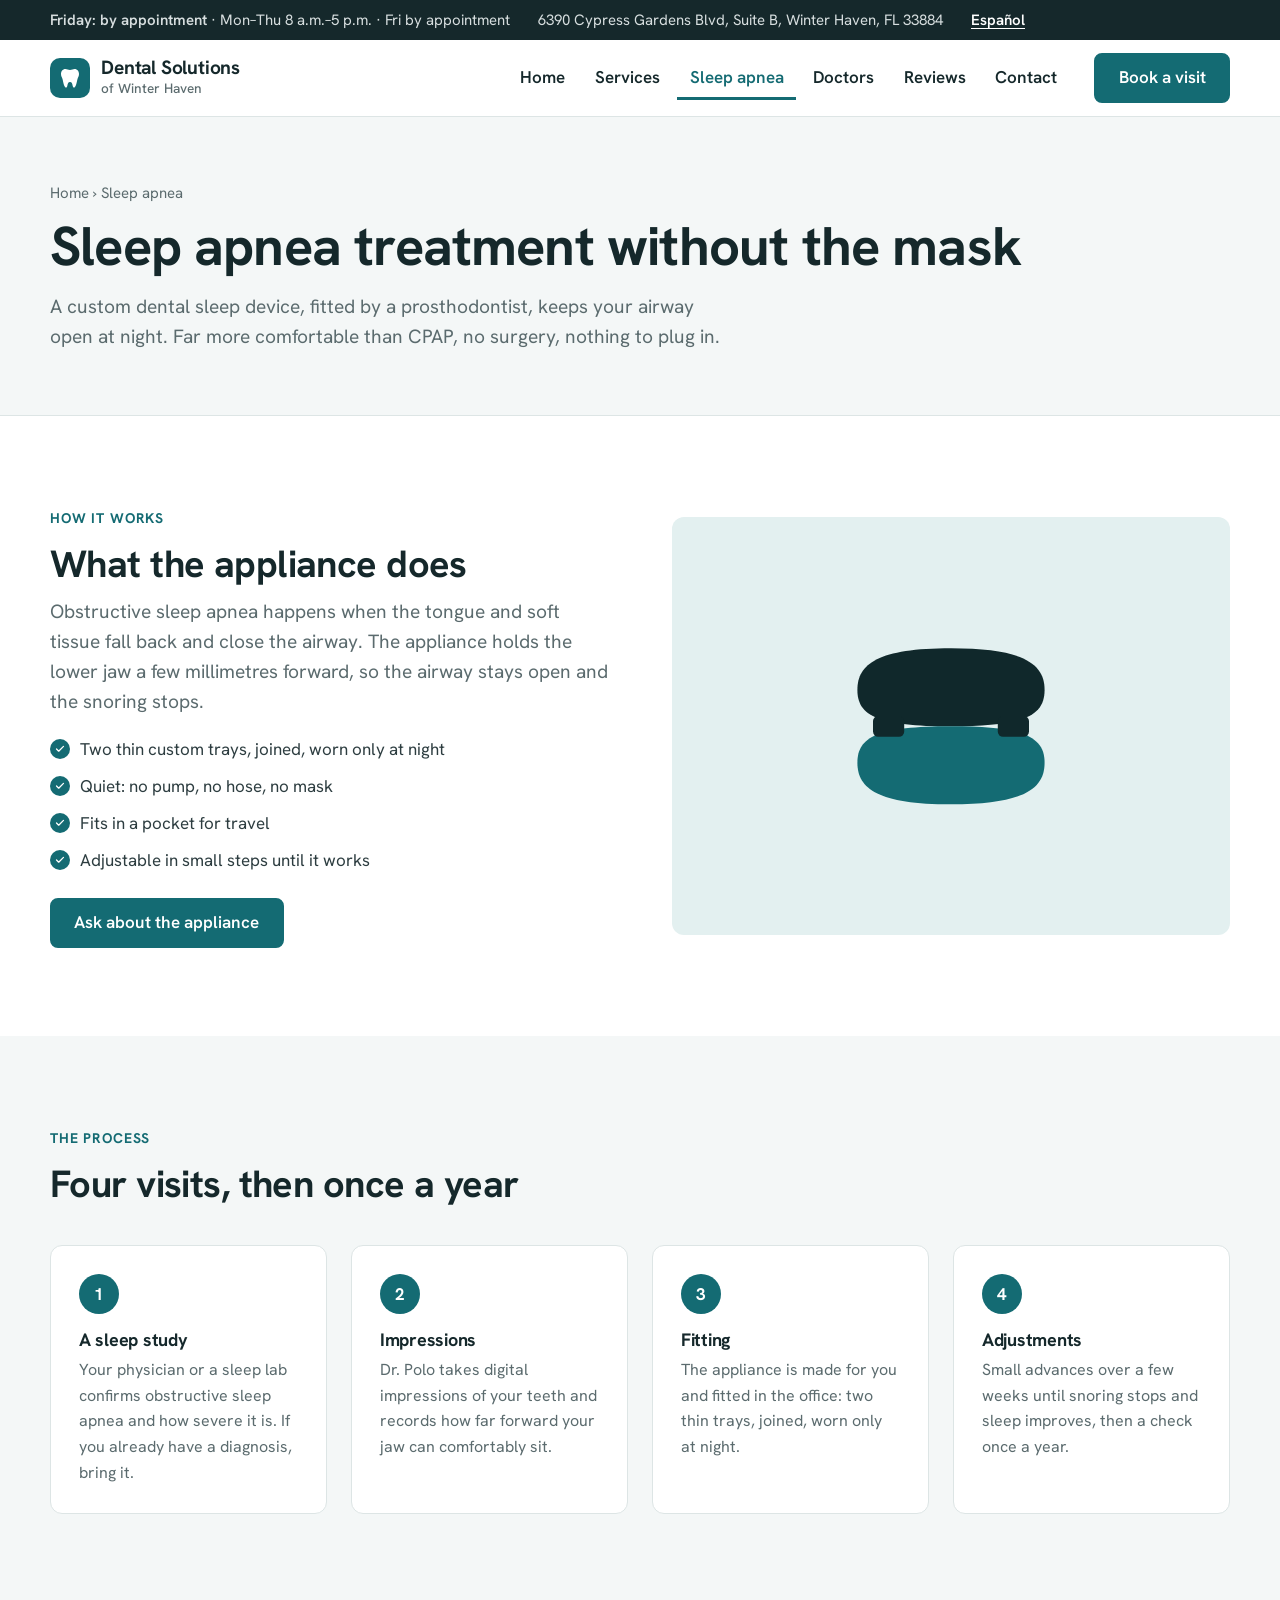
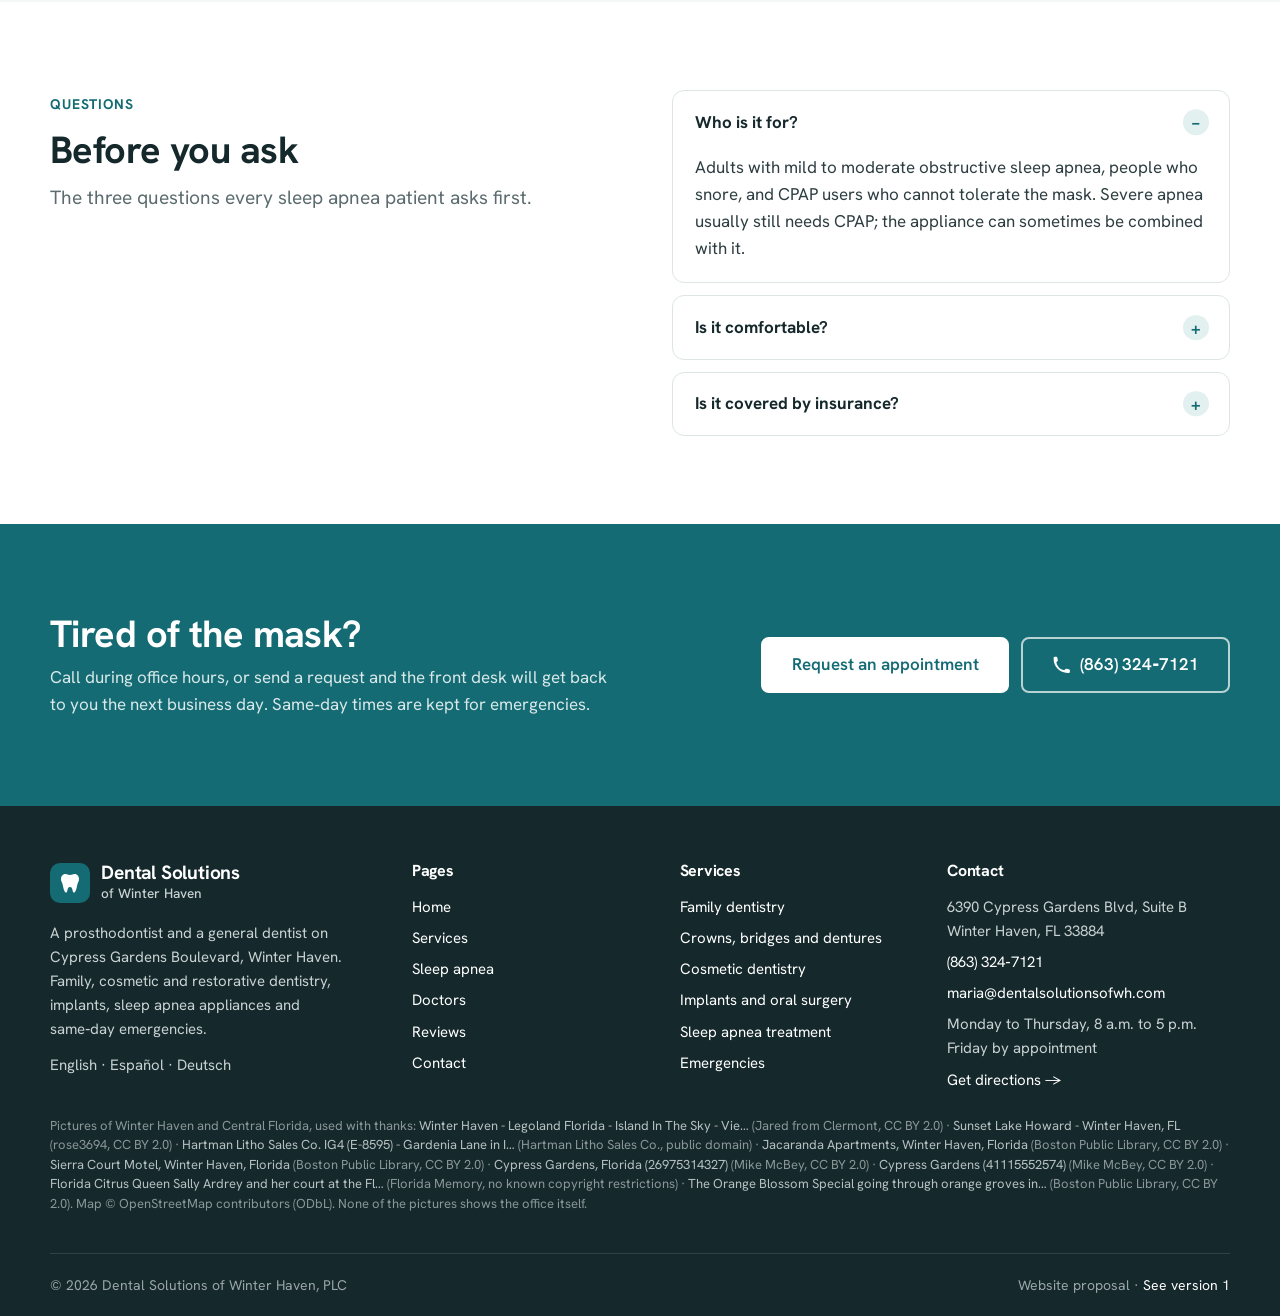
<file: sleep-apnea.html>
<!doctype html>
<html lang="en" data-lang="en">
<head>
<meta charset="utf-8">
<meta name="viewport" content="width=device-width, initial-scale=1, viewport-fit=cover">
<title>Sleep apnea treatment · Dental Solutions of Winter Haven</title>
<meta name="description" content="Custom dental sleep devices fitted by a prosthodontist in Winter Haven, FL. A comfortable alternative to CPAP.">
<meta name="theme-color" content="#15282b">
<meta name="color-scheme" content="light">
<meta property="og:title" content="Sleep apnea treatment · Dental Solutions of Winter Haven">
<meta property="og:description" content="Custom dental sleep devices fitted by a prosthodontist in Winter Haven, FL. A comfortable alternative to CPAP.">
<meta property="og:type" content="website">
<meta property="og:locale" content="en_US">
<meta property="og:locale:alternate" content="es_US">
<script type="application/ld+json">{"@context": "https://schema.org", "@type": "Dentist", "name": "Dental Solutions of Winter Haven", "url": "https://www.dentalsolutionsofwh.com/", "telephone": "+1-863-324-7121", "email": "maria@dentalsolutionsofwh.com", "address": {"@type": "PostalAddress", "streetAddress": "6390 Cypress Gardens Blvd, Suite B", "addressLocality": "Winter Haven", "addressRegion": "FL", "postalCode": "33884", "addressCountry": "US"}, "geo": {"@type": "GeoCoordinates", "latitude": 27.9825809, "longitude": -81.6782343}, "openingHoursSpecification": [{"@type": "OpeningHoursSpecification", "dayOfWeek": ["Monday", "Tuesday", "Wednesday", "Thursday"], "opens": "08:00", "closes": "17:00"}], "employee": [{"@type": "Person", "name": "Dr. Carlos A. Polo", "jobTitle": "Prosthodontist"}, {"@type": "Person", "name": "Dr. Jose G. Cruz", "jobTitle": "Dentist"}], "knowsLanguage": ["en", "es", "de"], "paymentAccepted": "Cash, Check, Visa, Mastercard, American Express, Discover, CareCredit"}</script>
<script>document.documentElement.classList.add('js');try{var l=localStorage.getItem('dswh-lang');if(l==='es'||l==='en'){document.documentElement.dataset.lang=l;document.documentElement.lang=l;}}catch(e){}</script>
<link rel="preconnect" href="https://fonts.googleapis.com">
<link rel="preconnect" href="https://fonts.gstatic.com" crossorigin>
<link href="https://fonts.googleapis.com/css2?family=Hanken+Grotesk:wght@400;500;600;700&display=swap" rel="stylesheet">
<link rel="icon" href="data:image/svg+xml,%3Csvg xmlns='http://www.w3.org/2000/svg' viewBox='0 0 64 64'%3E%3Crect width='64' height='64' rx='14' fill='%23146b73'/%3E%3Cpath d='M22 14c4 0 7 3 10 3s6-3 10-3c7 0 11 6 11 12 0 5-2.5 8.5-4 12-1.5 5-2.5 14-6 18-2.5 3-5 1-5.7-2.5-1-4.5-1.8-9.5-5.3-9.5s-4.3 5-5.3 9.5C26 57 23.5 59 21 56c-3.5-4-4.5-13-6-18-1.5-3.5-4-7-4-12 0-6 4-12 11-12z' fill='%23fff'/%3E%3C/svg%3E">
<link rel="stylesheet" href="styles.css?v=5272a525">
</head>
<body>
<a class="skip" href="#main"><span data-l="en">Skip to content</span><span data-l="es">Ir al contenido</span></a>
<div class="topbar">
  <div class="wrap topbar-row">
    <span><span class="open-now" data-open-now></span><span class="hide-sm"> · <span data-l="en">Mon–Thu 8 a.m.–5 p.m. · Fri by appointment</span><span data-l="es">Lun–jue 8 a.m.–5 p.m. · Vie con cita</span></span></span>
    <span class="hide-sm">6390 Cypress Gardens Blvd, Suite B, Winter Haven, FL 33884</span>
    <span class="spacer hide-md">English · Español · Deutsch</span>
    <button class="lang" id="lang" type="button" aria-label="Cambiar idioma / Change language"><span data-l="en">Español</span><span data-l="es">English</span></button>
  </div>
</div>
<header class="header">
  <div class="wrap header-row">
    <a class="logo " href="index.html" aria-label="Dental Solutions of Winter Haven, home"><span class="logo-mark"><svg viewBox="0 0 24 24" fill="currentColor" aria-hidden="true"><path d="M7.5 3C9 3 10 4 12 4s3-1 4.5-1C19.5 3 21 5.5 21 8c0 2-1 3.5-1.5 5-.6 2-1 6-2.5 8-1 1.3-2 .3-2.3-1-.4-1.8-.7-4-2.7-4s-2.3 2.2-2.7 4c-.3 1.3-1.3 2.3-2.3 1C5.5 19 5.1 15 4.5 13 4 11.5 3 10 3 8c0-2.5 1.5-5 4.5-5z"/></svg></span><span><b>Dental Solutions</b><small>of Winter Haven</small></span></a>
    <nav class="nav" id="menu" aria-label="Main"><a href="index.html"><span data-l="en">Home</span><span data-l="es">Inicio</span></a><a href="services.html"><span data-l="en">Services</span><span data-l="es">Servicios</span></a><a href="sleep-apnea.html" aria-current="page"><span data-l="en">Sleep apnea</span><span data-l="es">Apnea del sueño</span></a><a href="doctors.html"><span data-l="en">Doctors</span><span data-l="es">Doctores</span></a><a href="reviews.html"><span data-l="en">Reviews</span><span data-l="es">Opiniones</span></a><a href="contact.html"><span data-l="en">Contact</span><span data-l="es">Contacto</span></a></nav>
    <div class="header-actions">
      <a class="header-phone" href="tel:+18633247121">(863) 324‑7121</a>
      <a class="btn" href="contact.html#request"><span data-l="en">Book a visit</span><span data-l="es">Reservar cita</span></a>
      <button class="burger" id="burger" type="button" aria-expanded="false" aria-controls="menu"><span data-l="en">Menu</span><span data-l="es">Menú</span></button>
    </div>
  </div>
</header>
<main id="main"><section class="page-head">
  <div class="wrap">
    <p class="crumbs"><a href="index.html"><span data-l="en">Home</span><span data-l="es">Inicio</span></a> › <span data-l="en">Sleep apnea</span><span data-l="es">Apnea del sueño</span></p>
    <h1 class="h1"><span data-l="en">Sleep apnea treatment without the mask</span><span data-l="es">Tratamiento de apnea del sueño sin la máscara</span></h1>
    <p class="lead"><span data-l="en">A custom dental sleep device, fitted by a prosthodontist, keeps your airway open at night. Far more comfortable than CPAP, no surgery, nothing to plug in.</span><span data-l="es">Un dispositivo dental a medida, ajustado por un prostodoncista, mantiene su vía aérea abierta de noche. Mucho más cómodo que el CPAP, sin cirugía, sin enchufes.</span></p>
    
  </div>
</section>
<section class="section">
  <div class="wrap service">
    <div>
      <span class="eyebrow"><span data-l="en">How it works</span><span data-l="es">Cómo funciona</span></span>
      <h2 class="h2"><span data-l="en">What the appliance does</span><span data-l="es">Qué hace el aparato</span></h2>
      <p class="lead" style="margin-top:0.75rem"><span data-l="en">Obstructive sleep apnea happens when the tongue and soft tissue fall back and close the airway. The appliance holds the lower jaw a few millimetres forward, so the airway stays open and the snoring stops.</span><span data-l="es">La apnea obstructiva ocurre cuando la lengua y el tejido blando caen hacia atrás y cierran la vía aérea. El aparato sostiene la mandíbula unos milímetros hacia adelante, así la vía aérea queda abierta y el ronquido para.</span></p>
      <ul class="checks"><li><span class="check"><svg viewBox="0 0 24 24" fill="none" stroke="currentColor" stroke-width="3" stroke-linecap="round" stroke-linejoin="round" aria-hidden="true"><path d="M20 6 9 17l-5-5"/></svg></span><span><span data-l="en">Two thin custom trays, joined, worn only at night</span><span data-l="es">Dos férulas delgadas a medida, unidas, solo de noche</span></span></li><li><span class="check"><svg viewBox="0 0 24 24" fill="none" stroke="currentColor" stroke-width="3" stroke-linecap="round" stroke-linejoin="round" aria-hidden="true"><path d="M20 6 9 17l-5-5"/></svg></span><span><span data-l="en">Quiet: no pump, no hose, no mask</span><span data-l="es">Silencioso: sin bomba, sin manguera, sin máscara</span></span></li><li><span class="check"><svg viewBox="0 0 24 24" fill="none" stroke="currentColor" stroke-width="3" stroke-linecap="round" stroke-linejoin="round" aria-hidden="true"><path d="M20 6 9 17l-5-5"/></svg></span><span><span data-l="en">Fits in a pocket for travel</span><span data-l="es">Cabe en un bolsillo para viajar</span></span></li><li><span class="check"><svg viewBox="0 0 24 24" fill="none" stroke="currentColor" stroke-width="3" stroke-linecap="round" stroke-linejoin="round" aria-hidden="true"><path d="M20 6 9 17l-5-5"/></svg></span><span><span data-l="en">Adjustable in small steps until it works</span><span data-l="es">Ajustable en pasos pequeños hasta que funcione</span></span></li></ul>
      <div class="btn-row"><a class="btn" href="contact.html#request"><span data-l="en">Ask about the appliance</span><span data-l="es">Preguntar por el aparato</span></a></div>
    </div>
    <div class="service-art"><svg viewBox="0 0 100 100" aria-hidden="true"><path d="M14 36c0-10 8-16 36-16s36 6 36 16-8 14-36 14-36-4-36-14z" fill="#10282b"/><path d="M14 64c0 10 8 16 36 16s36-6 36-16-8-14-36-14-36 4-36 14z" fill="#146b73"/><rect x="20" y="46" width="12" height="8" rx="2" fill="#10282b"/><rect x="68" y="46" width="12" height="8" rx="2" fill="#10282b"/></svg></div>
  </div>
</section>
<section class="section section-alt">
  <div class="wrap">
    <div class="section-head"><span class="eyebrow"><span data-l="en">The process</span><span data-l="es">El proceso</span></span><h2 class="h2"><span data-l="en">Four visits, then once a year</span><span data-l="es">Cuatro visitas, luego una al año</span></h2></div>
    <div class="steps steps-4"><div class="step"><h3><span data-l="en">A sleep study</span><span data-l="es">Un estudio del sueño</span></h3><p><span data-l="en">Your physician or a sleep lab confirms obstructive sleep apnea and how severe it is. If you already have a diagnosis, bring it.</span><span data-l="es">Su médico o un laboratorio del sueño confirma la apnea obstructiva y su gravedad. Si ya tiene un diagnóstico, tráigalo.</span></p></div><div class="step"><h3><span data-l="en">Impressions</span><span data-l="es">Impresiones</span></h3><p><span data-l="en">Dr. Polo takes digital impressions of your teeth and records how far forward your jaw can comfortably sit.</span><span data-l="es">El Dr. Polo toma impresiones digitales de sus dientes y registra qué tan adelante puede quedar cómodamente su mandíbula.</span></p></div><div class="step"><h3><span data-l="en">Fitting</span><span data-l="es">Ajuste</span></h3><p><span data-l="en">The appliance is made for you and fitted in the office: two thin trays, joined, worn only at night.</span><span data-l="es">El aparato se fabrica para usted y se ajusta en el consultorio: dos férulas delgadas, unidas, solo de noche.</span></p></div><div class="step"><h3><span data-l="en">Adjustments</span><span data-l="es">Ajustes</span></h3><p><span data-l="en">Small advances over a few weeks until snoring stops and sleep improves, then a check once a year.</span><span data-l="es">Pequeños avances durante algunas semanas hasta que el ronquido pare y el sueño mejore, y luego una revisión al año.</span></p></div></div>
  </div>
</section>
<section class="section">
  <div class="wrap two-col two-col-start">
    <div class="section-head" style="margin-bottom:0"><span class="eyebrow"><span data-l="en">Questions</span><span data-l="es">Preguntas</span></span><h2 class="h2"><span data-l="en">Before you ask</span><span data-l="es">Antes de que pregunte</span></h2><p class="lead"><span data-l="en">The three questions every sleep apnea patient asks first.</span><span data-l="es">Las tres preguntas que todo paciente con apnea hace primero.</span></p></div>
    <div><details class="faq" name="faq" open><summary><span data-l="en">Who is it for?</span><span data-l="es">¿Para quién es?</span></summary><div class="answer"><p><span data-l="en">Adults with mild to moderate obstructive sleep apnea, people who snore, and CPAP users who cannot tolerate the mask. Severe apnea usually still needs CPAP; the appliance can sometimes be combined with it.</span><span data-l="es">Adultos con apnea obstructiva leve a moderada, personas que roncan y usuarios de CPAP que no toleran la máscara. La apnea severa suele seguir necesitando CPAP; a veces el aparato se combina con él.</span></p></div></details><details class="faq" name="faq"><summary><span data-l="en">Is it comfortable?</span><span data-l="es">¿Es cómodo?</span></summary><div class="answer"><p><span data-l="en">It is custom made from impressions of your own teeth, so it fits like a night guard. Most people stop noticing it within two weeks.</span><span data-l="es">Se hace a medida con impresiones de sus propios dientes, así que se siente como un protector nocturno. La mayoría deja de notarlo en dos semanas.</span></p></div></details><details class="faq" name="faq"><summary><span data-l="en">Is it covered by insurance?</span><span data-l="es">¿Lo cubre el seguro?</span></summary><div class="answer"><p><span data-l="en">Oral appliances for diagnosed sleep apnea are often covered by medical insurance rather than dental. The front desk will check with your plan before anything is made.</span><span data-l="es">Los aparatos bucales para apnea diagnosticada suelen estar cubiertos por el seguro médico y no el dental. La recepción lo verifica con su plan antes de fabricar nada.</span></p></div></details></div>
  </div>
</section>
<section class="section band">
  <div class="wrap band-row">
    <div>
      <h2 class="h2"><span data-l="en">Tired of the mask?</span><span data-l="es">¿Cansado de la máscara?</span></h2>
      <p><span data-l="en">Call during office hours, or send a request and the front desk will get back to you the next business day. Same‑day times are kept for emergencies.</span><span data-l="es">Llame en horario de oficina o envíe una solicitud y la recepción le responde el siguiente día hábil. Se reservan horas del mismo día para urgencias.</span></p>
    </div>
    <div class="btn-row">
      <a class="btn btn-white btn-lg" href="contact.html#request"><span data-l="en">Request an appointment</span><span data-l="es">Solicitar una cita</span></a>
      <a class="btn btn-ghost-white btn-lg" href="tel:+18633247121"><svg viewBox="0 0 24 24" fill="currentColor" aria-hidden="true"><path d="M2 3.5A1.5 1.5 0 0 1 3.5 2h1.6a1.5 1.5 0 0 1 1.5 1.3l.5 3.1a1.5 1.5 0 0 1-.5 1.4L5.3 9a12.3 12.3 0 0 0 9.7 9.7l1.2-1.3a1.5 1.5 0 0 1 1.4-.5l3.1.5a1.5 1.5 0 0 1 1.3 1.5v1.6a1.5 1.5 0 0 1-1.5 1.5H19C9.6 22 2 14.4 2 5V3.5z"/></svg> (863) 324‑7121</a>
    </div>
  </div>
</section>
</main>
<footer class="footer">
  <div class="wrap">
    <div class="footer-grid">
      <div>
        <a class="logo " href="index.html" aria-label="Dental Solutions of Winter Haven, home"><span class="logo-mark"><svg viewBox="0 0 24 24" fill="currentColor" aria-hidden="true"><path d="M7.5 3C9 3 10 4 12 4s3-1 4.5-1C19.5 3 21 5.5 21 8c0 2-1 3.5-1.5 5-.6 2-1 6-2.5 8-1 1.3-2 .3-2.3-1-.4-1.8-.7-4-2.7-4s-2.3 2.2-2.7 4c-.3 1.3-1.3 2.3-2.3 1C5.5 19 5.1 15 4.5 13 4 11.5 3 10 3 8c0-2.5 1.5-5 4.5-5z"/></svg></span><span><b>Dental Solutions</b><small>of Winter Haven</small></span></a>
        <p><span data-l="en">A prosthodontist and a general dentist on Cypress Gardens Boulevard, Winter Haven. Family, cosmetic and restorative dentistry, implants, sleep apnea appliances and same‑day emergencies.</span><span data-l="es">Un prostodoncista y un dentista general en Cypress Gardens Boulevard, Winter Haven. Odontología familiar, estética y restauradora, implantes, aparatos para apnea del sueño y urgencias el mismo día.</span></p>
        <p style="margin-top:0.75rem">English · Español · Deutsch</p>
      </div>
      <div><h4><span data-l="en">Pages</span><span data-l="es">Páginas</span></h4><ul><li><a href="index.html"><span data-l="en">Home</span><span data-l="es">Inicio</span></a></li><li><a href="services.html"><span data-l="en">Services</span><span data-l="es">Servicios</span></a></li><li><a href="sleep-apnea.html"><span data-l="en">Sleep apnea</span><span data-l="es">Apnea del sueño</span></a></li><li><a href="doctors.html"><span data-l="en">Doctors</span><span data-l="es">Doctores</span></a></li><li><a href="reviews.html"><span data-l="en">Reviews</span><span data-l="es">Opiniones</span></a></li><li><a href="contact.html"><span data-l="en">Contact</span><span data-l="es">Contacto</span></a></li></ul></div>
      <div><h4><span data-l="en">Services</span><span data-l="es">Servicios</span></h4><ul>
        <li><a href="services.html#general"><span data-l="en">Family dentistry</span><span data-l="es">Odontología familiar</span></a></li>
        <li><a href="services.html#prostho"><span data-l="en">Crowns, bridges and dentures</span><span data-l="es">Coronas, puentes y prótesis</span></a></li>
        <li><a href="services.html#cosmetic"><span data-l="en">Cosmetic dentistry</span><span data-l="es">Odontología estética</span></a></li>
        <li><a href="services.html#implants"><span data-l="en">Implants and oral surgery</span><span data-l="es">Implantes y cirugía oral</span></a></li>
        <li><a href="sleep-apnea.html"><span data-l="en">Sleep apnea treatment</span><span data-l="es">Tratamiento de apnea del sueño</span></a></li>
        <li><a href="services.html#emergency"><span data-l="en">Emergencies</span><span data-l="es">Urgencias</span></a></li>
      </ul></div>
      <div><h4><span data-l="en">Contact</span><span data-l="es">Contacto</span></h4><ul>
        <li>6390 Cypress Gardens Blvd, Suite B<br>Winter Haven, FL 33884</li>
        <li><a href="tel:+18633247121">(863) 324‑7121</a></li>
        <li><a href="mailto:maria@dentalsolutionsofwh.com">maria@dentalsolutionsofwh.com</a></li>
        <li><span data-l="en">Monday to Thursday, 8 a.m. to 5 p.m.</span><span data-l="es">Lunes a jueves, 8 a.m. a 5 p.m.</span><br><span data-l="en">Friday by appointment</span><span data-l="es">Viernes con cita</span></li>
        <li><a class="link-arrow" href="https://www.google.com/maps/dir/?api=1&destination=6390+Cypress+Gardens+Blvd+Winter+Haven+FL+33884" target="_blank" rel="noopener"><span data-l="en">Get directions</span><span data-l="es">Cómo llegar</span></a></li>
      </ul></div>
    </div>
    <p class="credits"><span data-l="en">Pictures of Winter Haven and Central Florida, used with thanks:</span><span data-l="es">Imágenes de Winter Haven y Florida Central, usadas con agradecimiento:</span> <a href="https://commons.wikimedia.org/w/index.php?curid=78786937" rel="noopener">Winter Haven - Legoland Florida - Island In The Sky - Vie…</a> (Jared from Clermont, CC BY 2.0) · <a href="https://www.flickr.com/photos/9939138@N05/6604422863" rel="noopener">Sunset Lake Howard - Winter Haven, FL</a> (rose3694, CC BY 2.0) · <a href="https://commons.wikimedia.org/wiki/File:Hartman_Litho_Sales_Co._IG4_(E-8595)_-_Gardenia_Lane_in_Idyllwild_Gardens,_Winter_Haven,_Florida_front.jpg" rel="noopener">Hartman Litho Sales Co. IG4 (E-8595) - Gardenia Lane in I…</a> (Hartman Litho Sales Co., public domain) · <a href="https://www.flickr.com/photos/24029425@N06/8102650862" rel="noopener">Jacaranda Apartments, Winter Haven, Florida</a> (Boston Public Library, CC BY 2.0) · <a href="https://www.flickr.com/photos/24029425@N06/8102651428" rel="noopener">Sierra Court Motel, Winter Haven, Florida</a> (Boston Public Library, CC BY 2.0) · <a href="https://commons.wikimedia.org/w/index.php?curid=78922174" rel="noopener">Cypress Gardens, Florida (26975314327)</a> (Mike McBey, CC BY 2.0) · <a href="https://commons.wikimedia.org/w/index.php?curid=78922175" rel="noopener">Cypress Gardens (41115552574)</a> (Mike McBey, CC BY 2.0) · <a href="https://commons.wikimedia.org/wiki/File:Florida_Citrus_Queen_Sally_Ardrey_and_her_court_at_the_Florida_Citrus_Exposition_in_Winter_Haven.jpg" rel="noopener">Florida Citrus Queen Sally Ardrey and her court at the Fl…</a> (Florida Memory, no known copyright restrictions) · <a href="https://www.flickr.com/photos/24029425@N06/7752655736" rel="noopener">The Orange Blossom Special going through orange groves in…</a> (Boston Public Library, CC BY 2.0). <span data-l="en">Map</span><span data-l="es">Mapa</span> © OpenStreetMap contributors (ODbL). <span data-l="en">None of the pictures shows the office itself.</span><span data-l="es">Ninguna imagen muestra el consultorio en sí.</span></p>
    <div class="footer-bottom">
      <span>© 2026 Dental Solutions of Winter Haven, PLC</span>
      <span><span data-l="en">Website proposal</span><span data-l="es">Propuesta de sitio web</span> · <a href="v1/index.html"><span data-l="en">See version 1</span><span data-l="es">Ver versión 1</span></a></span>
    </div>
  </div>
</footer>
<script src="main.js?v=f303de44"></script>
</body>
</html>
</file>
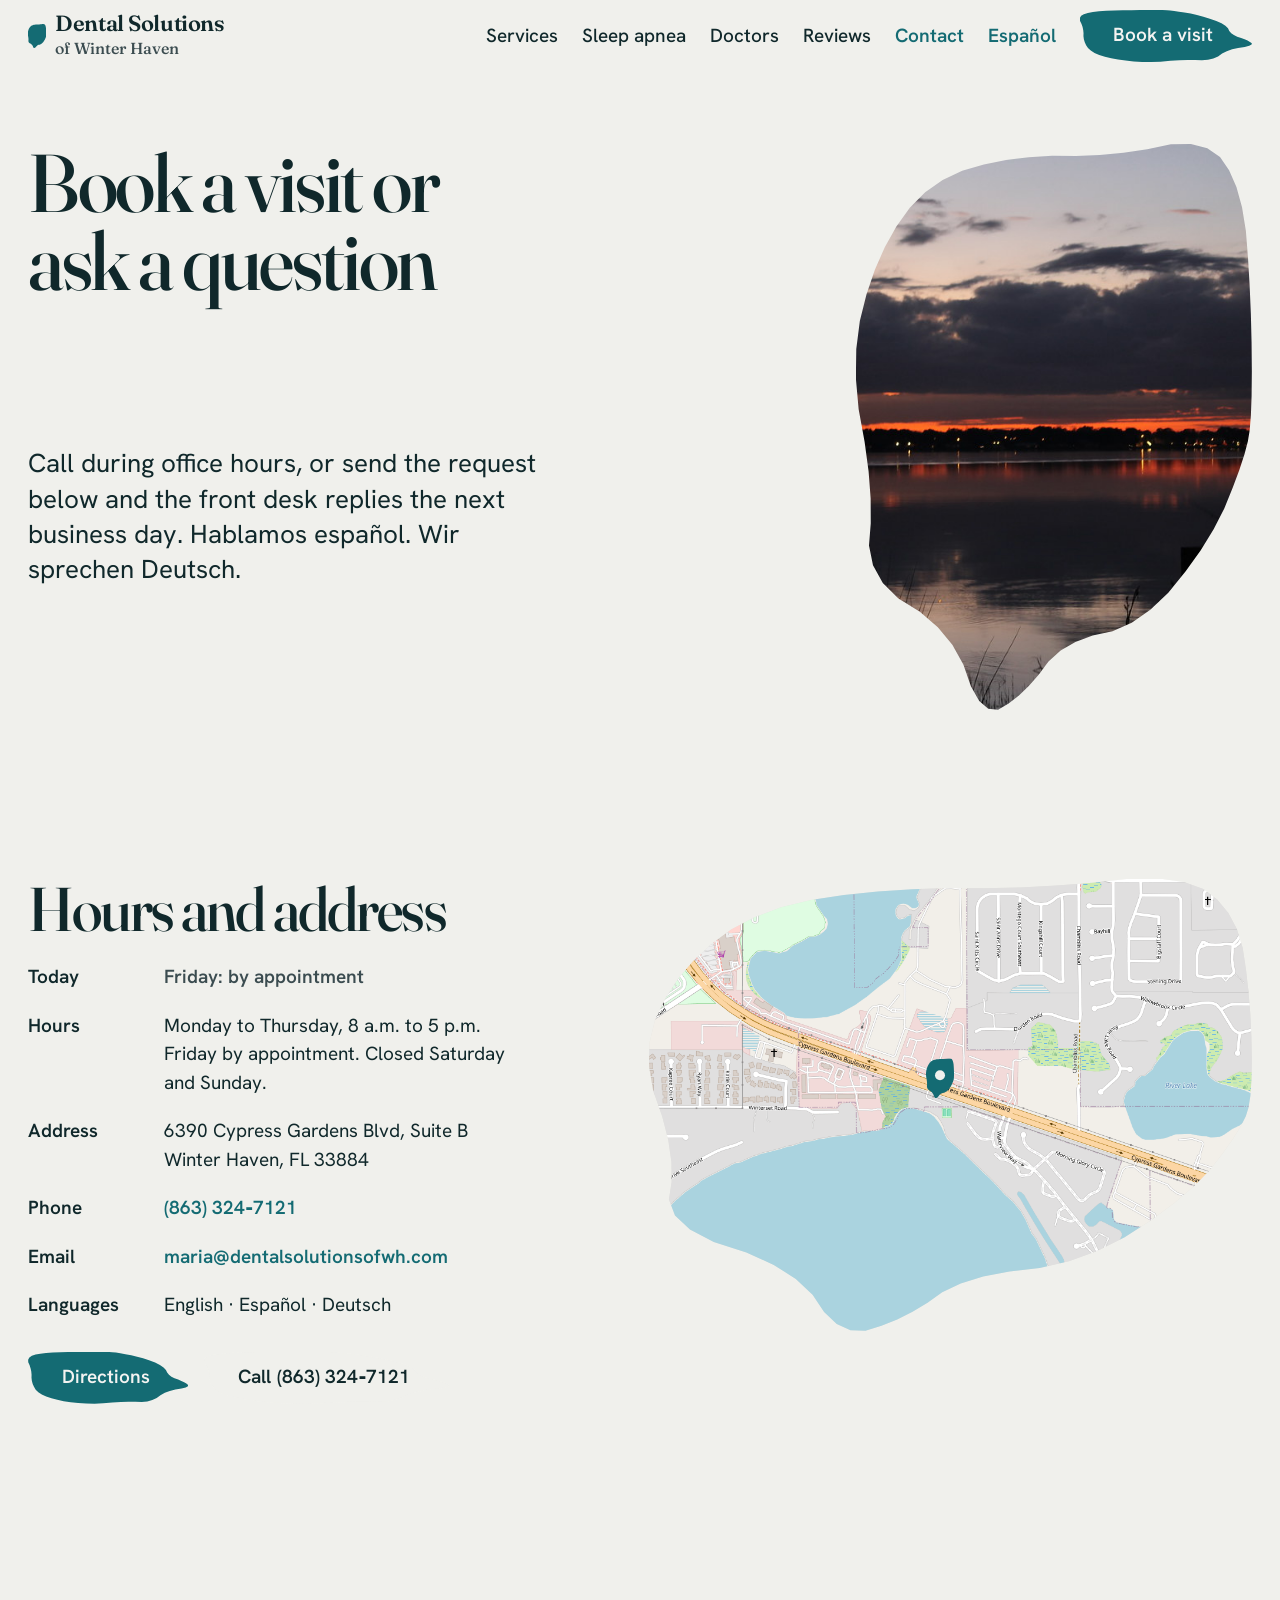
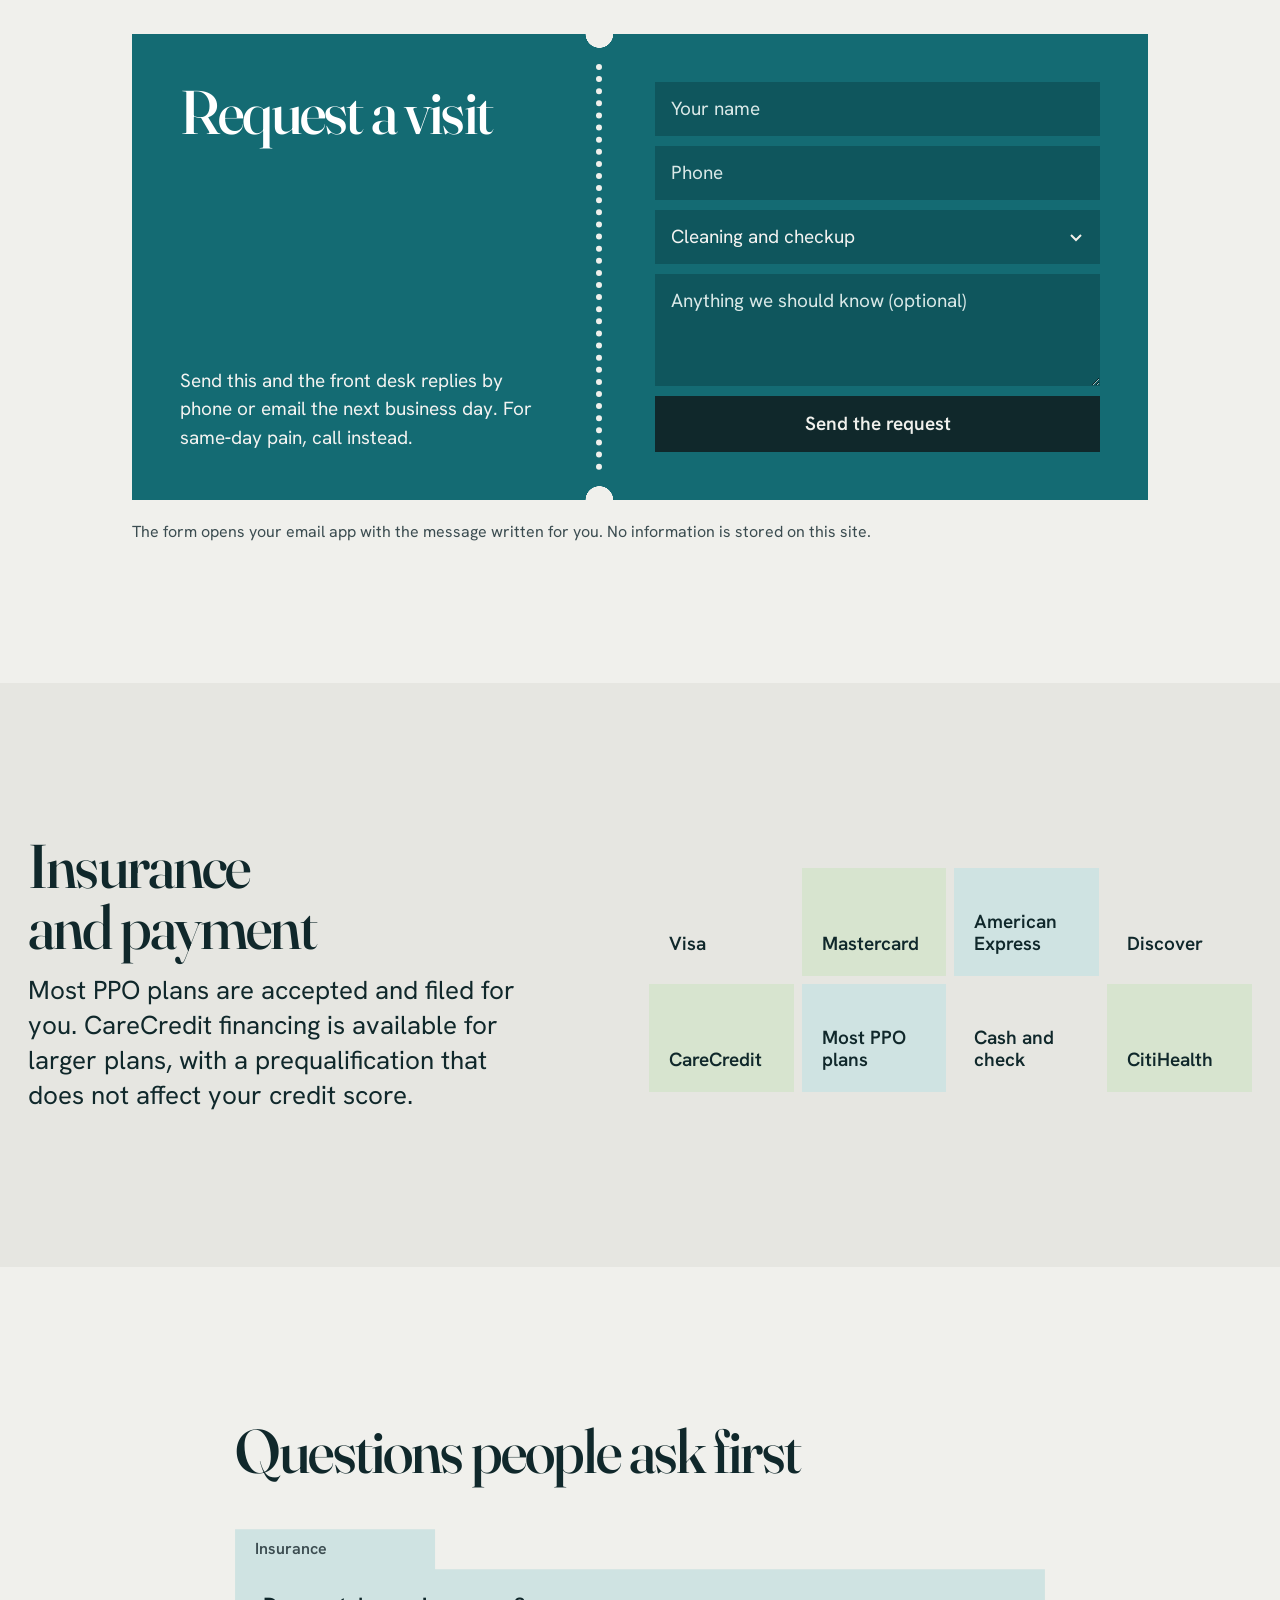
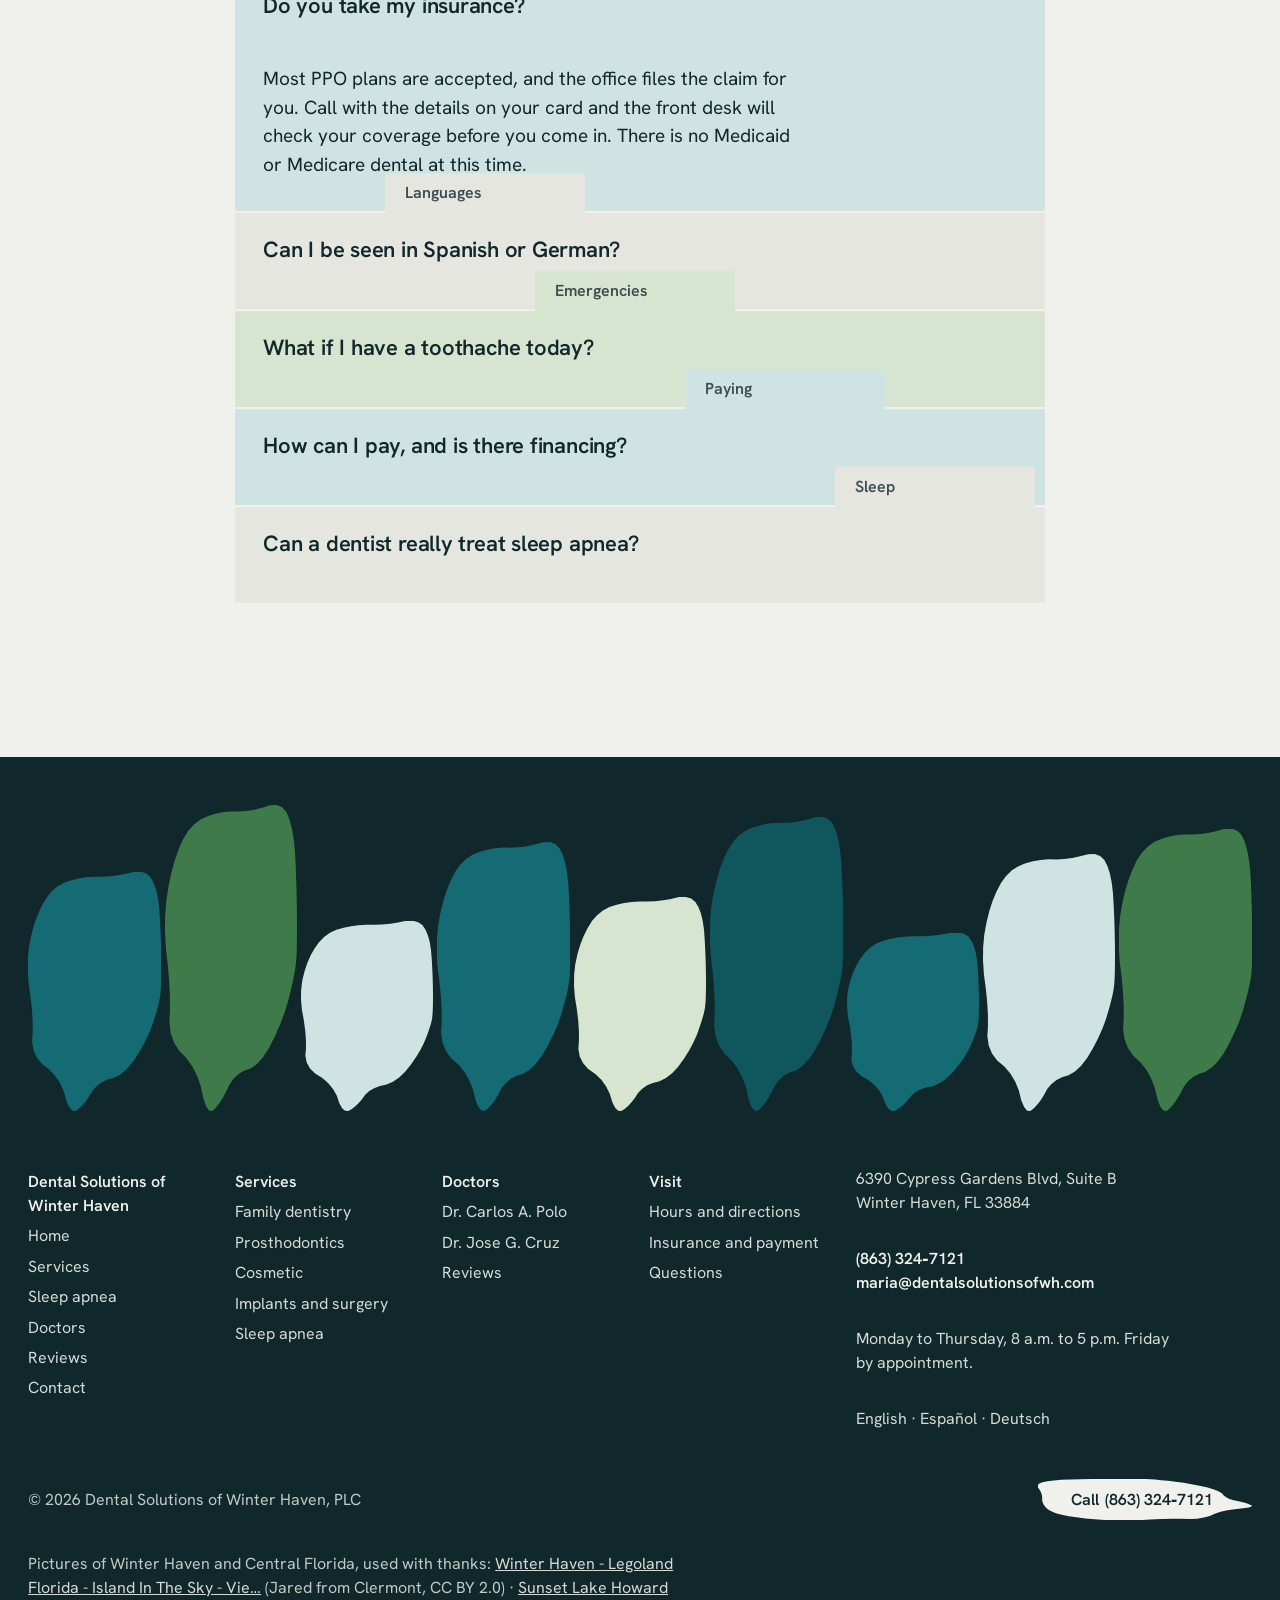
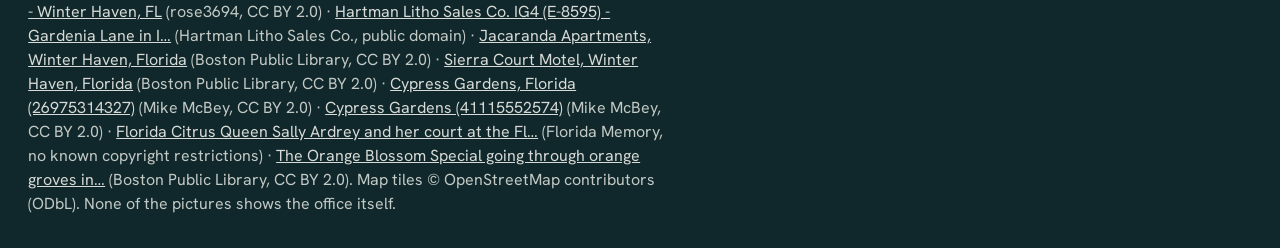
<file: v1/contact.html>
<!doctype html>
<html lang="en" data-lang="en">
<head>
<meta charset="utf-8">
<meta name="viewport" content="width=device-width, initial-scale=1">
<title>Contact and hours · Dental Solutions of Winter Haven</title>
<meta name="description" content="Book a visit at 6390 Cypress Gardens Blvd, Winter Haven, FL 33884. Call (863) 324‑7121. Monday to Thursday 8 to 5.">
<meta name="theme-color" content="#146b73">
<meta property="og:title" content="Contact and hours · Dental Solutions of Winter Haven">
<meta property="og:description" content="Book a visit at 6390 Cypress Gardens Blvd, Winter Haven, FL 33884. Call (863) 324‑7121. Monday to Thursday 8 to 5.">
<meta property="og:type" content="website">
<meta property="og:locale" content="en_US">
<meta property="og:locale:alternate" content="es_US">
<script type="application/ld+json">{"@context": "https://schema.org", "@type": "Dentist", "name": "Dental Solutions of Winter Haven", "url": "https://www.dentalsolutionsofwh.com/", "telephone": "+1-863-324-7121", "email": "maria@dentalsolutionsofwh.com", "address": {"@type": "PostalAddress", "streetAddress": "6390 Cypress Gardens Blvd, Suite B", "addressLocality": "Winter Haven", "addressRegion": "FL", "postalCode": "33884", "addressCountry": "US"}, "geo": {"@type": "GeoCoordinates", "latitude": 27.9825809, "longitude": -81.6782343}, "openingHoursSpecification": [{"@type": "OpeningHoursSpecification", "dayOfWeek": ["Monday", "Tuesday", "Wednesday", "Thursday"], "opens": "08:00", "closes": "17:00"}], "employee": [{"@type": "Person", "name": "Dr. Carlos A. Polo", "jobTitle": "Prosthodontist"}, {"@type": "Person", "name": "Dr. Jose G. Cruz", "jobTitle": "Dentist"}], "knowsLanguage": ["en", "es", "de"], "paymentAccepted": "Cash, Check, Visa, Mastercard, American Express, Discover, CareCredit"}</script>
<script>document.documentElement.classList.add('js');try{var l=localStorage.getItem('dswh-lang');if(l==='es'||l==='en'){document.documentElement.dataset.lang=l;document.documentElement.lang=l;}}catch(e){}</script>
<link rel="preconnect" href="https://fonts.googleapis.com">
<link rel="preconnect" href="https://fonts.gstatic.com" crossorigin>
<link href="https://fonts.googleapis.com/css2?family=Fraunces:opsz,wght@9..144,500;9..144,600&family=Hanken+Grotesk:wght@400;500;600&display=swap" rel="stylesheet">
<link rel="icon" href="data:image/svg+xml,%3Csvg%20xmlns%3D%27http%3A//www.w3.org/2000/svg%27%20viewBox%3D%270%200%2064%2064%27%3E%3Crect%20width%3D%2764%27%20height%3D%2764%27%20fill%3D%27%23f4f1ea%27/%3E%3Cg%20transform%3D%27translate%2814%206%29%20scale%2836%2052%29%27%3E%3Cpath%20d%3D%27M0.9196%200.0230%20L0.9425%200.0464%20L0.9611%200.0760%20L0.9752%200.1117%20L0.9849%200.1534%20L0.9903%200.2012%20L0.9944%200.2499%20L0.9975%200.2996%20L0.9993%200.3502%20L1.0000%200.4017%20L0.9994%200.4450%20L0.9976%200.4800%20L0.9944%200.5068%20L0.9900%200.5255%20L0.9814%200.5485%20L0.9686%200.5760%20L0.9516%200.6079%20L0.9304%200.6443%20L0.9035%200.6810%20L0.8710%200.7181%20L0.8329%200.7555%20L0.7890%200.7934%20L0.7436%200.8236%20L0.6967%200.8462%20L0.6481%200.8613%20L0.5980%200.8688%20L0.5543%200.8802%20L0.5171%200.8955%20L0.4864%200.9147%20L0.4621%200.9378%20L0.4372%200.9578%20L0.4118%200.9749%20L0.3857%200.9890%20L0.3591%201.0000%20L0.3343%200.9986%20L0.3115%200.9849%20L0.2905%200.9587%20L0.2714%200.9201%20L0.2436%200.8853%20L0.2070%200.8543%20L0.1616%200.8270%20L0.1075%200.8035%20L0.0680%200.7762%20L0.0432%200.7448%20L0.0331%200.7096%20L0.0376%200.6705%20L0.0373%200.6268%20L0.0321%200.5787%20L0.0220%200.5262%20L0.0070%200.4691%20L0.0000%200.4145%20L0.0010%200.3624%20L0.0100%200.3128%20L0.0269%200.2657%20L0.0480%200.2221%20L0.0733%200.1821%20L0.1027%200.1456%20L0.1362%200.1127%20L0.1750%200.0853%20L0.2192%200.0635%20L0.2686%200.0472%20L0.3233%200.0364%20L0.3794%200.0285%20L0.4369%200.0233%20L0.4957%200.0209%20L0.5560%200.0213%20L0.6161%200.0195%20L0.6760%200.0154%20L0.7359%200.0091%20L0.7956%200.0005%20L0.8461%200.0000%20L0.8875%200.0075%20Z%27%20fill%3D%27%23146b73%27/%3E%3C/g%3E%3C/svg%3E">
<link rel="stylesheet" href="styles.css">
<style>:root{--lake-mask:url("data:image/svg+xml,<svg%20xmlns='http://www.w3.org/2000/svg'%20viewBox='0%200%201%201'%20preserveAspectRatio='none'><path%20d='M0.9196%200.0230%20L0.9425%200.0464%20L0.9611%200.0760%20L0.9752%200.1117%20L0.9849%200.1534%20L0.9903%200.2012%20L0.9944%200.2499%20L0.9975%200.2996%20L0.9993%200.3502%20L1.0000%200.4017%20L0.9994%200.4450%20L0.9976%200.4800%20L0.9944%200.5068%20L0.9900%200.5255%20L0.9814%200.5485%20L0.9686%200.5760%20L0.9516%200.6079%20L0.9304%200.6443%20L0.9035%200.6810%20L0.8710%200.7181%20L0.8329%200.7555%20L0.7890%200.7934%20L0.7436%200.8236%20L0.6967%200.8462%20L0.6481%200.8613%20L0.5980%200.8688%20L0.5543%200.8802%20L0.5171%200.8955%20L0.4864%200.9147%20L0.4621%200.9378%20L0.4372%200.9578%20L0.4118%200.9749%20L0.3857%200.9890%20L0.3591%201.0000%20L0.3343%200.9986%20L0.3115%200.9849%20L0.2905%200.9587%20L0.2714%200.9201%20L0.2436%200.8853%20L0.2070%200.8543%20L0.1616%200.8270%20L0.1075%200.8035%20L0.0680%200.7762%20L0.0432%200.7448%20L0.0331%200.7096%20L0.0376%200.6705%20L0.0373%200.6268%20L0.0321%200.5787%20L0.0220%200.5262%20L0.0070%200.4691%20L0.0000%200.4145%20L0.0010%200.3624%20L0.0100%200.3128%20L0.0269%200.2657%20L0.0480%200.2221%20L0.0733%200.1821%20L0.1027%200.1456%20L0.1362%200.1127%20L0.1750%200.0853%20L0.2192%200.0635%20L0.2686%200.0472%20L0.3233%200.0364%20L0.3794%200.0285%20L0.4369%200.0233%20L0.4957%200.0209%20L0.5560%200.0213%20L0.6161%200.0195%20L0.6760%200.0154%20L0.7359%200.0091%20L0.7956%200.0005%20L0.8461%200.0000%20L0.8875%200.0075%20Z'%20fill='black'/></svg>");--chev:url("data:image/svg+xml,%3Csvg xmlns=%27http://www.w3.org/2000/svg%27 viewBox=%270 0 16 16%27%3E%3Cpath d=%27M3 6l5 5 5-5%27 fill=%27none%27 stroke=%27%2310282b%27 stroke-width=%272%27/%3E%3C/svg%3E");--chev-light:url("data:image/svg+xml,%3Csvg xmlns=%27http://www.w3.org/2000/svg%27 viewBox=%270 0 16 16%27%3E%3Cpath d=%27M3 6l5 5 5-5%27 fill=%27none%27 stroke=%27%23f4f1ea%27 stroke-width=%272%27/%3E%3C/svg%3E");--coupon-mask:radial-gradient(14px at 46% 0, transparent 97%, #000 100%), radial-gradient(14px at 46% 100%, transparent 97%, #000 100%);--coupon-mask-v:radial-gradient(14px at 0 46%, transparent 97%, #000 100%), radial-gradient(14px at 100% 46%, transparent 97%, #000 100%);}.coupon{-webkit-mask-composite:source-in;mask-composite:intersect;}</style>
</head>
<body>
<svg width="0" height="0" aria-hidden="true" style="position:absolute"><defs><clipPath id="lake" clipPathUnits="objectBoundingBox"><path d="M0.9196 0.0230 L0.9425 0.0464 L0.9611 0.0760 L0.9752 0.1117 L0.9849 0.1534 L0.9903 0.2012 L0.9944 0.2499 L0.9975 0.2996 L0.9993 0.3502 L1.0000 0.4017 L0.9994 0.4450 L0.9976 0.4800 L0.9944 0.5068 L0.9900 0.5255 L0.9814 0.5485 L0.9686 0.5760 L0.9516 0.6079 L0.9304 0.6443 L0.9035 0.6810 L0.8710 0.7181 L0.8329 0.7555 L0.7890 0.7934 L0.7436 0.8236 L0.6967 0.8462 L0.6481 0.8613 L0.5980 0.8688 L0.5543 0.8802 L0.5171 0.8955 L0.4864 0.9147 L0.4621 0.9378 L0.4372 0.9578 L0.4118 0.9749 L0.3857 0.9890 L0.3591 1.0000 L0.3343 0.9986 L0.3115 0.9849 L0.2905 0.9587 L0.2714 0.9201 L0.2436 0.8853 L0.2070 0.8543 L0.1616 0.8270 L0.1075 0.8035 L0.0680 0.7762 L0.0432 0.7448 L0.0331 0.7096 L0.0376 0.6705 L0.0373 0.6268 L0.0321 0.5787 L0.0220 0.5262 L0.0070 0.4691 L0.0000 0.4145 L0.0010 0.3624 L0.0100 0.3128 L0.0269 0.2657 L0.0480 0.2221 L0.0733 0.1821 L0.1027 0.1456 L0.1362 0.1127 L0.1750 0.0853 L0.2192 0.0635 L0.2686 0.0472 L0.3233 0.0364 L0.3794 0.0285 L0.4369 0.0233 L0.4957 0.0209 L0.5560 0.0213 L0.6161 0.0195 L0.6760 0.0154 L0.7359 0.0091 L0.7956 0.0005 L0.8461 0.0000 L0.8875 0.0075 Z"/></clipPath><clipPath id="lake-wide" clipPathUnits="objectBoundingBox"><path d="M0.9196 0.0230 L0.9425 0.0464 L0.9611 0.0760 L0.9752 0.1117 L0.9849 0.1534 L0.9903 0.2012 L0.9944 0.2499 L0.9975 0.2996 L0.9993 0.3502 L1.0000 0.4017 L0.9994 0.4450 L0.9976 0.4800 L0.9944 0.5068 L0.9900 0.5255 L0.9814 0.5485 L0.9686 0.5760 L0.9516 0.6079 L0.9304 0.6443 L0.9035 0.6810 L0.8710 0.7181 L0.8329 0.7555 L0.7890 0.7934 L0.7436 0.8236 L0.6967 0.8462 L0.6481 0.8613 L0.5980 0.8688 L0.5543 0.8802 L0.5171 0.8955 L0.4864 0.9147 L0.4621 0.9378 L0.4372 0.9578 L0.4118 0.9749 L0.3857 0.9890 L0.3591 1.0000 L0.3343 0.9986 L0.3115 0.9849 L0.2905 0.9587 L0.2714 0.9201 L0.2436 0.8853 L0.2070 0.8543 L0.1616 0.8270 L0.1075 0.8035 L0.0680 0.7762 L0.0432 0.7448 L0.0331 0.7096 L0.0376 0.6705 L0.0373 0.6268 L0.0321 0.5787 L0.0220 0.5262 L0.0070 0.4691 L0.0000 0.4145 L0.0010 0.3624 L0.0100 0.3128 L0.0269 0.2657 L0.0480 0.2221 L0.0733 0.1821 L0.1027 0.1456 L0.1362 0.1127 L0.1750 0.0853 L0.2192 0.0635 L0.2686 0.0472 L0.3233 0.0364 L0.3794 0.0285 L0.4369 0.0233 L0.4957 0.0209 L0.5560 0.0213 L0.6161 0.0195 L0.6760 0.0154 L0.7359 0.0091 L0.7956 0.0005 L0.8461 0.0000 L0.8875 0.0075 Z" transform="translate(0 1) rotate(-90)"/></clipPath><symbol id="lk" viewBox="0 0 1 1" preserveAspectRatio="none"><path d="M0.9196 0.0230 L0.9425 0.0464 L0.9611 0.0760 L0.9752 0.1117 L0.9849 0.1534 L0.9903 0.2012 L0.9944 0.2499 L0.9975 0.2996 L0.9993 0.3502 L1.0000 0.4017 L0.9994 0.4450 L0.9976 0.4800 L0.9944 0.5068 L0.9900 0.5255 L0.9814 0.5485 L0.9686 0.5760 L0.9516 0.6079 L0.9304 0.6443 L0.9035 0.6810 L0.8710 0.7181 L0.8329 0.7555 L0.7890 0.7934 L0.7436 0.8236 L0.6967 0.8462 L0.6481 0.8613 L0.5980 0.8688 L0.5543 0.8802 L0.5171 0.8955 L0.4864 0.9147 L0.4621 0.9378 L0.4372 0.9578 L0.4118 0.9749 L0.3857 0.9890 L0.3591 1.0000 L0.3343 0.9986 L0.3115 0.9849 L0.2905 0.9587 L0.2714 0.9201 L0.2436 0.8853 L0.2070 0.8543 L0.1616 0.8270 L0.1075 0.8035 L0.0680 0.7762 L0.0432 0.7448 L0.0331 0.7096 L0.0376 0.6705 L0.0373 0.6268 L0.0321 0.5787 L0.0220 0.5262 L0.0070 0.4691 L0.0000 0.4145 L0.0010 0.3624 L0.0100 0.3128 L0.0269 0.2657 L0.0480 0.2221 L0.0733 0.1821 L0.1027 0.1456 L0.1362 0.1127 L0.1750 0.0853 L0.2192 0.0635 L0.2686 0.0472 L0.3233 0.0364 L0.3794 0.0285 L0.4369 0.0233 L0.4957 0.0209 L0.5560 0.0213 L0.6161 0.0195 L0.6760 0.0154 L0.7359 0.0091 L0.7956 0.0005 L0.8461 0.0000 L0.8875 0.0075 Z"/></symbol></defs></svg>
<a class="skip" href="#main"><span data-l="en">Skip to content</span><span data-l="es">Ir al contenido</span></a>
<header class="top">
  <div class="wrap top-row">
    <a class="wordmark" href="index.html" aria-label="Dental Solutions of Winter Haven, home"><i aria-hidden="true"></i><span><b>Dental Solutions</b><small>of Winter Haven</small></span></a>
    <nav class="menu" id="menu" aria-label="Main"><a href="services.html"><span data-l="en">Services</span><span data-l="es">Servicios</span></a><a href="sleep-apnea.html"><span data-l="en">Sleep apnea</span><span data-l="es">Apnea del sueño</span></a><a href="doctors.html"><span data-l="en">Doctors</span><span data-l="es">Doctores</span></a><a href="reviews.html"><span data-l="en">Reviews</span><span data-l="es">Opiniones</span></a><a href="contact.html" aria-current="page"><span data-l="en">Contact</span><span data-l="es">Contacto</span></a>
      <button class="lang" id="lang" type="button" aria-label="Cambiar idioma / Change language"><span data-l="en">Español</span><span data-l="es">English</span></button>
    </nav>
    <a class="btn" href="contact.html"><span data-l="en">Book a visit</span><span data-l="es">Reservar cita</span></a>
    <button class="burger" id="burger" type="button" aria-expanded="false" aria-controls="menu"><span data-l="en">Menu</span><span data-l="es">Menú</span></button>
  </div>
</header>
<main id="main">
<section class="wrap grid page-head">
  <h1 class="h1" data-rise style="--i:0"><span data-l="en">Book a visit or ask a question</span><span data-l="es">Reserve una cita o pregunte</span></h1>
  <p class="lead muted" data-rise style="--i:1"><span data-l="en">Call during office hours, or send the request below and the front desk replies the next business day. Hablamos español. Wir sprechen Deutsch.</span><span data-l="es">Llame en horario de oficina o envíe la solicitud de abajo y la recepción responde el siguiente día hábil. We speak English. Wir sprechen Deutsch.</span></p>
  <div class="pic pic-tall lake shutter drift" style="grid-column:9/13;grid-row:1/3"><img src="../assets/sunset-lake-howard-winter-haven-fl.jpg" alt="Sunset over Lake Howard, Winter Haven" width="1024" height="683"></div>
</section>

<section class="section-tight" id="hours">
  <div class="wrap grid two" data-reveal>
    <div>
      <h2 class="h2"><span data-l="en">Hours and address</span><span data-l="es">Horario y dirección</span></h2>
      <dl class="facts" style="margin-top:1.5rem">
        <div><dt><span data-l="en">Today</span><span data-l="es">Hoy</span></dt><dd><span class="open-now" data-open-now></span></dd></div>
        <div><dt><span data-l="en">Hours</span><span data-l="es">Horario</span></dt><dd><span data-l="en">Monday to Thursday, 8 a.m. to 5 p.m.</span><span data-l="es">Lunes a jueves, 8 a.m. a 5 p.m.</span><br><span data-l="en">Friday by appointment. Closed Saturday and Sunday.</span><span data-l="es">Viernes con cita. Cerrado sábado y domingo.</span></dd></div>
        <div><dt><span data-l="en">Address</span><span data-l="es">Dirección</span></dt><dd>6390 Cypress Gardens Blvd, Suite B<br>Winter Haven, FL 33884</dd></div>
        <div><dt><span data-l="en">Phone</span><span data-l="es">Teléfono</span></dt><dd><a href="tel:+18633247121">(863) 324‑7121</a></dd></div>
        <div><dt>Email</dt><dd><a href="mailto:maria@dentalsolutionsofwh.com">maria@dentalsolutionsofwh.com</a></dd></div>
        <div><dt><span data-l="en">Languages</span><span data-l="es">Idiomas</span></dt><dd>English · Español · Deutsch</dd></div>
      </dl>
      <div class="btn-row">
        <a class="btn" href="https://www.google.com/maps/dir/?api=1&destination=6390+Cypress+Gardens+Blvd+Winter+Haven+FL+33884" target="_blank" rel="noopener"><span data-l="en">Directions</span><span data-l="es">Cómo llegar</span></a>
        <a class="btn btn-paper" href="tel:+18633247121"><span data-l="en">Call</span><span data-l="es">Llamar</span> (863) 324‑7121</a>
      </div>
    </div>
    <div class="lake"><div class="tilemap" role="img" aria-label="Map of 6390 Cypress Gardens Boulevard, Winter Haven"><div class="tilemap-grid"><img src="../assets/map/16-17897-27457.png" width="256" height="256" alt="" loading="lazy"><img src="../assets/map/16-17898-27457.png" width="256" height="256" alt="" loading="lazy"><img src="../assets/map/16-17899-27457.png" width="256" height="256" alt="" loading="lazy"><img src="../assets/map/16-17900-27457.png" width="256" height="256" alt="" loading="lazy"><img src="../assets/map/16-17897-27458.png" width="256" height="256" alt="" loading="lazy"><img src="../assets/map/16-17898-27458.png" width="256" height="256" alt="" loading="lazy"><img src="../assets/map/16-17899-27458.png" width="256" height="256" alt="" loading="lazy"><img src="../assets/map/16-17900-27458.png" width="256" height="256" alt="" loading="lazy"><img src="../assets/map/16-17897-27459.png" width="256" height="256" alt="" loading="lazy"><img src="../assets/map/16-17898-27459.png" width="256" height="256" alt="" loading="lazy"><img src="../assets/map/16-17899-27459.png" width="256" height="256" alt="" loading="lazy"><img src="../assets/map/16-17900-27459.png" width="256" height="256" alt="" loading="lazy"></div><span class="tilemap-pin" style="left:48.28%;top:47.90%"></span></div></div>
  </div>
</section>

<section class="coupon-wrap">
  <div class="wrap grid">
    <form class="coupon" id="contact-form" data-mail="maria@dentalsolutionsofwh.com" data-reveal>
      <div class="coupon-left">
        <h2 class="h2"><span data-l="en">Request a visit</span><span data-l="es">Solicite una cita</span></h2>
        <p><span data-l="en">Send this and the front desk replies by phone or email the next business day. For same‑day pain, call instead.</span><span data-l="es">Envíe esto y la recepción le responde por teléfono o correo el siguiente día hábil. Si tiene dolor hoy, mejor llame.</span></p>
      </div>
      <div class="coupon-right">
        <label class="sr" for="f-name"><span data-l="en">Your name</span><span data-l="es">Su nombre</span></label>
        <input id="f-name" name="name" type="text" autocomplete="name" required placeholder="Your name" data-en="Your name" data-es="Su nombre">
        <label class="sr" for="f-phone"><span data-l="en">Phone</span><span data-l="es">Teléfono</span></label>
        <input id="f-phone" name="phone" type="tel" autocomplete="tel" required placeholder="Phone" data-en="Phone" data-es="Teléfono">
        <label class="sr" for="f-reason"><span data-l="en">Reason for the visit</span><span data-l="es">Motivo de la visita</span></label>
        <select id="f-reason" name="reason"><option data-en="Cleaning and checkup" data-es="Limpieza y revisión">Cleaning and checkup</option><option data-en="Toothache or emergency" data-es="Dolor o urgencia">Toothache or emergency</option><option data-en="Crowns, dentures or implants" data-es="Coronas, prótesis o implantes">Crowns, dentures or implants</option><option data-en="Cosmetic: veneers, whitening" data-es="Estética: carillas, blanqueamiento">Cosmetic: veneers, whitening</option><option data-en="Sleep apnea appliance" data-es="Aparato para apnea del sueño">Sleep apnea appliance</option><option data-en="Something else" data-es="Otra cosa">Something else</option></select>
        <label class="sr" for="f-msg"><span data-l="en">Message</span><span data-l="es">Mensaje</span></label>
        <textarea id="f-msg" name="message" placeholder="Anything we should know (optional)" data-en="Anything we should know (optional)" data-es="Algo que debamos saber (opcional)"></textarea>
        <button class="coupon-submit" type="submit"><span data-l="en">Send the request</span><span data-l="es">Enviar la solicitud</span></button>
      </div>
    </form>
    <p class="form-note"><span data-l="en">The form opens your email app with the message written for you. No information is stored on this site.</span><span data-l="es">El formulario abre su aplicación de correo con el mensaje ya escrito. Este sitio no guarda ninguna información.</span></p>
  </div>
</section>

<section class="section field-surface" id="pay">
  <div class="wrap grid two" data-reveal>
    <div>
      <h2 class="h2"><span data-l="en">Insurance and payment</span><span data-l="es">Seguros y pagos</span></h2>
      <p class="lead muted"><span data-l="en">Most PPO plans are accepted and filed for you. CareCredit financing is available for larger plans, with a prequalification that does not affect your credit score.</span><span data-l="es">Se aceptan la mayoría de los planes PPO y el consultorio presenta el reclamo. Hay financiamiento CareCredit para planes grandes, con una precalificación que no afecta su puntaje de crédito.</span></p>
    </div>
    <div><div class="pay"><div>Visa</div><div>Mastercard</div><div>American Express</div><div>Discover</div><div>CareCredit</div><div><span data-l="en">Most PPO plans</span><span data-l="es">La mayoría de planes PPO</span></div><div><span data-l="en">Cash and check</span><span data-l="es">Efectivo y cheque</span></div><div>CitiHealth</div></div></div>
  </div>
</section>

<section class="section" id="faq">
  <div class="wrap grid">
    <div class="faq-head" data-reveal><h2 class="h2"><span data-l="en">Questions people ask first</span><span data-l="es">Lo que la gente pregunta primero</span></h2></div>
    <div class="cards"><details class="card card-1" name="faq" style="--tab:0px" open><summary><span class="tab"><span data-l="en">Insurance</span><span data-l="es">Seguros</span></span><span class="q"><span data-l="en">Do you take my insurance?</span><span data-l="es">¿Aceptan mi seguro?</span></span></summary><div class="a"><p><span data-l="en">Most PPO plans are accepted, and the office files the claim for you. Call with the details on your card and the front desk will check your coverage before you come in. There is no Medicaid or Medicare dental at this time.</span><span data-l="es">Se aceptan la mayoría de los planes PPO, y el consultorio presenta el reclamo por usted. Llame con los datos de su tarjeta y la recepción verifica su cobertura antes de su visita. Por ahora no se acepta Medicaid ni Medicare dental.</span></p></div></details><details class="card card-2" name="faq" style="--tab:150px"><summary><span class="tab"><span data-l="en">Languages</span><span data-l="es">Idiomas</span></span><span class="q"><span data-l="en">Can I be seen in Spanish or German?</span><span data-l="es">¿Me pueden atender en español o alemán?</span></span></summary><div class="a"><p><span data-l="en">Yes. Both doctors speak Spanish, Dr. Polo also speaks German, and the whole visit, from the phone call to the treatment plan, can happen in your language.</span><span data-l="es">Sí. Los dos doctores hablan español, el Dr. Polo también habla alemán, y toda la visita, desde la llamada hasta el plan de tratamiento, puede ser en su idioma.</span></p></div></details><details class="card card-3" name="faq" style="--tab:300px"><summary><span class="tab"><span data-l="en">Emergencies</span><span data-l="es">Urgencias</span></span><span class="q"><span data-l="en">What if I have a toothache today?</span><span data-l="es">¿Y si tengo dolor de muela hoy?</span></span></summary><div class="a"><p><span data-l="en">Call <a href="tel:+18633247121">(863) 324‑7121</a> as early as you can. Same‑day times are kept open for emergencies, Monday to Thursday, and patients have been seen the same day without an appointment.</span><span data-l="es">Llame al <a href="tel:+18633247121">(863) 324‑7121</a> lo antes posible. Se reservan horas del mismo día para urgencias, de lunes a jueves, y hay pacientes que han sido atendidos el mismo día sin cita.</span></p></div></details><details class="card card-1" name="faq" style="--tab:450px"><summary><span class="tab"><span data-l="en">Paying</span><span data-l="es">Pagos</span></span><span class="q"><span data-l="en">How can I pay, and is there financing?</span><span data-l="es">¿Cómo puedo pagar, y hay financiamiento?</span></span></summary><div class="a"><p><span data-l="en">Cash, check, Visa, Mastercard, American Express and Discover are accepted. CareCredit financing is available, with a prequalification that does not affect your credit score. Every plan comes with its cost written down before anything starts.</span><span data-l="es">Se acepta efectivo, cheque, Visa, Mastercard, American Express y Discover. Hay financiamiento con CareCredit, con una precalificación que no afecta su puntaje de crédito. Cada plan viene con su costo por escrito antes de empezar.</span></p></div></details><details class="card card-2" name="faq" style="--tab:600px"><summary><span class="tab"><span data-l="en">Sleep</span><span data-l="es">Sueño</span></span><span class="q"><span data-l="en">Can a dentist really treat sleep apnea?</span><span data-l="es">¿Un dentista puede tratar la apnea del sueño?</span></span></summary><div class="a"><p><span data-l="en">For many people with mild to moderate obstructive sleep apnea, yes. A custom oral appliance holds the lower jaw slightly forward so the airway stays open. It is fitted here after a sleep study, and adjusted until it is comfortable.</span><span data-l="es">Para muchas personas con apnea obstructiva leve a moderada, sí. Un aparato bucal a medida sostiene la mandíbula un poco hacia adelante para que la vía aérea quede abierta. Se ajusta aquí después de un estudio del sueño, hasta que sea cómodo.</span></p></div></details></div>
  </div>
</section>
</main>
<footer class="foot">
  <div class="wrap">
    <div class="foot-chain" aria-hidden="true" data-reveal><i style="background:#146b73;height:78%"></i><i style="background:#3f7a4a;height:100%"></i><i style="background:#cfe3e2;height:62%"></i><i style="background:#146b73;height:88%"></i><i style="background:#d7e4cf;height:70%"></i><i style="background:#0f565d;height:96%"></i><i style="background:#146b73;height:58%"></i><i style="background:#cfe3e2;height:84%"></i><i style="background:#3f7a4a;height:92%"></i></div>
    <div class="grid foot-grid" data-reveal>
      <div class="foot-links">
        <div><a href="index.html">Dental Solutions of Winter Haven</a><a href="index.html"><span data-l="en">Home</span><span data-l="es">Inicio</span></a><a href="services.html"><span data-l="en">Services</span><span data-l="es">Servicios</span></a><a href="sleep-apnea.html"><span data-l="en">Sleep apnea</span><span data-l="es">Apnea del sueño</span></a><a href="doctors.html"><span data-l="en">Doctors</span><span data-l="es">Doctores</span></a><a href="reviews.html"><span data-l="en">Reviews</span><span data-l="es">Opiniones</span></a><a href="contact.html"><span data-l="en">Contact</span><span data-l="es">Contacto</span></a></div>
        <div><a href="services.html"><span data-l="en">Services</span><span data-l="es">Servicios</span></a><a href="services.html#general"><span data-l="en">Family dentistry</span><span data-l="es">Odontología familiar</span></a><a href="services.html#prostho"><span data-l="en">Prosthodontics</span><span data-l="es">Prostodoncia</span></a><a href="services.html#cosmetic"><span data-l="en">Cosmetic</span><span data-l="es">Estética</span></a><a href="services.html#implants"><span data-l="en">Implants and surgery</span><span data-l="es">Implantes y cirugía</span></a><a href="sleep-apnea.html"><span data-l="en">Sleep apnea</span><span data-l="es">Apnea del sueño</span></a></div>
        <div><a href="doctors.html"><span data-l="en">Doctors</span><span data-l="es">Doctores</span></a><a href="doctors.html#polo">Dr. Carlos A. Polo</a><a href="doctors.html#cruz">Dr. Jose G. Cruz</a><a href="reviews.html"><span data-l="en">Reviews</span><span data-l="es">Opiniones</span></a></div>
        <div><a href="contact.html"><span data-l="en">Visit</span><span data-l="es">Visita</span></a><a href="contact.html#hours"><span data-l="en">Hours and directions</span><span data-l="es">Horario y cómo llegar</span></a><a href="contact.html#pay"><span data-l="en">Insurance and payment</span><span data-l="es">Seguros y pagos</span></a><a href="contact.html#faq"><span data-l="en">Questions</span><span data-l="es">Preguntas</span></a></div>
      </div>
      <div class="foot-contact">
        <p>6390 Cypress Gardens Blvd, Suite B<br>Winter Haven, FL 33884</p>
        <p><a href="tel:+18633247121">(863) 324‑7121</a><br><a href="mailto:maria@dentalsolutionsofwh.com">maria@dentalsolutionsofwh.com</a></p>
        <p><span data-l="en">Monday to Thursday, 8 a.m. to 5 p.m. Friday by appointment.</span><span data-l="es">Lunes a jueves, 8 a.m. a 5 p.m. Viernes con cita.</span></p>
        <p>English · Español · Deutsch</p>
      </div>
    </div>
    <div class="foot-bottom">
      <span>© 2026 Dental Solutions of Winter Haven, PLC</span>
      <a class="btn btn-paper" href="tel:+18633247121"><span data-l="en">Call</span><span data-l="es">Llamar</span> (863) 324‑7121</a>
    </div>
    <p class="credits"><span data-l="en">Pictures of Winter Haven and Central Florida, used with thanks:</span><span data-l="es">Imágenes de Winter Haven y Florida Central, usadas con agradecimiento:</span> <a href="https://commons.wikimedia.org/w/index.php?curid=78786937" rel="noopener">Winter Haven - Legoland Florida - Island In The Sky - Vie…</a> (Jared from Clermont, CC BY 2.0) · <a href="https://www.flickr.com/photos/9939138@N05/6604422863" rel="noopener">Sunset Lake Howard - Winter Haven, FL</a> (rose3694, CC BY 2.0) · <a href="https://commons.wikimedia.org/wiki/File:Hartman_Litho_Sales_Co._IG4_(E-8595)_-_Gardenia_Lane_in_Idyllwild_Gardens,_Winter_Haven,_Florida_front.jpg" rel="noopener">Hartman Litho Sales Co. IG4 (E-8595) - Gardenia Lane in I…</a> (Hartman Litho Sales Co., public domain) · <a href="https://www.flickr.com/photos/24029425@N06/8102650862" rel="noopener">Jacaranda Apartments, Winter Haven, Florida</a> (Boston Public Library, CC BY 2.0) · <a href="https://www.flickr.com/photos/24029425@N06/8102651428" rel="noopener">Sierra Court Motel, Winter Haven, Florida</a> (Boston Public Library, CC BY 2.0) · <a href="https://commons.wikimedia.org/w/index.php?curid=78922174" rel="noopener">Cypress Gardens, Florida (26975314327)</a> (Mike McBey, CC BY 2.0) · <a href="https://commons.wikimedia.org/w/index.php?curid=78922175" rel="noopener">Cypress Gardens (41115552574)</a> (Mike McBey, CC BY 2.0) · <a href="https://commons.wikimedia.org/wiki/File:Florida_Citrus_Queen_Sally_Ardrey_and_her_court_at_the_Florida_Citrus_Exposition_in_Winter_Haven.jpg" rel="noopener">Florida Citrus Queen Sally Ardrey and her court at the Fl…</a> (Florida Memory, no known copyright restrictions) · <a href="https://www.flickr.com/photos/24029425@N06/7752655736" rel="noopener">The Orange Blossom Special going through orange groves in…</a> (Boston Public Library, CC BY 2.0). <span data-l="en">Map tiles</span><span data-l="es">Mapa</span> © OpenStreetMap contributors (ODbL). <span data-l="en">None of the pictures shows the office itself.</span><span data-l="es">Ninguna imagen muestra el consultorio en sí.</span></p>
  </div>
</footer>
<script src="main.js"></script>
</body>
</html>
</file>
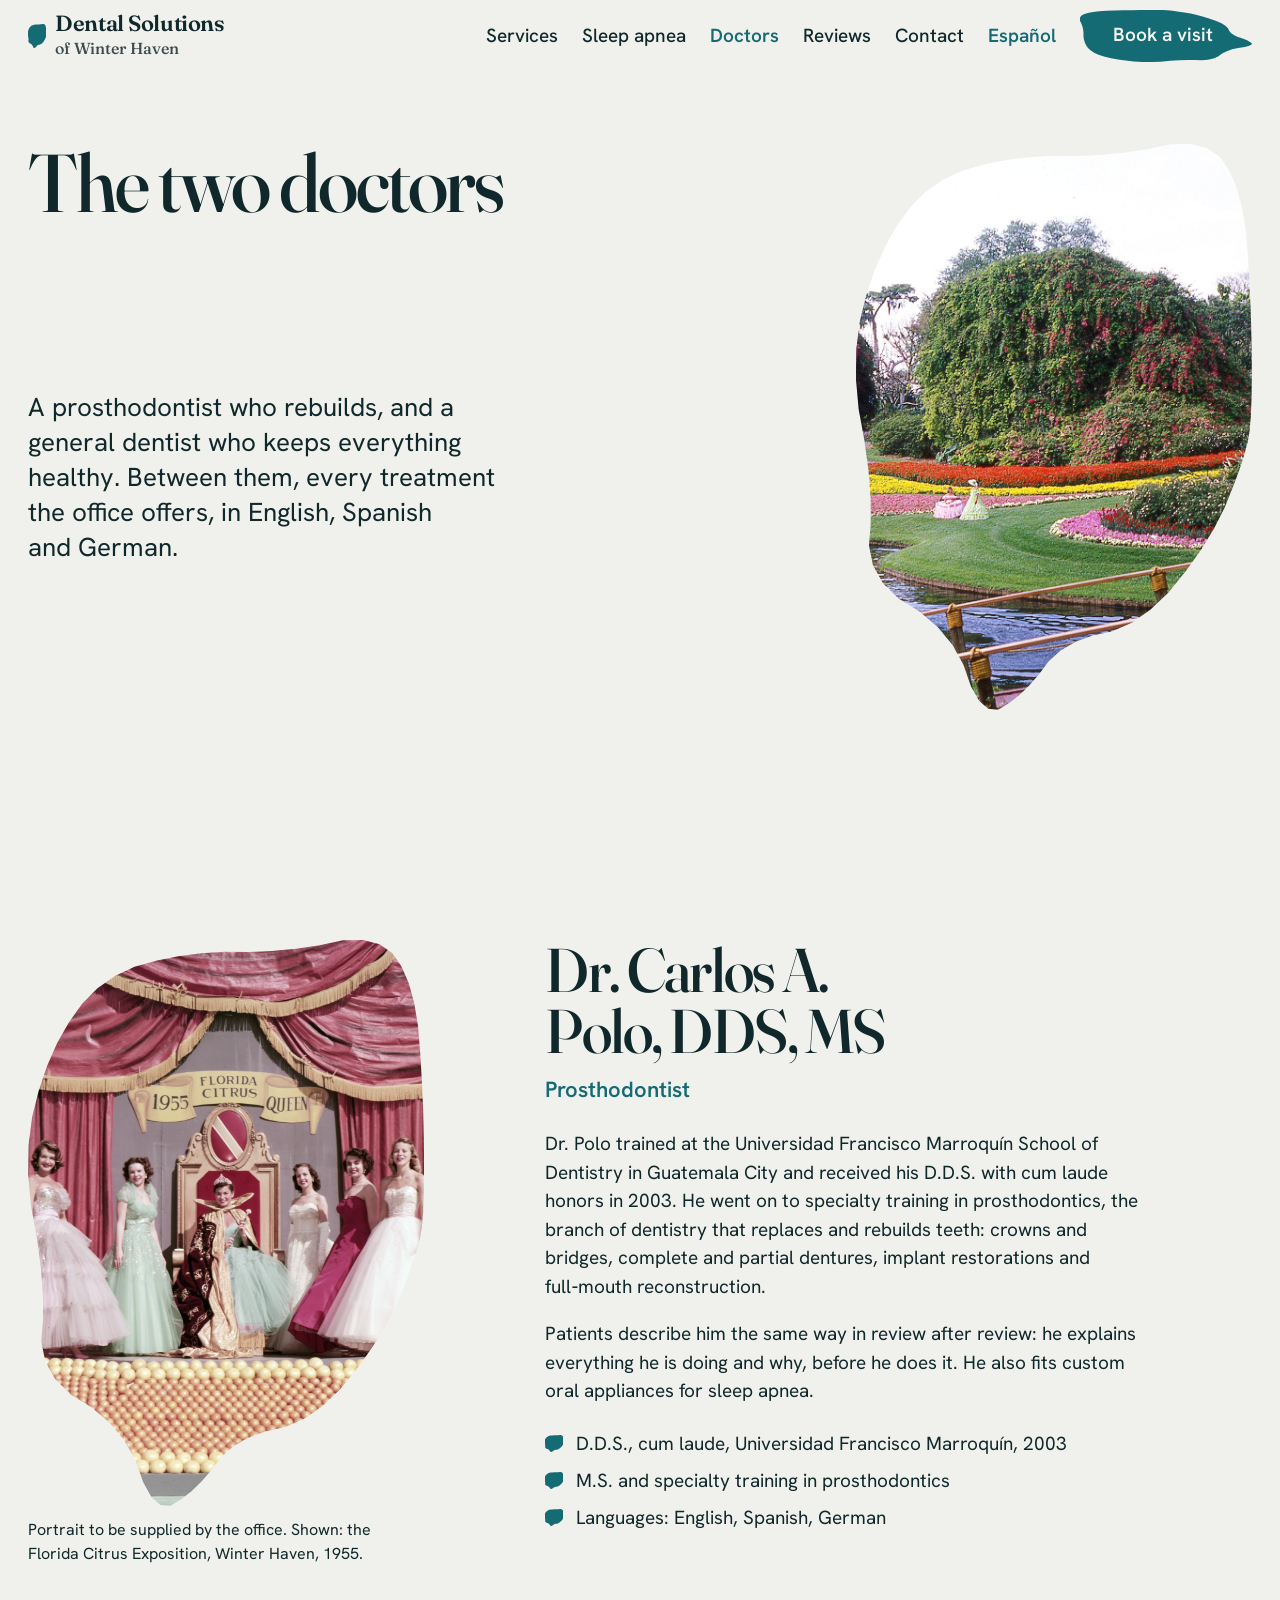
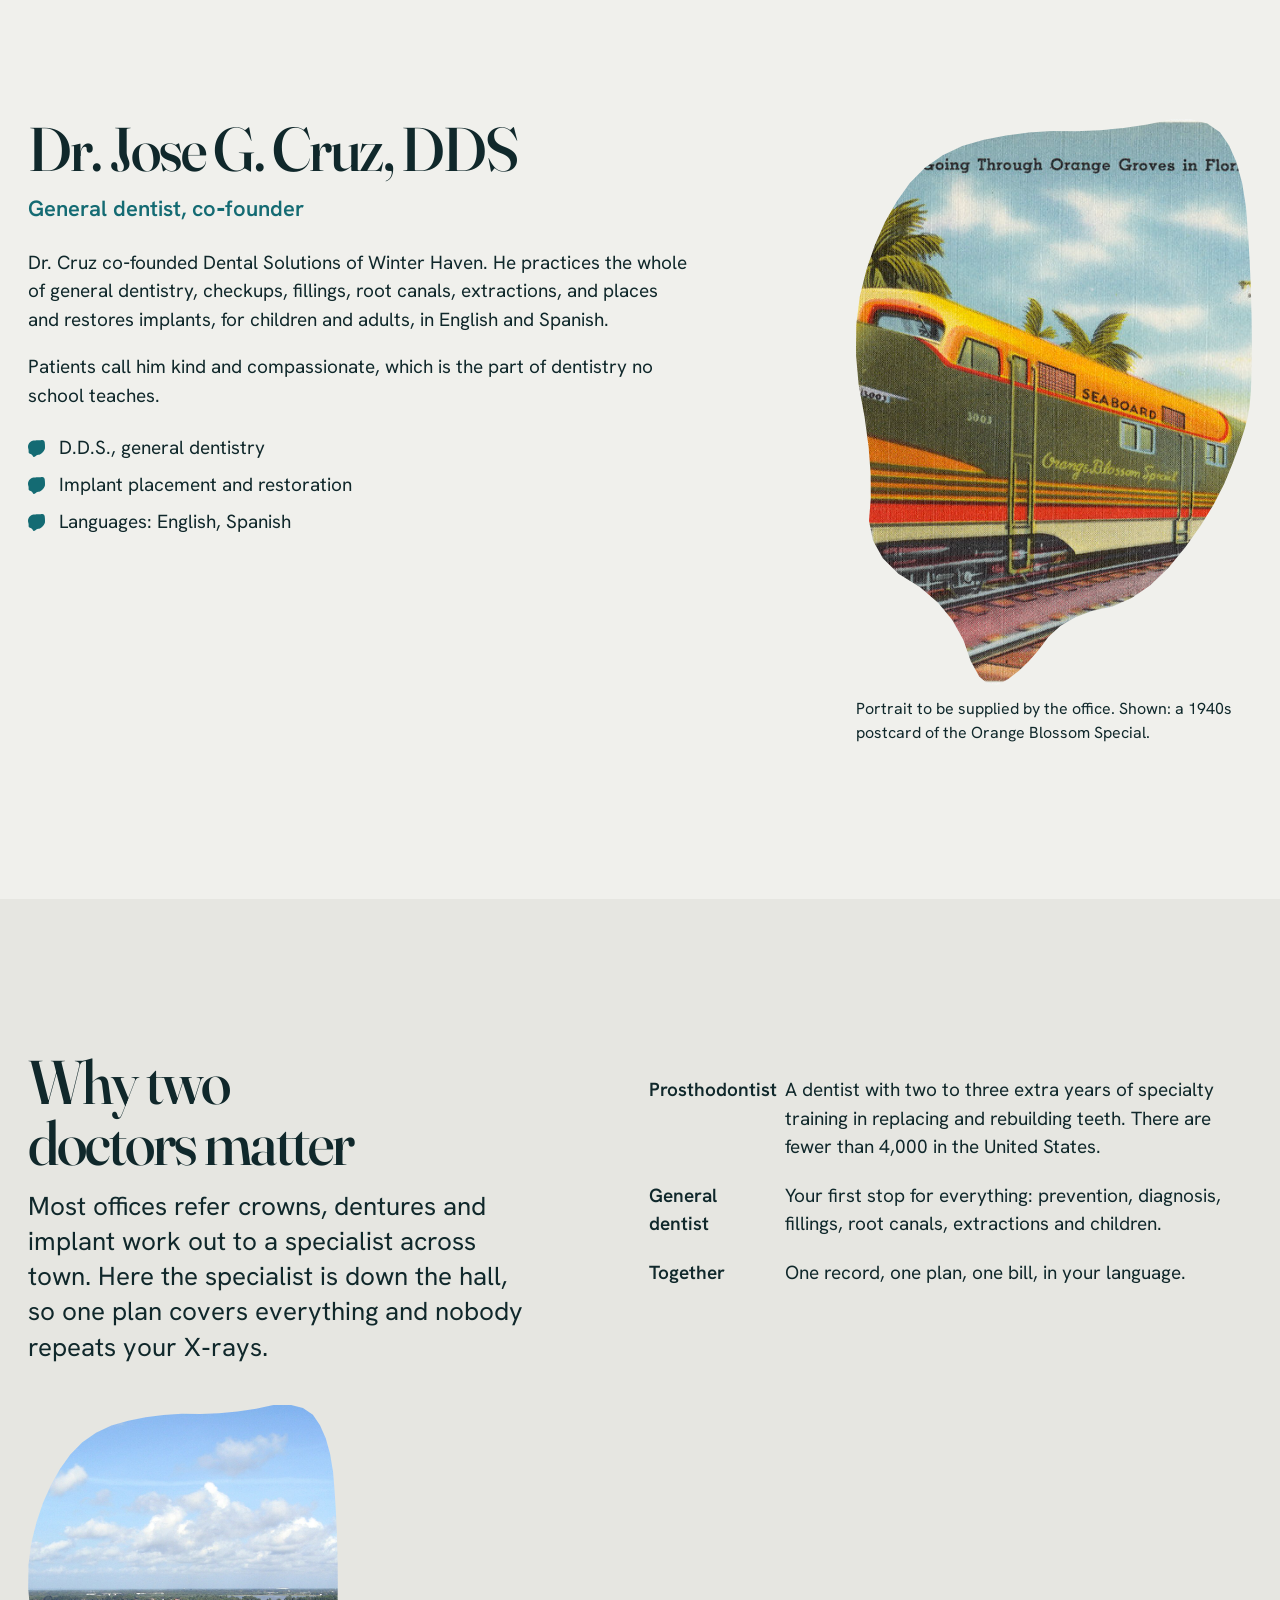
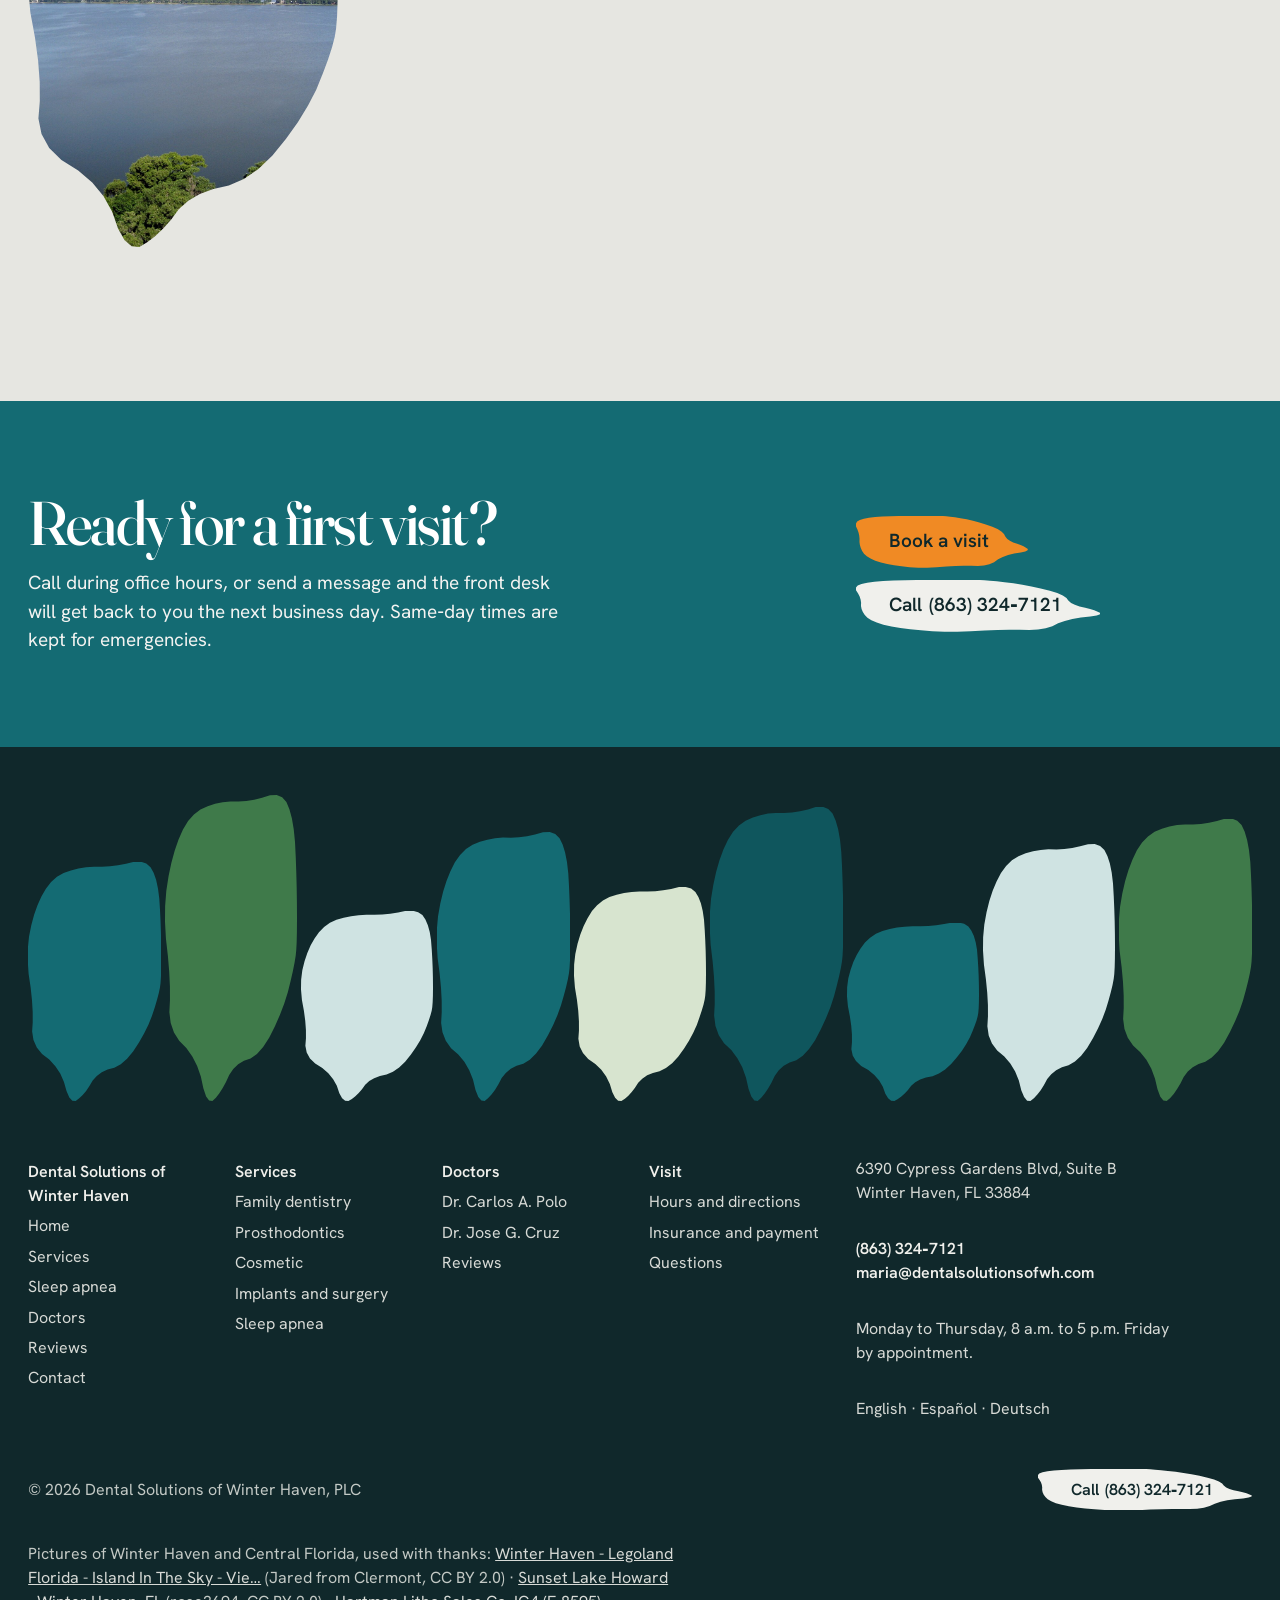
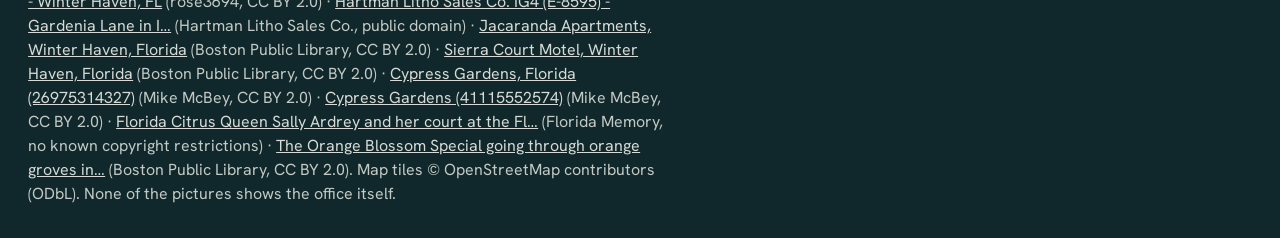
<file: v1/doctors.html>
<!doctype html>
<html lang="en" data-lang="en">
<head>
<meta charset="utf-8">
<meta name="viewport" content="width=device-width, initial-scale=1">
<title>Dr. Carlos A. Polo and Dr. Jose G. Cruz · Dental Solutions of Winter Haven</title>
<meta name="description" content="Meet the prosthodontist and the general dentist of Dental Solutions of Winter Haven, FL.">
<meta name="theme-color" content="#146b73">
<meta property="og:title" content="Dr. Carlos A. Polo and Dr. Jose G. Cruz · Dental Solutions of Winter Haven">
<meta property="og:description" content="Meet the prosthodontist and the general dentist of Dental Solutions of Winter Haven, FL.">
<meta property="og:type" content="website">
<meta property="og:locale" content="en_US">
<meta property="og:locale:alternate" content="es_US">
<script type="application/ld+json">{"@context": "https://schema.org", "@type": "Dentist", "name": "Dental Solutions of Winter Haven", "url": "https://www.dentalsolutionsofwh.com/", "telephone": "+1-863-324-7121", "email": "maria@dentalsolutionsofwh.com", "address": {"@type": "PostalAddress", "streetAddress": "6390 Cypress Gardens Blvd, Suite B", "addressLocality": "Winter Haven", "addressRegion": "FL", "postalCode": "33884", "addressCountry": "US"}, "geo": {"@type": "GeoCoordinates", "latitude": 27.9825809, "longitude": -81.6782343}, "openingHoursSpecification": [{"@type": "OpeningHoursSpecification", "dayOfWeek": ["Monday", "Tuesday", "Wednesday", "Thursday"], "opens": "08:00", "closes": "17:00"}], "employee": [{"@type": "Person", "name": "Dr. Carlos A. Polo", "jobTitle": "Prosthodontist"}, {"@type": "Person", "name": "Dr. Jose G. Cruz", "jobTitle": "Dentist"}], "knowsLanguage": ["en", "es", "de"], "paymentAccepted": "Cash, Check, Visa, Mastercard, American Express, Discover, CareCredit"}</script>
<script>document.documentElement.classList.add('js');try{var l=localStorage.getItem('dswh-lang');if(l==='es'||l==='en'){document.documentElement.dataset.lang=l;document.documentElement.lang=l;}}catch(e){}</script>
<link rel="preconnect" href="https://fonts.googleapis.com">
<link rel="preconnect" href="https://fonts.gstatic.com" crossorigin>
<link href="https://fonts.googleapis.com/css2?family=Fraunces:opsz,wght@9..144,500;9..144,600&family=Hanken+Grotesk:wght@400;500;600&display=swap" rel="stylesheet">
<link rel="icon" href="data:image/svg+xml,%3Csvg%20xmlns%3D%27http%3A//www.w3.org/2000/svg%27%20viewBox%3D%270%200%2064%2064%27%3E%3Crect%20width%3D%2764%27%20height%3D%2764%27%20fill%3D%27%23f4f1ea%27/%3E%3Cg%20transform%3D%27translate%2814%206%29%20scale%2836%2052%29%27%3E%3Cpath%20d%3D%27M0.9196%200.0230%20L0.9425%200.0464%20L0.9611%200.0760%20L0.9752%200.1117%20L0.9849%200.1534%20L0.9903%200.2012%20L0.9944%200.2499%20L0.9975%200.2996%20L0.9993%200.3502%20L1.0000%200.4017%20L0.9994%200.4450%20L0.9976%200.4800%20L0.9944%200.5068%20L0.9900%200.5255%20L0.9814%200.5485%20L0.9686%200.5760%20L0.9516%200.6079%20L0.9304%200.6443%20L0.9035%200.6810%20L0.8710%200.7181%20L0.8329%200.7555%20L0.7890%200.7934%20L0.7436%200.8236%20L0.6967%200.8462%20L0.6481%200.8613%20L0.5980%200.8688%20L0.5543%200.8802%20L0.5171%200.8955%20L0.4864%200.9147%20L0.4621%200.9378%20L0.4372%200.9578%20L0.4118%200.9749%20L0.3857%200.9890%20L0.3591%201.0000%20L0.3343%200.9986%20L0.3115%200.9849%20L0.2905%200.9587%20L0.2714%200.9201%20L0.2436%200.8853%20L0.2070%200.8543%20L0.1616%200.8270%20L0.1075%200.8035%20L0.0680%200.7762%20L0.0432%200.7448%20L0.0331%200.7096%20L0.0376%200.6705%20L0.0373%200.6268%20L0.0321%200.5787%20L0.0220%200.5262%20L0.0070%200.4691%20L0.0000%200.4145%20L0.0010%200.3624%20L0.0100%200.3128%20L0.0269%200.2657%20L0.0480%200.2221%20L0.0733%200.1821%20L0.1027%200.1456%20L0.1362%200.1127%20L0.1750%200.0853%20L0.2192%200.0635%20L0.2686%200.0472%20L0.3233%200.0364%20L0.3794%200.0285%20L0.4369%200.0233%20L0.4957%200.0209%20L0.5560%200.0213%20L0.6161%200.0195%20L0.6760%200.0154%20L0.7359%200.0091%20L0.7956%200.0005%20L0.8461%200.0000%20L0.8875%200.0075%20Z%27%20fill%3D%27%23146b73%27/%3E%3C/g%3E%3C/svg%3E">
<link rel="stylesheet" href="styles.css">
<style>:root{--lake-mask:url("data:image/svg+xml,<svg%20xmlns='http://www.w3.org/2000/svg'%20viewBox='0%200%201%201'%20preserveAspectRatio='none'><path%20d='M0.9196%200.0230%20L0.9425%200.0464%20L0.9611%200.0760%20L0.9752%200.1117%20L0.9849%200.1534%20L0.9903%200.2012%20L0.9944%200.2499%20L0.9975%200.2996%20L0.9993%200.3502%20L1.0000%200.4017%20L0.9994%200.4450%20L0.9976%200.4800%20L0.9944%200.5068%20L0.9900%200.5255%20L0.9814%200.5485%20L0.9686%200.5760%20L0.9516%200.6079%20L0.9304%200.6443%20L0.9035%200.6810%20L0.8710%200.7181%20L0.8329%200.7555%20L0.7890%200.7934%20L0.7436%200.8236%20L0.6967%200.8462%20L0.6481%200.8613%20L0.5980%200.8688%20L0.5543%200.8802%20L0.5171%200.8955%20L0.4864%200.9147%20L0.4621%200.9378%20L0.4372%200.9578%20L0.4118%200.9749%20L0.3857%200.9890%20L0.3591%201.0000%20L0.3343%200.9986%20L0.3115%200.9849%20L0.2905%200.9587%20L0.2714%200.9201%20L0.2436%200.8853%20L0.2070%200.8543%20L0.1616%200.8270%20L0.1075%200.8035%20L0.0680%200.7762%20L0.0432%200.7448%20L0.0331%200.7096%20L0.0376%200.6705%20L0.0373%200.6268%20L0.0321%200.5787%20L0.0220%200.5262%20L0.0070%200.4691%20L0.0000%200.4145%20L0.0010%200.3624%20L0.0100%200.3128%20L0.0269%200.2657%20L0.0480%200.2221%20L0.0733%200.1821%20L0.1027%200.1456%20L0.1362%200.1127%20L0.1750%200.0853%20L0.2192%200.0635%20L0.2686%200.0472%20L0.3233%200.0364%20L0.3794%200.0285%20L0.4369%200.0233%20L0.4957%200.0209%20L0.5560%200.0213%20L0.6161%200.0195%20L0.6760%200.0154%20L0.7359%200.0091%20L0.7956%200.0005%20L0.8461%200.0000%20L0.8875%200.0075%20Z'%20fill='black'/></svg>");--chev:url("data:image/svg+xml,%3Csvg xmlns=%27http://www.w3.org/2000/svg%27 viewBox=%270 0 16 16%27%3E%3Cpath d=%27M3 6l5 5 5-5%27 fill=%27none%27 stroke=%27%2310282b%27 stroke-width=%272%27/%3E%3C/svg%3E");--chev-light:url("data:image/svg+xml,%3Csvg xmlns=%27http://www.w3.org/2000/svg%27 viewBox=%270 0 16 16%27%3E%3Cpath d=%27M3 6l5 5 5-5%27 fill=%27none%27 stroke=%27%23f4f1ea%27 stroke-width=%272%27/%3E%3C/svg%3E");--coupon-mask:radial-gradient(14px at 46% 0, transparent 97%, #000 100%), radial-gradient(14px at 46% 100%, transparent 97%, #000 100%);--coupon-mask-v:radial-gradient(14px at 0 46%, transparent 97%, #000 100%), radial-gradient(14px at 100% 46%, transparent 97%, #000 100%);}.coupon{-webkit-mask-composite:source-in;mask-composite:intersect;}</style>
</head>
<body>
<svg width="0" height="0" aria-hidden="true" style="position:absolute"><defs><clipPath id="lake" clipPathUnits="objectBoundingBox"><path d="M0.9196 0.0230 L0.9425 0.0464 L0.9611 0.0760 L0.9752 0.1117 L0.9849 0.1534 L0.9903 0.2012 L0.9944 0.2499 L0.9975 0.2996 L0.9993 0.3502 L1.0000 0.4017 L0.9994 0.4450 L0.9976 0.4800 L0.9944 0.5068 L0.9900 0.5255 L0.9814 0.5485 L0.9686 0.5760 L0.9516 0.6079 L0.9304 0.6443 L0.9035 0.6810 L0.8710 0.7181 L0.8329 0.7555 L0.7890 0.7934 L0.7436 0.8236 L0.6967 0.8462 L0.6481 0.8613 L0.5980 0.8688 L0.5543 0.8802 L0.5171 0.8955 L0.4864 0.9147 L0.4621 0.9378 L0.4372 0.9578 L0.4118 0.9749 L0.3857 0.9890 L0.3591 1.0000 L0.3343 0.9986 L0.3115 0.9849 L0.2905 0.9587 L0.2714 0.9201 L0.2436 0.8853 L0.2070 0.8543 L0.1616 0.8270 L0.1075 0.8035 L0.0680 0.7762 L0.0432 0.7448 L0.0331 0.7096 L0.0376 0.6705 L0.0373 0.6268 L0.0321 0.5787 L0.0220 0.5262 L0.0070 0.4691 L0.0000 0.4145 L0.0010 0.3624 L0.0100 0.3128 L0.0269 0.2657 L0.0480 0.2221 L0.0733 0.1821 L0.1027 0.1456 L0.1362 0.1127 L0.1750 0.0853 L0.2192 0.0635 L0.2686 0.0472 L0.3233 0.0364 L0.3794 0.0285 L0.4369 0.0233 L0.4957 0.0209 L0.5560 0.0213 L0.6161 0.0195 L0.6760 0.0154 L0.7359 0.0091 L0.7956 0.0005 L0.8461 0.0000 L0.8875 0.0075 Z"/></clipPath><clipPath id="lake-wide" clipPathUnits="objectBoundingBox"><path d="M0.9196 0.0230 L0.9425 0.0464 L0.9611 0.0760 L0.9752 0.1117 L0.9849 0.1534 L0.9903 0.2012 L0.9944 0.2499 L0.9975 0.2996 L0.9993 0.3502 L1.0000 0.4017 L0.9994 0.4450 L0.9976 0.4800 L0.9944 0.5068 L0.9900 0.5255 L0.9814 0.5485 L0.9686 0.5760 L0.9516 0.6079 L0.9304 0.6443 L0.9035 0.6810 L0.8710 0.7181 L0.8329 0.7555 L0.7890 0.7934 L0.7436 0.8236 L0.6967 0.8462 L0.6481 0.8613 L0.5980 0.8688 L0.5543 0.8802 L0.5171 0.8955 L0.4864 0.9147 L0.4621 0.9378 L0.4372 0.9578 L0.4118 0.9749 L0.3857 0.9890 L0.3591 1.0000 L0.3343 0.9986 L0.3115 0.9849 L0.2905 0.9587 L0.2714 0.9201 L0.2436 0.8853 L0.2070 0.8543 L0.1616 0.8270 L0.1075 0.8035 L0.0680 0.7762 L0.0432 0.7448 L0.0331 0.7096 L0.0376 0.6705 L0.0373 0.6268 L0.0321 0.5787 L0.0220 0.5262 L0.0070 0.4691 L0.0000 0.4145 L0.0010 0.3624 L0.0100 0.3128 L0.0269 0.2657 L0.0480 0.2221 L0.0733 0.1821 L0.1027 0.1456 L0.1362 0.1127 L0.1750 0.0853 L0.2192 0.0635 L0.2686 0.0472 L0.3233 0.0364 L0.3794 0.0285 L0.4369 0.0233 L0.4957 0.0209 L0.5560 0.0213 L0.6161 0.0195 L0.6760 0.0154 L0.7359 0.0091 L0.7956 0.0005 L0.8461 0.0000 L0.8875 0.0075 Z" transform="translate(0 1) rotate(-90)"/></clipPath><symbol id="lk" viewBox="0 0 1 1" preserveAspectRatio="none"><path d="M0.9196 0.0230 L0.9425 0.0464 L0.9611 0.0760 L0.9752 0.1117 L0.9849 0.1534 L0.9903 0.2012 L0.9944 0.2499 L0.9975 0.2996 L0.9993 0.3502 L1.0000 0.4017 L0.9994 0.4450 L0.9976 0.4800 L0.9944 0.5068 L0.9900 0.5255 L0.9814 0.5485 L0.9686 0.5760 L0.9516 0.6079 L0.9304 0.6443 L0.9035 0.6810 L0.8710 0.7181 L0.8329 0.7555 L0.7890 0.7934 L0.7436 0.8236 L0.6967 0.8462 L0.6481 0.8613 L0.5980 0.8688 L0.5543 0.8802 L0.5171 0.8955 L0.4864 0.9147 L0.4621 0.9378 L0.4372 0.9578 L0.4118 0.9749 L0.3857 0.9890 L0.3591 1.0000 L0.3343 0.9986 L0.3115 0.9849 L0.2905 0.9587 L0.2714 0.9201 L0.2436 0.8853 L0.2070 0.8543 L0.1616 0.8270 L0.1075 0.8035 L0.0680 0.7762 L0.0432 0.7448 L0.0331 0.7096 L0.0376 0.6705 L0.0373 0.6268 L0.0321 0.5787 L0.0220 0.5262 L0.0070 0.4691 L0.0000 0.4145 L0.0010 0.3624 L0.0100 0.3128 L0.0269 0.2657 L0.0480 0.2221 L0.0733 0.1821 L0.1027 0.1456 L0.1362 0.1127 L0.1750 0.0853 L0.2192 0.0635 L0.2686 0.0472 L0.3233 0.0364 L0.3794 0.0285 L0.4369 0.0233 L0.4957 0.0209 L0.5560 0.0213 L0.6161 0.0195 L0.6760 0.0154 L0.7359 0.0091 L0.7956 0.0005 L0.8461 0.0000 L0.8875 0.0075 Z"/></symbol></defs></svg>
<a class="skip" href="#main"><span data-l="en">Skip to content</span><span data-l="es">Ir al contenido</span></a>
<header class="top">
  <div class="wrap top-row">
    <a class="wordmark" href="index.html" aria-label="Dental Solutions of Winter Haven, home"><i aria-hidden="true"></i><span><b>Dental Solutions</b><small>of Winter Haven</small></span></a>
    <nav class="menu" id="menu" aria-label="Main"><a href="services.html"><span data-l="en">Services</span><span data-l="es">Servicios</span></a><a href="sleep-apnea.html"><span data-l="en">Sleep apnea</span><span data-l="es">Apnea del sueño</span></a><a href="doctors.html" aria-current="page"><span data-l="en">Doctors</span><span data-l="es">Doctores</span></a><a href="reviews.html"><span data-l="en">Reviews</span><span data-l="es">Opiniones</span></a><a href="contact.html"><span data-l="en">Contact</span><span data-l="es">Contacto</span></a>
      <button class="lang" id="lang" type="button" aria-label="Cambiar idioma / Change language"><span data-l="en">Español</span><span data-l="es">English</span></button>
    </nav>
    <a class="btn" href="contact.html"><span data-l="en">Book a visit</span><span data-l="es">Reservar cita</span></a>
    <button class="burger" id="burger" type="button" aria-expanded="false" aria-controls="menu"><span data-l="en">Menu</span><span data-l="es">Menú</span></button>
  </div>
</header>
<main id="main">
<section class="wrap grid page-head">
  <h1 class="h1" data-rise style="--i:0"><span data-l="en">The two doctors</span><span data-l="es">Los dos doctores</span></h1>
  <p class="lead muted" data-rise style="--i:1"><span data-l="en">A prosthodontist who rebuilds, and a general dentist who keeps everything healthy. Between them, every treatment the office offers, in English, Spanish and German.</span><span data-l="es">Un prostodoncista que reconstruye, y un dentista general que mantiene todo sano. Entre los dos, todos los tratamientos del consultorio, en español, inglés y alemán.</span></p>
  <figure class="pic pic-tall lake shutter drift"><img src="../assets/cypress-gardens-florida-26975314327.jpg" alt="A boat on the canal through the flower beds of Cypress Gardens" width="1920" height="1205"></figure>
</section>

<div class="wrap section">
<section class="doc grid" id="polo" data-reveal>
  <figure class="doc-portrait">
    <div class="pic lake"><img src="../assets/florida-citrus-queen-sally-ardrey-and-her.jpg" alt="The 1955 Florida Citrus Queen and her court on a stage of oranges at the Florida Citrus Exposition, Winter Haven" width="1200" height="950" loading="lazy"></div>
    <figcaption><span data-l="en">Portrait to be supplied by the office. Shown: the Florida Citrus Exposition, Winter Haven, 1955.</span><span data-l="es">Retrato a entregar por el consultorio. En la imagen: la Exposición de Cítricos de Florida, Winter Haven, 1955.</span></figcaption>
  </figure>
  <div class="doc-text" data-reveal>
    <h2 class="h2">Dr. Carlos A. Polo, DDS, MS</h2>
    <p class="role"><span data-l="en">Prosthodontist</span><span data-l="es">Prostodoncista</span></p>
    <div class="body">
      <p><span data-l="en">Dr. Polo trained at the Universidad Francisco Marroquín School of Dentistry in Guatemala City and received his D.D.S. with cum laude honors in 2003. He went on to specialty training in prosthodontics, the branch of dentistry that replaces and rebuilds teeth: crowns and bridges, complete and partial dentures, implant restorations and full‑mouth reconstruction.</span><span data-l="es">El Dr. Polo se formó en la Facultad de Odontología de la Universidad Francisco Marroquín, en la Ciudad de Guatemala, y recibió su D.D.S. con honores cum laude en 2003. Continuó con la especialidad en prostodoncia, la rama de la odontología que reemplaza y reconstruye dientes: coronas y puentes, prótesis completas y parciales, restauraciones sobre implantes y reconstrucción de boca completa.</span></p>
      <p><span data-l="en">Patients describe him the same way in review after review: he explains everything he is doing and why, before he does it. He also fits custom oral appliances for sleep apnea.</span><span data-l="es">Los pacientes lo describen igual, opinión tras opinión: explica todo lo que hace y por qué, antes de hacerlo. También ajusta aparatos bucales a medida para la apnea del sueño.</span></p>
    </div>
    <ul class="lakes">
      <li><span data-l="en">D.D.S., cum laude, Universidad Francisco Marroquín, 2003</span><span data-l="es">D.D.S., cum laude, Universidad Francisco Marroquín, 2003</span></li>
      <li><span data-l="en">M.S. and specialty training in prosthodontics</span><span data-l="es">M.S. y especialidad en prostodoncia</span></li>
      <li><span data-l="en">Languages: English, Spanish, German</span><span data-l="es">Idiomas: inglés, español, alemán</span></li>
    </ul>
  </div>
</section>

<section class="doc grid" id="cruz" data-reveal>
  <figure class="doc-portrait">
    <div class="pic lake"><img src="../assets/the-orange-blossom-special-going-through-orange.jpg" alt="Vintage postcard of the Orange Blossom Special train passing orange groves in Florida" width="1024" height="648" loading="lazy"></div>
    <figcaption><span data-l="en">Portrait to be supplied by the office. Shown: a 1940s postcard of the Orange Blossom Special.</span><span data-l="es">Retrato a entregar por el consultorio. En la imagen: una postal de los años 40 del Orange Blossom Special.</span></figcaption>
  </figure>
  <div class="doc-text" data-reveal>
    <h2 class="h2">Dr. Jose G. Cruz, DDS</h2>
    <p class="role"><span data-l="en">General dentist, co‑founder</span><span data-l="es">Dentista general, cofundador</span></p>
    <div class="body">
      <p><span data-l="en">Dr. Cruz co‑founded Dental Solutions of Winter Haven. He practices the whole of general dentistry, checkups, fillings, root canals, extractions, and places and restores implants, for children and adults, in English and Spanish.</span><span data-l="es">El Dr. Cruz cofundó Dental Solutions of Winter Haven. Ejerce toda la odontología general, revisiones, empastes, conductos, extracciones, y coloca y restaura implantes, para niños y adultos, en español e inglés.</span></p>
      <p><span data-l="en">Patients call him kind and compassionate, which is the part of dentistry no school teaches.</span><span data-l="es">Los pacientes lo llaman amable y compasivo, que es la parte de la odontología que ninguna escuela enseña.</span></p>
    </div>
    <ul class="lakes">
      <li><span data-l="en">D.D.S., general dentistry</span><span data-l="es">D.D.S., odontología general</span></li>
      <li><span data-l="en">Implant placement and restoration</span><span data-l="es">Colocación y restauración de implantes</span></li>
      <li><span data-l="en">Languages: English, Spanish</span><span data-l="es">Idiomas: inglés, español</span></li>
    </ul>
  </div>
</section>
</div>

<section class="section field-surface">
  <div class="wrap grid two" data-reveal>
    <div>
      <h2 class="h2"><span data-l="en">Why two doctors matter</span><span data-l="es">Por qué importan dos doctores</span></h2>
      <p class="lead muted"><span data-l="en">Most offices refer crowns, dentures and implant work out to a specialist across town. Here the specialist is down the hall, so one plan covers everything and nobody repeats your X‑rays.</span><span data-l="es">La mayoría de los consultorios remiten coronas, prótesis e implantes a un especialista al otro lado del pueblo. Aquí el especialista está en el pasillo, así que un solo plan lo cubre todo y nadie repite sus radiografías.</span></p>
      <figure class="pic lake pic-inline"><img src="../assets/winter-haven-legoland-florida-island-in-the.jpg" alt="Lake Eloise seen from above, with the far shore and summer clouds" width="1920" height="1402" loading="lazy"></figure>
    </div>
    <div>
      <dl class="facts">
        <div><dt><span data-l="en">Prosthodontist</span><span data-l="es">Prostodoncista</span></dt><dd><span data-l="en">A dentist with two to three extra years of specialty training in replacing and rebuilding teeth. There are fewer than 4,000 in the United States.</span><span data-l="es">Un dentista con dos a tres años extra de especialidad en reemplazar y reconstruir dientes. Hay menos de 4.000 en Estados Unidos.</span></dd></div>
        <div><dt><span data-l="en">General dentist</span><span data-l="es">Dentista general</span></dt><dd><span data-l="en">Your first stop for everything: prevention, diagnosis, fillings, root canals, extractions and children.</span><span data-l="es">Su primera parada para todo: prevención, diagnóstico, empastes, conductos, extracciones y niños.</span></dd></div>
        <div><dt><span data-l="en">Together</span><span data-l="es">Juntos</span></dt><dd><span data-l="en">One record, one plan, one bill, in your language.</span><span data-l="es">Un expediente, un plan, una cuenta, en su idioma.</span></dd></div>
      </dl>
    </div>
  </div>
</section>
<section class="section section-tight field on-lake">
  <div class="wrap grid band" data-reveal>
    <div class="band-text">
      <h2 class="h2"><span data-l="en">Ready for a first visit?</span><span data-l="es">¿Agendamos su primera visita?</span></h2>
      <p><span data-l="en">Call during office hours, or send a message and the front desk will get back to you the next business day. Same‑day times are kept for emergencies.</span><span data-l="es">Llame en horario de oficina o envíe un mensaje y la recepción le responde el siguiente día hábil. Se reservan horas del mismo día para urgencias.</span></p>
    </div>
    <div class="band-actions btn-row">
      <a class="btn btn-citrus" href="contact.html"><span data-l="en">Book a visit</span><span data-l="es">Reservar cita</span></a>
      <a class="btn btn-paper" href="tel:+18633247121"><span data-l="en">Call</span><span data-l="es">Llamar</span> (863) 324‑7121</a>
    </div>
  </div>
</section>
</main>
<footer class="foot">
  <div class="wrap">
    <div class="foot-chain" aria-hidden="true" data-reveal><i style="background:#146b73;height:78%"></i><i style="background:#3f7a4a;height:100%"></i><i style="background:#cfe3e2;height:62%"></i><i style="background:#146b73;height:88%"></i><i style="background:#d7e4cf;height:70%"></i><i style="background:#0f565d;height:96%"></i><i style="background:#146b73;height:58%"></i><i style="background:#cfe3e2;height:84%"></i><i style="background:#3f7a4a;height:92%"></i></div>
    <div class="grid foot-grid" data-reveal>
      <div class="foot-links">
        <div><a href="index.html">Dental Solutions of Winter Haven</a><a href="index.html"><span data-l="en">Home</span><span data-l="es">Inicio</span></a><a href="services.html"><span data-l="en">Services</span><span data-l="es">Servicios</span></a><a href="sleep-apnea.html"><span data-l="en">Sleep apnea</span><span data-l="es">Apnea del sueño</span></a><a href="doctors.html"><span data-l="en">Doctors</span><span data-l="es">Doctores</span></a><a href="reviews.html"><span data-l="en">Reviews</span><span data-l="es">Opiniones</span></a><a href="contact.html"><span data-l="en">Contact</span><span data-l="es">Contacto</span></a></div>
        <div><a href="services.html"><span data-l="en">Services</span><span data-l="es">Servicios</span></a><a href="services.html#general"><span data-l="en">Family dentistry</span><span data-l="es">Odontología familiar</span></a><a href="services.html#prostho"><span data-l="en">Prosthodontics</span><span data-l="es">Prostodoncia</span></a><a href="services.html#cosmetic"><span data-l="en">Cosmetic</span><span data-l="es">Estética</span></a><a href="services.html#implants"><span data-l="en">Implants and surgery</span><span data-l="es">Implantes y cirugía</span></a><a href="sleep-apnea.html"><span data-l="en">Sleep apnea</span><span data-l="es">Apnea del sueño</span></a></div>
        <div><a href="doctors.html"><span data-l="en">Doctors</span><span data-l="es">Doctores</span></a><a href="doctors.html#polo">Dr. Carlos A. Polo</a><a href="doctors.html#cruz">Dr. Jose G. Cruz</a><a href="reviews.html"><span data-l="en">Reviews</span><span data-l="es">Opiniones</span></a></div>
        <div><a href="contact.html"><span data-l="en">Visit</span><span data-l="es">Visita</span></a><a href="contact.html#hours"><span data-l="en">Hours and directions</span><span data-l="es">Horario y cómo llegar</span></a><a href="contact.html#pay"><span data-l="en">Insurance and payment</span><span data-l="es">Seguros y pagos</span></a><a href="contact.html#faq"><span data-l="en">Questions</span><span data-l="es">Preguntas</span></a></div>
      </div>
      <div class="foot-contact">
        <p>6390 Cypress Gardens Blvd, Suite B<br>Winter Haven, FL 33884</p>
        <p><a href="tel:+18633247121">(863) 324‑7121</a><br><a href="mailto:maria@dentalsolutionsofwh.com">maria@dentalsolutionsofwh.com</a></p>
        <p><span data-l="en">Monday to Thursday, 8 a.m. to 5 p.m. Friday by appointment.</span><span data-l="es">Lunes a jueves, 8 a.m. a 5 p.m. Viernes con cita.</span></p>
        <p>English · Español · Deutsch</p>
      </div>
    </div>
    <div class="foot-bottom">
      <span>© 2026 Dental Solutions of Winter Haven, PLC</span>
      <a class="btn btn-paper" href="tel:+18633247121"><span data-l="en">Call</span><span data-l="es">Llamar</span> (863) 324‑7121</a>
    </div>
    <p class="credits"><span data-l="en">Pictures of Winter Haven and Central Florida, used with thanks:</span><span data-l="es">Imágenes de Winter Haven y Florida Central, usadas con agradecimiento:</span> <a href="https://commons.wikimedia.org/w/index.php?curid=78786937" rel="noopener">Winter Haven - Legoland Florida - Island In The Sky - Vie…</a> (Jared from Clermont, CC BY 2.0) · <a href="https://www.flickr.com/photos/9939138@N05/6604422863" rel="noopener">Sunset Lake Howard - Winter Haven, FL</a> (rose3694, CC BY 2.0) · <a href="https://commons.wikimedia.org/wiki/File:Hartman_Litho_Sales_Co._IG4_(E-8595)_-_Gardenia_Lane_in_Idyllwild_Gardens,_Winter_Haven,_Florida_front.jpg" rel="noopener">Hartman Litho Sales Co. IG4 (E-8595) - Gardenia Lane in I…</a> (Hartman Litho Sales Co., public domain) · <a href="https://www.flickr.com/photos/24029425@N06/8102650862" rel="noopener">Jacaranda Apartments, Winter Haven, Florida</a> (Boston Public Library, CC BY 2.0) · <a href="https://www.flickr.com/photos/24029425@N06/8102651428" rel="noopener">Sierra Court Motel, Winter Haven, Florida</a> (Boston Public Library, CC BY 2.0) · <a href="https://commons.wikimedia.org/w/index.php?curid=78922174" rel="noopener">Cypress Gardens, Florida (26975314327)</a> (Mike McBey, CC BY 2.0) · <a href="https://commons.wikimedia.org/w/index.php?curid=78922175" rel="noopener">Cypress Gardens (41115552574)</a> (Mike McBey, CC BY 2.0) · <a href="https://commons.wikimedia.org/wiki/File:Florida_Citrus_Queen_Sally_Ardrey_and_her_court_at_the_Florida_Citrus_Exposition_in_Winter_Haven.jpg" rel="noopener">Florida Citrus Queen Sally Ardrey and her court at the Fl…</a> (Florida Memory, no known copyright restrictions) · <a href="https://www.flickr.com/photos/24029425@N06/7752655736" rel="noopener">The Orange Blossom Special going through orange groves in…</a> (Boston Public Library, CC BY 2.0). <span data-l="en">Map tiles</span><span data-l="es">Mapa</span> © OpenStreetMap contributors (ODbL). <span data-l="en">None of the pictures shows the office itself.</span><span data-l="es">Ninguna imagen muestra el consultorio en sí.</span></p>
  </div>
</footer>
<script src="main.js"></script>
</body>
</html>
</file>
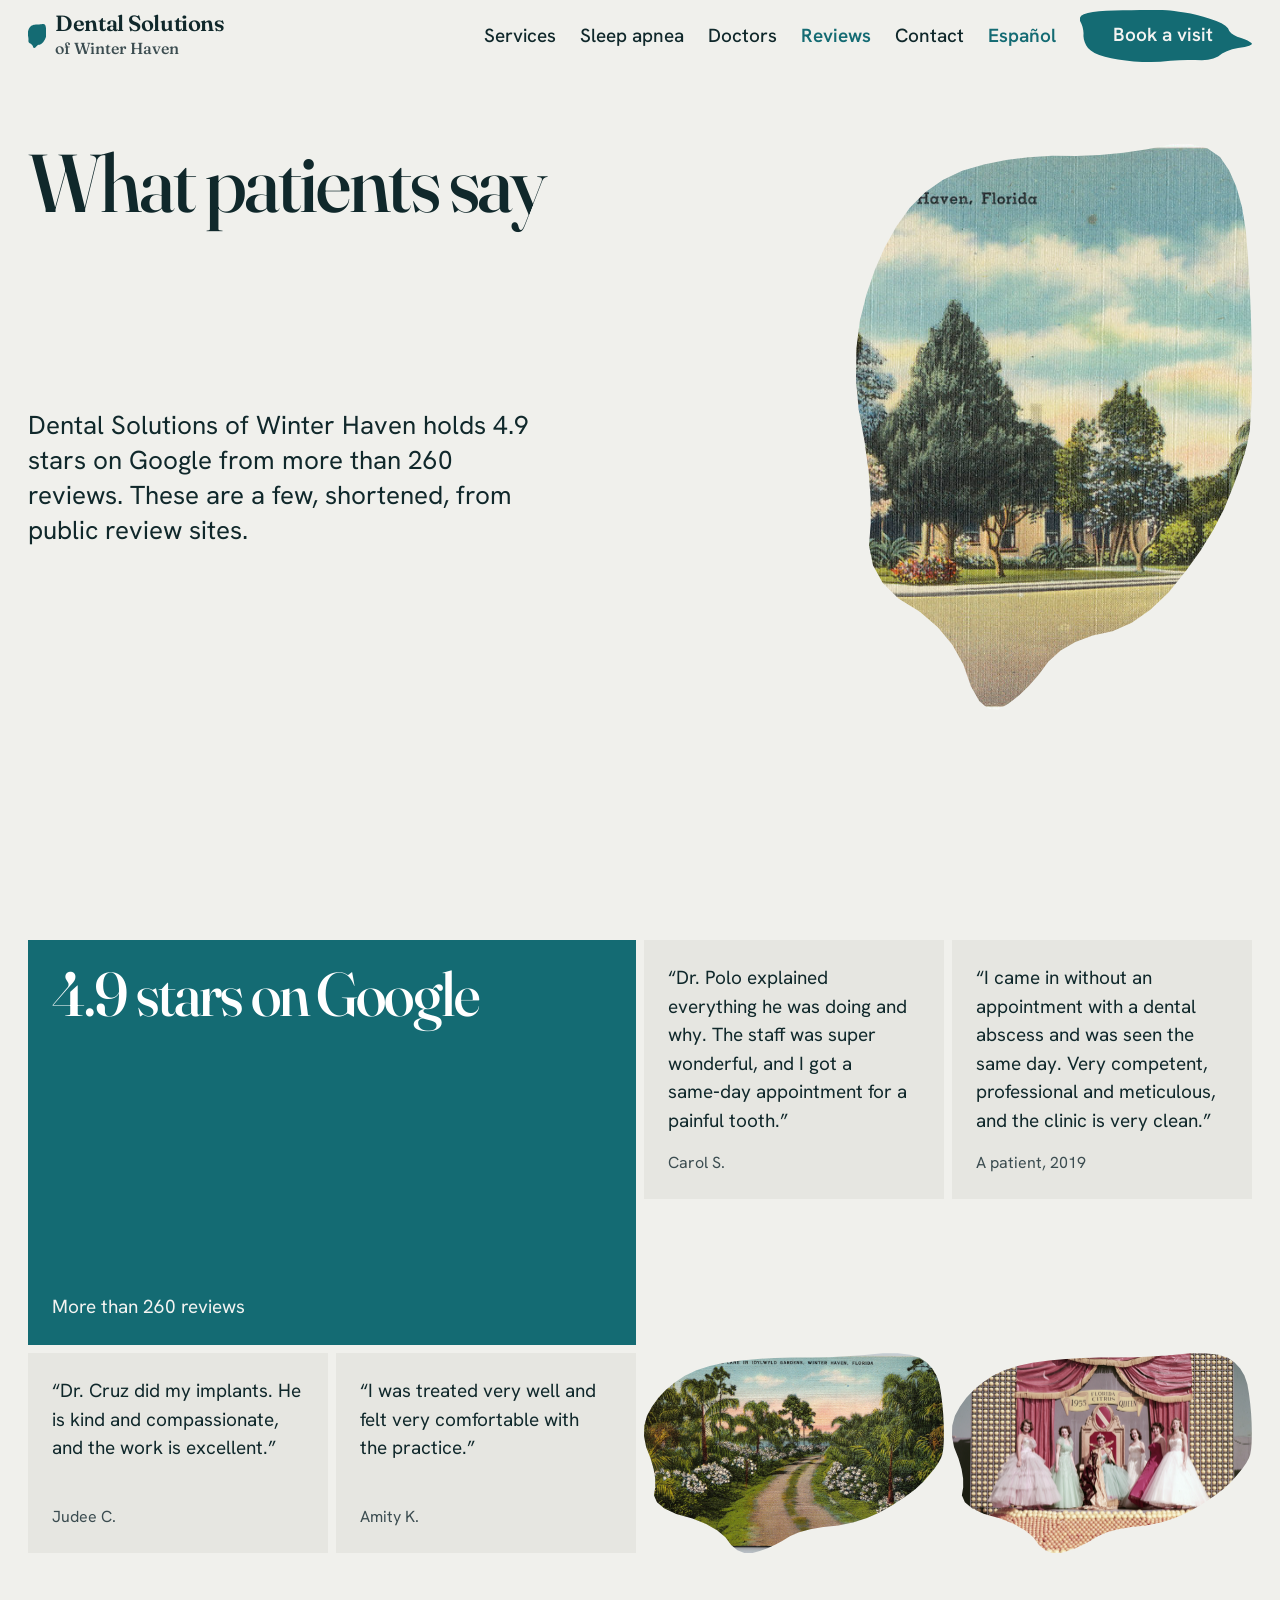
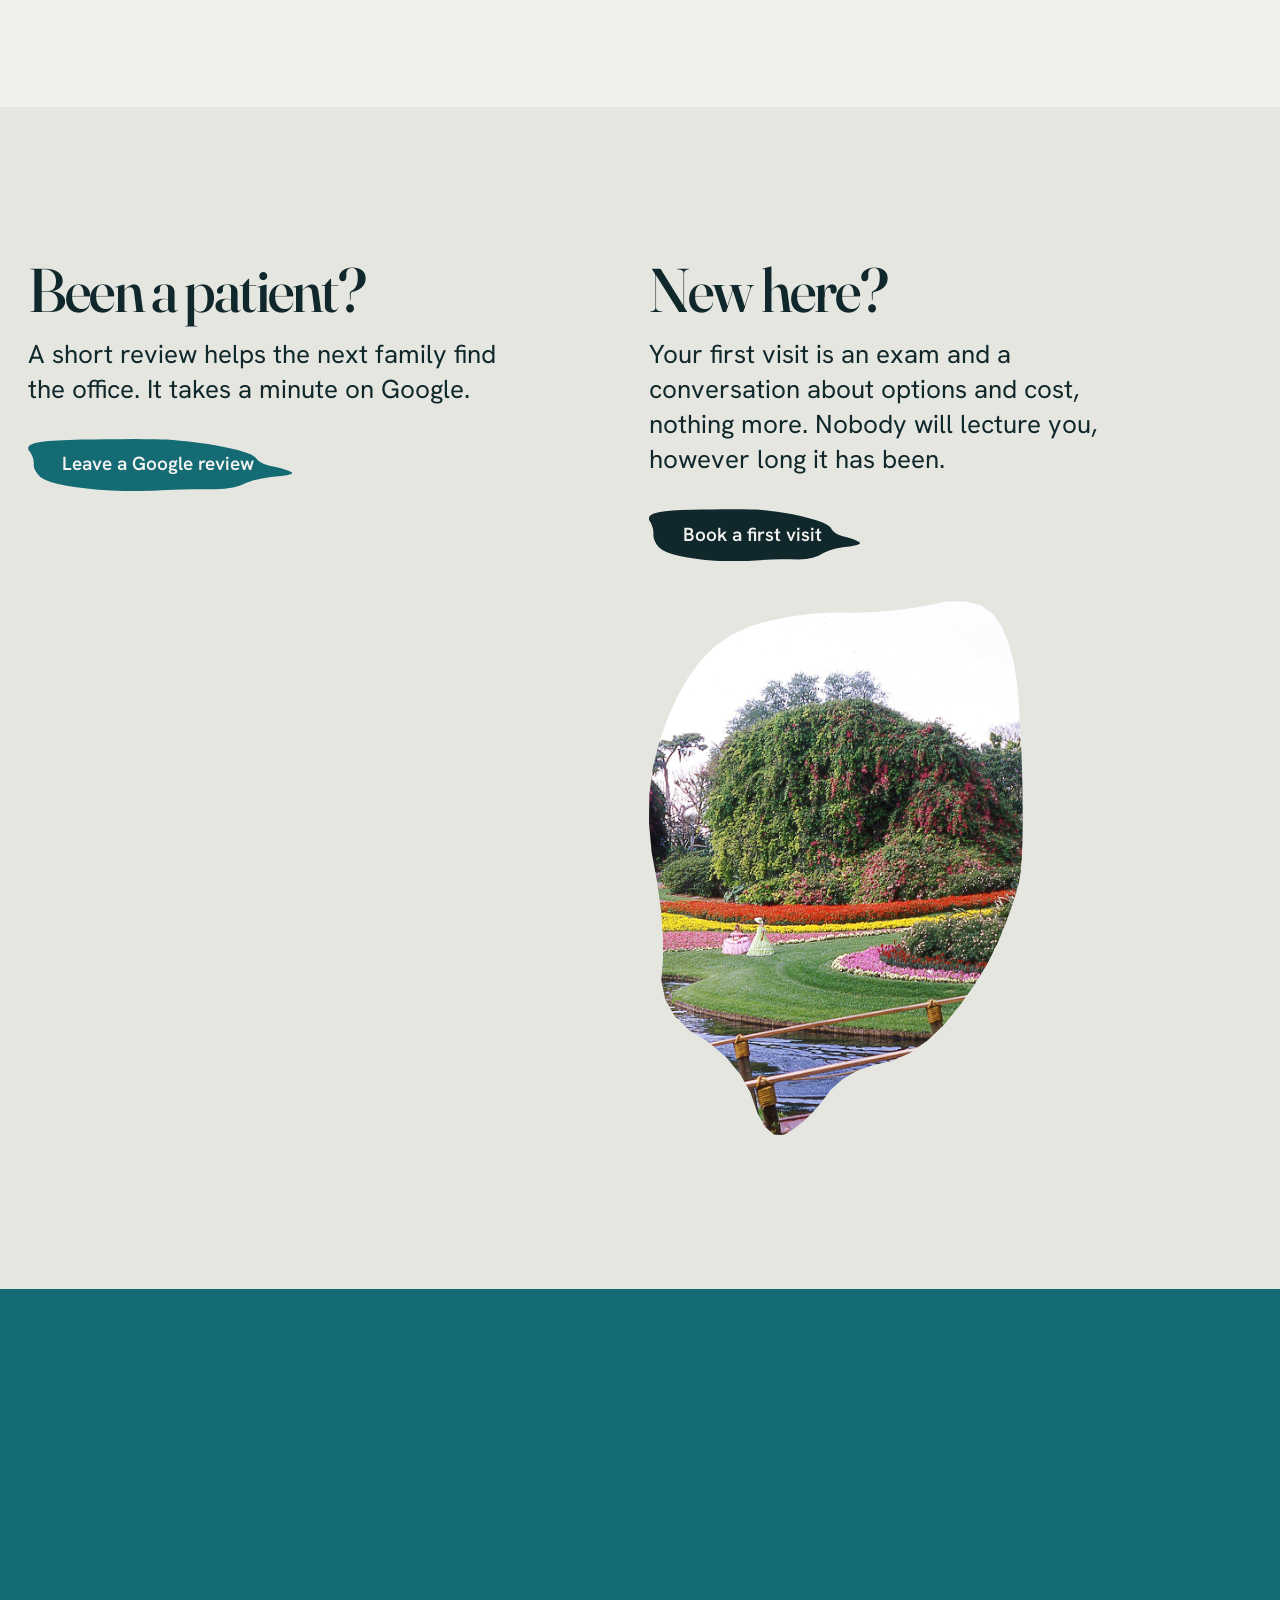
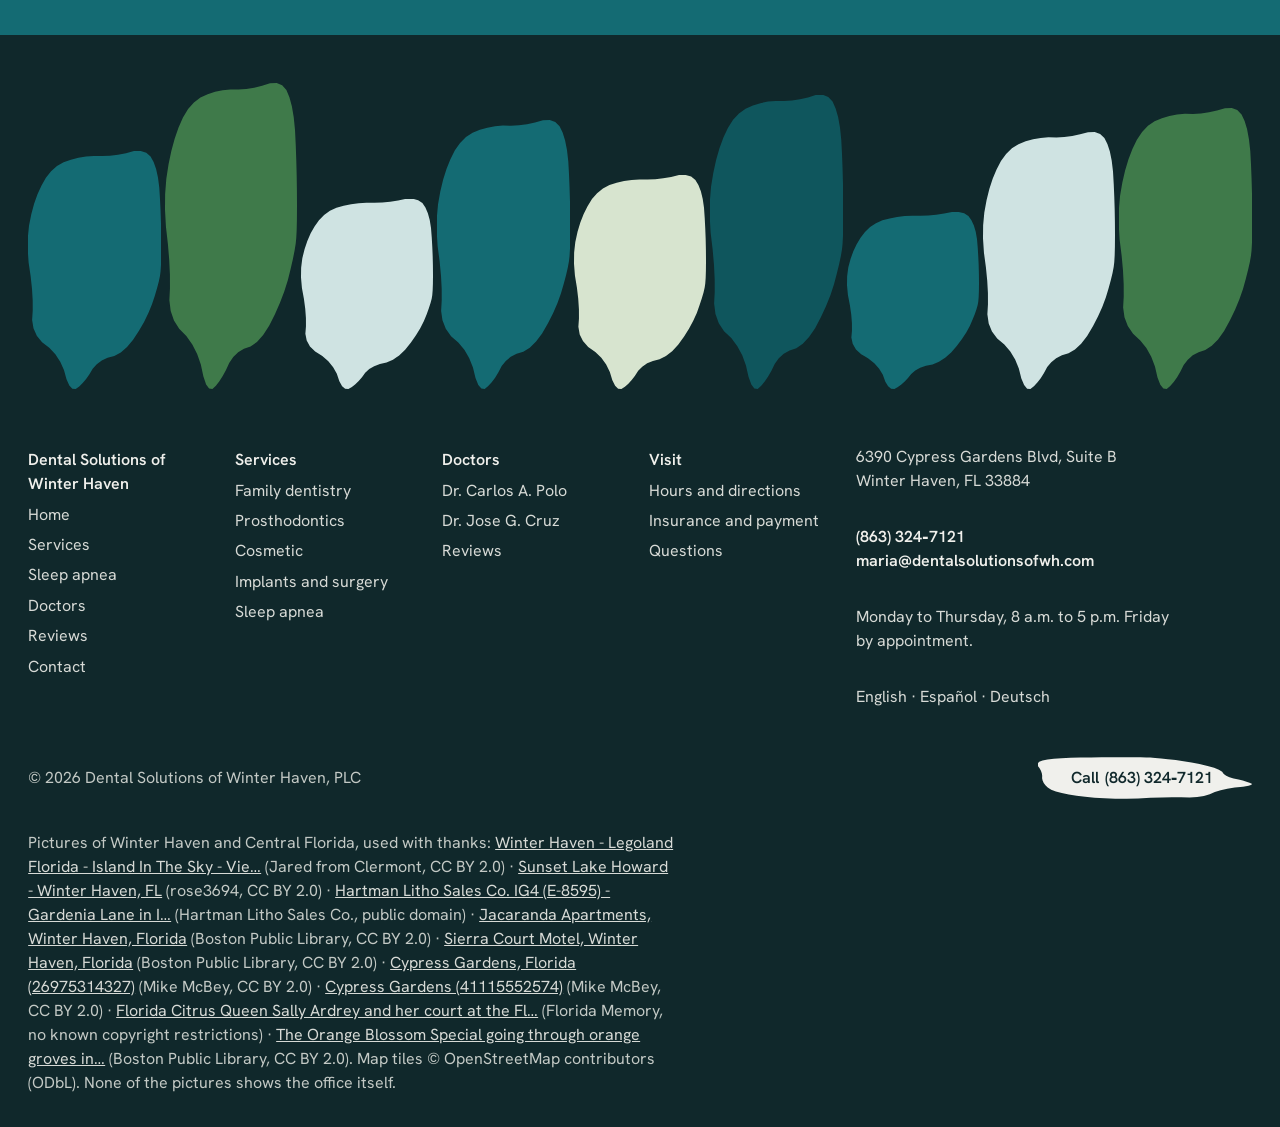
<file: v1/reviews.html>
<!doctype html>
<html lang="en" data-lang="en">
<head>
<meta charset="utf-8">
<meta name="viewport" content="width=device-width, initial-scale=1">
<title>Reviews · Dental Solutions of Winter Haven</title>
<meta name="description" content="What patients say about Dental Solutions of Winter Haven: 4.9 stars on Google.">
<meta name="theme-color" content="#146b73">
<meta property="og:title" content="Reviews · Dental Solutions of Winter Haven">
<meta property="og:description" content="What patients say about Dental Solutions of Winter Haven: 4.9 stars on Google.">
<meta property="og:type" content="website">
<meta property="og:locale" content="en_US">
<meta property="og:locale:alternate" content="es_US">
<script type="application/ld+json">{"@context": "https://schema.org", "@type": "Dentist", "name": "Dental Solutions of Winter Haven", "url": "https://www.dentalsolutionsofwh.com/", "telephone": "+1-863-324-7121", "email": "maria@dentalsolutionsofwh.com", "address": {"@type": "PostalAddress", "streetAddress": "6390 Cypress Gardens Blvd, Suite B", "addressLocality": "Winter Haven", "addressRegion": "FL", "postalCode": "33884", "addressCountry": "US"}, "geo": {"@type": "GeoCoordinates", "latitude": 27.9825809, "longitude": -81.6782343}, "openingHoursSpecification": [{"@type": "OpeningHoursSpecification", "dayOfWeek": ["Monday", "Tuesday", "Wednesday", "Thursday"], "opens": "08:00", "closes": "17:00"}], "employee": [{"@type": "Person", "name": "Dr. Carlos A. Polo", "jobTitle": "Prosthodontist"}, {"@type": "Person", "name": "Dr. Jose G. Cruz", "jobTitle": "Dentist"}], "knowsLanguage": ["en", "es", "de"], "paymentAccepted": "Cash, Check, Visa, Mastercard, American Express, Discover, CareCredit"}</script>
<script>document.documentElement.classList.add('js');try{var l=localStorage.getItem('dswh-lang');if(l==='es'||l==='en'){document.documentElement.dataset.lang=l;document.documentElement.lang=l;}}catch(e){}</script>
<link rel="preconnect" href="https://fonts.googleapis.com">
<link rel="preconnect" href="https://fonts.gstatic.com" crossorigin>
<link href="https://fonts.googleapis.com/css2?family=Fraunces:opsz,wght@9..144,500;9..144,600&family=Hanken+Grotesk:wght@400;500;600&display=swap" rel="stylesheet">
<link rel="icon" href="data:image/svg+xml,%3Csvg%20xmlns%3D%27http%3A//www.w3.org/2000/svg%27%20viewBox%3D%270%200%2064%2064%27%3E%3Crect%20width%3D%2764%27%20height%3D%2764%27%20fill%3D%27%23f4f1ea%27/%3E%3Cg%20transform%3D%27translate%2814%206%29%20scale%2836%2052%29%27%3E%3Cpath%20d%3D%27M0.9196%200.0230%20L0.9425%200.0464%20L0.9611%200.0760%20L0.9752%200.1117%20L0.9849%200.1534%20L0.9903%200.2012%20L0.9944%200.2499%20L0.9975%200.2996%20L0.9993%200.3502%20L1.0000%200.4017%20L0.9994%200.4450%20L0.9976%200.4800%20L0.9944%200.5068%20L0.9900%200.5255%20L0.9814%200.5485%20L0.9686%200.5760%20L0.9516%200.6079%20L0.9304%200.6443%20L0.9035%200.6810%20L0.8710%200.7181%20L0.8329%200.7555%20L0.7890%200.7934%20L0.7436%200.8236%20L0.6967%200.8462%20L0.6481%200.8613%20L0.5980%200.8688%20L0.5543%200.8802%20L0.5171%200.8955%20L0.4864%200.9147%20L0.4621%200.9378%20L0.4372%200.9578%20L0.4118%200.9749%20L0.3857%200.9890%20L0.3591%201.0000%20L0.3343%200.9986%20L0.3115%200.9849%20L0.2905%200.9587%20L0.2714%200.9201%20L0.2436%200.8853%20L0.2070%200.8543%20L0.1616%200.8270%20L0.1075%200.8035%20L0.0680%200.7762%20L0.0432%200.7448%20L0.0331%200.7096%20L0.0376%200.6705%20L0.0373%200.6268%20L0.0321%200.5787%20L0.0220%200.5262%20L0.0070%200.4691%20L0.0000%200.4145%20L0.0010%200.3624%20L0.0100%200.3128%20L0.0269%200.2657%20L0.0480%200.2221%20L0.0733%200.1821%20L0.1027%200.1456%20L0.1362%200.1127%20L0.1750%200.0853%20L0.2192%200.0635%20L0.2686%200.0472%20L0.3233%200.0364%20L0.3794%200.0285%20L0.4369%200.0233%20L0.4957%200.0209%20L0.5560%200.0213%20L0.6161%200.0195%20L0.6760%200.0154%20L0.7359%200.0091%20L0.7956%200.0005%20L0.8461%200.0000%20L0.8875%200.0075%20Z%27%20fill%3D%27%23146b73%27/%3E%3C/g%3E%3C/svg%3E">
<link rel="stylesheet" href="styles.css">
<style>:root{--lake-mask:url("data:image/svg+xml,<svg%20xmlns='http://www.w3.org/2000/svg'%20viewBox='0%200%201%201'%20preserveAspectRatio='none'><path%20d='M0.9196%200.0230%20L0.9425%200.0464%20L0.9611%200.0760%20L0.9752%200.1117%20L0.9849%200.1534%20L0.9903%200.2012%20L0.9944%200.2499%20L0.9975%200.2996%20L0.9993%200.3502%20L1.0000%200.4017%20L0.9994%200.4450%20L0.9976%200.4800%20L0.9944%200.5068%20L0.9900%200.5255%20L0.9814%200.5485%20L0.9686%200.5760%20L0.9516%200.6079%20L0.9304%200.6443%20L0.9035%200.6810%20L0.8710%200.7181%20L0.8329%200.7555%20L0.7890%200.7934%20L0.7436%200.8236%20L0.6967%200.8462%20L0.6481%200.8613%20L0.5980%200.8688%20L0.5543%200.8802%20L0.5171%200.8955%20L0.4864%200.9147%20L0.4621%200.9378%20L0.4372%200.9578%20L0.4118%200.9749%20L0.3857%200.9890%20L0.3591%201.0000%20L0.3343%200.9986%20L0.3115%200.9849%20L0.2905%200.9587%20L0.2714%200.9201%20L0.2436%200.8853%20L0.2070%200.8543%20L0.1616%200.8270%20L0.1075%200.8035%20L0.0680%200.7762%20L0.0432%200.7448%20L0.0331%200.7096%20L0.0376%200.6705%20L0.0373%200.6268%20L0.0321%200.5787%20L0.0220%200.5262%20L0.0070%200.4691%20L0.0000%200.4145%20L0.0010%200.3624%20L0.0100%200.3128%20L0.0269%200.2657%20L0.0480%200.2221%20L0.0733%200.1821%20L0.1027%200.1456%20L0.1362%200.1127%20L0.1750%200.0853%20L0.2192%200.0635%20L0.2686%200.0472%20L0.3233%200.0364%20L0.3794%200.0285%20L0.4369%200.0233%20L0.4957%200.0209%20L0.5560%200.0213%20L0.6161%200.0195%20L0.6760%200.0154%20L0.7359%200.0091%20L0.7956%200.0005%20L0.8461%200.0000%20L0.8875%200.0075%20Z'%20fill='black'/></svg>");--chev:url("data:image/svg+xml,%3Csvg xmlns=%27http://www.w3.org/2000/svg%27 viewBox=%270 0 16 16%27%3E%3Cpath d=%27M3 6l5 5 5-5%27 fill=%27none%27 stroke=%27%2310282b%27 stroke-width=%272%27/%3E%3C/svg%3E");--chev-light:url("data:image/svg+xml,%3Csvg xmlns=%27http://www.w3.org/2000/svg%27 viewBox=%270 0 16 16%27%3E%3Cpath d=%27M3 6l5 5 5-5%27 fill=%27none%27 stroke=%27%23f4f1ea%27 stroke-width=%272%27/%3E%3C/svg%3E");--coupon-mask:radial-gradient(14px at 46% 0, transparent 97%, #000 100%), radial-gradient(14px at 46% 100%, transparent 97%, #000 100%);--coupon-mask-v:radial-gradient(14px at 0 46%, transparent 97%, #000 100%), radial-gradient(14px at 100% 46%, transparent 97%, #000 100%);}.coupon{-webkit-mask-composite:source-in;mask-composite:intersect;}</style>
</head>
<body>
<svg width="0" height="0" aria-hidden="true" style="position:absolute"><defs><clipPath id="lake" clipPathUnits="objectBoundingBox"><path d="M0.9196 0.0230 L0.9425 0.0464 L0.9611 0.0760 L0.9752 0.1117 L0.9849 0.1534 L0.9903 0.2012 L0.9944 0.2499 L0.9975 0.2996 L0.9993 0.3502 L1.0000 0.4017 L0.9994 0.4450 L0.9976 0.4800 L0.9944 0.5068 L0.9900 0.5255 L0.9814 0.5485 L0.9686 0.5760 L0.9516 0.6079 L0.9304 0.6443 L0.9035 0.6810 L0.8710 0.7181 L0.8329 0.7555 L0.7890 0.7934 L0.7436 0.8236 L0.6967 0.8462 L0.6481 0.8613 L0.5980 0.8688 L0.5543 0.8802 L0.5171 0.8955 L0.4864 0.9147 L0.4621 0.9378 L0.4372 0.9578 L0.4118 0.9749 L0.3857 0.9890 L0.3591 1.0000 L0.3343 0.9986 L0.3115 0.9849 L0.2905 0.9587 L0.2714 0.9201 L0.2436 0.8853 L0.2070 0.8543 L0.1616 0.8270 L0.1075 0.8035 L0.0680 0.7762 L0.0432 0.7448 L0.0331 0.7096 L0.0376 0.6705 L0.0373 0.6268 L0.0321 0.5787 L0.0220 0.5262 L0.0070 0.4691 L0.0000 0.4145 L0.0010 0.3624 L0.0100 0.3128 L0.0269 0.2657 L0.0480 0.2221 L0.0733 0.1821 L0.1027 0.1456 L0.1362 0.1127 L0.1750 0.0853 L0.2192 0.0635 L0.2686 0.0472 L0.3233 0.0364 L0.3794 0.0285 L0.4369 0.0233 L0.4957 0.0209 L0.5560 0.0213 L0.6161 0.0195 L0.6760 0.0154 L0.7359 0.0091 L0.7956 0.0005 L0.8461 0.0000 L0.8875 0.0075 Z"/></clipPath><clipPath id="lake-wide" clipPathUnits="objectBoundingBox"><path d="M0.9196 0.0230 L0.9425 0.0464 L0.9611 0.0760 L0.9752 0.1117 L0.9849 0.1534 L0.9903 0.2012 L0.9944 0.2499 L0.9975 0.2996 L0.9993 0.3502 L1.0000 0.4017 L0.9994 0.4450 L0.9976 0.4800 L0.9944 0.5068 L0.9900 0.5255 L0.9814 0.5485 L0.9686 0.5760 L0.9516 0.6079 L0.9304 0.6443 L0.9035 0.6810 L0.8710 0.7181 L0.8329 0.7555 L0.7890 0.7934 L0.7436 0.8236 L0.6967 0.8462 L0.6481 0.8613 L0.5980 0.8688 L0.5543 0.8802 L0.5171 0.8955 L0.4864 0.9147 L0.4621 0.9378 L0.4372 0.9578 L0.4118 0.9749 L0.3857 0.9890 L0.3591 1.0000 L0.3343 0.9986 L0.3115 0.9849 L0.2905 0.9587 L0.2714 0.9201 L0.2436 0.8853 L0.2070 0.8543 L0.1616 0.8270 L0.1075 0.8035 L0.0680 0.7762 L0.0432 0.7448 L0.0331 0.7096 L0.0376 0.6705 L0.0373 0.6268 L0.0321 0.5787 L0.0220 0.5262 L0.0070 0.4691 L0.0000 0.4145 L0.0010 0.3624 L0.0100 0.3128 L0.0269 0.2657 L0.0480 0.2221 L0.0733 0.1821 L0.1027 0.1456 L0.1362 0.1127 L0.1750 0.0853 L0.2192 0.0635 L0.2686 0.0472 L0.3233 0.0364 L0.3794 0.0285 L0.4369 0.0233 L0.4957 0.0209 L0.5560 0.0213 L0.6161 0.0195 L0.6760 0.0154 L0.7359 0.0091 L0.7956 0.0005 L0.8461 0.0000 L0.8875 0.0075 Z" transform="translate(0 1) rotate(-90)"/></clipPath><symbol id="lk" viewBox="0 0 1 1" preserveAspectRatio="none"><path d="M0.9196 0.0230 L0.9425 0.0464 L0.9611 0.0760 L0.9752 0.1117 L0.9849 0.1534 L0.9903 0.2012 L0.9944 0.2499 L0.9975 0.2996 L0.9993 0.3502 L1.0000 0.4017 L0.9994 0.4450 L0.9976 0.4800 L0.9944 0.5068 L0.9900 0.5255 L0.9814 0.5485 L0.9686 0.5760 L0.9516 0.6079 L0.9304 0.6443 L0.9035 0.6810 L0.8710 0.7181 L0.8329 0.7555 L0.7890 0.7934 L0.7436 0.8236 L0.6967 0.8462 L0.6481 0.8613 L0.5980 0.8688 L0.5543 0.8802 L0.5171 0.8955 L0.4864 0.9147 L0.4621 0.9378 L0.4372 0.9578 L0.4118 0.9749 L0.3857 0.9890 L0.3591 1.0000 L0.3343 0.9986 L0.3115 0.9849 L0.2905 0.9587 L0.2714 0.9201 L0.2436 0.8853 L0.2070 0.8543 L0.1616 0.8270 L0.1075 0.8035 L0.0680 0.7762 L0.0432 0.7448 L0.0331 0.7096 L0.0376 0.6705 L0.0373 0.6268 L0.0321 0.5787 L0.0220 0.5262 L0.0070 0.4691 L0.0000 0.4145 L0.0010 0.3624 L0.0100 0.3128 L0.0269 0.2657 L0.0480 0.2221 L0.0733 0.1821 L0.1027 0.1456 L0.1362 0.1127 L0.1750 0.0853 L0.2192 0.0635 L0.2686 0.0472 L0.3233 0.0364 L0.3794 0.0285 L0.4369 0.0233 L0.4957 0.0209 L0.5560 0.0213 L0.6161 0.0195 L0.6760 0.0154 L0.7359 0.0091 L0.7956 0.0005 L0.8461 0.0000 L0.8875 0.0075 Z"/></symbol></defs></svg>
<a class="skip" href="#main"><span data-l="en">Skip to content</span><span data-l="es">Ir al contenido</span></a>
<header class="top">
  <div class="wrap top-row">
    <a class="wordmark" href="index.html" aria-label="Dental Solutions of Winter Haven, home"><i aria-hidden="true"></i><span><b>Dental Solutions</b><small>of Winter Haven</small></span></a>
    <nav class="menu" id="menu" aria-label="Main"><a href="services.html"><span data-l="en">Services</span><span data-l="es">Servicios</span></a><a href="sleep-apnea.html"><span data-l="en">Sleep apnea</span><span data-l="es">Apnea del sueño</span></a><a href="doctors.html"><span data-l="en">Doctors</span><span data-l="es">Doctores</span></a><a href="reviews.html" aria-current="page"><span data-l="en">Reviews</span><span data-l="es">Opiniones</span></a><a href="contact.html"><span data-l="en">Contact</span><span data-l="es">Contacto</span></a>
      <button class="lang" id="lang" type="button" aria-label="Cambiar idioma / Change language"><span data-l="en">Español</span><span data-l="es">English</span></button>
    </nav>
    <a class="btn" href="contact.html"><span data-l="en">Book a visit</span><span data-l="es">Reservar cita</span></a>
    <button class="burger" id="burger" type="button" aria-expanded="false" aria-controls="menu"><span data-l="en">Menu</span><span data-l="es">Menú</span></button>
  </div>
</header>
<main id="main">
<section class="wrap grid page-head">
  <h1 class="h1" data-rise style="--i:0"><span data-l="en">What patients say</span><span data-l="es">Lo que dicen los pacientes</span></h1>
  <p class="lead muted" data-rise style="--i:1"><span data-l="en">Dental Solutions of Winter Haven holds 4.9 stars on Google from more than 260 reviews. These are a few, shortened, from public review sites.</span><span data-l="es">Dental Solutions of Winter Haven tiene 4,9 estrellas en Google con más de 260 opiniones. Estas son algunas, acortadas, de sitios públicos de opiniones.</span></p>
  <figure class="pic pic-tall lake shutter drift"><img src="../assets/jacaranda-apartments-winter-haven-florida.jpg" alt="Vintage postcard of the Jacaranda Apartments, Winter Haven" width="1024" height="646"></figure>
</section>
<section class="section">
  <div class="wrap">
    <div class="board" data-reveal>
      <div class="mark mark-head"><h2 class="h2"><span data-l="en">4.9 stars on Google</span><span data-l="es">4,9 estrellas en Google</span></h2><p><span data-l="en">More than 260 reviews</span><span data-l="es">Más de 260 opiniones</span></p></div>
      <blockquote class="mark"><p><span data-l="en">“Dr. Polo explained everything he was doing and why. The staff was super wonderful, and I got a same‑day appointment for a painful tooth.”</span><span data-l="es">“El Dr. Polo me explicó todo lo que hacía y por qué. El personal fue maravilloso, y me dieron cita el mismo día por un diente que dolía.”</span></p><footer>Carol S.</footer></blockquote><blockquote class="mark"><p><span data-l="en">“I came in without an appointment with a dental abscess and was seen the same day. Very competent, professional and meticulous, and the clinic is very clean.”</span><span data-l="es">“Llegué sin cita con un absceso dental y me atendieron el mismo día. Muy competente, profesional y meticuloso, y la clínica está impecable.”</span></p><footer><span data-l="en">A patient, 2019</span><span data-l="es">Un paciente, 2019</span></footer></blockquote><blockquote class="mark"><p><span data-l="en">“Dr. Cruz did my implants. He is kind and compassionate, and the work is excellent.”</span><span data-l="es">“El Dr. Cruz hizo mis implantes. Es amable y compasivo, y el trabajo es excelente.”</span></p><footer>Judee C.</footer></blockquote><blockquote class="mark"><p><span data-l="en">“I was treated very well and felt very comfortable with the practice.”</span><span data-l="es">“Me trataron muy bien y me sentí muy cómoda en el consultorio.”</span></p><footer>Amity K.</footer></blockquote>
      <div class="mark mark-pic lake"><img src="../assets/hartman-litho-sales-co-ig4-e-8595.jpg" alt="Vintage postcard of Gardenia Lane in Idylwild Gardens, Winter Haven" width="1920" height="1209" loading="lazy"></div>
      <div class="mark mark-pic lake"><img src="../assets/florida-citrus-queen-sally-ardrey-and-her.jpg" alt="The 1955 Florida Citrus Queen and her court on a stage of oranges, Winter Haven" width="1200" height="950" loading="lazy"></div>
    </div>
  </div>
</section>
<section class="section field-surface">
  <div class="wrap grid two" data-reveal>
    <div>
      <h2 class="h2"><span data-l="en">Been a patient?</span><span data-l="es">¿Ha sido paciente?</span></h2>
      <p class="lead muted"><span data-l="en">A short review helps the next family find the office. It takes a minute on Google.</span><span data-l="es">Una opinión corta ayuda a la siguiente familia a encontrar el consultorio. Toma un minuto en Google.</span></p>
      <div class="btn-row"><a class="btn" href="https://www.google.com/search?q=Dental+Solutions+of+Winter+Haven+reviews" target="_blank" rel="noopener"><span data-l="en">Leave a Google review</span><span data-l="es">Dejar una opinión en Google</span></a></div>
    </div>
    <div>
      <h2 class="h2"><span data-l="en">New here?</span><span data-l="es">¿Nuevo aquí?</span></h2>
      <p class="lead muted"><span data-l="en">Your first visit is an exam and a conversation about options and cost, nothing more. Nobody will lecture you, however long it has been.</span><span data-l="es">Su primera visita es un examen y una conversación sobre opciones y costo, nada más. Nadie lo va a regañar, por mucho tiempo que haya pasado.</span></p>
      <div class="btn-row"><a class="btn btn-ink" href="contact.html"><span data-l="en">Book a first visit</span><span data-l="es">Reservar primera visita</span></a></div>
      <figure class="pic lake pic-inline"><img src="../assets/cypress-gardens-florida-26975314327.jpg" alt="A boat on the canal through the flower beds of Cypress Gardens" width="1920" height="1205" loading="lazy"></figure>
    </div>
  </div>
</section>
<section class="section section-tight field on-lake">
  <div class="wrap grid band" data-reveal>
    <div class="band-text">
      <h2 class="h2"><span data-l="en">Ready for a first visit?</span><span data-l="es">¿Agendamos su primera visita?</span></h2>
      <p><span data-l="en">Call during office hours, or send a message and the front desk will get back to you the next business day. Same‑day times are kept for emergencies.</span><span data-l="es">Llame en horario de oficina o envíe un mensaje y la recepción le responde el siguiente día hábil. Se reservan horas del mismo día para urgencias.</span></p>
    </div>
    <div class="band-actions btn-row">
      <a class="btn btn-citrus" href="contact.html"><span data-l="en">Book a visit</span><span data-l="es">Reservar cita</span></a>
      <a class="btn btn-paper" href="tel:+18633247121"><span data-l="en">Call</span><span data-l="es">Llamar</span> (863) 324‑7121</a>
    </div>
  </div>
</section>
</main>
<footer class="foot">
  <div class="wrap">
    <div class="foot-chain" aria-hidden="true" data-reveal><i style="background:#146b73;height:78%"></i><i style="background:#3f7a4a;height:100%"></i><i style="background:#cfe3e2;height:62%"></i><i style="background:#146b73;height:88%"></i><i style="background:#d7e4cf;height:70%"></i><i style="background:#0f565d;height:96%"></i><i style="background:#146b73;height:58%"></i><i style="background:#cfe3e2;height:84%"></i><i style="background:#3f7a4a;height:92%"></i></div>
    <div class="grid foot-grid" data-reveal>
      <div class="foot-links">
        <div><a href="index.html">Dental Solutions of Winter Haven</a><a href="index.html"><span data-l="en">Home</span><span data-l="es">Inicio</span></a><a href="services.html"><span data-l="en">Services</span><span data-l="es">Servicios</span></a><a href="sleep-apnea.html"><span data-l="en">Sleep apnea</span><span data-l="es">Apnea del sueño</span></a><a href="doctors.html"><span data-l="en">Doctors</span><span data-l="es">Doctores</span></a><a href="reviews.html"><span data-l="en">Reviews</span><span data-l="es">Opiniones</span></a><a href="contact.html"><span data-l="en">Contact</span><span data-l="es">Contacto</span></a></div>
        <div><a href="services.html"><span data-l="en">Services</span><span data-l="es">Servicios</span></a><a href="services.html#general"><span data-l="en">Family dentistry</span><span data-l="es">Odontología familiar</span></a><a href="services.html#prostho"><span data-l="en">Prosthodontics</span><span data-l="es">Prostodoncia</span></a><a href="services.html#cosmetic"><span data-l="en">Cosmetic</span><span data-l="es">Estética</span></a><a href="services.html#implants"><span data-l="en">Implants and surgery</span><span data-l="es">Implantes y cirugía</span></a><a href="sleep-apnea.html"><span data-l="en">Sleep apnea</span><span data-l="es">Apnea del sueño</span></a></div>
        <div><a href="doctors.html"><span data-l="en">Doctors</span><span data-l="es">Doctores</span></a><a href="doctors.html#polo">Dr. Carlos A. Polo</a><a href="doctors.html#cruz">Dr. Jose G. Cruz</a><a href="reviews.html"><span data-l="en">Reviews</span><span data-l="es">Opiniones</span></a></div>
        <div><a href="contact.html"><span data-l="en">Visit</span><span data-l="es">Visita</span></a><a href="contact.html#hours"><span data-l="en">Hours and directions</span><span data-l="es">Horario y cómo llegar</span></a><a href="contact.html#pay"><span data-l="en">Insurance and payment</span><span data-l="es">Seguros y pagos</span></a><a href="contact.html#faq"><span data-l="en">Questions</span><span data-l="es">Preguntas</span></a></div>
      </div>
      <div class="foot-contact">
        <p>6390 Cypress Gardens Blvd, Suite B<br>Winter Haven, FL 33884</p>
        <p><a href="tel:+18633247121">(863) 324‑7121</a><br><a href="mailto:maria@dentalsolutionsofwh.com">maria@dentalsolutionsofwh.com</a></p>
        <p><span data-l="en">Monday to Thursday, 8 a.m. to 5 p.m. Friday by appointment.</span><span data-l="es">Lunes a jueves, 8 a.m. a 5 p.m. Viernes con cita.</span></p>
        <p>English · Español · Deutsch</p>
      </div>
    </div>
    <div class="foot-bottom">
      <span>© 2026 Dental Solutions of Winter Haven, PLC</span>
      <a class="btn btn-paper" href="tel:+18633247121"><span data-l="en">Call</span><span data-l="es">Llamar</span> (863) 324‑7121</a>
    </div>
    <p class="credits"><span data-l="en">Pictures of Winter Haven and Central Florida, used with thanks:</span><span data-l="es">Imágenes de Winter Haven y Florida Central, usadas con agradecimiento:</span> <a href="https://commons.wikimedia.org/w/index.php?curid=78786937" rel="noopener">Winter Haven - Legoland Florida - Island In The Sky - Vie…</a> (Jared from Clermont, CC BY 2.0) · <a href="https://www.flickr.com/photos/9939138@N05/6604422863" rel="noopener">Sunset Lake Howard - Winter Haven, FL</a> (rose3694, CC BY 2.0) · <a href="https://commons.wikimedia.org/wiki/File:Hartman_Litho_Sales_Co._IG4_(E-8595)_-_Gardenia_Lane_in_Idyllwild_Gardens,_Winter_Haven,_Florida_front.jpg" rel="noopener">Hartman Litho Sales Co. IG4 (E-8595) - Gardenia Lane in I…</a> (Hartman Litho Sales Co., public domain) · <a href="https://www.flickr.com/photos/24029425@N06/8102650862" rel="noopener">Jacaranda Apartments, Winter Haven, Florida</a> (Boston Public Library, CC BY 2.0) · <a href="https://www.flickr.com/photos/24029425@N06/8102651428" rel="noopener">Sierra Court Motel, Winter Haven, Florida</a> (Boston Public Library, CC BY 2.0) · <a href="https://commons.wikimedia.org/w/index.php?curid=78922174" rel="noopener">Cypress Gardens, Florida (26975314327)</a> (Mike McBey, CC BY 2.0) · <a href="https://commons.wikimedia.org/w/index.php?curid=78922175" rel="noopener">Cypress Gardens (41115552574)</a> (Mike McBey, CC BY 2.0) · <a href="https://commons.wikimedia.org/wiki/File:Florida_Citrus_Queen_Sally_Ardrey_and_her_court_at_the_Florida_Citrus_Exposition_in_Winter_Haven.jpg" rel="noopener">Florida Citrus Queen Sally Ardrey and her court at the Fl…</a> (Florida Memory, no known copyright restrictions) · <a href="https://www.flickr.com/photos/24029425@N06/7752655736" rel="noopener">The Orange Blossom Special going through orange groves in…</a> (Boston Public Library, CC BY 2.0). <span data-l="en">Map tiles</span><span data-l="es">Mapa</span> © OpenStreetMap contributors (ODbL). <span data-l="en">None of the pictures shows the office itself.</span><span data-l="es">Ninguna imagen muestra el consultorio en sí.</span></p>
  </div>
</footer>
<script src="main.js"></script>
</body>
</html>
</file>
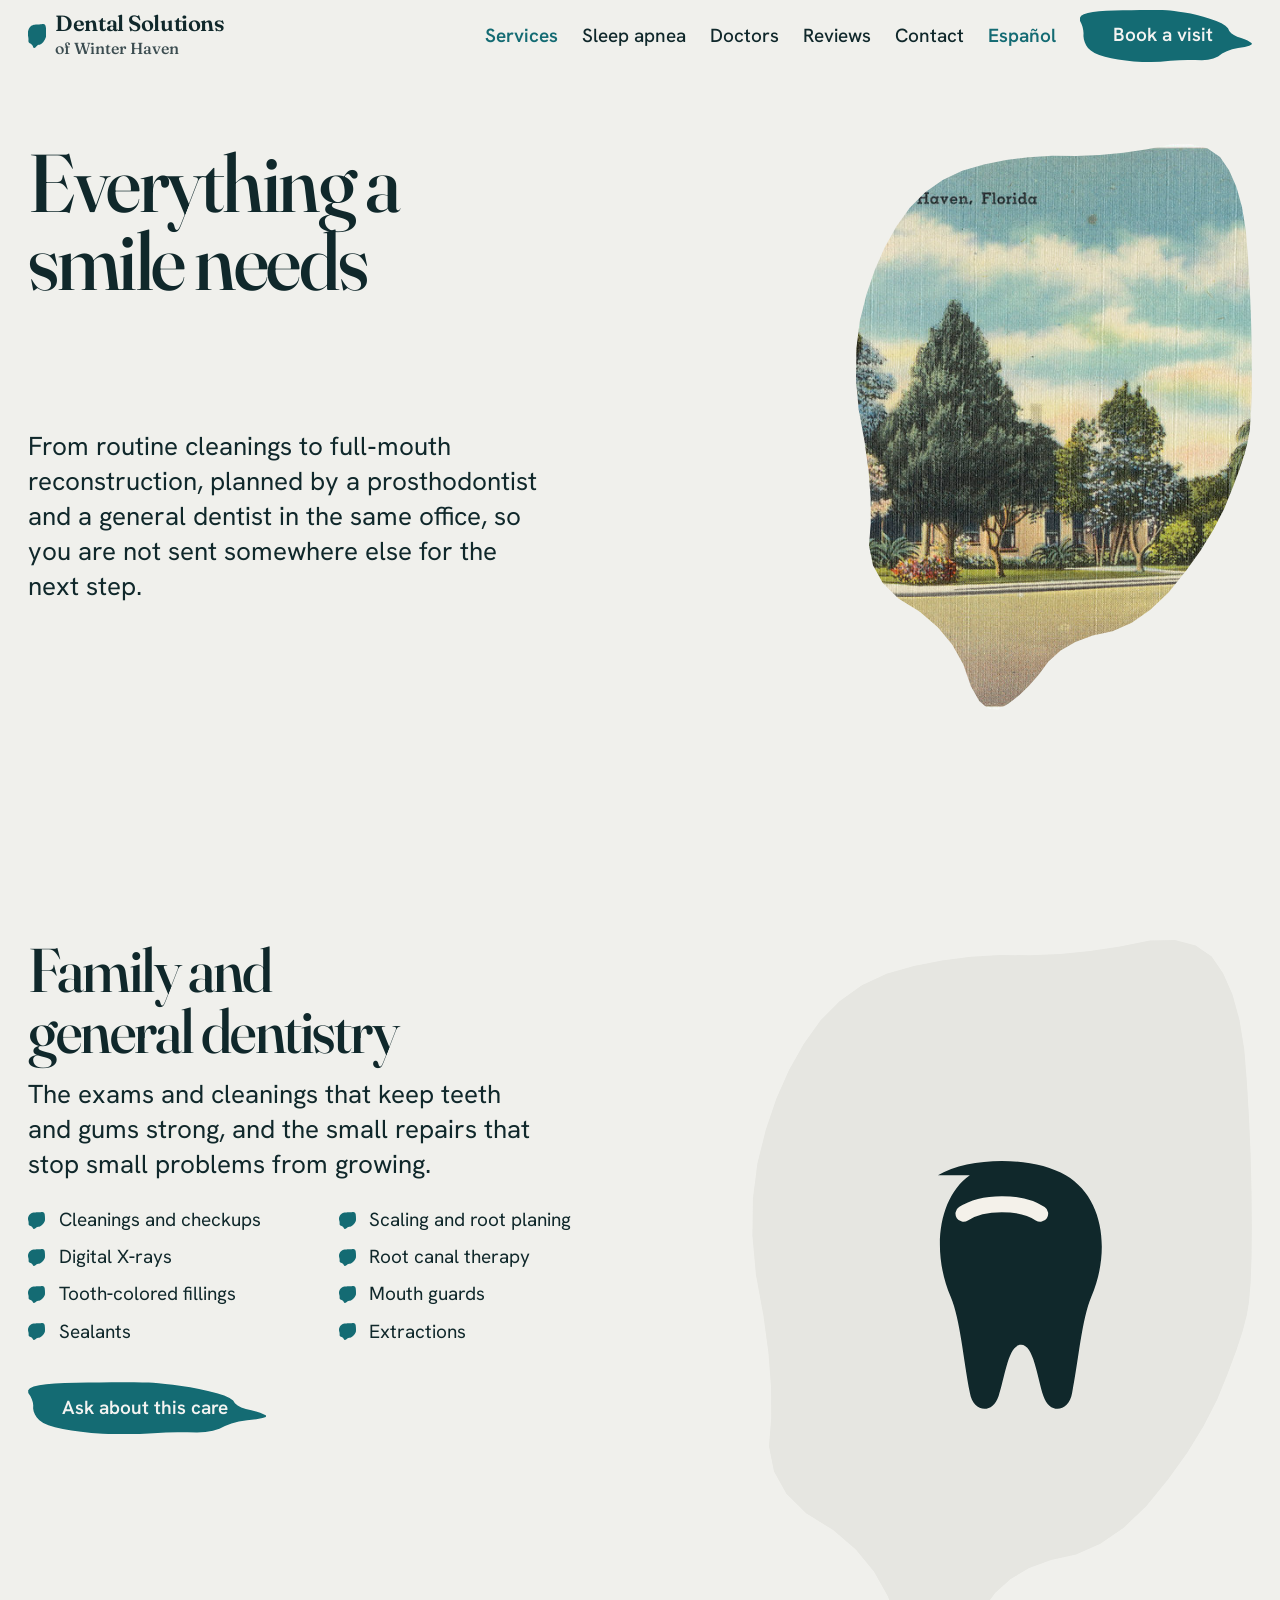
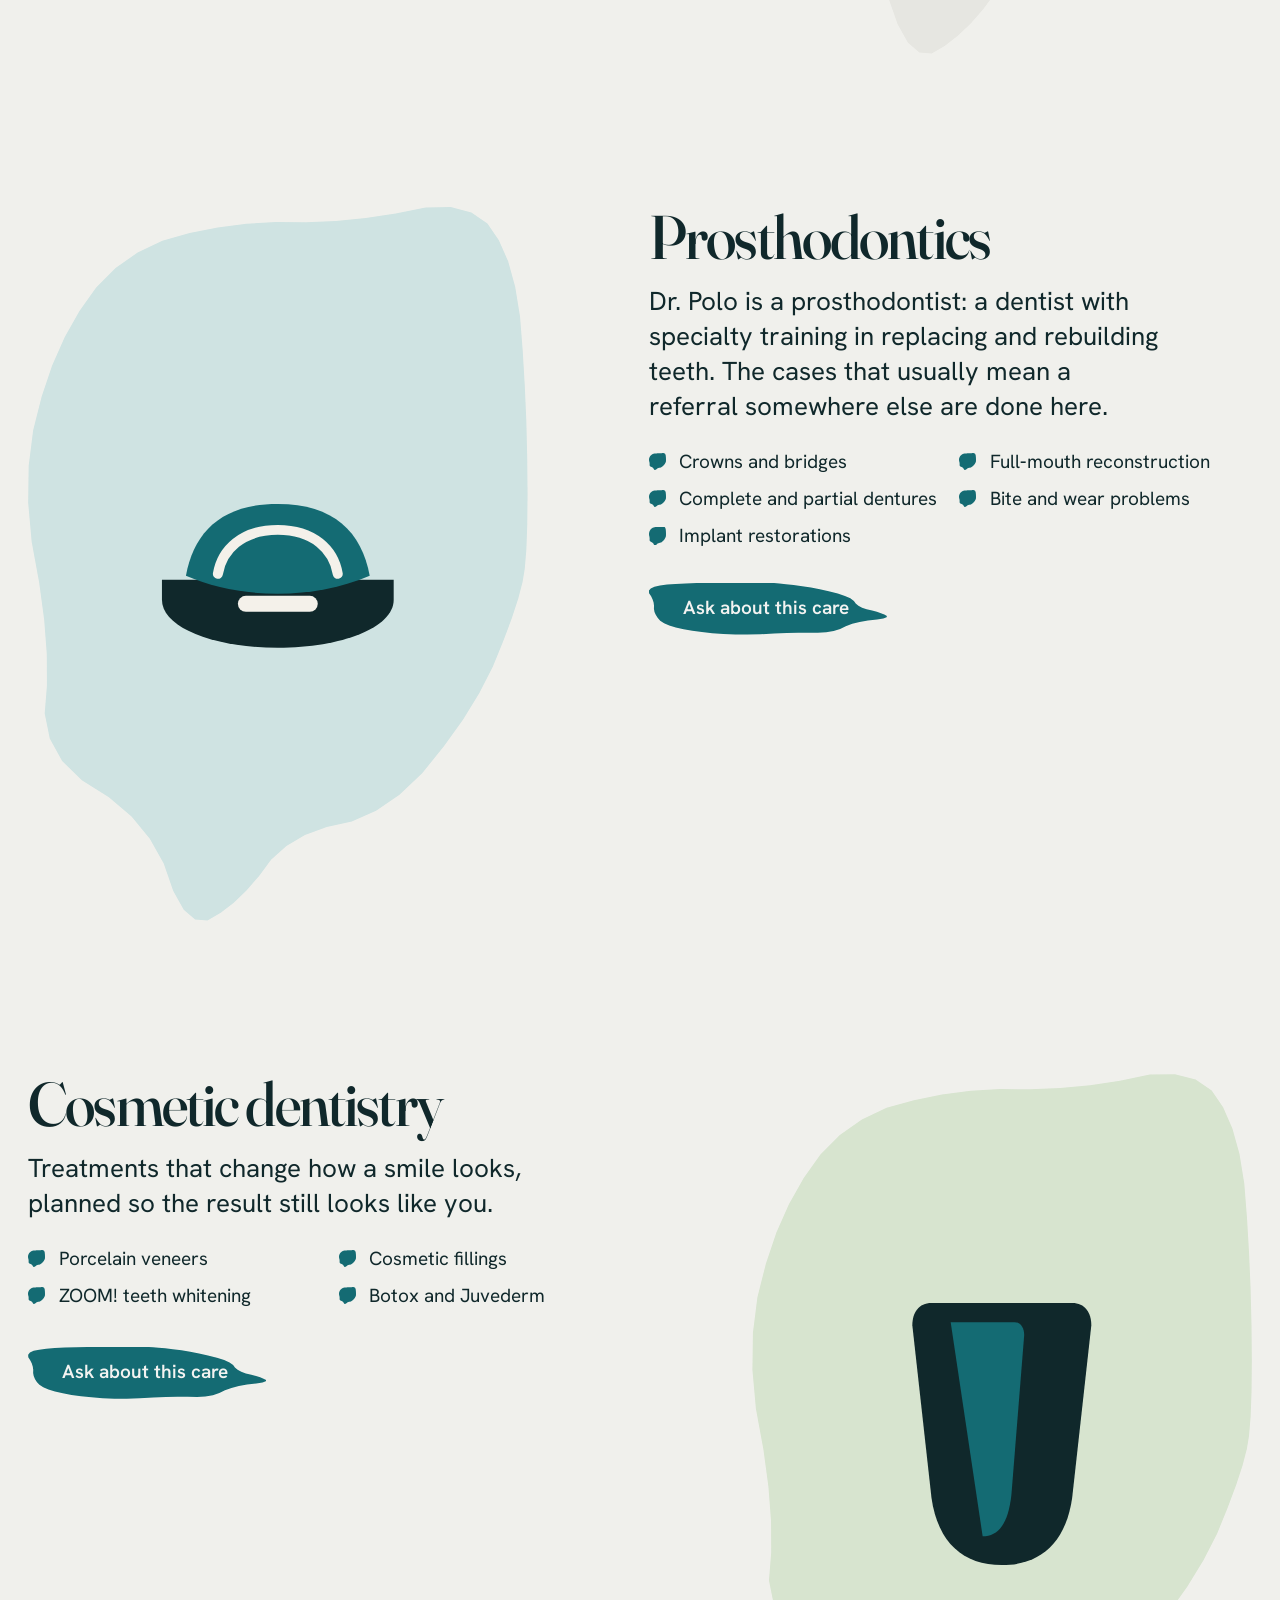
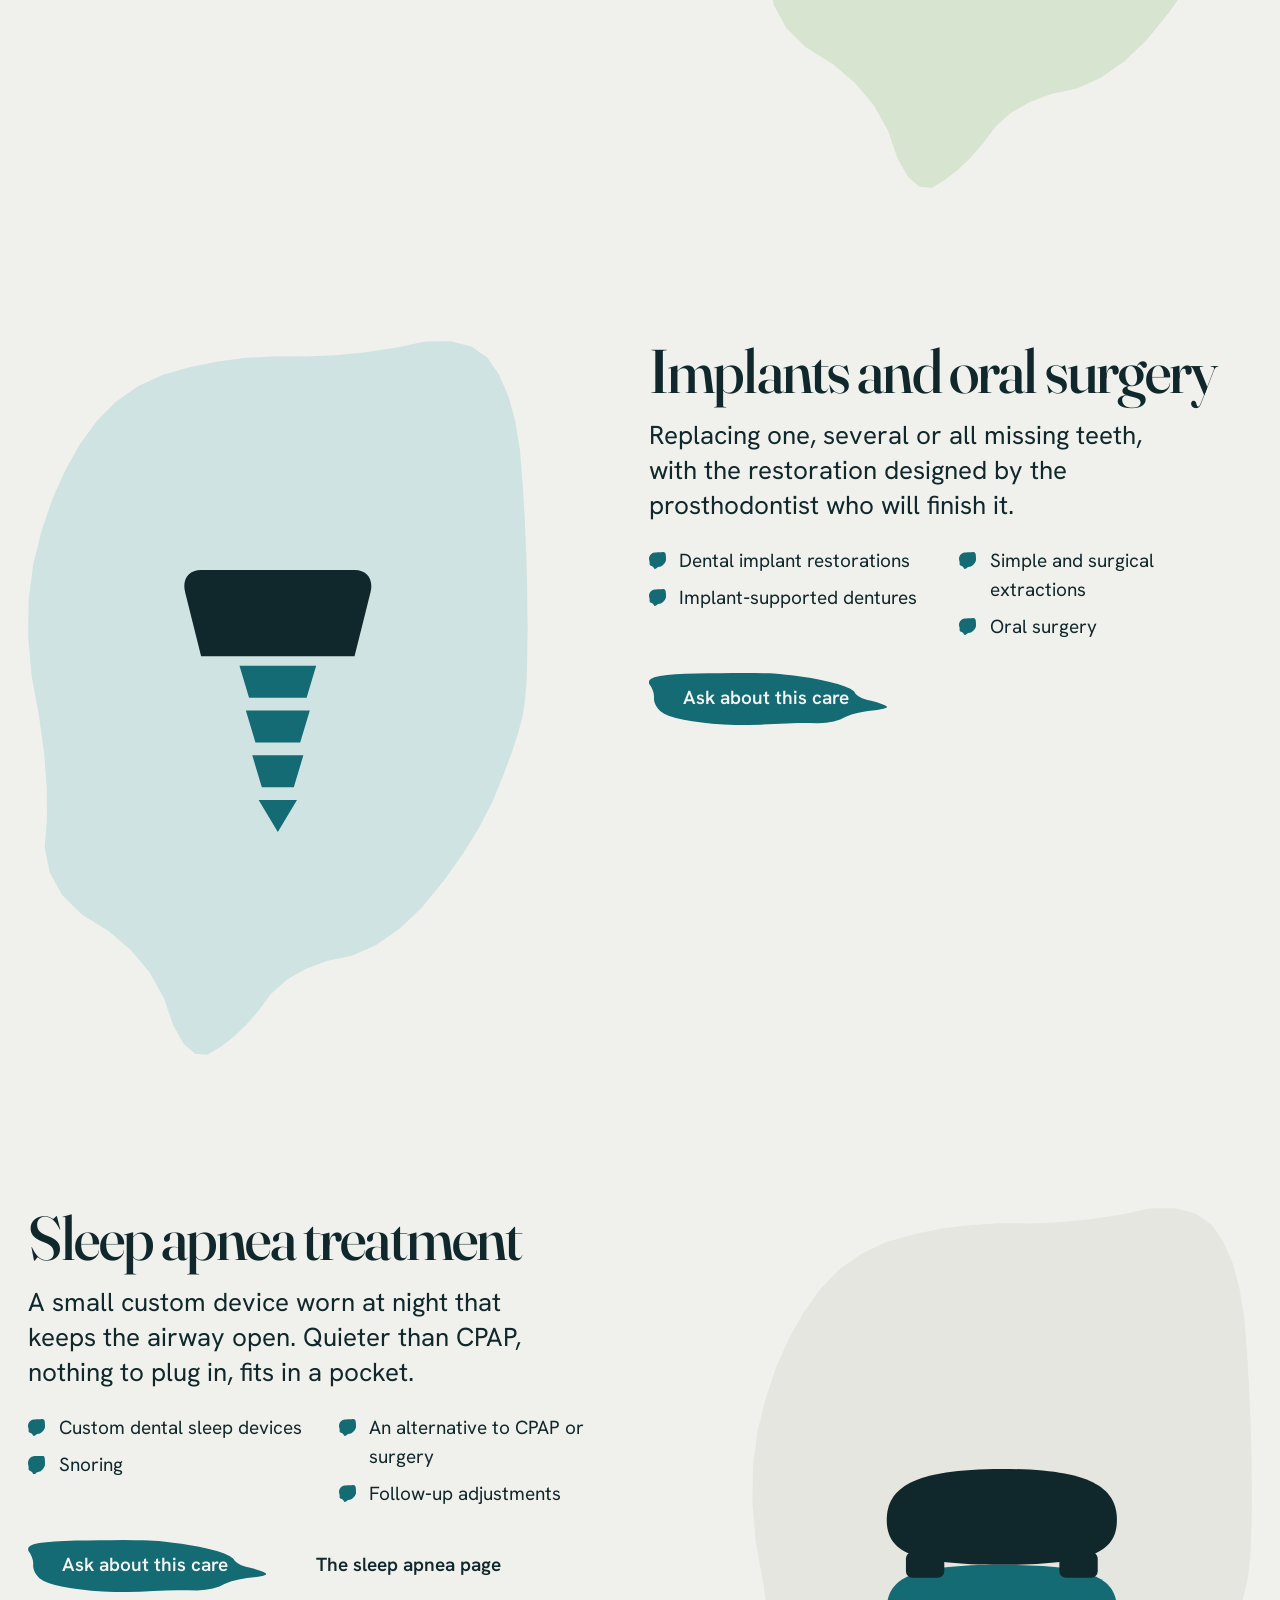
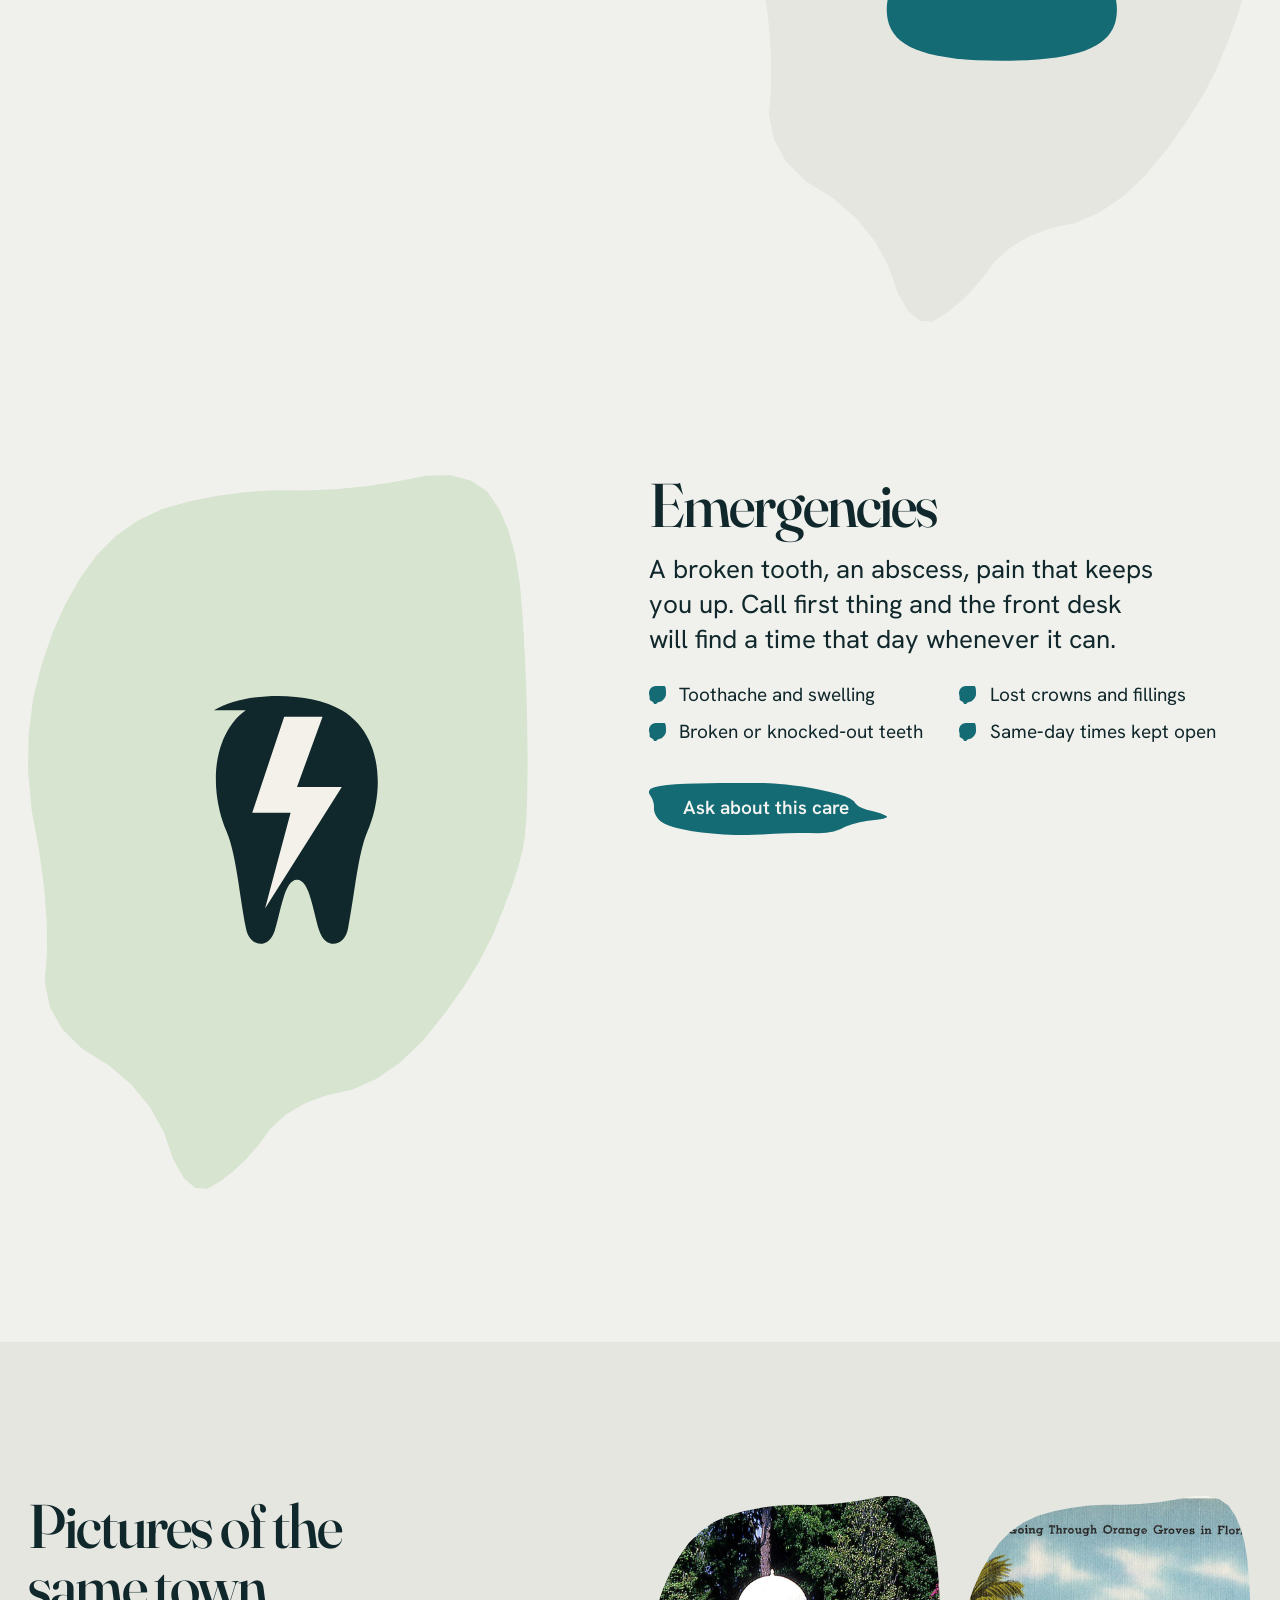
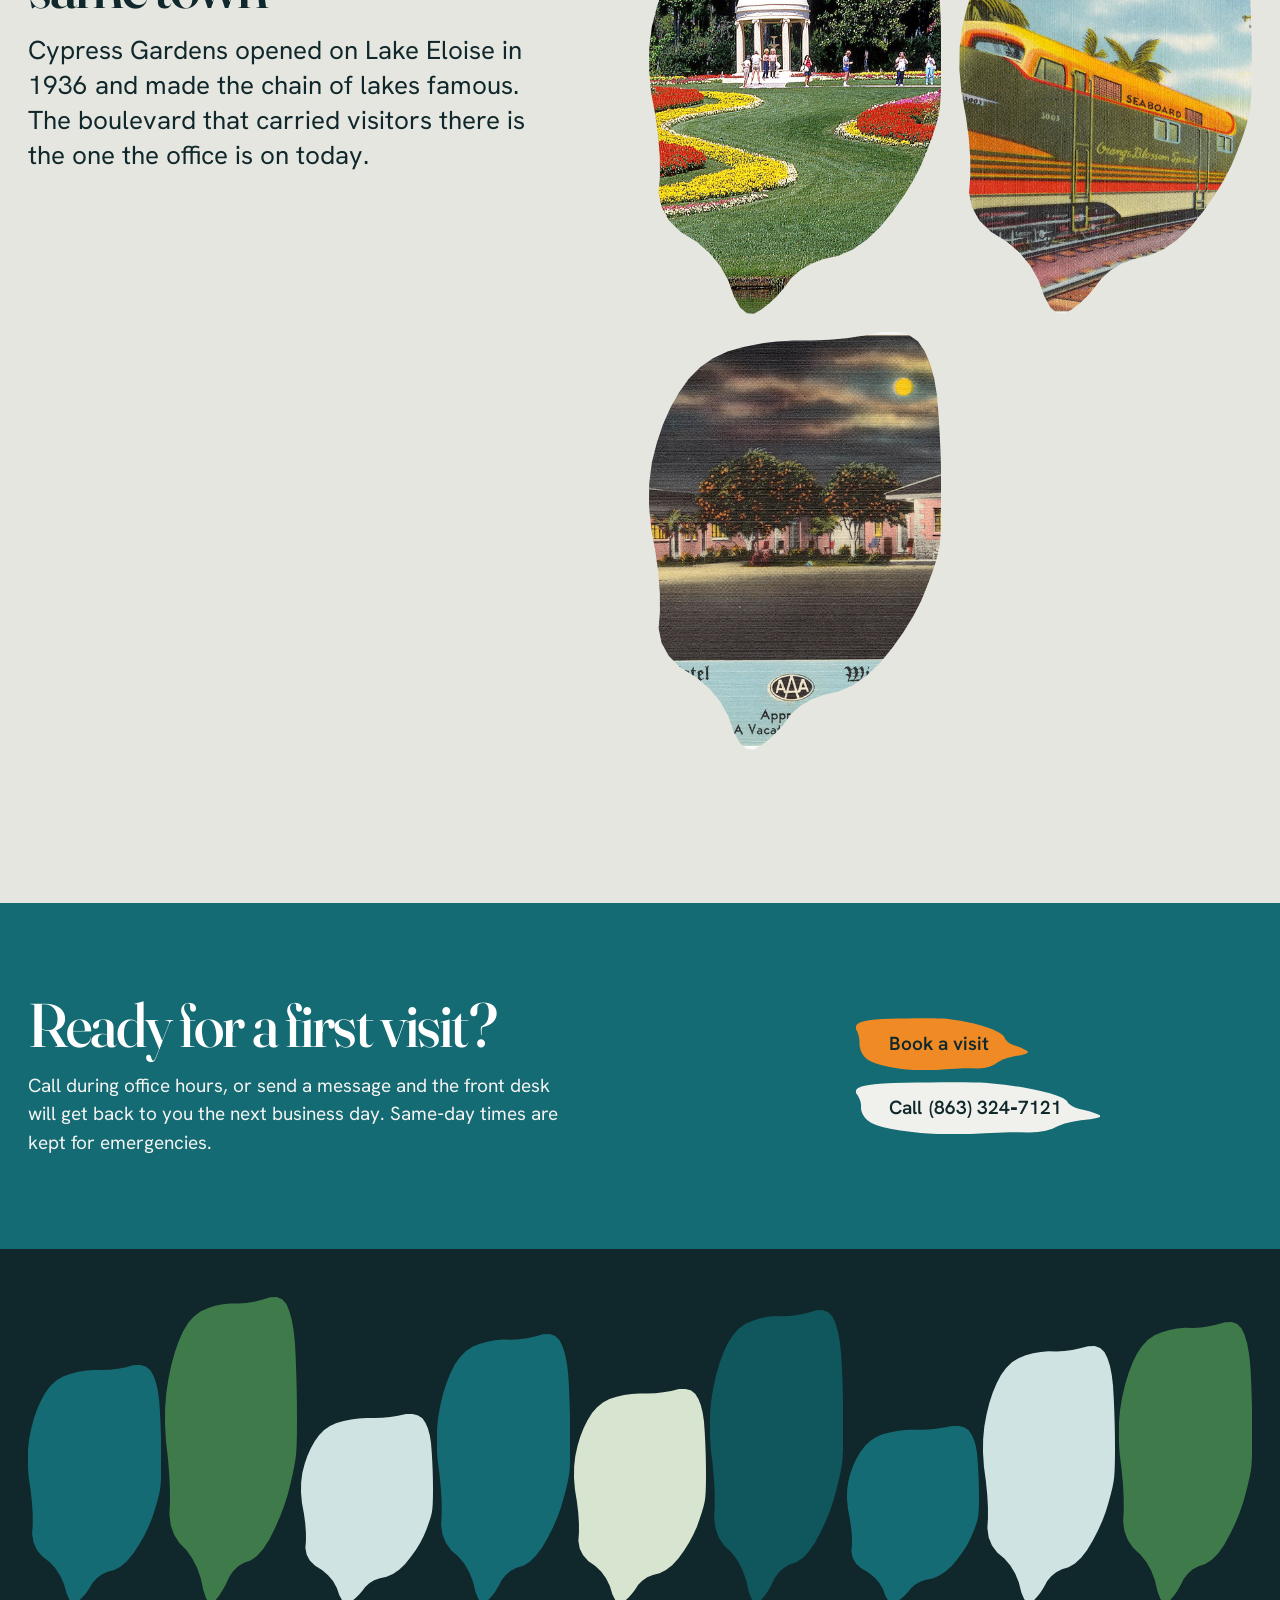
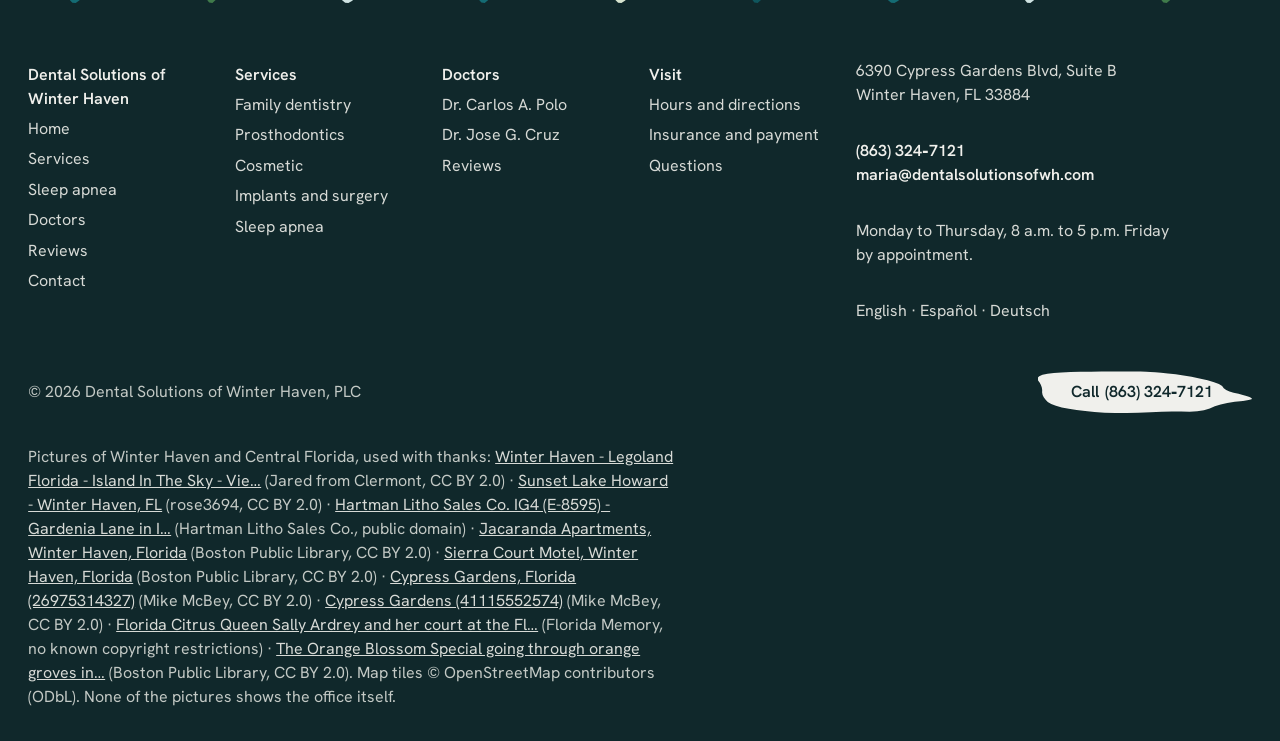
<file: v1/services.html>
<!doctype html>
<html lang="en" data-lang="en">
<head>
<meta charset="utf-8">
<meta name="viewport" content="width=device-width, initial-scale=1">
<title>Services · Dental Solutions of Winter Haven</title>
<meta name="description" content="Family and general dentistry, prosthodontics, cosmetic dentistry, implants and oral surgery, sleep apnea treatment and emergencies in Winter Haven, FL.">
<meta name="theme-color" content="#146b73">
<meta property="og:title" content="Services · Dental Solutions of Winter Haven">
<meta property="og:description" content="Family and general dentistry, prosthodontics, cosmetic dentistry, implants and oral surgery, sleep apnea treatment and emergencies in Winter Haven, FL.">
<meta property="og:type" content="website">
<meta property="og:locale" content="en_US">
<meta property="og:locale:alternate" content="es_US">
<script type="application/ld+json">{"@context": "https://schema.org", "@type": "Dentist", "name": "Dental Solutions of Winter Haven", "url": "https://www.dentalsolutionsofwh.com/", "telephone": "+1-863-324-7121", "email": "maria@dentalsolutionsofwh.com", "address": {"@type": "PostalAddress", "streetAddress": "6390 Cypress Gardens Blvd, Suite B", "addressLocality": "Winter Haven", "addressRegion": "FL", "postalCode": "33884", "addressCountry": "US"}, "geo": {"@type": "GeoCoordinates", "latitude": 27.9825809, "longitude": -81.6782343}, "openingHoursSpecification": [{"@type": "OpeningHoursSpecification", "dayOfWeek": ["Monday", "Tuesday", "Wednesday", "Thursday"], "opens": "08:00", "closes": "17:00"}], "employee": [{"@type": "Person", "name": "Dr. Carlos A. Polo", "jobTitle": "Prosthodontist"}, {"@type": "Person", "name": "Dr. Jose G. Cruz", "jobTitle": "Dentist"}], "knowsLanguage": ["en", "es", "de"], "paymentAccepted": "Cash, Check, Visa, Mastercard, American Express, Discover, CareCredit"}</script>
<script>document.documentElement.classList.add('js');try{var l=localStorage.getItem('dswh-lang');if(l==='es'||l==='en'){document.documentElement.dataset.lang=l;document.documentElement.lang=l;}}catch(e){}</script>
<link rel="preconnect" href="https://fonts.googleapis.com">
<link rel="preconnect" href="https://fonts.gstatic.com" crossorigin>
<link href="https://fonts.googleapis.com/css2?family=Fraunces:opsz,wght@9..144,500;9..144,600&family=Hanken+Grotesk:wght@400;500;600&display=swap" rel="stylesheet">
<link rel="icon" href="data:image/svg+xml,%3Csvg%20xmlns%3D%27http%3A//www.w3.org/2000/svg%27%20viewBox%3D%270%200%2064%2064%27%3E%3Crect%20width%3D%2764%27%20height%3D%2764%27%20fill%3D%27%23f4f1ea%27/%3E%3Cg%20transform%3D%27translate%2814%206%29%20scale%2836%2052%29%27%3E%3Cpath%20d%3D%27M0.9196%200.0230%20L0.9425%200.0464%20L0.9611%200.0760%20L0.9752%200.1117%20L0.9849%200.1534%20L0.9903%200.2012%20L0.9944%200.2499%20L0.9975%200.2996%20L0.9993%200.3502%20L1.0000%200.4017%20L0.9994%200.4450%20L0.9976%200.4800%20L0.9944%200.5068%20L0.9900%200.5255%20L0.9814%200.5485%20L0.9686%200.5760%20L0.9516%200.6079%20L0.9304%200.6443%20L0.9035%200.6810%20L0.8710%200.7181%20L0.8329%200.7555%20L0.7890%200.7934%20L0.7436%200.8236%20L0.6967%200.8462%20L0.6481%200.8613%20L0.5980%200.8688%20L0.5543%200.8802%20L0.5171%200.8955%20L0.4864%200.9147%20L0.4621%200.9378%20L0.4372%200.9578%20L0.4118%200.9749%20L0.3857%200.9890%20L0.3591%201.0000%20L0.3343%200.9986%20L0.3115%200.9849%20L0.2905%200.9587%20L0.2714%200.9201%20L0.2436%200.8853%20L0.2070%200.8543%20L0.1616%200.8270%20L0.1075%200.8035%20L0.0680%200.7762%20L0.0432%200.7448%20L0.0331%200.7096%20L0.0376%200.6705%20L0.0373%200.6268%20L0.0321%200.5787%20L0.0220%200.5262%20L0.0070%200.4691%20L0.0000%200.4145%20L0.0010%200.3624%20L0.0100%200.3128%20L0.0269%200.2657%20L0.0480%200.2221%20L0.0733%200.1821%20L0.1027%200.1456%20L0.1362%200.1127%20L0.1750%200.0853%20L0.2192%200.0635%20L0.2686%200.0472%20L0.3233%200.0364%20L0.3794%200.0285%20L0.4369%200.0233%20L0.4957%200.0209%20L0.5560%200.0213%20L0.6161%200.0195%20L0.6760%200.0154%20L0.7359%200.0091%20L0.7956%200.0005%20L0.8461%200.0000%20L0.8875%200.0075%20Z%27%20fill%3D%27%23146b73%27/%3E%3C/g%3E%3C/svg%3E">
<link rel="stylesheet" href="styles.css">
<style>:root{--lake-mask:url("data:image/svg+xml,<svg%20xmlns='http://www.w3.org/2000/svg'%20viewBox='0%200%201%201'%20preserveAspectRatio='none'><path%20d='M0.9196%200.0230%20L0.9425%200.0464%20L0.9611%200.0760%20L0.9752%200.1117%20L0.9849%200.1534%20L0.9903%200.2012%20L0.9944%200.2499%20L0.9975%200.2996%20L0.9993%200.3502%20L1.0000%200.4017%20L0.9994%200.4450%20L0.9976%200.4800%20L0.9944%200.5068%20L0.9900%200.5255%20L0.9814%200.5485%20L0.9686%200.5760%20L0.9516%200.6079%20L0.9304%200.6443%20L0.9035%200.6810%20L0.8710%200.7181%20L0.8329%200.7555%20L0.7890%200.7934%20L0.7436%200.8236%20L0.6967%200.8462%20L0.6481%200.8613%20L0.5980%200.8688%20L0.5543%200.8802%20L0.5171%200.8955%20L0.4864%200.9147%20L0.4621%200.9378%20L0.4372%200.9578%20L0.4118%200.9749%20L0.3857%200.9890%20L0.3591%201.0000%20L0.3343%200.9986%20L0.3115%200.9849%20L0.2905%200.9587%20L0.2714%200.9201%20L0.2436%200.8853%20L0.2070%200.8543%20L0.1616%200.8270%20L0.1075%200.8035%20L0.0680%200.7762%20L0.0432%200.7448%20L0.0331%200.7096%20L0.0376%200.6705%20L0.0373%200.6268%20L0.0321%200.5787%20L0.0220%200.5262%20L0.0070%200.4691%20L0.0000%200.4145%20L0.0010%200.3624%20L0.0100%200.3128%20L0.0269%200.2657%20L0.0480%200.2221%20L0.0733%200.1821%20L0.1027%200.1456%20L0.1362%200.1127%20L0.1750%200.0853%20L0.2192%200.0635%20L0.2686%200.0472%20L0.3233%200.0364%20L0.3794%200.0285%20L0.4369%200.0233%20L0.4957%200.0209%20L0.5560%200.0213%20L0.6161%200.0195%20L0.6760%200.0154%20L0.7359%200.0091%20L0.7956%200.0005%20L0.8461%200.0000%20L0.8875%200.0075%20Z'%20fill='black'/></svg>");--chev:url("data:image/svg+xml,%3Csvg xmlns=%27http://www.w3.org/2000/svg%27 viewBox=%270 0 16 16%27%3E%3Cpath d=%27M3 6l5 5 5-5%27 fill=%27none%27 stroke=%27%2310282b%27 stroke-width=%272%27/%3E%3C/svg%3E");--chev-light:url("data:image/svg+xml,%3Csvg xmlns=%27http://www.w3.org/2000/svg%27 viewBox=%270 0 16 16%27%3E%3Cpath d=%27M3 6l5 5 5-5%27 fill=%27none%27 stroke=%27%23f4f1ea%27 stroke-width=%272%27/%3E%3C/svg%3E");--coupon-mask:radial-gradient(14px at 46% 0, transparent 97%, #000 100%), radial-gradient(14px at 46% 100%, transparent 97%, #000 100%);--coupon-mask-v:radial-gradient(14px at 0 46%, transparent 97%, #000 100%), radial-gradient(14px at 100% 46%, transparent 97%, #000 100%);}.coupon{-webkit-mask-composite:source-in;mask-composite:intersect;}</style>
</head>
<body>
<svg width="0" height="0" aria-hidden="true" style="position:absolute"><defs><clipPath id="lake" clipPathUnits="objectBoundingBox"><path d="M0.9196 0.0230 L0.9425 0.0464 L0.9611 0.0760 L0.9752 0.1117 L0.9849 0.1534 L0.9903 0.2012 L0.9944 0.2499 L0.9975 0.2996 L0.9993 0.3502 L1.0000 0.4017 L0.9994 0.4450 L0.9976 0.4800 L0.9944 0.5068 L0.9900 0.5255 L0.9814 0.5485 L0.9686 0.5760 L0.9516 0.6079 L0.9304 0.6443 L0.9035 0.6810 L0.8710 0.7181 L0.8329 0.7555 L0.7890 0.7934 L0.7436 0.8236 L0.6967 0.8462 L0.6481 0.8613 L0.5980 0.8688 L0.5543 0.8802 L0.5171 0.8955 L0.4864 0.9147 L0.4621 0.9378 L0.4372 0.9578 L0.4118 0.9749 L0.3857 0.9890 L0.3591 1.0000 L0.3343 0.9986 L0.3115 0.9849 L0.2905 0.9587 L0.2714 0.9201 L0.2436 0.8853 L0.2070 0.8543 L0.1616 0.8270 L0.1075 0.8035 L0.0680 0.7762 L0.0432 0.7448 L0.0331 0.7096 L0.0376 0.6705 L0.0373 0.6268 L0.0321 0.5787 L0.0220 0.5262 L0.0070 0.4691 L0.0000 0.4145 L0.0010 0.3624 L0.0100 0.3128 L0.0269 0.2657 L0.0480 0.2221 L0.0733 0.1821 L0.1027 0.1456 L0.1362 0.1127 L0.1750 0.0853 L0.2192 0.0635 L0.2686 0.0472 L0.3233 0.0364 L0.3794 0.0285 L0.4369 0.0233 L0.4957 0.0209 L0.5560 0.0213 L0.6161 0.0195 L0.6760 0.0154 L0.7359 0.0091 L0.7956 0.0005 L0.8461 0.0000 L0.8875 0.0075 Z"/></clipPath><clipPath id="lake-wide" clipPathUnits="objectBoundingBox"><path d="M0.9196 0.0230 L0.9425 0.0464 L0.9611 0.0760 L0.9752 0.1117 L0.9849 0.1534 L0.9903 0.2012 L0.9944 0.2499 L0.9975 0.2996 L0.9993 0.3502 L1.0000 0.4017 L0.9994 0.4450 L0.9976 0.4800 L0.9944 0.5068 L0.9900 0.5255 L0.9814 0.5485 L0.9686 0.5760 L0.9516 0.6079 L0.9304 0.6443 L0.9035 0.6810 L0.8710 0.7181 L0.8329 0.7555 L0.7890 0.7934 L0.7436 0.8236 L0.6967 0.8462 L0.6481 0.8613 L0.5980 0.8688 L0.5543 0.8802 L0.5171 0.8955 L0.4864 0.9147 L0.4621 0.9378 L0.4372 0.9578 L0.4118 0.9749 L0.3857 0.9890 L0.3591 1.0000 L0.3343 0.9986 L0.3115 0.9849 L0.2905 0.9587 L0.2714 0.9201 L0.2436 0.8853 L0.2070 0.8543 L0.1616 0.8270 L0.1075 0.8035 L0.0680 0.7762 L0.0432 0.7448 L0.0331 0.7096 L0.0376 0.6705 L0.0373 0.6268 L0.0321 0.5787 L0.0220 0.5262 L0.0070 0.4691 L0.0000 0.4145 L0.0010 0.3624 L0.0100 0.3128 L0.0269 0.2657 L0.0480 0.2221 L0.0733 0.1821 L0.1027 0.1456 L0.1362 0.1127 L0.1750 0.0853 L0.2192 0.0635 L0.2686 0.0472 L0.3233 0.0364 L0.3794 0.0285 L0.4369 0.0233 L0.4957 0.0209 L0.5560 0.0213 L0.6161 0.0195 L0.6760 0.0154 L0.7359 0.0091 L0.7956 0.0005 L0.8461 0.0000 L0.8875 0.0075 Z" transform="translate(0 1) rotate(-90)"/></clipPath><symbol id="lk" viewBox="0 0 1 1" preserveAspectRatio="none"><path d="M0.9196 0.0230 L0.9425 0.0464 L0.9611 0.0760 L0.9752 0.1117 L0.9849 0.1534 L0.9903 0.2012 L0.9944 0.2499 L0.9975 0.2996 L0.9993 0.3502 L1.0000 0.4017 L0.9994 0.4450 L0.9976 0.4800 L0.9944 0.5068 L0.9900 0.5255 L0.9814 0.5485 L0.9686 0.5760 L0.9516 0.6079 L0.9304 0.6443 L0.9035 0.6810 L0.8710 0.7181 L0.8329 0.7555 L0.7890 0.7934 L0.7436 0.8236 L0.6967 0.8462 L0.6481 0.8613 L0.5980 0.8688 L0.5543 0.8802 L0.5171 0.8955 L0.4864 0.9147 L0.4621 0.9378 L0.4372 0.9578 L0.4118 0.9749 L0.3857 0.9890 L0.3591 1.0000 L0.3343 0.9986 L0.3115 0.9849 L0.2905 0.9587 L0.2714 0.9201 L0.2436 0.8853 L0.2070 0.8543 L0.1616 0.8270 L0.1075 0.8035 L0.0680 0.7762 L0.0432 0.7448 L0.0331 0.7096 L0.0376 0.6705 L0.0373 0.6268 L0.0321 0.5787 L0.0220 0.5262 L0.0070 0.4691 L0.0000 0.4145 L0.0010 0.3624 L0.0100 0.3128 L0.0269 0.2657 L0.0480 0.2221 L0.0733 0.1821 L0.1027 0.1456 L0.1362 0.1127 L0.1750 0.0853 L0.2192 0.0635 L0.2686 0.0472 L0.3233 0.0364 L0.3794 0.0285 L0.4369 0.0233 L0.4957 0.0209 L0.5560 0.0213 L0.6161 0.0195 L0.6760 0.0154 L0.7359 0.0091 L0.7956 0.0005 L0.8461 0.0000 L0.8875 0.0075 Z"/></symbol></defs></svg>
<a class="skip" href="#main"><span data-l="en">Skip to content</span><span data-l="es">Ir al contenido</span></a>
<header class="top">
  <div class="wrap top-row">
    <a class="wordmark" href="index.html" aria-label="Dental Solutions of Winter Haven, home"><i aria-hidden="true"></i><span><b>Dental Solutions</b><small>of Winter Haven</small></span></a>
    <nav class="menu" id="menu" aria-label="Main"><a href="services.html" aria-current="page"><span data-l="en">Services</span><span data-l="es">Servicios</span></a><a href="sleep-apnea.html"><span data-l="en">Sleep apnea</span><span data-l="es">Apnea del sueño</span></a><a href="doctors.html"><span data-l="en">Doctors</span><span data-l="es">Doctores</span></a><a href="reviews.html"><span data-l="en">Reviews</span><span data-l="es">Opiniones</span></a><a href="contact.html"><span data-l="en">Contact</span><span data-l="es">Contacto</span></a>
      <button class="lang" id="lang" type="button" aria-label="Cambiar idioma / Change language"><span data-l="en">Español</span><span data-l="es">English</span></button>
    </nav>
    <a class="btn" href="contact.html"><span data-l="en">Book a visit</span><span data-l="es">Reservar cita</span></a>
    <button class="burger" id="burger" type="button" aria-expanded="false" aria-controls="menu"><span data-l="en">Menu</span><span data-l="es">Menú</span></button>
  </div>
</header>
<main id="main">
<section class="wrap grid page-head">
  <h1 class="h1" data-rise style="--i:0"><span data-l="en">Everything a smile needs</span><span data-l="es">Todo lo que una sonrisa necesita</span></h1>
  <p class="lead muted" data-rise style="--i:1"><span data-l="en">From routine cleanings to full‑mouth reconstruction, planned by a prosthodontist and a general dentist in the same office, so you are not sent somewhere else for the next step.</span><span data-l="es">De limpiezas de rutina a reconstrucción de boca completa, planeado por un prostodoncista y un dentista general en el mismo consultorio, para que no lo manden a otro lugar para el siguiente paso.</span></p>
  <figure class="pic pic-tall lake shutter drift"><img src="../assets/jacaranda-apartments-winter-haven-florida.jpg" alt="Vintage postcard of the Jacaranda Apartments, Winter Haven" width="1024" height="646"></figure>
</section>
<div class="wrap section">

<section class="row grid" id="general" data-reveal>
  <div class="row-text" data-reveal>
    <h2 class="h2"><span data-l="en">Family and general dentistry</span><span data-l="es">Odontología general y familiar</span></h2>
    <p class="lead muted"><span data-l="en">The exams and cleanings that keep teeth and gums strong, and the small repairs that stop small problems from growing.</span><span data-l="es">Los exámenes y limpiezas que mantienen dientes y encías fuertes, y las reparaciones pequeñas que evitan que un problema crezca.</span></p>
    <ul class="lakes"><li><span data-l="en">Cleanings and checkups</span><span data-l="es">Limpiezas y revisiones</span></li><li><span data-l="en">Digital X‑rays</span><span data-l="es">Radiografías digitales</span></li><li><span data-l="en">Tooth‑colored fillings</span><span data-l="es">Empastes del color del diente</span></li><li><span data-l="en">Sealants</span><span data-l="es">Sellantes</span></li><li><span data-l="en">Scaling and root planing</span><span data-l="es">Raspado y alisado radicular</span></li><li><span data-l="en">Root canal therapy</span><span data-l="es">Tratamiento de conducto</span></li><li><span data-l="en">Mouth guards</span><span data-l="es">Protectores bucales</span></li><li><span data-l="en">Extractions</span><span data-l="es">Extracciones</span></li></ul>
    <div class="btn-row"><a class="btn" href="contact.html"><span data-l="en">Ask about this care</span><span data-l="es">Consultar sobre esto</span></a></div>
  </div>
  <div class="row-art"><div class="tile-art tile-b lake"><svg viewBox="0 0 100 100" aria-hidden="true"><path d="M30 12c10-6 30-6 40 0 12 7 14 24 8 38-3 7-4 20-6 30-1 6-7 7-9 1-2-6-3-16-7-16s-5 10-7 16c-2 6-8 5-9-1-2-10-3-23-6-30-6-14-4-31 6-38z" fill="#10282b"/><path d="M38 24c6-4 18-4 24 0" fill="none" stroke="#f4f1ea" stroke-width="5" stroke-linecap="round"/></svg></div></div>
</section>
<section class="row grid" id="prostho" data-reveal>
  <div class="row-text" data-reveal>
    <h2 class="h2"><span data-l="en">Prosthodontics</span><span data-l="es">Prostodoncia</span></h2>
    <p class="lead muted"><span data-l="en">Dr. Polo is a prosthodontist: a dentist with specialty training in replacing and rebuilding teeth. The cases that usually mean a referral somewhere else are done here.</span><span data-l="es">El Dr. Polo es prostodoncista: un dentista con formación de especialidad en reemplazar y reconstruir dientes. Los casos que suelen significar una remisión a otro lugar se hacen aquí.</span></p>
    <ul class="lakes"><li><span data-l="en">Crowns and bridges</span><span data-l="es">Coronas y puentes</span></li><li><span data-l="en">Complete and partial dentures</span><span data-l="es">Prótesis completas y parciales</span></li><li><span data-l="en">Implant restorations</span><span data-l="es">Restauración sobre implantes</span></li><li><span data-l="en">Full‑mouth reconstruction</span><span data-l="es">Reconstrucción de boca completa</span></li><li><span data-l="en">Bite and wear problems</span><span data-l="es">Problemas de mordida y desgaste</span></li></ul>
    <div class="btn-row"><a class="btn" href="contact.html"><span data-l="en">Ask about this care</span><span data-l="es">Consultar sobre esto</span></a></div>
  </div>
  <div class="row-art"><div class="tile-art tile-a lake"><svg viewBox="0 0 160 100" aria-hidden="true"><path d="M22 58h116v10c0 14-26 24-58 24S22 82 22 68z" fill="#10282b"/><path d="M34 56c4-22 18-36 46-36s42 14 46 36c-14 6-30 9-46 9s-32-3-46-9z" fill="#146b73"/><path d="M50 55c2-12 12-22 30-22s28 10 30 22" fill="none" stroke="#f4f1ea" stroke-width="5" stroke-linecap="round"/><rect x="60" y="66" width="40" height="8" rx="4" fill="#f4f1ea"/></svg></div></div>
</section>
<section class="row grid" id="cosmetic" data-reveal>
  <div class="row-text" data-reveal>
    <h2 class="h2"><span data-l="en">Cosmetic dentistry</span><span data-l="es">Odontología estética</span></h2>
    <p class="lead muted"><span data-l="en">Treatments that change how a smile looks, planned so the result still looks like you.</span><span data-l="es">Tratamientos que cambian cómo se ve una sonrisa, planeados para que el resultado siga pareciéndose a usted.</span></p>
    <ul class="lakes"><li><span data-l="en">Porcelain veneers</span><span data-l="es">Carillas de porcelana</span></li><li><span data-l="en">ZOOM! teeth whitening</span><span data-l="es">Blanqueamiento ZOOM!</span></li><li><span data-l="en">Cosmetic fillings</span><span data-l="es">Empastes estéticos</span></li><li><span data-l="en">Botox and Juvederm</span><span data-l="es">Botox y Juvederm</span></li></ul>
    <div class="btn-row"><a class="btn" href="contact.html"><span data-l="en">Ask about this care</span><span data-l="es">Consultar sobre esto</span></a></div>
  </div>
  <div class="row-art"><div class="tile-art tile-c lake"><svg viewBox="0 0 100 100" aria-hidden="true"><path d="M28 10h44c4 0 6 3 6 7l-6 54c-2 14-10 21-22 21S30 85 28 71L22 17c0-4 2-7 6-7z" fill="#10282b"/><path d="M34 16h20c2 0 3 2 3 4l-4 50c-1 9-4 13-9 13" fill="#146b73"/></svg></div></div>
</section>
<section class="row grid" id="implants" data-reveal>
  <div class="row-text" data-reveal>
    <h2 class="h2"><span data-l="en">Implants and oral surgery</span><span data-l="es">Implantes y cirugía oral</span></h2>
    <p class="lead muted"><span data-l="en">Replacing one, several or all missing teeth, with the restoration designed by the prosthodontist who will finish it.</span><span data-l="es">Reemplazo de uno, varios o todos los dientes perdidos, con la restauración diseñada por el prostodoncista que la terminará.</span></p>
    <ul class="lakes"><li><span data-l="en">Dental implant restorations</span><span data-l="es">Restauraciones sobre implantes dentales</span></li><li><span data-l="en">Implant‑supported dentures</span><span data-l="es">Prótesis sobre implantes</span></li><li><span data-l="en">Simple and surgical extractions</span><span data-l="es">Extracciones simples y quirúrgicas</span></li><li><span data-l="en">Oral surgery</span><span data-l="es">Cirugía oral</span></li></ul>
    <div class="btn-row"><a class="btn" href="contact.html"><span data-l="en">Ask about this care</span><span data-l="es">Consultar sobre esto</span></a></div>
  </div>
  <div class="row-art"><div class="tile-art tile-a lake"><svg viewBox="0 0 100 100" aria-hidden="true"><path d="M26 10h48c4 0 6 3 5 7l-5 20H26l-5-20c-1-4 1-7 5-7z" fill="#10282b"/><path d="M38 40h24l-3 10H41zM40 54h20l-3 10H43zM42 68h16l-3 10H45zM44 82h12l-6 10z" fill="#146b73"/></svg></div></div>
</section>
<section class="row grid" id="sleep" data-reveal>
  <div class="row-text" data-reveal>
    <h2 class="h2"><span data-l="en">Sleep apnea treatment</span><span data-l="es">Tratamiento de apnea del sueño</span></h2>
    <p class="lead muted"><span data-l="en">A small custom device worn at night that keeps the airway open. Quieter than CPAP, nothing to plug in, fits in a pocket.</span><span data-l="es">Un pequeño dispositivo a medida que se usa de noche y mantiene abierta la vía aérea. Más silencioso que el CPAP, sin enchufes, cabe en un bolsillo.</span></p>
    <ul class="lakes"><li><span data-l="en">Custom dental sleep devices</span><span data-l="es">Dispositivos dentales para dormir, a medida</span></li><li><span data-l="en">Snoring</span><span data-l="es">Ronquidos</span></li><li><span data-l="en">An alternative to CPAP or surgery</span><span data-l="es">Una alternativa al CPAP o la cirugía</span></li><li><span data-l="en">Follow‑up adjustments</span><span data-l="es">Ajustes de seguimiento</span></li></ul>
    <div class="btn-row"><a class="btn" href="contact.html"><span data-l="en">Ask about this care</span><span data-l="es">Consultar sobre esto</span></a><a class="btn btn-paper" href="sleep-apnea.html"><span data-l="en">The sleep apnea page</span><span data-l="es">La página de apnea del sueño</span></a></div>
  </div>
  <div class="row-art"><div class="tile-art tile-b lake"><svg viewBox="0 0 100 100" aria-hidden="true"><path d="M14 36c0-10 8-16 36-16s36 6 36 16-8 14-36 14-36-4-36-14z" fill="#10282b"/><path d="M14 64c0 10 8 16 36 16s36-6 36-16-8-14-36-14-36 4-36 14z" fill="#146b73"/><rect x="20" y="46" width="12" height="8" rx="2" fill="#10282b"/><rect x="68" y="46" width="12" height="8" rx="2" fill="#10282b"/></svg></div></div>
</section>
<section class="row grid" id="emergency" data-reveal>
  <div class="row-text" data-reveal>
    <h2 class="h2"><span data-l="en">Emergencies</span><span data-l="es">Urgencias</span></h2>
    <p class="lead muted"><span data-l="en">A broken tooth, an abscess, pain that keeps you up. Call first thing and the front desk will find a time that day whenever it can.</span><span data-l="es">Un diente roto, un absceso, un dolor que no deja dormir. Llame a primera hora y la recepción buscará una hora ese mismo día siempre que pueda.</span></p>
    <ul class="lakes"><li><span data-l="en">Toothache and swelling</span><span data-l="es">Dolor de muela e hinchazón</span></li><li><span data-l="en">Broken or knocked‑out teeth</span><span data-l="es">Dientes rotos o caídos</span></li><li><span data-l="en">Lost crowns and fillings</span><span data-l="es">Coronas y empastes perdidos</span></li><li><span data-l="en">Same‑day times kept open</span><span data-l="es">Horas del mismo día reservadas</span></li></ul>
    <div class="btn-row"><a class="btn" href="contact.html"><span data-l="en">Ask about this care</span><span data-l="es">Consultar sobre esto</span></a></div>
  </div>
  <div class="row-art"><div class="tile-art tile-c lake"><svg viewBox="0 0 100 100" aria-hidden="true"><path d="M30 12c10-6 30-6 40 0 12 7 14 24 8 38-3 7-4 20-6 30-1 6-7 7-9 1-2-6-3-16-7-16s-5 10-7 16c-2 6-8 5-9-1-2-10-3-23-6-30-6-14-4-31 6-38z" fill="#10282b"/><path d="M52 14l-10 30h12l-8 30 24-38H56l8-22z" fill="#f4f1ea"/></svg></div></div>
</section>
</div>
<section class="section field-surface">
  <div class="wrap grid two" data-reveal>
    <div>
      <h2 class="h2"><span data-l="en">Pictures of the same town</span><span data-l="es">Imágenes del mismo pueblo</span></h2>
      <p class="lead muted"><span data-l="en">Cypress Gardens opened on Lake Eloise in 1936 and made the chain of lakes famous. The boulevard that carried visitors there is the one the office is on today.</span><span data-l="es">Cypress Gardens abrió en Lake Eloise en 1936 e hizo famosa la cadena de lagos. El bulevar que llevaba a los visitantes es el mismo donde hoy está el consultorio.</span></p>
    </div>
    <div class="grid" style="grid-template-columns:1fr 1fr;gap:var(--gutter);align-items:end">
      <figure class="pic pic-tall lake"><img src="../assets/cypress-gardens-41115552574.jpg" alt="The gardens and gazebo at Cypress Gardens, Winter Haven" width="1920" height="1228" loading="lazy"></figure>
      <figure class="pic pic-tall lake"><img src="../assets/the-orange-blossom-special-going-through-orange.jpg" alt="Vintage postcard of the Orange Blossom Special train passing orange groves" width="1024" height="648" loading="lazy"></figure>
      <figure class="pic pic-tall lake"><img src="../assets/sierra-court-motel-winter-haven-florida.jpg" alt="Vintage night postcard of the Sierra Court Motel, Winter Haven" width="1024" height="652" loading="lazy"></figure>
    </div>
  </div>
</section>
<section class="section section-tight field on-lake">
  <div class="wrap grid band" data-reveal>
    <div class="band-text">
      <h2 class="h2"><span data-l="en">Ready for a first visit?</span><span data-l="es">¿Agendamos su primera visita?</span></h2>
      <p><span data-l="en">Call during office hours, or send a message and the front desk will get back to you the next business day. Same‑day times are kept for emergencies.</span><span data-l="es">Llame en horario de oficina o envíe un mensaje y la recepción le responde el siguiente día hábil. Se reservan horas del mismo día para urgencias.</span></p>
    </div>
    <div class="band-actions btn-row">
      <a class="btn btn-citrus" href="contact.html"><span data-l="en">Book a visit</span><span data-l="es">Reservar cita</span></a>
      <a class="btn btn-paper" href="tel:+18633247121"><span data-l="en">Call</span><span data-l="es">Llamar</span> (863) 324‑7121</a>
    </div>
  </div>
</section>
</main>
<footer class="foot">
  <div class="wrap">
    <div class="foot-chain" aria-hidden="true" data-reveal><i style="background:#146b73;height:78%"></i><i style="background:#3f7a4a;height:100%"></i><i style="background:#cfe3e2;height:62%"></i><i style="background:#146b73;height:88%"></i><i style="background:#d7e4cf;height:70%"></i><i style="background:#0f565d;height:96%"></i><i style="background:#146b73;height:58%"></i><i style="background:#cfe3e2;height:84%"></i><i style="background:#3f7a4a;height:92%"></i></div>
    <div class="grid foot-grid" data-reveal>
      <div class="foot-links">
        <div><a href="index.html">Dental Solutions of Winter Haven</a><a href="index.html"><span data-l="en">Home</span><span data-l="es">Inicio</span></a><a href="services.html"><span data-l="en">Services</span><span data-l="es">Servicios</span></a><a href="sleep-apnea.html"><span data-l="en">Sleep apnea</span><span data-l="es">Apnea del sueño</span></a><a href="doctors.html"><span data-l="en">Doctors</span><span data-l="es">Doctores</span></a><a href="reviews.html"><span data-l="en">Reviews</span><span data-l="es">Opiniones</span></a><a href="contact.html"><span data-l="en">Contact</span><span data-l="es">Contacto</span></a></div>
        <div><a href="services.html"><span data-l="en">Services</span><span data-l="es">Servicios</span></a><a href="services.html#general"><span data-l="en">Family dentistry</span><span data-l="es">Odontología familiar</span></a><a href="services.html#prostho"><span data-l="en">Prosthodontics</span><span data-l="es">Prostodoncia</span></a><a href="services.html#cosmetic"><span data-l="en">Cosmetic</span><span data-l="es">Estética</span></a><a href="services.html#implants"><span data-l="en">Implants and surgery</span><span data-l="es">Implantes y cirugía</span></a><a href="sleep-apnea.html"><span data-l="en">Sleep apnea</span><span data-l="es">Apnea del sueño</span></a></div>
        <div><a href="doctors.html"><span data-l="en">Doctors</span><span data-l="es">Doctores</span></a><a href="doctors.html#polo">Dr. Carlos A. Polo</a><a href="doctors.html#cruz">Dr. Jose G. Cruz</a><a href="reviews.html"><span data-l="en">Reviews</span><span data-l="es">Opiniones</span></a></div>
        <div><a href="contact.html"><span data-l="en">Visit</span><span data-l="es">Visita</span></a><a href="contact.html#hours"><span data-l="en">Hours and directions</span><span data-l="es">Horario y cómo llegar</span></a><a href="contact.html#pay"><span data-l="en">Insurance and payment</span><span data-l="es">Seguros y pagos</span></a><a href="contact.html#faq"><span data-l="en">Questions</span><span data-l="es">Preguntas</span></a></div>
      </div>
      <div class="foot-contact">
        <p>6390 Cypress Gardens Blvd, Suite B<br>Winter Haven, FL 33884</p>
        <p><a href="tel:+18633247121">(863) 324‑7121</a><br><a href="mailto:maria@dentalsolutionsofwh.com">maria@dentalsolutionsofwh.com</a></p>
        <p><span data-l="en">Monday to Thursday, 8 a.m. to 5 p.m. Friday by appointment.</span><span data-l="es">Lunes a jueves, 8 a.m. a 5 p.m. Viernes con cita.</span></p>
        <p>English · Español · Deutsch</p>
      </div>
    </div>
    <div class="foot-bottom">
      <span>© 2026 Dental Solutions of Winter Haven, PLC</span>
      <a class="btn btn-paper" href="tel:+18633247121"><span data-l="en">Call</span><span data-l="es">Llamar</span> (863) 324‑7121</a>
    </div>
    <p class="credits"><span data-l="en">Pictures of Winter Haven and Central Florida, used with thanks:</span><span data-l="es">Imágenes de Winter Haven y Florida Central, usadas con agradecimiento:</span> <a href="https://commons.wikimedia.org/w/index.php?curid=78786937" rel="noopener">Winter Haven - Legoland Florida - Island In The Sky - Vie…</a> (Jared from Clermont, CC BY 2.0) · <a href="https://www.flickr.com/photos/9939138@N05/6604422863" rel="noopener">Sunset Lake Howard - Winter Haven, FL</a> (rose3694, CC BY 2.0) · <a href="https://commons.wikimedia.org/wiki/File:Hartman_Litho_Sales_Co._IG4_(E-8595)_-_Gardenia_Lane_in_Idyllwild_Gardens,_Winter_Haven,_Florida_front.jpg" rel="noopener">Hartman Litho Sales Co. IG4 (E-8595) - Gardenia Lane in I…</a> (Hartman Litho Sales Co., public domain) · <a href="https://www.flickr.com/photos/24029425@N06/8102650862" rel="noopener">Jacaranda Apartments, Winter Haven, Florida</a> (Boston Public Library, CC BY 2.0) · <a href="https://www.flickr.com/photos/24029425@N06/8102651428" rel="noopener">Sierra Court Motel, Winter Haven, Florida</a> (Boston Public Library, CC BY 2.0) · <a href="https://commons.wikimedia.org/w/index.php?curid=78922174" rel="noopener">Cypress Gardens, Florida (26975314327)</a> (Mike McBey, CC BY 2.0) · <a href="https://commons.wikimedia.org/w/index.php?curid=78922175" rel="noopener">Cypress Gardens (41115552574)</a> (Mike McBey, CC BY 2.0) · <a href="https://commons.wikimedia.org/wiki/File:Florida_Citrus_Queen_Sally_Ardrey_and_her_court_at_the_Florida_Citrus_Exposition_in_Winter_Haven.jpg" rel="noopener">Florida Citrus Queen Sally Ardrey and her court at the Fl…</a> (Florida Memory, no known copyright restrictions) · <a href="https://www.flickr.com/photos/24029425@N06/7752655736" rel="noopener">The Orange Blossom Special going through orange groves in…</a> (Boston Public Library, CC BY 2.0). <span data-l="en">Map tiles</span><span data-l="es">Mapa</span> © OpenStreetMap contributors (ODbL). <span data-l="en">None of the pictures shows the office itself.</span><span data-l="es">Ninguna imagen muestra el consultorio en sí.</span></p>
  </div>
</footer>
<script src="main.js"></script>
</body>
</html>
</file>
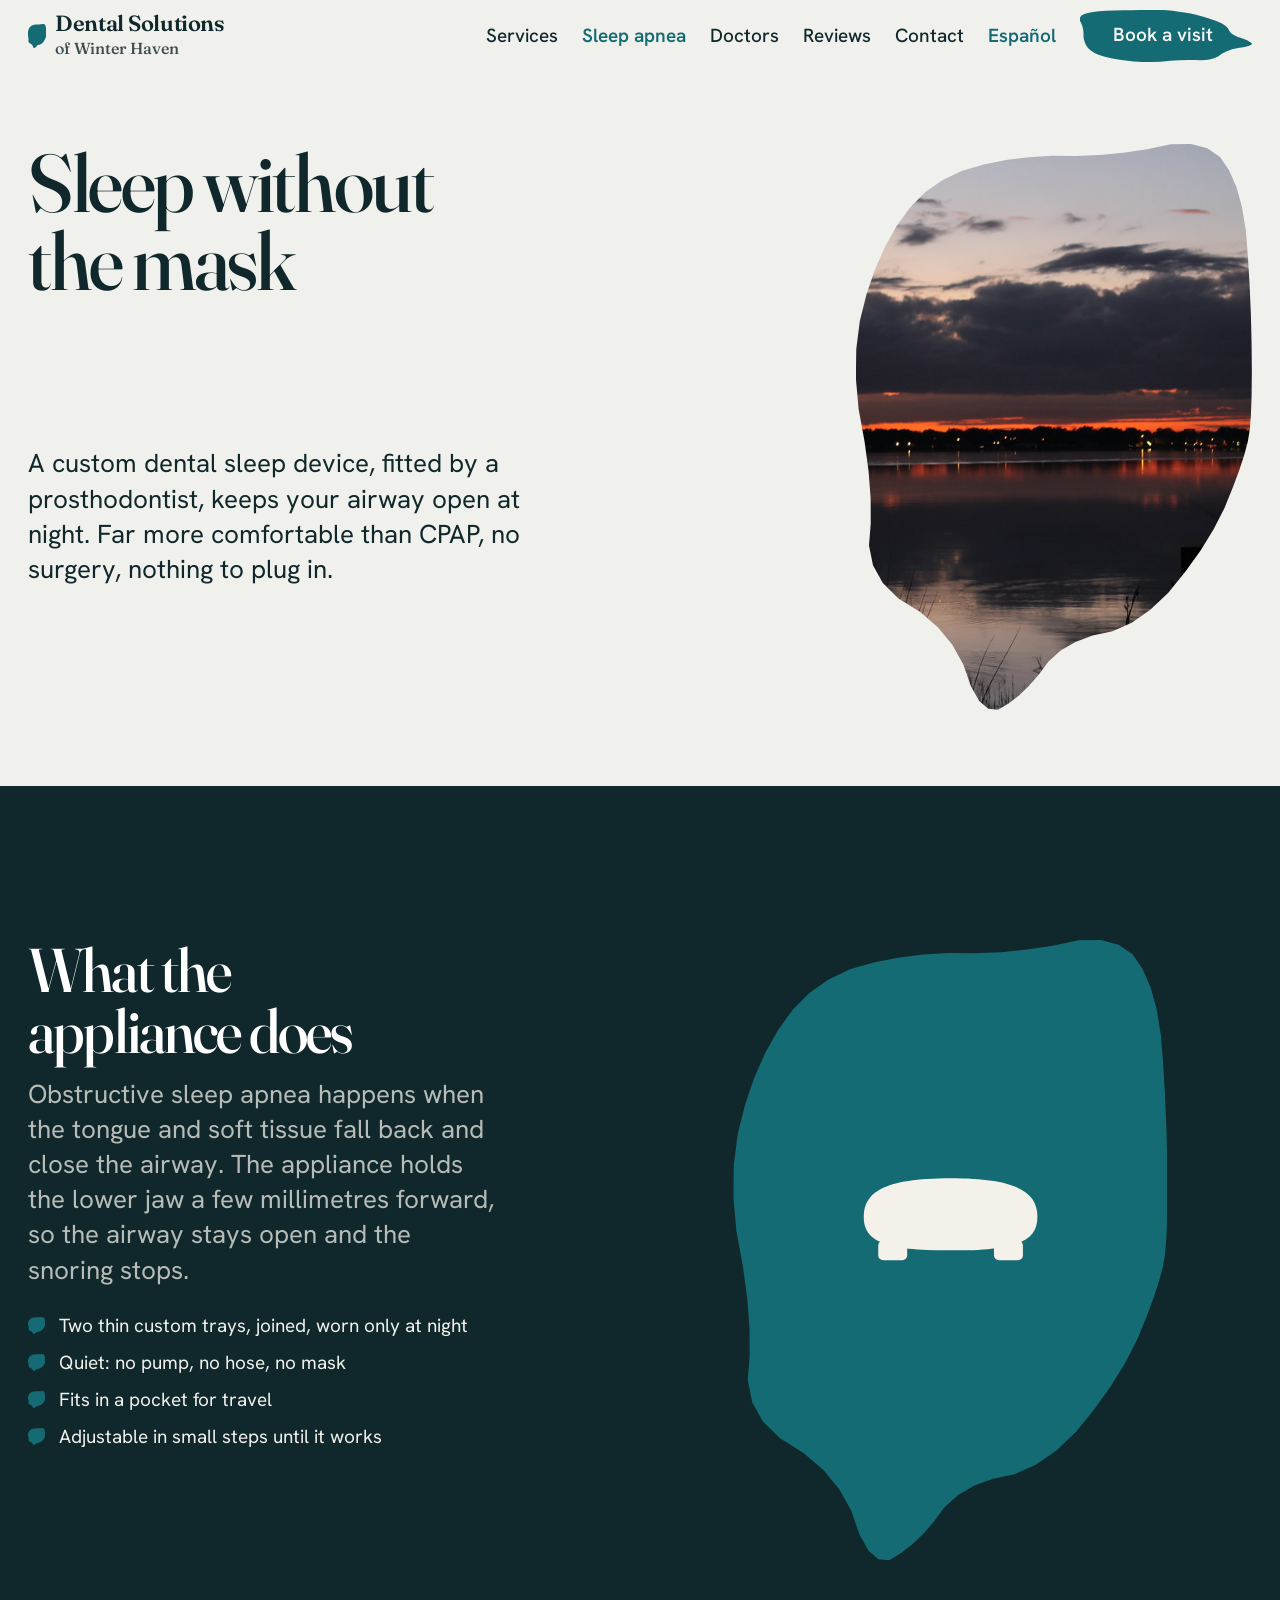
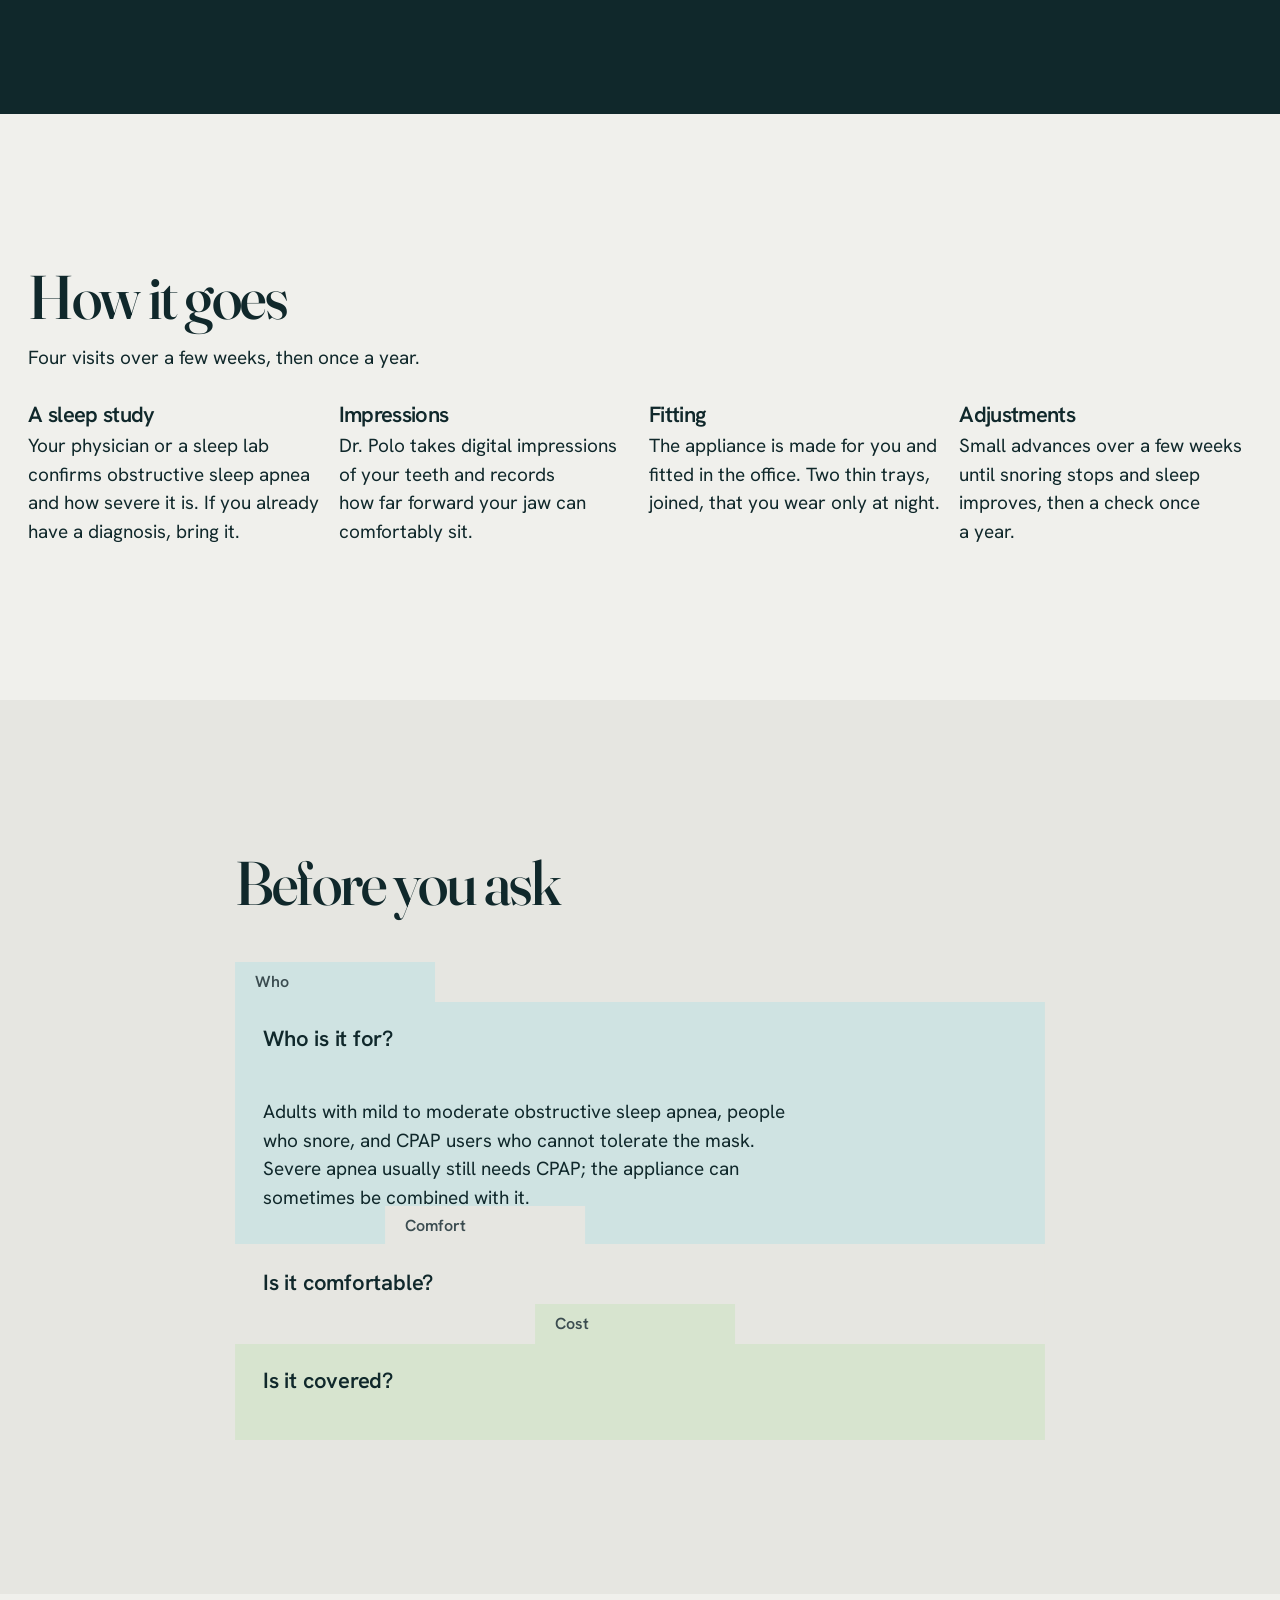
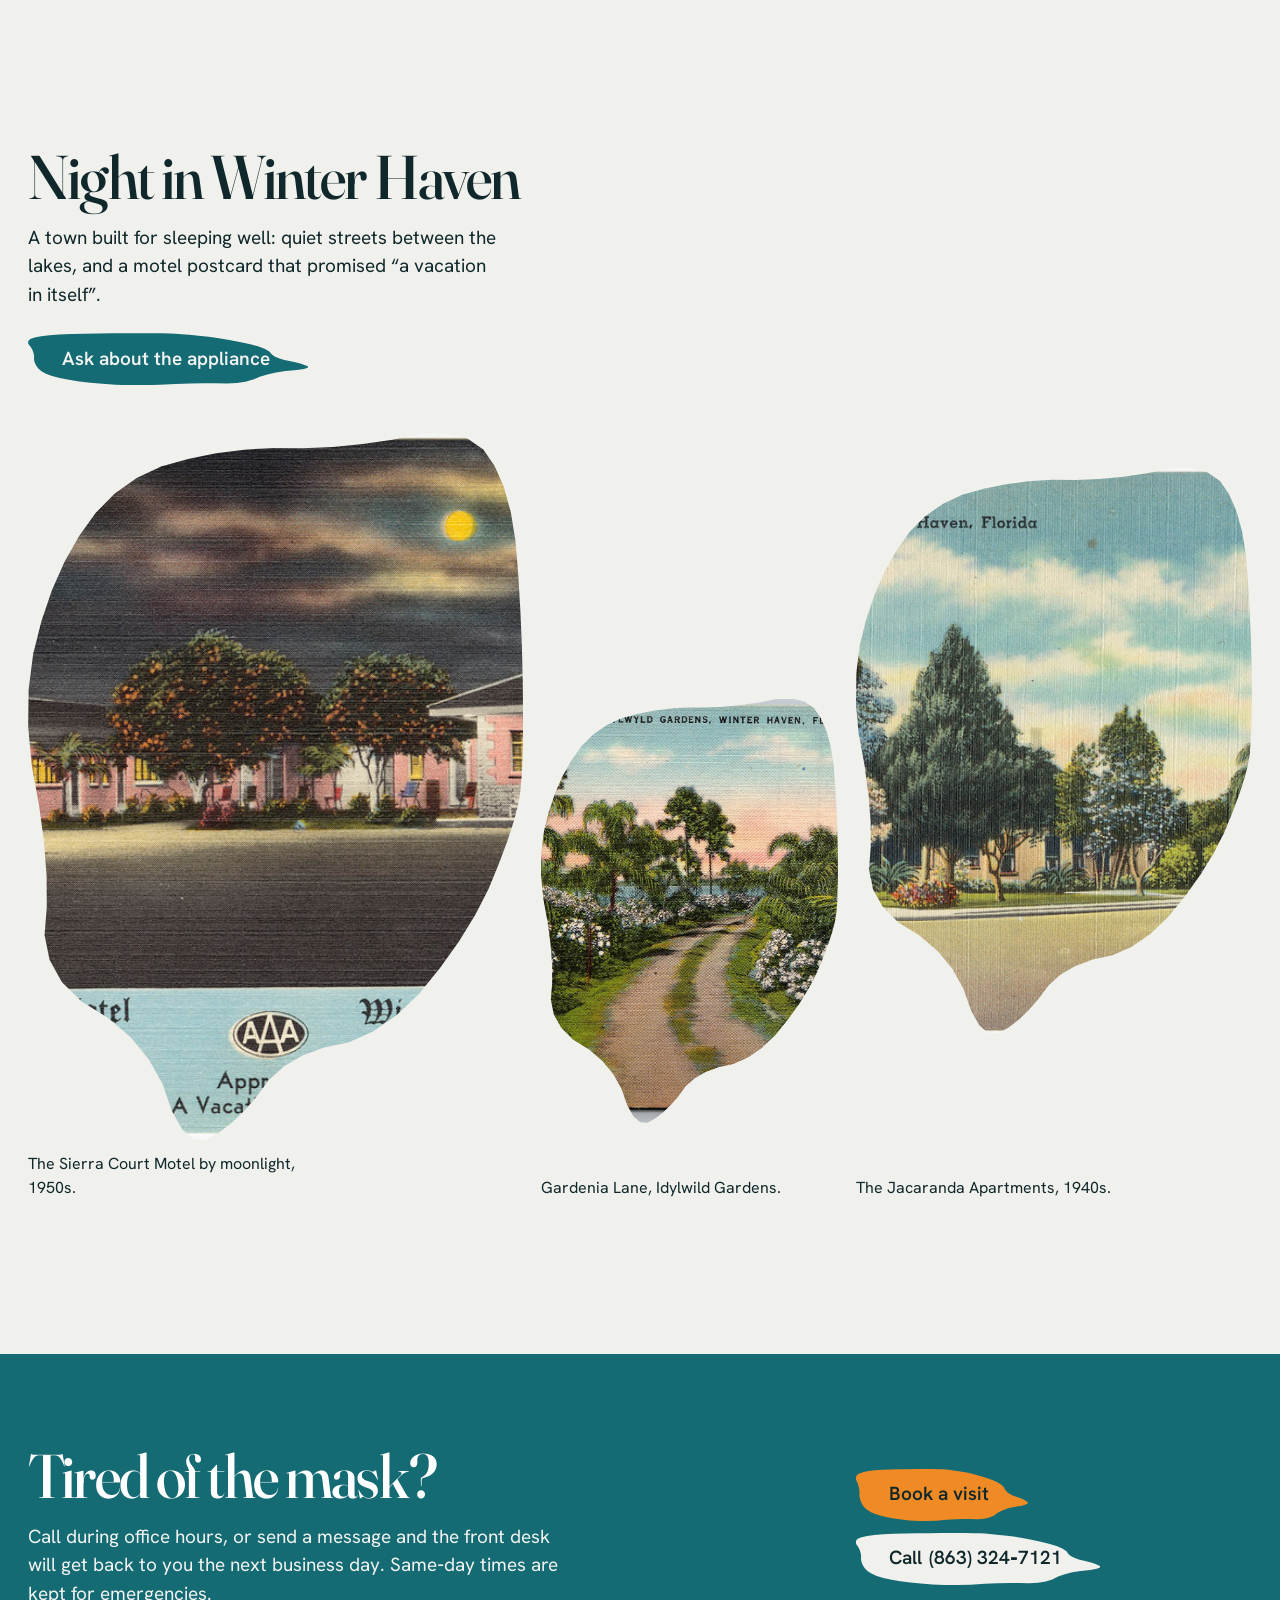
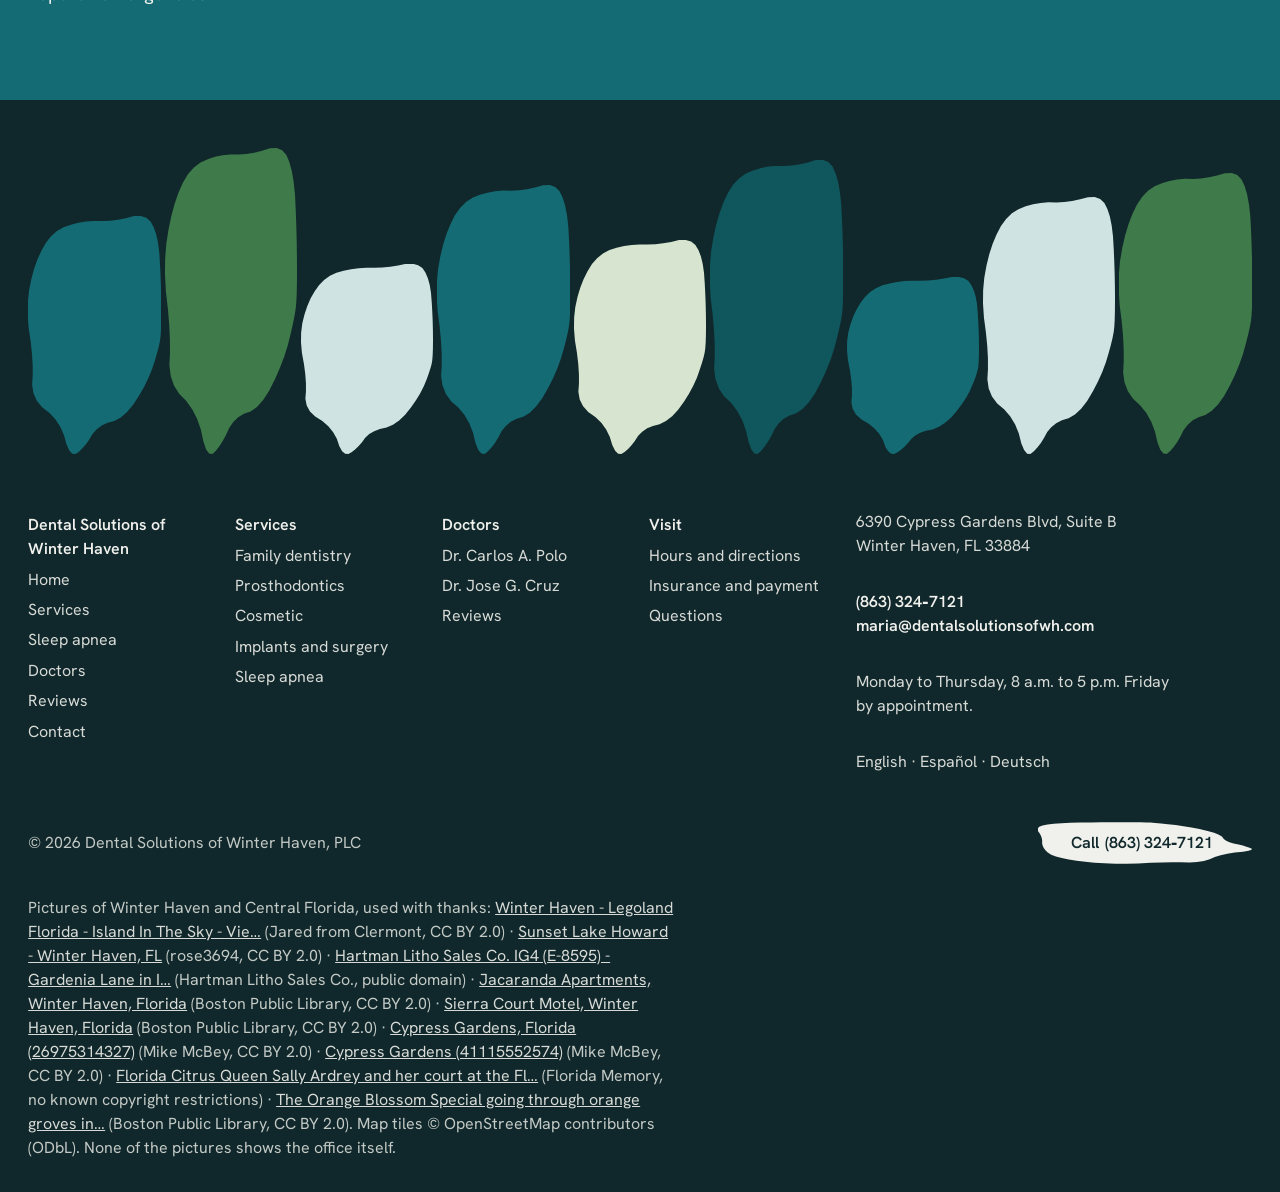
<file: v1/sleep-apnea.html>
<!doctype html>
<html lang="en" data-lang="en">
<head>
<meta charset="utf-8">
<meta name="viewport" content="width=device-width, initial-scale=1">
<title>Sleep apnea treatment · Dental Solutions of Winter Haven</title>
<meta name="description" content="Custom dental sleep devices fitted by a prosthodontist in Winter Haven, FL. A comfortable alternative to CPAP.">
<meta name="theme-color" content="#146b73">
<meta property="og:title" content="Sleep apnea treatment · Dental Solutions of Winter Haven">
<meta property="og:description" content="Custom dental sleep devices fitted by a prosthodontist in Winter Haven, FL. A comfortable alternative to CPAP.">
<meta property="og:type" content="website">
<meta property="og:locale" content="en_US">
<meta property="og:locale:alternate" content="es_US">
<script type="application/ld+json">{"@context": "https://schema.org", "@type": "Dentist", "name": "Dental Solutions of Winter Haven", "url": "https://www.dentalsolutionsofwh.com/", "telephone": "+1-863-324-7121", "email": "maria@dentalsolutionsofwh.com", "address": {"@type": "PostalAddress", "streetAddress": "6390 Cypress Gardens Blvd, Suite B", "addressLocality": "Winter Haven", "addressRegion": "FL", "postalCode": "33884", "addressCountry": "US"}, "geo": {"@type": "GeoCoordinates", "latitude": 27.9825809, "longitude": -81.6782343}, "openingHoursSpecification": [{"@type": "OpeningHoursSpecification", "dayOfWeek": ["Monday", "Tuesday", "Wednesday", "Thursday"], "opens": "08:00", "closes": "17:00"}], "employee": [{"@type": "Person", "name": "Dr. Carlos A. Polo", "jobTitle": "Prosthodontist"}, {"@type": "Person", "name": "Dr. Jose G. Cruz", "jobTitle": "Dentist"}], "knowsLanguage": ["en", "es", "de"], "paymentAccepted": "Cash, Check, Visa, Mastercard, American Express, Discover, CareCredit"}</script>
<script>document.documentElement.classList.add('js');try{var l=localStorage.getItem('dswh-lang');if(l==='es'||l==='en'){document.documentElement.dataset.lang=l;document.documentElement.lang=l;}}catch(e){}</script>
<link rel="preconnect" href="https://fonts.googleapis.com">
<link rel="preconnect" href="https://fonts.gstatic.com" crossorigin>
<link href="https://fonts.googleapis.com/css2?family=Fraunces:opsz,wght@9..144,500;9..144,600&family=Hanken+Grotesk:wght@400;500;600&display=swap" rel="stylesheet">
<link rel="icon" href="data:image/svg+xml,%3Csvg%20xmlns%3D%27http%3A//www.w3.org/2000/svg%27%20viewBox%3D%270%200%2064%2064%27%3E%3Crect%20width%3D%2764%27%20height%3D%2764%27%20fill%3D%27%23f4f1ea%27/%3E%3Cg%20transform%3D%27translate%2814%206%29%20scale%2836%2052%29%27%3E%3Cpath%20d%3D%27M0.9196%200.0230%20L0.9425%200.0464%20L0.9611%200.0760%20L0.9752%200.1117%20L0.9849%200.1534%20L0.9903%200.2012%20L0.9944%200.2499%20L0.9975%200.2996%20L0.9993%200.3502%20L1.0000%200.4017%20L0.9994%200.4450%20L0.9976%200.4800%20L0.9944%200.5068%20L0.9900%200.5255%20L0.9814%200.5485%20L0.9686%200.5760%20L0.9516%200.6079%20L0.9304%200.6443%20L0.9035%200.6810%20L0.8710%200.7181%20L0.8329%200.7555%20L0.7890%200.7934%20L0.7436%200.8236%20L0.6967%200.8462%20L0.6481%200.8613%20L0.5980%200.8688%20L0.5543%200.8802%20L0.5171%200.8955%20L0.4864%200.9147%20L0.4621%200.9378%20L0.4372%200.9578%20L0.4118%200.9749%20L0.3857%200.9890%20L0.3591%201.0000%20L0.3343%200.9986%20L0.3115%200.9849%20L0.2905%200.9587%20L0.2714%200.9201%20L0.2436%200.8853%20L0.2070%200.8543%20L0.1616%200.8270%20L0.1075%200.8035%20L0.0680%200.7762%20L0.0432%200.7448%20L0.0331%200.7096%20L0.0376%200.6705%20L0.0373%200.6268%20L0.0321%200.5787%20L0.0220%200.5262%20L0.0070%200.4691%20L0.0000%200.4145%20L0.0010%200.3624%20L0.0100%200.3128%20L0.0269%200.2657%20L0.0480%200.2221%20L0.0733%200.1821%20L0.1027%200.1456%20L0.1362%200.1127%20L0.1750%200.0853%20L0.2192%200.0635%20L0.2686%200.0472%20L0.3233%200.0364%20L0.3794%200.0285%20L0.4369%200.0233%20L0.4957%200.0209%20L0.5560%200.0213%20L0.6161%200.0195%20L0.6760%200.0154%20L0.7359%200.0091%20L0.7956%200.0005%20L0.8461%200.0000%20L0.8875%200.0075%20Z%27%20fill%3D%27%23146b73%27/%3E%3C/g%3E%3C/svg%3E">
<link rel="stylesheet" href="styles.css">
<style>:root{--lake-mask:url("data:image/svg+xml,<svg%20xmlns='http://www.w3.org/2000/svg'%20viewBox='0%200%201%201'%20preserveAspectRatio='none'><path%20d='M0.9196%200.0230%20L0.9425%200.0464%20L0.9611%200.0760%20L0.9752%200.1117%20L0.9849%200.1534%20L0.9903%200.2012%20L0.9944%200.2499%20L0.9975%200.2996%20L0.9993%200.3502%20L1.0000%200.4017%20L0.9994%200.4450%20L0.9976%200.4800%20L0.9944%200.5068%20L0.9900%200.5255%20L0.9814%200.5485%20L0.9686%200.5760%20L0.9516%200.6079%20L0.9304%200.6443%20L0.9035%200.6810%20L0.8710%200.7181%20L0.8329%200.7555%20L0.7890%200.7934%20L0.7436%200.8236%20L0.6967%200.8462%20L0.6481%200.8613%20L0.5980%200.8688%20L0.5543%200.8802%20L0.5171%200.8955%20L0.4864%200.9147%20L0.4621%200.9378%20L0.4372%200.9578%20L0.4118%200.9749%20L0.3857%200.9890%20L0.3591%201.0000%20L0.3343%200.9986%20L0.3115%200.9849%20L0.2905%200.9587%20L0.2714%200.9201%20L0.2436%200.8853%20L0.2070%200.8543%20L0.1616%200.8270%20L0.1075%200.8035%20L0.0680%200.7762%20L0.0432%200.7448%20L0.0331%200.7096%20L0.0376%200.6705%20L0.0373%200.6268%20L0.0321%200.5787%20L0.0220%200.5262%20L0.0070%200.4691%20L0.0000%200.4145%20L0.0010%200.3624%20L0.0100%200.3128%20L0.0269%200.2657%20L0.0480%200.2221%20L0.0733%200.1821%20L0.1027%200.1456%20L0.1362%200.1127%20L0.1750%200.0853%20L0.2192%200.0635%20L0.2686%200.0472%20L0.3233%200.0364%20L0.3794%200.0285%20L0.4369%200.0233%20L0.4957%200.0209%20L0.5560%200.0213%20L0.6161%200.0195%20L0.6760%200.0154%20L0.7359%200.0091%20L0.7956%200.0005%20L0.8461%200.0000%20L0.8875%200.0075%20Z'%20fill='black'/></svg>");--chev:url("data:image/svg+xml,%3Csvg xmlns=%27http://www.w3.org/2000/svg%27 viewBox=%270 0 16 16%27%3E%3Cpath d=%27M3 6l5 5 5-5%27 fill=%27none%27 stroke=%27%2310282b%27 stroke-width=%272%27/%3E%3C/svg%3E");--chev-light:url("data:image/svg+xml,%3Csvg xmlns=%27http://www.w3.org/2000/svg%27 viewBox=%270 0 16 16%27%3E%3Cpath d=%27M3 6l5 5 5-5%27 fill=%27none%27 stroke=%27%23f4f1ea%27 stroke-width=%272%27/%3E%3C/svg%3E");--coupon-mask:radial-gradient(14px at 46% 0, transparent 97%, #000 100%), radial-gradient(14px at 46% 100%, transparent 97%, #000 100%);--coupon-mask-v:radial-gradient(14px at 0 46%, transparent 97%, #000 100%), radial-gradient(14px at 100% 46%, transparent 97%, #000 100%);}.coupon{-webkit-mask-composite:source-in;mask-composite:intersect;}</style>
</head>
<body>
<svg width="0" height="0" aria-hidden="true" style="position:absolute"><defs><clipPath id="lake" clipPathUnits="objectBoundingBox"><path d="M0.9196 0.0230 L0.9425 0.0464 L0.9611 0.0760 L0.9752 0.1117 L0.9849 0.1534 L0.9903 0.2012 L0.9944 0.2499 L0.9975 0.2996 L0.9993 0.3502 L1.0000 0.4017 L0.9994 0.4450 L0.9976 0.4800 L0.9944 0.5068 L0.9900 0.5255 L0.9814 0.5485 L0.9686 0.5760 L0.9516 0.6079 L0.9304 0.6443 L0.9035 0.6810 L0.8710 0.7181 L0.8329 0.7555 L0.7890 0.7934 L0.7436 0.8236 L0.6967 0.8462 L0.6481 0.8613 L0.5980 0.8688 L0.5543 0.8802 L0.5171 0.8955 L0.4864 0.9147 L0.4621 0.9378 L0.4372 0.9578 L0.4118 0.9749 L0.3857 0.9890 L0.3591 1.0000 L0.3343 0.9986 L0.3115 0.9849 L0.2905 0.9587 L0.2714 0.9201 L0.2436 0.8853 L0.2070 0.8543 L0.1616 0.8270 L0.1075 0.8035 L0.0680 0.7762 L0.0432 0.7448 L0.0331 0.7096 L0.0376 0.6705 L0.0373 0.6268 L0.0321 0.5787 L0.0220 0.5262 L0.0070 0.4691 L0.0000 0.4145 L0.0010 0.3624 L0.0100 0.3128 L0.0269 0.2657 L0.0480 0.2221 L0.0733 0.1821 L0.1027 0.1456 L0.1362 0.1127 L0.1750 0.0853 L0.2192 0.0635 L0.2686 0.0472 L0.3233 0.0364 L0.3794 0.0285 L0.4369 0.0233 L0.4957 0.0209 L0.5560 0.0213 L0.6161 0.0195 L0.6760 0.0154 L0.7359 0.0091 L0.7956 0.0005 L0.8461 0.0000 L0.8875 0.0075 Z"/></clipPath><clipPath id="lake-wide" clipPathUnits="objectBoundingBox"><path d="M0.9196 0.0230 L0.9425 0.0464 L0.9611 0.0760 L0.9752 0.1117 L0.9849 0.1534 L0.9903 0.2012 L0.9944 0.2499 L0.9975 0.2996 L0.9993 0.3502 L1.0000 0.4017 L0.9994 0.4450 L0.9976 0.4800 L0.9944 0.5068 L0.9900 0.5255 L0.9814 0.5485 L0.9686 0.5760 L0.9516 0.6079 L0.9304 0.6443 L0.9035 0.6810 L0.8710 0.7181 L0.8329 0.7555 L0.7890 0.7934 L0.7436 0.8236 L0.6967 0.8462 L0.6481 0.8613 L0.5980 0.8688 L0.5543 0.8802 L0.5171 0.8955 L0.4864 0.9147 L0.4621 0.9378 L0.4372 0.9578 L0.4118 0.9749 L0.3857 0.9890 L0.3591 1.0000 L0.3343 0.9986 L0.3115 0.9849 L0.2905 0.9587 L0.2714 0.9201 L0.2436 0.8853 L0.2070 0.8543 L0.1616 0.8270 L0.1075 0.8035 L0.0680 0.7762 L0.0432 0.7448 L0.0331 0.7096 L0.0376 0.6705 L0.0373 0.6268 L0.0321 0.5787 L0.0220 0.5262 L0.0070 0.4691 L0.0000 0.4145 L0.0010 0.3624 L0.0100 0.3128 L0.0269 0.2657 L0.0480 0.2221 L0.0733 0.1821 L0.1027 0.1456 L0.1362 0.1127 L0.1750 0.0853 L0.2192 0.0635 L0.2686 0.0472 L0.3233 0.0364 L0.3794 0.0285 L0.4369 0.0233 L0.4957 0.0209 L0.5560 0.0213 L0.6161 0.0195 L0.6760 0.0154 L0.7359 0.0091 L0.7956 0.0005 L0.8461 0.0000 L0.8875 0.0075 Z" transform="translate(0 1) rotate(-90)"/></clipPath><symbol id="lk" viewBox="0 0 1 1" preserveAspectRatio="none"><path d="M0.9196 0.0230 L0.9425 0.0464 L0.9611 0.0760 L0.9752 0.1117 L0.9849 0.1534 L0.9903 0.2012 L0.9944 0.2499 L0.9975 0.2996 L0.9993 0.3502 L1.0000 0.4017 L0.9994 0.4450 L0.9976 0.4800 L0.9944 0.5068 L0.9900 0.5255 L0.9814 0.5485 L0.9686 0.5760 L0.9516 0.6079 L0.9304 0.6443 L0.9035 0.6810 L0.8710 0.7181 L0.8329 0.7555 L0.7890 0.7934 L0.7436 0.8236 L0.6967 0.8462 L0.6481 0.8613 L0.5980 0.8688 L0.5543 0.8802 L0.5171 0.8955 L0.4864 0.9147 L0.4621 0.9378 L0.4372 0.9578 L0.4118 0.9749 L0.3857 0.9890 L0.3591 1.0000 L0.3343 0.9986 L0.3115 0.9849 L0.2905 0.9587 L0.2714 0.9201 L0.2436 0.8853 L0.2070 0.8543 L0.1616 0.8270 L0.1075 0.8035 L0.0680 0.7762 L0.0432 0.7448 L0.0331 0.7096 L0.0376 0.6705 L0.0373 0.6268 L0.0321 0.5787 L0.0220 0.5262 L0.0070 0.4691 L0.0000 0.4145 L0.0010 0.3624 L0.0100 0.3128 L0.0269 0.2657 L0.0480 0.2221 L0.0733 0.1821 L0.1027 0.1456 L0.1362 0.1127 L0.1750 0.0853 L0.2192 0.0635 L0.2686 0.0472 L0.3233 0.0364 L0.3794 0.0285 L0.4369 0.0233 L0.4957 0.0209 L0.5560 0.0213 L0.6161 0.0195 L0.6760 0.0154 L0.7359 0.0091 L0.7956 0.0005 L0.8461 0.0000 L0.8875 0.0075 Z"/></symbol></defs></svg>
<a class="skip" href="#main"><span data-l="en">Skip to content</span><span data-l="es">Ir al contenido</span></a>
<header class="top">
  <div class="wrap top-row">
    <a class="wordmark" href="index.html" aria-label="Dental Solutions of Winter Haven, home"><i aria-hidden="true"></i><span><b>Dental Solutions</b><small>of Winter Haven</small></span></a>
    <nav class="menu" id="menu" aria-label="Main"><a href="services.html"><span data-l="en">Services</span><span data-l="es">Servicios</span></a><a href="sleep-apnea.html" aria-current="page"><span data-l="en">Sleep apnea</span><span data-l="es">Apnea del sueño</span></a><a href="doctors.html"><span data-l="en">Doctors</span><span data-l="es">Doctores</span></a><a href="reviews.html"><span data-l="en">Reviews</span><span data-l="es">Opiniones</span></a><a href="contact.html"><span data-l="en">Contact</span><span data-l="es">Contacto</span></a>
      <button class="lang" id="lang" type="button" aria-label="Cambiar idioma / Change language"><span data-l="en">Español</span><span data-l="es">English</span></button>
    </nav>
    <a class="btn" href="contact.html"><span data-l="en">Book a visit</span><span data-l="es">Reservar cita</span></a>
    <button class="burger" id="burger" type="button" aria-expanded="false" aria-controls="menu"><span data-l="en">Menu</span><span data-l="es">Menú</span></button>
  </div>
</header>
<main id="main">
<section class="wrap grid page-head">
  <h1 class="h1" data-rise style="--i:0"><span data-l="en">Sleep without the mask</span><span data-l="es">Dormir sin la máscara</span></h1>
  <p class="lead muted" data-rise style="--i:1"><span data-l="en">A custom dental sleep device, fitted by a prosthodontist, keeps your airway open at night. Far more comfortable than CPAP, no surgery, nothing to plug in.</span><span data-l="es">Un dispositivo dental a medida, ajustado por un prostodoncista, mantiene su vía aérea abierta de noche. Mucho más cómodo que el CPAP, sin cirugía, sin enchufes.</span></p>
  <figure class="pic pic-tall lake shutter drift"><img src="../assets/sunset-lake-howard-winter-haven-fl.jpg" alt="Sunset over Lake Howard, Winter Haven, with a fisherman on a dock" width="1024" height="683"></figure>
</section>

<section class="section night">
  <div class="wrap grid two" data-reveal>
    <div>
      <h2 class="h2"><span data-l="en">What the appliance does</span><span data-l="es">Qué hace el aparato</span></h2>
      <p class="lead muted"><span data-l="en">Obstructive sleep apnea happens when the tongue and soft tissue fall back and close the airway. The appliance holds the lower jaw a few millimetres forward, so the airway stays open and the snoring stops.</span><span data-l="es">La apnea obstructiva ocurre cuando la lengua y el tejido blando caen hacia atrás y cierran la vía aérea. El aparato sostiene la mandíbula unos milímetros hacia adelante, así la vía aérea queda abierta y el ronquido para.</span></p>
      <ul class="lakes" style="margin-top:1.5rem">
        <li><span data-l="en">Two thin custom trays, joined, worn only at night</span><span data-l="es">Dos férulas delgadas a medida, unidas, solo de noche</span></li>
        <li><span data-l="en">Quiet: no pump, no hose, no mask</span><span data-l="es">Silencioso: sin bomba, sin manguera, sin máscara</span></li>
        <li><span data-l="en">Fits in a pocket for travel</span><span data-l="es">Cabe en un bolsillo para viajar</span></li>
        <li><span data-l="en">Adjustable in small steps until it works</span><span data-l="es">Ajustable en pasos pequeños hasta que funcione</span></li>
      </ul>
    </div>
    <div class="tile-art lake" style="background:var(--lake);aspect-ratio:0.7;padding:16%;width:72%;margin-inline:auto"><svg viewBox="0 0 100 100" aria-hidden="true"><path d="M14 36c0-10 8-16 36-16s36 6 36 16-8 14-36 14-36-4-36-14z" fill="#f4f1ea"/><path d="M14 64c0 10 8 16 36 16s36-6 36-16-8-14-36-14-36 4-36 14z" fill="#146b73"/><rect x="20" y="46" width="12" height="8" rx="2" fill="#f4f1ea"/><rect x="68" y="46" width="12" height="8" rx="2" fill="#f4f1ea"/></svg></div>
  </div>
</section>

<section class="section">
  <div class="wrap grid" data-reveal>
    <div class="flow-head">
      <h2 class="h2"><span data-l="en">How it goes</span><span data-l="es">Cómo es el proceso</span></h2>
      <p class="muted"><span data-l="en">Four visits over a few weeks, then once a year.</span><span data-l="es">Cuatro visitas en unas semanas, luego una al año.</span></p>
    </div>
    <div class="flow-steps" style="grid-template-columns:repeat(4,minmax(0,1fr))"><div><h3><span data-l="en">A sleep study</span><span data-l="es">Un estudio del sueño</span></h3><p><span data-l="en">Your physician or a sleep lab confirms obstructive sleep apnea and how severe it is. If you already have a diagnosis, bring it.</span><span data-l="es">Su médico o un laboratorio del sueño confirma la apnea obstructiva y su gravedad. Si ya tiene un diagnóstico, tráigalo.</span></p></div><div><h3><span data-l="en">Impressions</span><span data-l="es">Impresiones</span></h3><p><span data-l="en">Dr. Polo takes digital impressions of your teeth and records how far forward your jaw can comfortably sit.</span><span data-l="es">El Dr. Polo toma impresiones digitales de sus dientes y registra qué tan adelante puede quedar cómodamente su mandíbula.</span></p></div><div><h3><span data-l="en">Fitting</span><span data-l="es">Ajuste</span></h3><p><span data-l="en">The appliance is made for you and fitted in the office. Two thin trays, joined, that you wear only at night.</span><span data-l="es">El aparato se fabrica para usted y se ajusta en el consultorio. Dos férulas delgadas, unidas, que usa solo de noche.</span></p></div><div><h3><span data-l="en">Adjustments</span><span data-l="es">Ajustes</span></h3><p><span data-l="en">Small advances over a few weeks until snoring stops and sleep improves, then a check once a year.</span><span data-l="es">Pequeños avances durante algunas semanas hasta que el ronquido pare y el sueño mejore, y luego una revisión al año.</span></p></div></div>
  </div>
</section>

<section class="section field-surface">
  <div class="wrap grid">
    <div class="faq-head" data-reveal><h2 class="h2"><span data-l="en">Before you ask</span><span data-l="es">Antes de que pregunte</span></h2></div>
    <div class="cards"><details class="card card-1" name="faq" style="--tab:0px" open><summary><span class="tab"><span data-l="en">Who</span><span data-l="es">Quién</span></span><span class="q"><span data-l="en">Who is it for?</span><span data-l="es">¿Para quién es?</span></span></summary><div class="a"><p><span data-l="en">Adults with mild to moderate obstructive sleep apnea, people who snore, and CPAP users who cannot tolerate the mask. Severe apnea usually still needs CPAP; the appliance can sometimes be combined with it.</span><span data-l="es">Adultos con apnea obstructiva leve a moderada, personas que roncan y usuarios de CPAP que no toleran la máscara. La apnea severa suele seguir necesitando CPAP; a veces el aparato se combina con él.</span></p></div></details><details class="card card-2" name="faq" style="--tab:150px"><summary><span class="tab"><span data-l="en">Comfort</span><span data-l="es">Comodidad</span></span><span class="q"><span data-l="en">Is it comfortable?</span><span data-l="es">¿Es cómodo?</span></span></summary><div class="a"><p><span data-l="en">It is custom made from impressions of your own teeth, so it fits like a night guard. Most people stop noticing it within two weeks.</span><span data-l="es">Se hace a medida con impresiones de sus propios dientes, así que se siente como un protector nocturno. La mayoría deja de notarlo en dos semanas.</span></p></div></details><details class="card card-3" name="faq" style="--tab:300px"><summary><span class="tab"><span data-l="en">Cost</span><span data-l="es">Costo</span></span><span class="q"><span data-l="en">Is it covered?</span><span data-l="es">¿Lo cubre el seguro?</span></span></summary><div class="a"><p><span data-l="en">Oral appliances for diagnosed sleep apnea are often covered by medical insurance rather than dental. The front desk will check with your plan before anything is made.</span><span data-l="es">Los aparatos bucales para apnea diagnosticada suelen estar cubiertos por el seguro médico y no el dental. La recepción lo verifica con su plan antes de fabricar nada.</span></p></div></details></div>
  </div>
</section>

<section class="section">
  <div class="wrap grid" data-reveal-pic>
    <div class="strip-head" data-reveal>
      <h2 class="h2"><span data-l="en">Night in Winter Haven</span><span data-l="es">La noche en Winter Haven</span></h2>
      <p><span data-l="en">A town built for sleeping well: quiet streets between the lakes, and a motel postcard that promised “a vacation in itself”.</span><span data-l="es">Un pueblo hecho para dormir bien: calles tranquilas entre los lagos, y una postal de motel que prometía “unas vacaciones en sí mismo”.</span></p>
      <div class="btn-row" style="margin-top:1.5rem"><a class="btn" href="contact.html"><span data-l="en">Ask about the appliance</span><span data-l="es">Preguntar por el aparato</span></a></div>
    </div>
    <div class="strip">
      <figure><figure class="pic lake"><img src="../assets/sierra-court-motel-winter-haven-florida.jpg" alt="Vintage night postcard of the Sierra Court Motel, Winter Haven, under a full moon" width="1024" height="652" loading="lazy"></figure><figcaption><span data-l="en">The Sierra Court Motel by moonlight, 1950s.</span><span data-l="es">El Sierra Court Motel a la luz de la luna, años 50.</span></figcaption></figure>
      <figure><figure class="pic lake"><img src="../assets/hartman-litho-sales-co-ig4-e-8595.jpg" alt="Vintage postcard of Gardenia Lane in Idylwild Gardens, Winter Haven" width="1920" height="1209" loading="lazy"></figure><figcaption><span data-l="en">Gardenia Lane, Idylwild Gardens.</span><span data-l="es">Gardenia Lane, Idylwild Gardens.</span></figcaption></figure>
      <figure><figure class="pic lake"><img src="../assets/jacaranda-apartments-winter-haven-florida.jpg" alt="Vintage postcard of the Jacaranda Apartments, Winter Haven" width="1024" height="646" loading="lazy"></figure><figcaption><span data-l="en">The Jacaranda Apartments, 1940s.</span><span data-l="es">Los Jacaranda Apartments, años 40.</span></figcaption></figure>
    </div>
  </div>
</section>
<section class="section section-tight field on-lake">
  <div class="wrap grid band" data-reveal>
    <div class="band-text">
      <h2 class="h2"><span data-l="en">Tired of the mask?</span><span data-l="es">¿Cansado de la máscara?</span></h2>
      <p><span data-l="en">Call during office hours, or send a message and the front desk will get back to you the next business day. Same‑day times are kept for emergencies.</span><span data-l="es">Llame en horario de oficina o envíe un mensaje y la recepción le responde el siguiente día hábil. Se reservan horas del mismo día para urgencias.</span></p>
    </div>
    <div class="band-actions btn-row">
      <a class="btn btn-citrus" href="contact.html"><span data-l="en">Book a visit</span><span data-l="es">Reservar cita</span></a>
      <a class="btn btn-paper" href="tel:+18633247121"><span data-l="en">Call</span><span data-l="es">Llamar</span> (863) 324‑7121</a>
    </div>
  </div>
</section>
</main>
<footer class="foot">
  <div class="wrap">
    <div class="foot-chain" aria-hidden="true" data-reveal><i style="background:#146b73;height:78%"></i><i style="background:#3f7a4a;height:100%"></i><i style="background:#cfe3e2;height:62%"></i><i style="background:#146b73;height:88%"></i><i style="background:#d7e4cf;height:70%"></i><i style="background:#0f565d;height:96%"></i><i style="background:#146b73;height:58%"></i><i style="background:#cfe3e2;height:84%"></i><i style="background:#3f7a4a;height:92%"></i></div>
    <div class="grid foot-grid" data-reveal>
      <div class="foot-links">
        <div><a href="index.html">Dental Solutions of Winter Haven</a><a href="index.html"><span data-l="en">Home</span><span data-l="es">Inicio</span></a><a href="services.html"><span data-l="en">Services</span><span data-l="es">Servicios</span></a><a href="sleep-apnea.html"><span data-l="en">Sleep apnea</span><span data-l="es">Apnea del sueño</span></a><a href="doctors.html"><span data-l="en">Doctors</span><span data-l="es">Doctores</span></a><a href="reviews.html"><span data-l="en">Reviews</span><span data-l="es">Opiniones</span></a><a href="contact.html"><span data-l="en">Contact</span><span data-l="es">Contacto</span></a></div>
        <div><a href="services.html"><span data-l="en">Services</span><span data-l="es">Servicios</span></a><a href="services.html#general"><span data-l="en">Family dentistry</span><span data-l="es">Odontología familiar</span></a><a href="services.html#prostho"><span data-l="en">Prosthodontics</span><span data-l="es">Prostodoncia</span></a><a href="services.html#cosmetic"><span data-l="en">Cosmetic</span><span data-l="es">Estética</span></a><a href="services.html#implants"><span data-l="en">Implants and surgery</span><span data-l="es">Implantes y cirugía</span></a><a href="sleep-apnea.html"><span data-l="en">Sleep apnea</span><span data-l="es">Apnea del sueño</span></a></div>
        <div><a href="doctors.html"><span data-l="en">Doctors</span><span data-l="es">Doctores</span></a><a href="doctors.html#polo">Dr. Carlos A. Polo</a><a href="doctors.html#cruz">Dr. Jose G. Cruz</a><a href="reviews.html"><span data-l="en">Reviews</span><span data-l="es">Opiniones</span></a></div>
        <div><a href="contact.html"><span data-l="en">Visit</span><span data-l="es">Visita</span></a><a href="contact.html#hours"><span data-l="en">Hours and directions</span><span data-l="es">Horario y cómo llegar</span></a><a href="contact.html#pay"><span data-l="en">Insurance and payment</span><span data-l="es">Seguros y pagos</span></a><a href="contact.html#faq"><span data-l="en">Questions</span><span data-l="es">Preguntas</span></a></div>
      </div>
      <div class="foot-contact">
        <p>6390 Cypress Gardens Blvd, Suite B<br>Winter Haven, FL 33884</p>
        <p><a href="tel:+18633247121">(863) 324‑7121</a><br><a href="mailto:maria@dentalsolutionsofwh.com">maria@dentalsolutionsofwh.com</a></p>
        <p><span data-l="en">Monday to Thursday, 8 a.m. to 5 p.m. Friday by appointment.</span><span data-l="es">Lunes a jueves, 8 a.m. a 5 p.m. Viernes con cita.</span></p>
        <p>English · Español · Deutsch</p>
      </div>
    </div>
    <div class="foot-bottom">
      <span>© 2026 Dental Solutions of Winter Haven, PLC</span>
      <a class="btn btn-paper" href="tel:+18633247121"><span data-l="en">Call</span><span data-l="es">Llamar</span> (863) 324‑7121</a>
    </div>
    <p class="credits"><span data-l="en">Pictures of Winter Haven and Central Florida, used with thanks:</span><span data-l="es">Imágenes de Winter Haven y Florida Central, usadas con agradecimiento:</span> <a href="https://commons.wikimedia.org/w/index.php?curid=78786937" rel="noopener">Winter Haven - Legoland Florida - Island In The Sky - Vie…</a> (Jared from Clermont, CC BY 2.0) · <a href="https://www.flickr.com/photos/9939138@N05/6604422863" rel="noopener">Sunset Lake Howard - Winter Haven, FL</a> (rose3694, CC BY 2.0) · <a href="https://commons.wikimedia.org/wiki/File:Hartman_Litho_Sales_Co._IG4_(E-8595)_-_Gardenia_Lane_in_Idyllwild_Gardens,_Winter_Haven,_Florida_front.jpg" rel="noopener">Hartman Litho Sales Co. IG4 (E-8595) - Gardenia Lane in I…</a> (Hartman Litho Sales Co., public domain) · <a href="https://www.flickr.com/photos/24029425@N06/8102650862" rel="noopener">Jacaranda Apartments, Winter Haven, Florida</a> (Boston Public Library, CC BY 2.0) · <a href="https://www.flickr.com/photos/24029425@N06/8102651428" rel="noopener">Sierra Court Motel, Winter Haven, Florida</a> (Boston Public Library, CC BY 2.0) · <a href="https://commons.wikimedia.org/w/index.php?curid=78922174" rel="noopener">Cypress Gardens, Florida (26975314327)</a> (Mike McBey, CC BY 2.0) · <a href="https://commons.wikimedia.org/w/index.php?curid=78922175" rel="noopener">Cypress Gardens (41115552574)</a> (Mike McBey, CC BY 2.0) · <a href="https://commons.wikimedia.org/wiki/File:Florida_Citrus_Queen_Sally_Ardrey_and_her_court_at_the_Florida_Citrus_Exposition_in_Winter_Haven.jpg" rel="noopener">Florida Citrus Queen Sally Ardrey and her court at the Fl…</a> (Florida Memory, no known copyright restrictions) · <a href="https://www.flickr.com/photos/24029425@N06/7752655736" rel="noopener">The Orange Blossom Special going through orange groves in…</a> (Boston Public Library, CC BY 2.0). <span data-l="en">Map tiles</span><span data-l="es">Mapa</span> © OpenStreetMap contributors (ODbL). <span data-l="en">None of the pictures shows the office itself.</span><span data-l="es">Ninguna imagen muestra el consultorio en sí.</span></p>
  </div>
</footer>
<script src="main.js"></script>
</body>
</html>
</file>
<file: styles.css>
/* Dental Solutions of Winter Haven · version 2: a conventional, practical practice site.
   One typeface (Hanken Grotesk), one primary colour (lake teal), white sections alternating
   with a pale grey-teal, cards with a thin border and a 12px radius, one button system. */

:root {
  --primary: #146b73;
  --primary-dark: #0f565d;
  --primary-light: #e3f0f0;
  --accent: #f08a24;
  --accent-dark: #d9770f;
  --ink: #15282b;
  --text: #2d3d40;
  --muted: #5b6b6e;
  --bg: #ffffff;
  --bg-alt: #f4f7f7;
  --line: #dde5e5;
  --success: #2f7a3e;
  --font: "Hanken Grotesk", system-ui, -apple-system, "Segoe UI", sans-serif;
  --radius: 12px;
  --radius-sm: 8px;
  --shadow: 0 1px 2px rgba(21, 40, 43, 0.06), 0 8px 24px rgba(21, 40, 43, 0.06);
  --wrap: 1180px;
  --gutter: clamp(1rem, 4vw, 2rem);
  --ease: cubic-bezier(0.22, 1, 0.36, 1);
}

*, *::before, *::after { box-sizing: border-box; }
html { -webkit-text-size-adjust: 100%; scroll-behavior: smooth; scroll-padding-top: 5rem; -webkit-tap-highlight-color: transparent; }
@media (prefers-reduced-motion: reduce) { html { scroll-behavior: auto; } }
body { margin: 0; background: var(--bg); color: var(--text); font-family: var(--font); font-size: 1.0625rem; line-height: 1.6; -webkit-font-smoothing: antialiased; }
h1, h2, h3, h4, p, ul, ol, dl, dd, figure, blockquote { margin: 0; }
img, svg { display: block; max-width: 100%; height: auto; }
a { color: var(--primary); }
button, input, select, textarea { font: inherit; color: inherit; }
button, a, summary, [role="button"] { touch-action: manipulation; }
.btn, .burger, .lang, summary, .jump a, .nav a { user-select: none; -webkit-user-select: none; -webkit-touch-callout: none; }
input, select, textarea { font-size: max(16px, 1rem); }
:focus-visible { outline: 3px solid var(--accent); outline-offset: 2px; }
p { text-wrap: pretty; }
p + p { margin-top: 1em; }

[data-l="en"] { display: inline !important; }
[data-l="es"] { display: none !important; }
html[data-lang="es"] [data-l="en"] { display: none !important; }
html[data-lang="es"] [data-l="es"] { display: inline !important; }

.sr { position: absolute; width: 1px; height: 1px; overflow: hidden; clip: rect(0 0 0 0); white-space: nowrap; }
.skip { position: absolute; left: 1rem; top: -4rem; background: var(--primary); color: #fff; padding: 0.5rem 1rem; border-radius: var(--radius-sm); z-index: 100; }
.skip:focus { top: 1rem; }
.wrap { width: min(100% - 2 * var(--gutter), var(--wrap)); margin-inline: auto; }

/* ---------- type ---------- */
h1, h2, h3, h4 { color: var(--ink); font-weight: 700; line-height: 1.15; letter-spacing: -0.015em; text-wrap: balance; }
.h1 { font-size: clamp(2.1rem, 1.4rem + 2.6vw, 3.4rem); line-height: 1.08; }
.h2 { font-size: clamp(1.7rem, 1.25rem + 1.4vw, 2.4rem); }
.h3 { font-size: 1.25rem; }
.lead { font-size: 1.2rem; line-height: 1.55; color: var(--muted); max-width: 62ch; }
.eyebrow { display: inline-block; font-size: 0.875rem; font-weight: 700; letter-spacing: 0.06em; text-transform: uppercase; color: var(--primary); margin-bottom: 0.75rem; }
.muted { color: var(--muted); }
.small { font-size: 0.9375rem; }
.center { text-align: center; }
.center .lead { margin-inline: auto; }

/* ---------- buttons ---------- */
.btn { display: inline-flex; align-items: center; justify-content: center; gap: 0.5em; min-height: 3rem; padding: 0.6rem 1.4rem; border-radius: var(--radius-sm); background: var(--primary); color: #fff; font-weight: 600; text-decoration: none; border: 2px solid var(--primary); cursor: pointer; white-space: nowrap; transition: background-color 150ms ease, border-color 150ms ease, color 150ms ease, transform 120ms var(--ease); }
.btn:active { transform: scale(0.98); }
.btn-outline { background: transparent; color: var(--primary); }
.btn-accent { background: var(--accent); border-color: var(--accent); color: var(--ink); }
.btn-white { background: #fff; border-color: #fff; color: var(--primary); }
.btn-ghost-white { background: transparent; border-color: rgba(255,255,255,0.7); color: #fff; }
.btn-lg { min-height: 3.5rem; padding: 0.8rem 1.8rem; font-size: 1.0625rem; }
.btn-sm { min-height: 2.5rem; padding: 0.35rem 1rem; font-size: 0.9375rem; }
.btn-block { width: 100%; }
.btn svg { width: 1.15em; height: 1.15em; flex: 0 0 auto; }
.btn-row { display: flex; flex-wrap: wrap; gap: 0.75rem; align-items: center; }
.link { font-weight: 600; text-decoration: none; }
.link-arrow::after { content: " →"; }

/* ---------- icons ---------- */
.icon { display: inline-flex; align-items: center; justify-content: center; width: 3.5rem; height: 3.5rem; border-radius: 50%; background: #d9eaea; color: var(--primary); flex: 0 0 auto; }
.icon svg { width: 1.75rem; height: 1.75rem; stroke-width: 2.4; }
.icon-lg { width: 5rem; height: 5rem; }
.icon-lg svg { width: 2.75rem; height: 2.75rem; }
.check { display: inline-block; width: 1.25rem; height: 1.25rem; border-radius: 50%; background: var(--primary); color: #fff; flex: 0 0 auto; margin-top: 0.2rem; }
.check svg { width: 100%; height: 100%; padding: 0.3rem; }
.checks { list-style: none; padding: 0; display: grid; gap: 0.6rem; }
.checks li { display: flex; gap: 0.6rem; align-items: flex-start; }
.checks-2 { grid-template-columns: 1fr 1fr; column-gap: 1.5rem; }
.stars { display: inline-flex; gap: 2px; color: var(--accent); }
.stars svg { width: 1.1rem; height: 1.1rem; }

/* ---------- header ---------- */
.topbar { background: var(--ink); color: #d7dedf; font-size: 0.9375rem; }
.topbar-row { display: flex; flex-wrap: wrap; gap: 0.5rem 1.75rem; align-items: center; min-height: 2.5rem; }
.topbar-row > * { white-space: nowrap; }
@media (min-width: 1281px) { .topbar-row { flex-wrap: nowrap; } }
@media (max-width: 1280px) { .topbar .hide-md { display: none; } .header-phone { display: none; } .header-row { gap: 1rem; } .nav a { padding-inline: 0.6rem; } }
.topbar a { color: #fff; text-decoration: none; font-weight: 600; }
.topbar .spacer { margin-left: auto; }
.topbar .open-now { color: #9fdba7; }
.topbar .open-now.is-closed { color: #d7dedf; }
.lang { background: none; border: 0; padding: 0.2rem 0; font-weight: 600; color: #fff; cursor: pointer; text-decoration: underline; text-underline-offset: 0.2em; }
.header { position: sticky; top: 0; z-index: 50; background: #fff; border-bottom: 1px solid var(--line); }
.header-row { display: flex; align-items: center; gap: 1.5rem; min-height: 4.75rem; }
.logo { display: flex; align-items: center; gap: 0.7rem; text-decoration: none; color: var(--ink); margin-right: auto; }
.logo-mark { width: 2.5rem; height: 2.5rem; border-radius: 10px; background: var(--primary); display: grid; place-items: center; color: #fff; flex: 0 0 auto; }
.logo-mark svg { width: 1.5rem; height: 1.5rem; }
.logo b { display: block; font-size: 1.2rem; line-height: 1.1; letter-spacing: -0.01em; white-space: nowrap; }
.logo small { display: block; font-size: 0.85rem; color: var(--muted); font-weight: 500; }
.nav { display: flex; align-items: center; gap: 0.25rem; }
.nav a { display: block; padding: 0.5rem 0.8rem; border-radius: var(--radius-sm); color: var(--ink); text-decoration: none; font-weight: 600; white-space: nowrap; }
.nav a[aria-current="page"] { color: var(--primary); box-shadow: inset 0 -3px 0 var(--primary); border-radius: 0; }
.header-actions { display: flex; align-items: center; gap: 0.75rem; }
.header-phone { font-weight: 700; color: var(--ink); text-decoration: none; white-space: nowrap; }
.burger { display: none; align-items: center; gap: 0.5rem; background: none; border: 2px solid var(--line); border-radius: var(--radius-sm); padding: 0.5rem 0.8rem; font-weight: 600; cursor: pointer; }

/* ---------- hero ---------- */
.hero { background: var(--bg-alt); padding-block: clamp(2.5rem, 6vw, 5rem); }
.hero-grid { display: grid; grid-template-columns: 1.05fr 1fr; gap: clamp(2rem, 5vw, 4rem); align-items: center; }
.hero .lead { margin-top: 1.25rem; }
.hero .btn-row { margin-top: 1.75rem; }
.hero-badges { display: flex; flex-wrap: wrap; gap: 0.6rem 1.25rem; margin-top: 1.5rem; padding: 0; list-style: none; font-size: 0.9375rem; font-weight: 600; color: var(--ink); }
.hero-badges li { display: flex; align-items: center; gap: 0.5rem; }
.hero-pic { border-radius: var(--radius); overflow: hidden; aspect-ratio: 5 / 4; box-shadow: var(--shadow); background: var(--line); }
.hero-pic img { width: 100%; height: 100%; object-fit: cover; }

/* info strip */
.strip { margin-top: -2.25rem; position: relative; z-index: 2; }
.strip-grid { display: grid; grid-template-columns: repeat(4, 1fr); gap: 1rem; }
.info { background: #fff; border: 1px solid var(--line); border-radius: var(--radius); padding: 1.1rem 1.25rem; display: flex; gap: 0.9rem; align-items: flex-start; box-shadow: var(--shadow); }
.info .icon { display: inline-flex; width: 3rem; height: 3rem; color: var(--primary); font-size: 1rem; }
.info .icon svg { width: 1.5rem; height: 1.5rem; stroke-width: 2.4; }
.info strong { display: block; color: var(--ink); }
.info span, .info a { display: block; font-size: 0.9375rem; color: var(--muted); }
.info a { color: var(--primary); font-weight: 600; text-decoration: none; }
.open-now { font-weight: 600; color: var(--success); }
.open-now.is-closed { color: var(--muted); }

/* ---------- sections ---------- */
.section { padding-block: clamp(3.5rem, 7vw, 5.5rem); }
.section-alt { background: var(--bg-alt); }
.section-head { max-width: 46rem; margin-bottom: 2.5rem; }
.section-head .lead { margin-top: 0.75rem; }
.section-head.center { margin-inline: auto; }
.section-head.split { max-width: none; display: flex; justify-content: space-between; align-items: flex-end; gap: 2rem; }
.section-head.split > div { max-width: 46rem; }

.grid-2 { display: grid; grid-template-columns: repeat(2, 1fr); gap: 1.5rem; }
.grid-3 { display: grid; grid-template-columns: repeat(3, 1fr); gap: 1.5rem; }
.grid-4 { display: grid; grid-template-columns: repeat(4, 1fr); gap: 1.5rem; }
.two-col { display: grid; grid-template-columns: 1fr 1fr; gap: clamp(2rem, 5vw, 4rem); align-items: center; }
.two-col-start { align-items: start; }

.card { background: #fff; border: 1px solid var(--line); border-radius: var(--radius); padding: 1.75rem; }
.card-link { display: block; color: inherit; text-decoration: none; transition: border-color 150ms ease, box-shadow 150ms ease, transform 150ms var(--ease); }
.card .icon { margin-bottom: 1.1rem; width: 4rem; height: 4rem; }
.card .icon svg { width: 2.25rem; height: 2.25rem; }
.card h3 { margin-bottom: 0.5rem; }
.card p { color: var(--muted); }
.card .link { display: inline-block; margin-top: 1rem; }
.card-pad-lg { padding: 2.25rem; }

/* feature rows */
.feature { display: flex; gap: 1rem; align-items: flex-start; }
.feature h3 { font-size: 1.125rem; margin-bottom: 0.3rem; }
.feature p { color: var(--muted); font-size: 1rem; }

/* steps */
.steps { display: grid; grid-template-columns: repeat(3, 1fr); gap: 1.5rem; counter-reset: step; }
.steps-4 { grid-template-columns: repeat(4, 1fr); }
.step { background: #fff; border: 1px solid var(--line); border-radius: var(--radius); padding: 1.75rem; counter-increment: step; }
.step::before { content: counter(step); display: grid; place-items: center; width: 2.5rem; height: 2.5rem; border-radius: 50%; background: var(--primary); color: #fff; font-weight: 700; margin-bottom: 1rem; }
.step h3 { font-size: 1.125rem; margin-bottom: 0.4rem; }
.step p { color: var(--muted); font-size: 1rem; }

/* doctors */
.doctor { display: grid; grid-template-columns: 180px 1fr; gap: 1.5rem; align-items: start; }
.doctor-photo { aspect-ratio: 4 / 5; border-radius: var(--radius); background: var(--primary-light); display: grid; place-items: center; text-align: center; color: var(--primary); padding: 1rem; }
.doctor-photo b { font-size: 2.25rem; font-weight: 700; letter-spacing: -0.02em; }
.doctor-photo span { display: block; font-size: 0.8125rem; color: var(--muted); margin-top: 0.4rem; }
.doctor h3 { font-size: 1.35rem; margin-bottom: 0.2rem; }
.doctor .role { color: var(--primary); font-weight: 600; margin-bottom: 0.75rem; }
.doctor p { color: var(--muted); }
.doctor .tags { display: flex; flex-wrap: wrap; gap: 0.5rem; margin-top: 1rem; padding: 0; list-style: none; }
.tag { display: inline-block; padding: 0.25rem 0.7rem; border-radius: 999px; background: var(--primary-light); color: var(--primary); font-size: 0.875rem; font-weight: 600; }
.doctor-page { grid-template-columns: 260px 1fr; gap: 2.5rem; }
.doctor-page h2 { margin-bottom: 0.25rem; }
.doctor-page .checks { margin-top: 1.25rem; }

/* reviews */
.review { display: flex; flex-direction: column; gap: 0.9rem; }
.review p { color: var(--text); font-size: 1.0625rem; }
.review footer { margin-top: auto; font-weight: 600; color: var(--ink); font-size: 0.9375rem; }
.review footer span { display: block; font-weight: 400; color: var(--muted); }
.rating { display: flex; align-items: center; gap: 1.5rem; flex-wrap: wrap; }
.rating .big { font-size: 3.5rem; font-weight: 700; color: var(--ink); line-height: 1; letter-spacing: -0.03em; }
.rating .stars svg { width: 1.5rem; height: 1.5rem; }

/* cta band */
.band { background: var(--primary); color: #fff; }
.band h2 { color: #fff; }
.band p { color: #d9e9e9; margin-top: 0.5rem; max-width: 56ch; }
.band-row { display: flex; justify-content: space-between; align-items: center; gap: 2rem; flex-wrap: wrap; }

/* page header */
.page-head { background: var(--bg-alt); padding-block: clamp(2.5rem, 5vw, 4rem); border-bottom: 1px solid var(--line); }
.page-head .lead { margin-top: 1rem; }
.crumbs { font-size: 0.9375rem; color: var(--muted); margin-bottom: 0.75rem; }
.crumbs a { color: var(--muted); text-decoration: none; }

/* jump nav */
.jump { display: flex; flex-wrap: wrap; gap: 0.5rem; margin-top: 1.5rem; }
.jump a { display: inline-block; padding: 0.4rem 0.9rem; border-radius: 999px; border: 1px solid var(--line); background: #fff; color: var(--ink); text-decoration: none; font-weight: 600; font-size: 0.9375rem; }

/* service sections */
.service { display: grid; grid-template-columns: 1fr 1fr; gap: clamp(2rem, 5vw, 4rem); align-items: center; }
.service-art { background: var(--primary-light); border-radius: var(--radius); aspect-ratio: 4 / 3; display: grid; place-items: center; padding: 12%; }
.service-art svg { width: 100%; height: 100%; max-width: 260px; }
.service .checks { margin-top: 1.25rem; }
.service .btn-row { margin-top: 1.5rem; }

/* facts */
.facts { display: grid; gap: 1rem; }
.facts div { display: grid; grid-template-columns: 7rem 1fr; gap: 0.25rem 1rem; }
.facts dt { font-weight: 700; color: var(--ink); }
.facts dd a { font-weight: 600; text-decoration: none; }
.hours { width: 100%; border-collapse: collapse; }
.hours td { padding: 0.45rem 0; border-bottom: 1px solid var(--line); }
.hours td:last-child { text-align: right; font-weight: 600; color: var(--ink); white-space: nowrap; padding-left: 1rem; }
.hours tr:last-child td { border-bottom: 0; }

/* map */
.tilemap { aspect-ratio: 4 / 3; overflow: hidden; position: relative; background: var(--line); border-radius: var(--radius); border: 1px solid var(--line); }
.tilemap-grid { display: grid; grid-template-columns: repeat(4, 1fr); position: absolute; inset: 0; width: 100%; height: 100%; }
.tilemap-grid img { width: 100%; height: 100%; object-fit: cover; }
.tilemap-pin { position: absolute; width: 30px; height: 30px; transform: translate(-50%, -100%); color: var(--primary); }
.tilemap-pin svg { width: 100%; height: 100%; filter: drop-shadow(0 2px 2px rgba(0,0,0,0.3)); }

/* form */
.form-grid { display: grid; gap: 1rem; }
.form-grid label { display: block; font-weight: 600; color: var(--ink); margin-bottom: 0.35rem; }
.form-grid select { cursor: pointer; }
.form-grid input, .form-grid select, .form-grid textarea { width: 100%; min-height: 3rem; padding: 0.65rem 0.9rem; border: 1px solid #c7d2d2; border-radius: var(--radius-sm); background: #fff; }
.form-grid input:focus, .form-grid select:focus, .form-grid textarea:focus { outline: 2px solid var(--primary); outline-offset: 0; border-color: var(--primary); }
.form-grid textarea { min-height: 7rem; resize: vertical; }
.form-grid .row-2 { display: grid; grid-template-columns: 1fr 1fr; gap: 1rem; }
.form-note { font-size: 0.9375rem; color: var(--muted); margin-top: 0.75rem; }

/* lake tool */
.lake-tool select { cursor: pointer; width: 100%; min-height: 3rem; padding: 0.65rem 0.9rem; border: 1px solid #c7d2d2; border-radius: var(--radius-sm); background: #fff; }
.lake-result { margin-top: 1rem; padding: 1rem 1.25rem; background: var(--primary-light); border-radius: var(--radius-sm); min-height: 4.5rem; }
.lake-result strong { display: block; color: var(--ink); font-size: 1.25rem; }
.lake-result span { color: var(--muted); font-size: 0.9375rem; }

/* faq accordion */
.faq { border: 1px solid var(--line); border-radius: var(--radius); background: #fff; }
.faq + .faq { margin-top: 0.75rem; }
.faq summary { list-style: none; cursor: pointer; padding: 1.1rem 3rem 1.1rem 1.4rem; font-weight: 700; color: var(--ink); position: relative; }
.faq summary::-webkit-details-marker { display: none; }
.faq summary::after { content: "+"; position: absolute; right: 1.25rem; top: 50%; transform: translateY(-50%); width: 1.6rem; height: 1.6rem; display: grid; place-items: center; border-radius: 50%; background: var(--primary-light); color: var(--primary); font-weight: 700; }
.faq[open] summary::after { content: "−"; }
.faq .answer { padding: 0 1.4rem 1.25rem; color: var(--text); max-width: 70ch; }

/* payment chips */
.chips { display: flex; flex-wrap: wrap; gap: 0.6rem; margin-top: 1rem; padding: 0; list-style: none; }
.chips li { padding: 0.5rem 1rem; border: 1px solid var(--line); border-radius: var(--radius-sm); background: #fff; font-weight: 600; color: var(--ink); }

/* location picture */
.place { border-radius: var(--radius); overflow: hidden; aspect-ratio: 4 / 3; background: var(--line); }
.place img { width: 100%; height: 100%; object-fit: cover; }
.caption { font-size: 0.875rem; color: var(--muted); margin-top: 0.5rem; }

/* ---------- footer ---------- */
.footer { background: var(--ink); color: #c9d2d3; padding-top: 3.5rem; font-size: 0.9375rem; }
.footer a { color: #fff; text-decoration: none; }
.footer-grid { display: grid; grid-template-columns: 1.4fr 1fr 1fr 1.2fr; gap: 2rem; }
.footer h4 { color: #fff; font-size: 1rem; margin-bottom: 0.9rem; }
.footer ul { list-style: none; padding: 0; display: grid; gap: 0.45rem; }
.footer .logo { color: #fff; margin-bottom: 1rem; }
.footer .logo small { color: #c9d2d3; }
.footer-bottom { margin-top: 2.5rem; padding: 1.25rem 0; border-top: 1px solid rgba(255,255,255,0.12); display: flex; justify-content: space-between; gap: 1rem; flex-wrap: wrap; font-size: 0.875rem; color: #9aa6a8; }
.credits { font-size: 0.8125rem; color: #8a9799; margin-top: 1.5rem; line-height: 1.5; }
.credits a { color: #b7c1c2; }


/* hover only where a real pointer exists (touch devices keep :active feedback) */
@media (hover: hover) and (pointer: fine) {
  .btn:hover { background: var(--primary-dark); border-color: var(--primary-dark); }
  .btn-outline:hover { background: var(--primary-light); border-color: var(--primary); }
  .btn-accent:hover { background: var(--accent-dark); border-color: var(--accent-dark); }
  .btn-white:hover { background: var(--primary-light); border-color: var(--primary-light); }
  .btn-ghost-white:hover { background: rgba(255,255,255,0.12); border-color: #fff; }
  .link:hover { text-decoration: underline; }
  .nav a:hover { background: var(--primary-light); color: var(--primary); }
  .card-link:hover { border-color: var(--primary); box-shadow: var(--shadow); transform: translateY(-2px); }
  .crumbs a:hover { color: var(--primary); }
  .jump a:hover { border-color: var(--primary); color: var(--primary); }
  .footer a:hover { text-decoration: underline; }
}

/* ---------- motion ---------- */
@media (prefers-reduced-motion: no-preference) {
  .js [data-reveal] { opacity: 0; transform: translateY(14px); transition: opacity 500ms var(--ease), transform 600ms var(--ease); }
  .js [data-reveal].is-in { opacity: 1; transform: none; }
}

/* ---------- tablet ---------- */
@media (max-width: 1100px) {
  .nav { display: none; position: absolute; top: 100%; left: 0; right: 0; background: #fff; border-bottom: 1px solid var(--line); padding: 0.75rem var(--gutter) 1rem; flex-direction: column; align-items: stretch; box-shadow: var(--shadow); }
  .nav.is-open { display: flex; }
  .nav a[aria-current="page"] { box-shadow: none; background: var(--primary-light); border-radius: var(--radius-sm); }
  .burger { display: inline-flex; }
  .header-phone { display: none; }
  .strip-grid { grid-template-columns: repeat(2, 1fr); }
  .grid-3, .grid-4 { grid-template-columns: repeat(2, 1fr); }
  .steps, .steps-4 { grid-template-columns: repeat(2, 1fr); }
  .footer-grid { grid-template-columns: 1fr 1fr; }
}

/* ---------- phone ---------- */
@media (max-width: 720px) {
  body { font-size: 1rem; }
  .topbar-row { gap: 0.25rem 1rem; font-size: 0.875rem; }
  .topbar .hide-sm { display: none; }
  .header-actions .btn { min-height: 2.6rem; padding: 0.35rem 0.8rem; font-size: 0.9375rem; }
  .header-row { gap: 0.75rem; min-height: 4rem; }
  .logo { gap: 0.5rem; }
  .logo-mark { width: 2.1rem; height: 2.1rem; }
  .logo b { font-size: 1.05rem; }
  .logo small { display: none; }
  .topbar-row > * { white-space: normal; }
  .hero-grid, .two-col, .service, .grid-2, .form-grid .row-2 { grid-template-columns: 1fr; }
  .hero-pic { order: -1; aspect-ratio: 16 / 10; }
  .strip { margin-top: 1.5rem; }
  .strip-grid, .grid-3, .grid-4, .steps, .steps-4 { grid-template-columns: 1fr; }
  .section-head.split { flex-direction: column; align-items: flex-start; }
  .doctor, .doctor-page { grid-template-columns: 1fr; }
  .doctor-photo { max-width: 200px; }
  .checks-2 { grid-template-columns: 1fr; }
  .band-row { flex-direction: column; align-items: flex-start; }
  .footer-grid { grid-template-columns: 1fr; }
  .facts div { grid-template-columns: 1fr; }
  .service-art { order: -1; aspect-ratio: 16 / 9; padding: 6%; }
}
</file>
<file: v1/styles.css>
/* Dental Solutions of Winter Haven
   One motif: the outline of Lake Eloise, the lake behind the office on Cypress Gardens Blvd.
   It is the hero shape, the mask of every photograph, the button, the bullet and the footer.
   Two faces: Fraunces for headings, Hanken Grotesk for text. Paper ground, lake-teal accent. */

:root {
  --bg: #f0f0ec;
  --surface: #e6e6e1;
  --surface-2: #d8d8d2;
  --ink: #10282b;
  --muted: #3b4c50;
  --lake: #146b73;
  --lake-deep: #0f565d;
  --lake-pale: #cfe3e2;
  --cypress: #3f7a4a;
  --cypress-pale: #d7e4cf;
  --citrus: #f08a24;
  --on-lake: #f3f3f1;

  --display: "Fraunces", Georgia, "Times New Roman", serif;
  --text: "Hanken Grotesk", system-ui, -apple-system, "Segoe UI", sans-serif;

  --step-small: 1rem;
  --step-sub: 1.375rem;
  --step-body: clamp(1.0625rem, 1rem + 0.25vw, 1.1875rem);
  --step-lead: clamp(1.25rem, 1.1rem + 0.7vw, 1.625rem);
  --step-head: clamp(2rem, 1.3rem + 3.2vw, 4rem);
  --step-hero: clamp(3.25rem, 6.4vw, 6.25rem);

  --margin: clamp(1rem, 2.2vw, 2rem);
  --gutter: clamp(0.75rem, 1.4vw, 1.5rem);
  --section: clamp(6rem, 12vw, 13rem);

  --ease-out: cubic-bezier(0.22, 1, 0.36, 1);
  --ease-in-out: cubic-bezier(0.76, 0, 0.24, 1);
  --ease-soft: cubic-bezier(0.33, 1, 0.68, 1);
  --t-press: 140ms;
  --t-hover: 180ms;
  --t-ui: 240ms;
  --t-reveal: 800ms;
}

*, *::before, *::after { box-sizing: border-box; }
html { -webkit-text-size-adjust: 100%; scroll-behavior: smooth; }
@media (prefers-reduced-motion: reduce) { html { scroll-behavior: auto; } }
body { margin: 0; background: var(--bg); color: var(--ink); font-family: var(--text); font-size: var(--step-body); line-height: 1.5; -webkit-font-smoothing: antialiased; overflow-x: clip; }
h1, h2, h3, h4, p, ul, ol, dl, dd, figure, blockquote { margin: 0; }
img, svg, video { display: block; max-width: 100%; height: auto; }
a { color: inherit; }
button, input, select, textarea { font: inherit; color: inherit; }
option { font-size: var(--step-body); }
:focus-visible { outline: 3px solid var(--citrus); outline-offset: 3px; }
::selection { background: var(--lake-pale); }
p { text-wrap: pretty; }
p + p { margin-top: 1em; }

/* the two languages */
[data-l] { display: inline; }
[data-l="es"] { display: none; }
html[data-lang="es"] [data-l="en"] { display: none; }
html[data-lang="es"] [data-l="es"] { display: inline; }

.sr { position: absolute; width: 1px; height: 1px; overflow: hidden; clip: rect(0 0 0 0); white-space: nowrap; }
.skip { position: absolute; left: var(--margin); top: -4rem; background: var(--lake); color: var(--on-lake); padding: 0.5rem 1rem; z-index: 100; }
.skip:focus { top: 1rem; }

.wrap { padding-inline: var(--margin); }
.grid { display: grid; grid-template-columns: repeat(12, minmax(0, 1fr)); column-gap: var(--gutter); }

/* ---------- type ---------- */
.display, h1, h2, h3 { font-family: var(--display); font-weight: 500; font-variation-settings: "opsz" 144; letter-spacing: -0.03em; line-height: 0.98; text-wrap: balance; }
.h1 { font-size: var(--step-hero); line-height: 0.95; }
.h2 { font-size: var(--step-head); }
.h3 { font-size: var(--step-lead); letter-spacing: -0.015em; line-height: 1.15; }
.lead { font-size: var(--step-lead); line-height: 1.35; max-width: 34ch; text-wrap: pretty; }
.lead.muted { color: var(--ink); }
.small { font-size: var(--step-small); }
.muted { color: var(--muted); }
.measure { max-width: 62ch; }
.statement { font-family: var(--display); font-weight: 500; font-variation-settings: "opsz" 72; letter-spacing: -0.02em; line-height: 1.15; font-size: clamp(1.5rem, 1rem + 1.7vw, 2.25rem); text-wrap: pretty; }

/* ---------- the motif ---------- */
.lake { clip-path: url(#lake); }
.lake-wide { clip-path: url(#lake-wide); }
.pic { position: relative; overflow: hidden; background: var(--surface-2); }
.pic img { width: 100%; height: 100%; object-fit: cover; }
.pic-tall { aspect-ratio: 0.7; }
.pic-square { aspect-ratio: 1; }

/* bullets are small lakes */
.lakes { list-style: none; padding: 0; }
.lakes li { position: relative; padding-left: 1.6em; }
.lakes li + li { margin-top: 0.45em; }
.lakes li::before { content: ""; position: absolute; left: 0; top: 0.28em; width: 0.9em; height: 0.9em; background: var(--lake); -webkit-mask: var(--lake-mask) center / contain no-repeat; mask: var(--lake-mask) center / contain no-repeat; }
.on-lake .lakes li::before { background: var(--citrus); }

/* ---------- buttons ---------- */
.btn { display: inline-flex; align-items: center; justify-content: center; gap: 0.35em; min-height: 3.25rem; padding: 0.55rem 2.4rem 0.6rem 2.1rem; background: var(--lake); color: var(--on-lake); font-weight: 600; text-decoration: none; white-space: nowrap; cursor: pointer; border: 0; clip-path: url(#lake-wide); transition: transform var(--t-press) var(--ease-out), background-color var(--t-hover) ease, color var(--t-hover) ease; }
.btn:active { transform: scale(0.97); }
.btn:focus-visible { outline: 0; background: var(--ink); color: var(--bg); }
.btn-paper { background: var(--bg); color: var(--ink); }
.btn-paper:focus-visible { background: var(--ink); color: var(--bg); }
.btn-citrus { background: var(--citrus); color: var(--ink); }
.btn-citrus:focus-visible { background: var(--ink); color: var(--bg); }
.btn-ink { background: var(--ink); color: var(--bg); }
.btn-ink:focus-visible { background: var(--citrus); color: var(--ink); }
@media (hover: hover) and (pointer: fine) {
  .btn:hover { background: var(--lake-deep); }
  .btn-paper:hover { background: var(--lake-pale); }
  .btn-citrus:hover { background: #e07a16; }
  .btn-ink:hover { background: var(--lake-deep); color: var(--on-lake); }
}
.btn-row { display: flex; flex-wrap: wrap; gap: 0.75rem 1rem; align-items: center; }
.textlink { color: var(--lake); font-weight: 600; text-decoration: underline; text-decoration-color: transparent; text-underline-offset: 0.2em; text-decoration-thickness: 0.07em; transition: text-decoration-color var(--t-hover) ease; }
.on-lake .textlink { color: var(--on-lake); }
@media (hover: hover) and (pointer: fine) { .textlink:hover { text-decoration-color: currentColor; } }

/* ---------- header ---------- */
.top { position: sticky; top: 0; z-index: 50; background: var(--bg); }
.top-row { display: flex; align-items: center; gap: 1.5rem; min-height: 4.5rem; }
.wordmark { display: flex; align-items: center; gap: 0.6rem; text-decoration: none; margin-right: auto; }
.wordmark i { display: block; width: 1.1rem; height: 1.55rem; background: var(--lake); -webkit-mask: var(--lake-mask) center / contain no-repeat; mask: var(--lake-mask) center / contain no-repeat; }
.wordmark span { display: block; }
.wordmark b { display: block; font-family: var(--display); font-weight: 600; font-size: var(--step-sub); letter-spacing: -0.02em; line-height: 1; }
.wordmark small { display: block; font-family: var(--display); font-weight: 500; font-size: var(--step-small); color: var(--muted); letter-spacing: 0; margin-top: 0.15rem; }
.menu { display: flex; align-items: center; gap: 1.5rem; }
.menu a { text-decoration: none; font-weight: 500; white-space: nowrap; }
.menu a[aria-current="page"] { color: var(--lake); font-weight: 600; }
.lang { background: none; border: 0; padding: 0.3rem 0; font-weight: 600; color: var(--lake); cursor: pointer; }
.burger { display: none; background: none; border: 0; font-weight: 600; padding: 0.5rem 0; cursor: pointer; }

/* ---------- hero ---------- */
.hero { position: relative; min-height: 100svh; display: grid; align-items: center; overflow: hidden; }
.hero-text { position: relative; z-index: 2; grid-column: 1 / 7; padding-left: calc(8vw - var(--margin)); padding-block: clamp(2rem, 6vh, 5rem); }
.hero .h1 { max-width: 10ch; }
.hero .lead { margin-top: 1.5rem; font-size: var(--step-body); line-height: 1.5; max-width: 40ch; }
.hero .btn-row { margin-top: 2rem; }
.hero-note { margin-top: 2.25rem; max-width: 36ch; }
.hero-shape { position: absolute; top: -18vh; left: 50%; height: 142vh; aspect-ratio: 0.7; z-index: 1; }
.hero-shape img { width: 100%; height: 100%; object-fit: cover; object-position: 50% 45%; }
.hero-pair { position: absolute; top: 28vh; left: 42%; height: 95vh; aspect-ratio: 0.7; background: var(--cypress); z-index: 0; }

/* ---------- sections ---------- */
.section { padding-block: var(--section); }
.section-tight { padding-block: calc(var(--section) * 0.6); }
.field { background: var(--lake); color: var(--on-lake); }
.field-surface { background: var(--surface); }
.on-lake { color: var(--on-lake); }
.on-lake .muted { color: #dbe9e8; }

/* statement with inline thumbnails */
.statement-block { max-width: 64vw; margin-inline: auto; text-align: center; padding-block: 18vh; }
.statement-block .statement { font-size: clamp(1.5rem, 1.1rem + 1.6vw, 2.25rem); }
.inl { display: inline-block; width: 1.2em; height: 0.85em; vertical-align: -0.1em; margin-inline: 0.12em; overflow: hidden; clip-path: url(#lake-wide); background: var(--surface-2); }
.inl img { width: 100%; height: 100%; object-fit: cover; }

/* services: specimens on colour tiles */
.spec { grid-template-rows: auto; }
.spec-head { grid-column: 1 / 4; }
.spec-head p { margin-top: 1rem; max-width: 30ch; color: var(--ink); }
.spec-head .btn-row { margin-top: 1.75rem; }
.tiles { grid-column: 4 / 13; display: grid; grid-template-columns: repeat(4, minmax(0, 1fr)); gap: 2.75rem 10px; }
.tile { text-decoration: none; color: inherit; }
.tile-art { aspect-ratio: 4 / 5; display: grid; place-items: center; padding: 14%; }
.tile-wide { grid-column: span 2; }
.tile-wide .tile-art { aspect-ratio: 8 / 5; padding: 8% 20%; }
.tile-art svg { width: 100%; height: 100%; }
.tile-a { background: var(--lake-pale); }
.tile-b { background: var(--surface); }
.tile-c { background: var(--cypress-pale); }
.tile h3 { font-family: var(--text); font-weight: 600; font-size: var(--step-sub); letter-spacing: -0.01em; margin-top: 0.9rem; }
.tile p { color: var(--muted); font-size: var(--step-small); margin-top: 0.25rem; max-width: 28ch; }
@media (hover: hover) and (pointer: fine) { .tile:hover h3 { color: var(--lake); } }

/* about: inset panel, shaped portrait */
.panel { margin-inline: 20px; background: var(--lake-deep); color: var(--on-lake); min-height: 110svh; position: relative; overflow: hidden; display: grid; grid-template-columns: repeat(12, minmax(0, 1fr)); column-gap: var(--gutter); padding: 56px; }
.panel-head { grid-column: 1 / 7; }
.panel-head .h2 { color: #fff; max-width: 12ch; }
.panel-portrait { position: absolute; left: 56px; bottom: -12%; width: 36vw; aspect-ratio: 0.7; }
.panel-text { grid-column: 8 / 13; display: grid; gap: 64px; align-content: start; max-width: 340px; }
.panel-text h3 { font-family: var(--text); font-weight: 600; font-size: var(--step-sub); letter-spacing: -0.01em; }
.panel-text p { margin-top: 0.6rem; color: #e3eeed; }
.panel-text .btn-row { margin-top: -16px; }

/* proof: large marks on tiles */
.board { display: grid; grid-template-columns: repeat(4, minmax(0, 1fr)); gap: 8px; }
.board > * { min-width: 0; }
.mark { aspect-ratio: 3 / 2; background: var(--surface); padding: 24px; display: flex; flex-direction: column; justify-content: space-between; }
.mark-head { grid-column: span 2; background: var(--lake); color: var(--on-lake); }
.mark-head .h2 { color: #fff; max-width: 12ch; }
.mark blockquote p { font-family: var(--display); font-variation-settings: "opsz" 48; font-weight: 500; letter-spacing: -0.015em; font-size: var(--step-sub); line-height: 1.25; text-wrap: pretty; }
.mark footer { font-size: var(--step-small); color: var(--muted); margin-top: 1rem; }
.mark-fact { background: var(--lake-pale); }
.mark-fact .big { font-family: var(--display); font-weight: 600; font-size: var(--step-lead); letter-spacing: -0.02em; line-height: 1.1; }
.mark-fact .note { font-size: var(--step-small); color: var(--muted); }
.mark-pic { padding: 0; }
.mark-pic img { width: 100%; height: 100%; object-fit: cover; }
.mark-cypress { background: var(--cypress-pale); }

/* how it works: many into one */
.flow-head { grid-column: 1 / 5; }
.flow-head p { margin-top: 1rem; max-width: 36ch; color: var(--ink); }
.flow-diagram { grid-column: 1 / 13; margin-top: 3rem; }
.flow-diagram svg { width: 100%; height: auto; }
.flow-diagram .vertical { display: none; }
.flow-steps { grid-column: 1 / 13; display: grid; grid-template-columns: repeat(3, minmax(0, 1fr)); gap: var(--gutter); margin-top: 2rem; }
.flow-steps h3 { font-family: var(--text); font-weight: 600; font-size: var(--step-sub); }
.flow-steps p { margin-top: 0.4rem; max-width: 34ch; }

/* the chain (live thing) */
.chain { position: relative; overflow: hidden; }
.chain-text { grid-column: 1 / 5; align-self: center; }
.chain-text .h2 { color: #fff; max-width: 12ch; }
.chain-text p { margin-top: 1rem; max-width: 36ch; }
.chain-pick { margin-top: 1.75rem; display: grid; gap: 0.75rem; max-width: 24rem; }
.chain-pick label { font-weight: 600; }
.chain-pick select { -webkit-appearance: none; appearance: none; width: 100%; min-height: 3.25rem; padding: 0.6rem 3rem 0.6rem 1.1rem; background: var(--on-lake) var(--chev) no-repeat right 1rem center / 1rem; color: var(--ink); border: 0; cursor: pointer; }
.chain-result { margin-top: 1.5rem; min-height: 5.5rem; }
.chain-result strong { display: block; font-family: var(--display); font-weight: 500; font-size: 2.25rem; letter-spacing: -0.02em; line-height: 1.05; }
.chain-result span { display: block; margin-top: 0.4rem; color: #dbe9e8; }
.chain-map { grid-column: 5 / 13; }
.chain-map svg { width: 100%; height: auto; }
.chain-map path { fill: #7fb8b6; transition: fill var(--t-ui) ease; }
.chain-map path.is-near { fill: #a9d3d1; }
.chain-map path.is-picked { fill: var(--citrus); }
.chain-map .office { fill: var(--on-lake); }
.chain-map .office-ring { fill: none; stroke: var(--on-lake); stroke-width: 6; opacity: 0.55; }
.chain-map text { font-family: var(--text); font-weight: 600; font-size: 26px; fill: var(--on-lake); }
.chain-note { margin-top: 1rem; color: #dbe9e8; font-size: var(--step-small); }

/* three pictures of the town */
.strip { grid-column: 1 / 13; display: grid; grid-template-columns: 5fr 3fr 4fr; gap: var(--gutter); align-items: end; }
.strip figure .pic { aspect-ratio: 0.7; }
.strip figure:nth-child(2) .pic { aspect-ratio: 0.7; margin-bottom: 18%; }
.strip figure:nth-child(3) .pic { aspect-ratio: 0.7; margin-bottom: 36%; }
.strip figcaption { margin-top: 0.75rem; font-size: var(--step-small); color: var(--ink); max-width: 30ch; }
.strip-head { grid-column: 1 / 7; margin-bottom: 3rem; }
.two .pic-inline { width: 62%; margin-top: 2.5rem; aspect-ratio: 0.7; }
.strip-head p { margin-top: 1rem; max-width: 46ch; }

/* faq: tabbed index cards */
.faq-head { grid-column: 3 / 11; }
.faq-head p { margin-top: 1rem; max-width: 50ch; }
.cards { grid-column: 3 / 11; margin-top: 3rem; }
.card { --tab: 0px; --tabw: 200px; --tabh: 40px; --tabx: min(var(--tab), calc(100% - var(--tabw))); background: var(--card); color: var(--card-ink, var(--ink)); padding-top: var(--tabh); clip-path: polygon(var(--tabx) 0, calc(var(--tabx) + var(--tabw)) 0, calc(var(--tabx) + var(--tabw)) var(--tabh), 100% var(--tabh), 100% 100%, 0 100%, 0 var(--tabh), var(--tabx) var(--tabh)); }
.card + .card { margin-top: calc(-1 * var(--tabh) + 2px); position: relative; }
.card summary { list-style: none; cursor: pointer; position: relative; min-height: 96px; padding: 20px 28px 24px; }
.card summary::-webkit-details-marker { display: none; }
.card summary .tab { position: absolute; top: calc(-1 * var(--tabh)); left: var(--tabx); width: var(--tabw); height: var(--tabh); display: flex; align-items: center; padding-inline: 20px; font-size: var(--step-small); font-weight: 600; }
.card summary .q { display: block; font-size: var(--step-sub); font-weight: 600; letter-spacing: -0.01em; max-width: 40ch; text-wrap: balance; }
.card summary:focus-visible { outline-offset: -4px; }
.card .a { padding: 0 28px 32px; max-width: 54ch; font-size: var(--step-body); }
.card-1 { --card: var(--lake-pale); }
.card-2 { --card: var(--surface); }
.card-3 { --card: var(--cypress-pale); }
.card-1 .tab, .card-2 .tab, .card-3 .tab { color: var(--muted); }

/* contact: clip-out coupon */
.coupon-wrap { padding-block: calc(var(--section) * 0.9); }
.coupon { grid-column: 2 / 12; background: var(--lake); color: var(--on-lake); display: grid; grid-template-columns: 46fr 54fr; -webkit-mask: var(--coupon-mask); mask: var(--coupon-mask); }
.coupon-left { padding: 48px 40px 48px 48px; display: flex; flex-direction: column; justify-content: space-between; gap: 2rem; position: relative; }
.coupon-left .h2 { color: #fff; max-width: 10ch; }
.coupon-left::after { content: ""; position: absolute; right: -3px; top: 30px; bottom: 30px; border-left: 6px dotted var(--bg); }
.coupon-right { padding: 48px 48px 48px 56px; display: grid; gap: 10px; align-content: start; }
.coupon-right input, .coupon-right select, .coupon-right textarea { width: 100%; min-height: 52px; padding: 0.8rem 1rem; background: var(--lake-deep); color: var(--on-lake); border: 0; }
.coupon-right select { -webkit-appearance: none; appearance: none; background-image: var(--chev-light); background-repeat: no-repeat; background-position: right 1rem center; background-size: 1rem; cursor: pointer; }
.coupon-right ::placeholder { color: #d9e8e7; opacity: 1; }
.coupon-right textarea { min-height: 112px; resize: vertical; }
.coupon-right input:focus-visible, .coupon-right select:focus-visible, .coupon-right textarea:focus-visible { outline: 3px solid var(--citrus); outline-offset: 0; }
.coupon-submit { min-height: 56px; width: 100%; clip-path: none; background: var(--ink); color: var(--bg); font-weight: 600; border: 0; cursor: pointer; transition: transform var(--t-press) var(--ease-out), background-color var(--t-hover) ease; }
.coupon-submit:active { transform: scale(0.985); }
.coupon-submit:focus-visible { outline: 3px solid var(--citrus); outline-offset: 0; }
@media (hover: hover) and (pointer: fine) { .coupon-submit:hover { background: #000; } }
.form-note { grid-column: 2 / 12; margin-top: 1.25rem; color: var(--muted); font-size: var(--step-small); }

/* facts and hours */
.facts { display: grid; gap: 1.25rem; }
.facts div { display: grid; grid-template-columns: 7.5rem 1fr; gap: 0.5rem 1rem; }
.facts dt { font-weight: 600; }
.facts dd a { color: var(--lake); text-decoration: none; font-weight: 600; }
.on-lake .facts dd a { color: var(--on-lake); }
.open-now { display: inline-block; font-weight: 600; color: var(--cypress); }
.open-now.is-closed { color: var(--muted); }
.on-lake .open-now { color: #bfe3c3; }
.on-lake .open-now.is-closed { color: #dbe9e8; }

/* map */
.tilemap { aspect-ratio: 4 / 3; overflow: hidden; position: relative; background: var(--surface); }
.tilemap-grid { display: grid; grid-template-columns: repeat(4, 1fr); position: absolute; inset: 0; width: 100%; height: 100%; }
.tilemap-grid img { width: 100%; height: 100%; object-fit: cover; }
.tilemap-pin { position: absolute; width: 28px; height: 40px; transform: translate(-50%, -92%); background: var(--lake); -webkit-mask: var(--lake-mask) center / contain no-repeat; mask: var(--lake-mask) center / contain no-repeat; }
.tilemap-pin::after { content: ""; position: absolute; left: 50%; top: 42%; width: 10px; height: 10px; transform: translate(-50%, -50%); background: var(--bg); border-radius: 50%; }

/* page heads */
.page-head { padding-top: clamp(3rem, 8vh, 6rem); padding-bottom: clamp(2.5rem, 6vw, 5rem); }
.page-head .h1 { max-width: 12ch; grid-column: 1 / 9; }
.page-head .lead { grid-column: 1 / 8; margin-top: 1.5rem; }
.page-head .pic { grid-column: 9 / 13; grid-row: 1 / 3; align-self: start; }

/* split rows (services, doctors) */
.row { align-items: start; }
.row + .row { margin-top: var(--section); }
.row-text { grid-column: 1 / 7; }
.row-text .lead { margin-top: 1rem; }
.row-text .lakes { margin-top: 1.5rem; columns: 2; column-gap: var(--gutter); }
.row-text .lakes li { break-inside: avoid; }
.row-text .btn-row { margin-top: 2rem; }
.row-art { grid-column: 8 / 13; }
.row:nth-child(even) .row-text { grid-column: 7 / 13; grid-row: 1; }
.row:nth-child(even) .row-art { grid-column: 1 / 6; grid-row: 1; }
.row-art .tile-art { aspect-ratio: 0.7; padding: 18%; }

/* doctor panels */
.doc { align-items: start; }
.doc + .doc { margin-top: var(--section); }
.doc-portrait { grid-column: 1 / 5; }
.doc-portrait .pic { aspect-ratio: 0.7; }
.doc-portrait figcaption { margin-top: 0.75rem; color: var(--ink); font-size: var(--step-small); }
.doc-text { grid-column: 6 / 12; }
.doc-text .h2 { max-width: 14ch; }
.doc-text .role { margin-top: 0.75rem; font-size: var(--step-sub); color: var(--lake); font-weight: 600; }
.doc-text .body { margin-top: 1.5rem; max-width: 60ch; }
.doc-text .lakes { margin-top: 1.5rem; }
.doc:nth-child(even) .doc-portrait { grid-column: 9 / 13; grid-row: 1; }
.doc:nth-child(even) .doc-text { grid-column: 1 / 8; grid-row: 1; }

/* two columns */
.two { align-items: start; }
.two > :first-child { grid-column: 1 / 6; }
.two > :last-child { grid-column: 7 / 13; }
.two .h2 { max-width: 14ch; }
.two p.lead { margin-top: 1rem; }
.two .facts { margin-top: 1.5rem; }
.two .btn-row { margin-top: 2rem; }

/* cta band */
.band { align-items: center; }
.band-text { grid-column: 1 / 8; }
.band-text .h2 { color: #fff; max-width: 14ch; }
.band-text p { margin-top: 1rem; max-width: 50ch; }
.band-actions { grid-column: 9 / 13; justify-self: end; }

/* footer: the chain, built large */
.foot { background: var(--ink); color: var(--bg); padding-top: 3rem; padding-bottom: 2rem; }
.foot-chain { display: flex; align-items: flex-end; gap: 4px; height: 34svh; min-height: 200px; }
.foot-chain i { display: block; flex: 1; -webkit-mask: var(--lake-mask) center bottom / 100% 100% no-repeat; mask: var(--lake-mask) center bottom / 100% 100% no-repeat; }
.foot-grid { margin-top: 56px; }
.foot-links { grid-column: 1 / 9; display: grid; grid-template-columns: repeat(4, minmax(0, 1fr)); gap: var(--gutter); }
.foot-links a { display: block; text-decoration: none; font-size: var(--step-small); color: #d7dad6; padding-block: 0.2rem; }
.foot-links a:first-child { font-weight: 600; color: var(--bg); }
.foot-contact { grid-column: 9 / 13; display: grid; gap: 1rem; font-size: var(--step-small); color: #d7dad6; }
.foot-contact a { color: var(--bg); text-decoration: none; font-weight: 600; }
.foot-bottom { margin-top: 3rem; display: flex; justify-content: space-between; align-items: center; gap: 1rem; flex-wrap: wrap; font-size: var(--step-small); color: #c3c9c5; }
.foot-bottom .btn { min-height: 2.6rem; padding-block: 0.3rem; }
.credits { margin-top: 2rem; font-size: var(--step-small); color: #c3c9c5; max-width: 72ch; line-height: 1.5; }
.credits a { color: #d7dad6; }

/* sleep page: night field */
.night { background: var(--ink); color: var(--bg); }
.night .h1, .night .h2 { color: #fff; }
.night .muted { color: #b7bcb8; }

/* payments */
.pay { display: grid; grid-template-columns: repeat(4, minmax(0, 1fr)); gap: 8px; margin-top: 2rem; }
.pay div { background: var(--surface); padding: 20px; min-height: 108px; display: flex; align-items: flex-end; font-weight: 600; font-size: var(--step-body); line-height: 1.2; min-width: 0; overflow-wrap: anywhere; }
.pay div:nth-child(3n) { background: var(--lake-pale); }
.pay div:nth-child(3n+2) { background: var(--cypress-pale); }

/* ---------- motion ---------- */
@media (prefers-reduced-motion: no-preference) {
  .js [data-rise] { opacity: 0; transform: translateY(18px); animation: rise var(--t-reveal) var(--ease-out) forwards; animation-delay: calc(var(--i, 0) * 90ms + 120ms); }
  .js .shutter img { transform: translateY(102%) scale(1.12); transition: transform 1100ms var(--ease-in-out); }
  .js .shutter.is-in img { transform: none; transition: transform 1300ms var(--ease-soft); }
  .js .hero-pair { transform: translateX(10vw); transition: transform 1300ms var(--ease-soft); }
  .js .hero-pair.is-in { transform: none; }
  .js [data-reveal] > * { opacity: 0; transform: translateY(24px); transition: opacity 700ms var(--ease-out), transform 900ms var(--ease-out); transition-delay: calc(var(--n, 0) * 80ms); }
  .js [data-reveal].is-in > * { opacity: 1; transform: none; }
  .js [data-reveal-pic] .pic img { transform: translateY(102%); transition: transform 1000ms var(--ease-in-out); }
  .js [data-reveal-pic].is-in .pic img { transform: none; }
  .js .hero-shape img { transition: transform 1500ms var(--ease-soft); }
  .drift img { animation: drift 24s var(--ease-in-out) infinite alternate; }
  .tile-art svg { transition: transform var(--t-ui) var(--ease-out); }
  .tile:hover .tile-art svg { transform: translateY(-4px); }
  .card summary .q { transition: color var(--t-hover) ease; }
}
@keyframes rise { to { opacity: 1; transform: none; } }
.settled [data-rise], .settled .shutter img, .settled .hero-pair { opacity: 1; transform: none; animation: none; }
@keyframes drift { from { transform: scale(1.04) translateX(-1.5%); } to { transform: scale(1.04) translateX(1.5%); } }

/* ---------- tablet ---------- */
@media (max-width: 1024px) {
  .hero-text { grid-column: 1 / 7; }
  .hero-shape { left: 58%; }
  .hero-pair { left: 50%; }
  .spec-head { grid-column: 1 / 13; }
  .tiles { grid-column: 1 / 13; margin-top: 2.5rem; }
  .panel { padding: 40px; min-height: 0; }
  .panel-head { grid-column: 1 / 13; }
  .panel-text { grid-column: 1 / 13; max-width: none; grid-template-columns: 1fr 1fr; gap: 2rem; margin-top: 2.5rem; }
  .panel-text .btn-row { grid-column: 1 / -1; margin-top: 0; }
  .panel-portrait { position: static; width: 60vw; margin-top: 2.5rem; margin-bottom: -30%; }
  .chain-text { grid-column: 1 / 6; }
  .chain-map { grid-column: 6 / 13; }
  .faq-head, .cards { grid-column: 1 / 13; }
  .coupon { grid-column: 1 / 13; }
  .form-note { grid-column: 1 / 13; }
  .page-head .pic { grid-column: 9 / 13; }
  .two > :first-child { grid-column: 1 / 7; }
  .two > :last-child { grid-column: 8 / 13; }
  .pay { grid-template-columns: repeat(2, minmax(0, 1fr)); }
}

@media (max-width: 1024px) {
  .menu { display: none; position: absolute; top: 100%; left: 0; right: 0; background: var(--bg); padding: 1rem var(--margin) 1.5rem; flex-direction: column; align-items: flex-start; gap: 1rem; }
  .menu.is-open { display: flex; }
  .burger { display: block; }
  .top-row { gap: 1rem; }
}

/* ---------- phone ---------- */
@media (max-width: 760px) {
  :root { --section: clamp(4.5rem, 16vw, 7rem); }
  .top-row > .btn { display: none; }

  .hero { min-height: 100svh; align-items: start; }
  .hero-text { grid-column: 1 / 13; padding-left: 0; padding-top: 10svh; }
  .hero .h1 { font-size: clamp(2.6rem, 11.5vw, 3.6rem); max-width: 11ch; }
  .hero .lead { margin-top: 1rem; }
  .hero-note { display: none; }
  .hero-shape { top: 56svh; left: 50%; transform: translateX(-50%); height: 78svh; }
  .js .hero-shape { transform: translateX(-50%); }
  .hero-pair { top: 68svh; left: -10vw; height: 50svh; }
  .js .hero-pair { transform: translateX(8vw); }
  .js .hero-pair.is-in { transform: none; }

  .statement-block { max-width: none; text-align: left; padding-block: 96px 64px; }
  .statement-block .statement { font-size: clamp(1.4rem, 7vw, 1.6rem); line-height: 1.2; }
  .inl { width: 1.1em; height: 0.78em; }

  .tiles { grid-template-columns: 1fr 1fr; gap: 1.75rem 8px; }
  .tile-wide { order: -1; }
  .tile h3 { font-size: 1.125rem; }

  .panel { margin-inline: 10px; padding: 28px 20px 0; }
  .panel-head .h2 { font-size: clamp(2rem, 8.5vw, 2.6rem); }
  .panel-text { grid-template-columns: 1fr; gap: 1.5rem; margin-top: 2rem; }
  .panel-portrait { width: 86vw; margin-inline: auto; margin-top: 2rem; margin-bottom: -25%; }

  .board { grid-template-columns: minmax(0, 1fr) minmax(0, 1fr); gap: 6px; }
  .mark { padding: 18px; aspect-ratio: auto; min-height: 150px; gap: 1rem; }
  .strip { grid-template-columns: 1fr 1fr; }
  .strip figure:nth-child(3) { display: none; }
  .strip figure:nth-child(2) .pic { margin-bottom: 0; }
  .strip-head { grid-column: 1 / 13; margin-bottom: 1.5rem; }
  .mark-head { grid-column: 1 / -1; aspect-ratio: auto; min-height: 120px; }

  .flow-head { grid-column: 1 / 13; }
  .flow-diagram { grid-column: 1 / 8; margin-top: 2rem; }
  .flow-diagram .horizontal { display: none; }
  .flow-diagram .vertical { display: block; }
  .flow-steps { grid-column: 8 / 13; grid-template-columns: 1fr; margin-top: 2rem; align-content: space-between; }
  .flow-steps h3 { font-size: 1.125rem; }
  .flow-steps p { font-size: var(--step-small); }

  .chain-text, .chain-map { grid-column: 1 / 13; }
  .chain-map { margin-top: 2rem; }

  .card { --tabw: 120px; --tabh: 36px; }
  .card summary { min-height: 88px; padding: 16px 20px 20px; }
  .card summary .q { font-size: 1.125rem; }
  .card .a { padding: 0 20px 24px; }

  .coupon { grid-template-columns: 1fr; margin-inline: -4px; -webkit-mask: var(--coupon-mask-v); mask: var(--coupon-mask-v); }
  .coupon-left { padding: 32px 24px 24px; }
  .coupon-left::after { right: 24px; left: 24px; top: auto; bottom: -3px; border-left: 0; border-top: 6px dotted var(--bg); }
  .coupon-right { padding: 32px 24px; }
  .coupon-right input, .coupon-right select, .coupon-right textarea, .coupon-submit { min-height: 54px; }

  .page-head .h1, .page-head .lead { grid-column: 1 / 13; }
  .page-head .pic { grid-column: 1 / 8; grid-row: auto; margin-top: 2rem; }
  .row-text, .row-art, .row:nth-child(even) .row-text, .row:nth-child(even) .row-art { grid-column: 1 / 13; grid-row: auto; }
  .row-art { margin-top: 2rem; max-width: 70vw; }
  .row-text .lakes { columns: 1; }
  .doc-portrait, .doc-text, .doc:nth-child(even) .doc-portrait, .doc:nth-child(even) .doc-text { grid-column: 1 / 13; grid-row: auto; }
  .doc-portrait { max-width: 70vw; margin-bottom: 2rem; }
  .two > :first-child, .two > :last-child { grid-column: 1 / 13; }
  .two > :last-child { margin-top: 2.5rem; }
  .band-text, .band-actions { grid-column: 1 / 13; justify-self: start; }
  .band-actions { margin-top: 2rem; }
  .facts div { grid-template-columns: 1fr; gap: 0.15rem; }
  .pay { grid-template-columns: 1fr 1fr; }

  .foot-chain { height: 22svh; min-height: 140px; }
  .foot-links { grid-column: 1 / 13; grid-template-columns: 1fr 1fr; }
  .foot-contact { grid-column: 1 / 13; margin-top: 2rem; }
}
</file>
